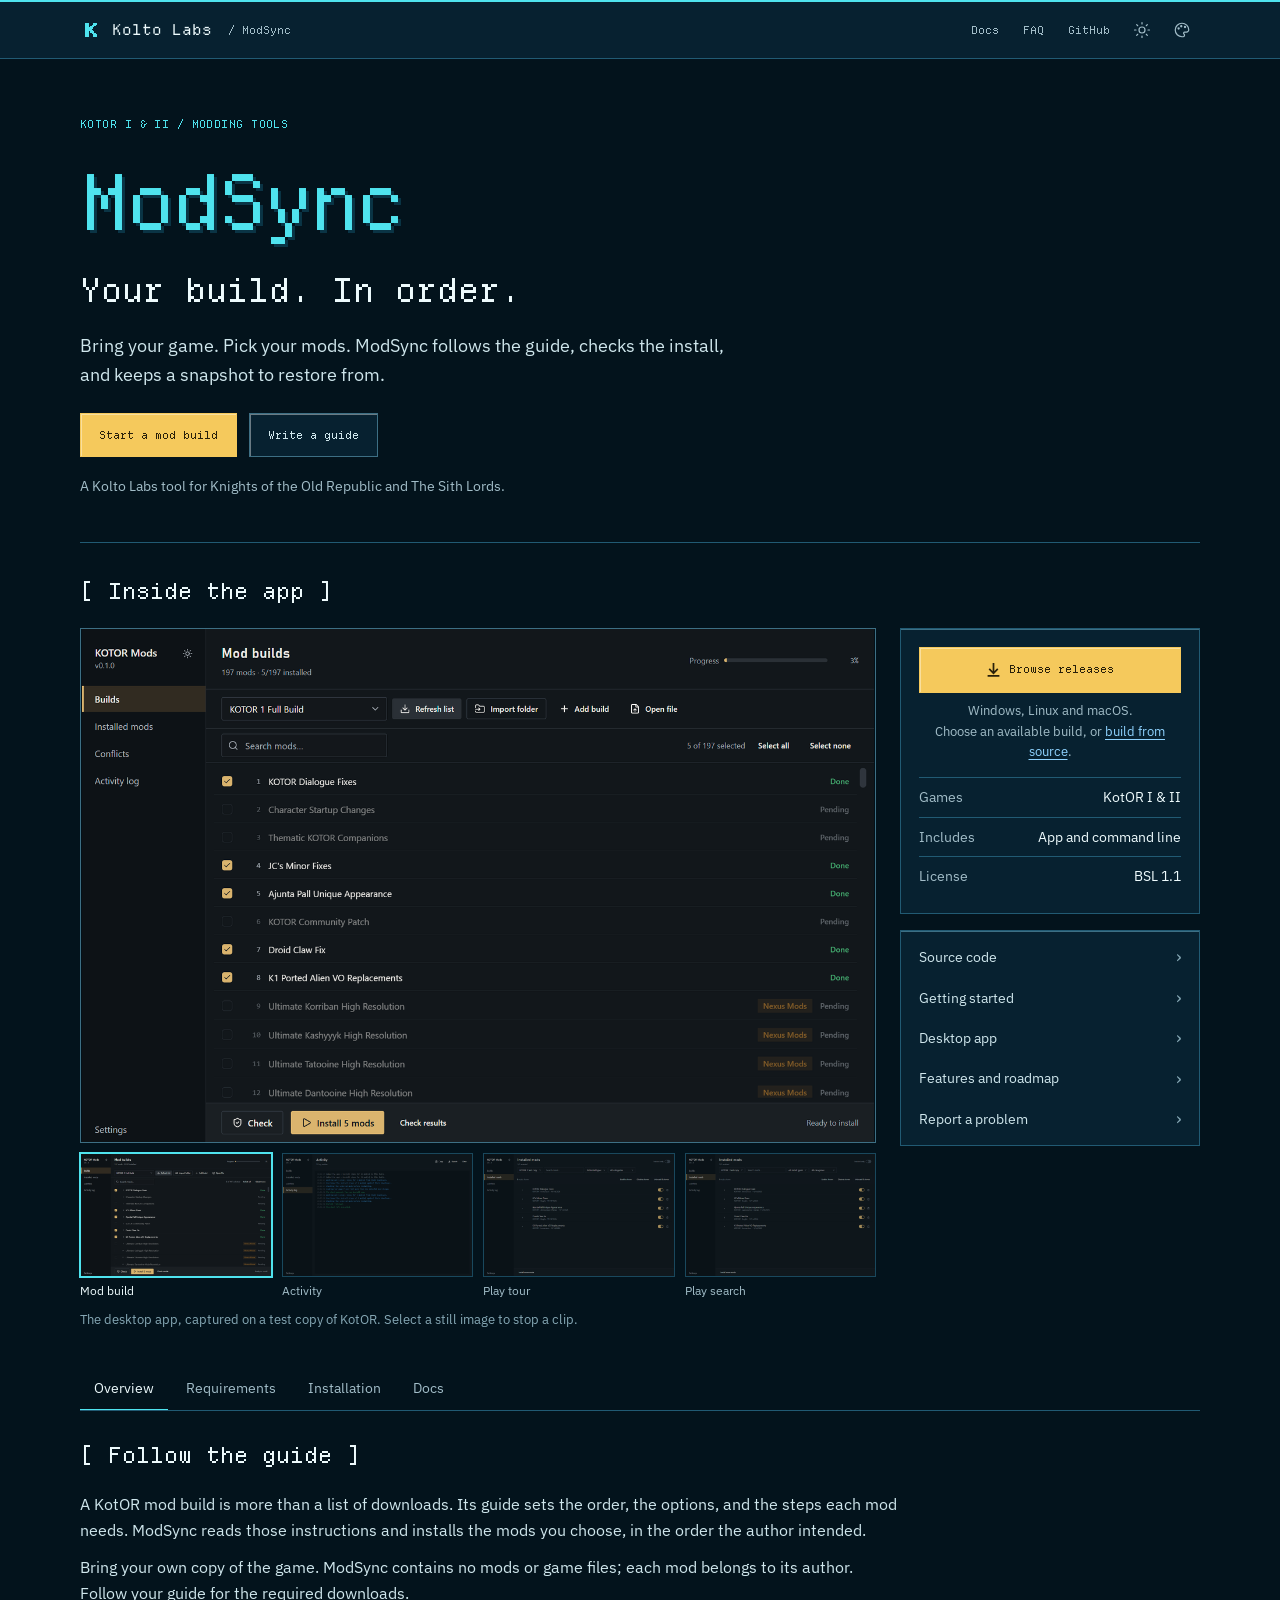
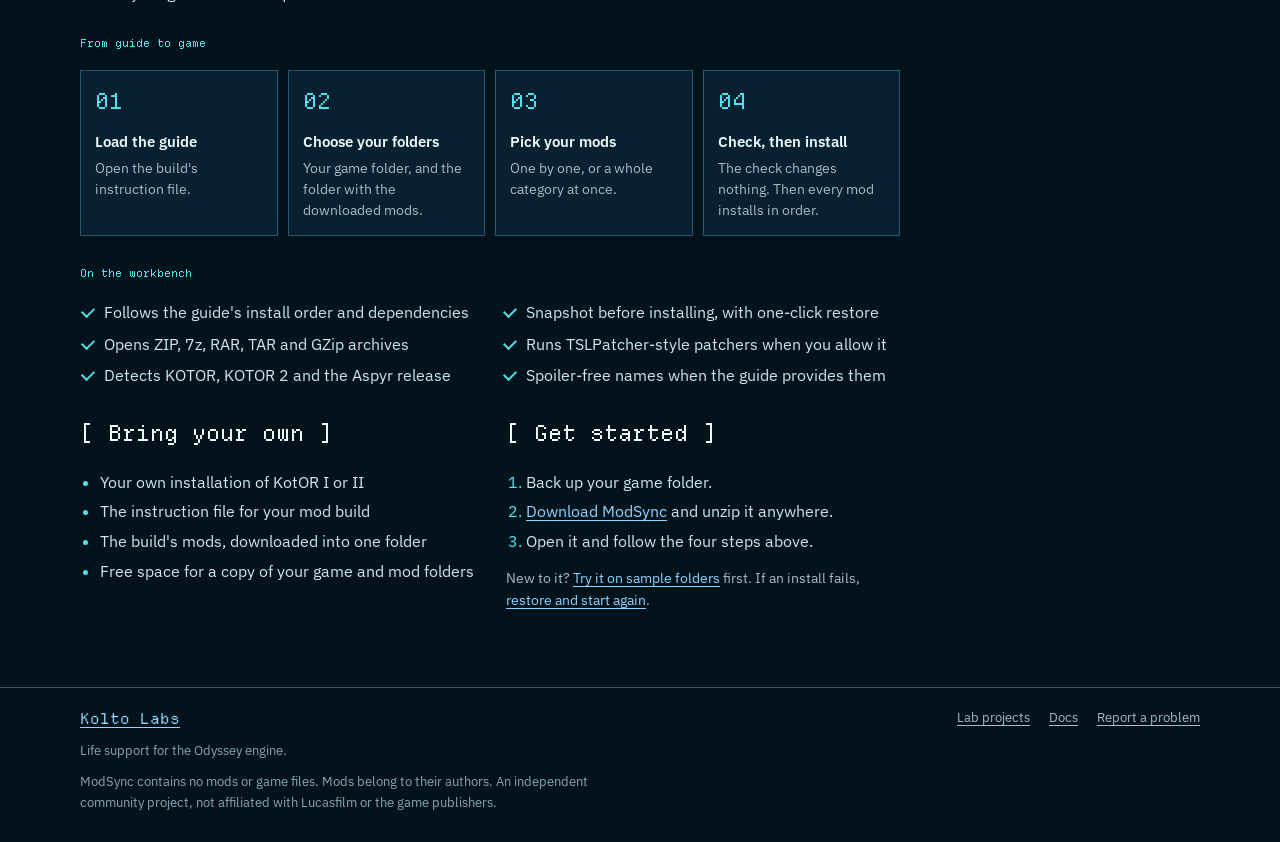
<file: site/index.html>
<!doctype html>
<html lang="en">
<head>
<meta charset="utf-8" />
<meta name="viewport" content="width=device-width, initial-scale=1" />
<title>ModSync — Your build. In order. | Kolto Labs</title>
<meta name="description" content="ModSync installs KOTOR 1 and KOTOR 2 mod builds from a guide's instruction file: the mods you pick, in the order the guide sets, with a check first and a snapshot to restore from." />
<meta name="theme-color" content="#03131c" />
<link rel="icon" href="assets/modsync.svg" type="image/svg+xml" />
<link rel="preload" href="assets/fonts/departure-mono.woff2" as="font" type="font/woff2" crossorigin />
<script src="assets/theme-init.js"></script>
<link rel="stylesheet" href="assets/site.css" />
<link rel="stylesheet" href="assets/classic.css" />
<script src="assets/site.js" defer></script>
</head>
<body class="home">
<a class="skip" href="#main">Skip to content</a>

<header class="mp-top">
  <div class="wrap">
    <a class="mark" href="https://koltolabs.bodecloud.workers.dev/" aria-label="Kolto Labs home"><img class="logo" src="assets/kolto-labs.svg" alt="" width="28" height="28" />Kolto Labs</a>
    <span class="project-name">/ ModSync</span>
    <nav aria-label="Site">
      <a href="getting-started.html">Docs</a>
      <a href="faq.html">FAQ</a>
      <a data-repo="" href="https://github.com/kolto-labs/ModSync.rs">GitHub</a>
      <button class="icon-btn" type="button" data-theme-toggle aria-pressed="false" aria-label="Switch appearance">
        <svg class="moon" viewBox="0 0 24 24" fill="none" stroke="currentColor" stroke-width="1.6" stroke-linecap="round" stroke-linejoin="round" aria-hidden="true"><path d="M12 3a9 9 0 1 0 9 9 7 7 0 0 1-9-9z"/></svg>
        <svg class="sun" viewBox="0 0 24 24" fill="none" stroke="currentColor" stroke-width="1.6" stroke-linecap="round" aria-hidden="true"><circle cx="12" cy="12" r="4"/><path d="M12 2v2M12 20v2M4.9 4.9l1.4 1.4M17.7 17.7l1.4 1.4M2 12h2M20 12h2M4.9 19.1l1.4-1.4M17.7 6.3l1.4-1.4"/></svg>
      </button>
      <button class="icon-btn" type="button" data-site-style-toggle aria-pressed="false" aria-label="Theme: Kolto Labs. Switch to Classic theme" title="Theme: Kolto Labs. Switch to Classic theme">
        <svg viewBox="0 0 24 24" fill="none" stroke="currentColor" stroke-width="1.6" stroke-linecap="round" stroke-linejoin="round" aria-hidden="true"><path d="M12 3a9 9 0 1 0 0 18h1.4a2 2 0 0 0 1.4-3.4l-.2-.2a1.5 1.5 0 0 1 1.1-2.6H18a3 3 0 0 0 3-3A9 9 0 0 0 12 3Z"/><circle cx="7.5" cy="10" r=".75" fill="currentColor"/><circle cx="11" cy="7" r=".75" fill="currentColor"/><circle cx="16" cy="8" r=".75" fill="currentColor"/></svg>
      </button>
    </nav>
  </div>
</header>

<main id="main" class="wrap mp">

  <header class="mp-head">
    <p class="mp-crumbs">KotOR I &amp; II / Modding tools</p>
    <h1>ModSync</h1>
    <p class="mp-deck">Your build. In order.</p>
    <p class="mp-tagline">Bring your game. Pick your mods. ModSync follows the guide, checks the install, and keeps a snapshot to restore from.</p>
    <div class="hero-actions">
      <a class="btn" href="getting-started.html">Start a mod build</a>
      <a class="btn secondary" href="walkthrough-authoring.html">Write a guide</a>
    </div>
    <p class="hero-note">A Kolto Labs tool for Knights of the Old Republic and The Sith Lords.</p>
  </header>

  <h2 class="section-label" id="app-preview">[ Inside the app ]</h2>

  <div class="mp-grid">

    <section class="mp-gallery" aria-labelledby="app-preview">
      <figure class="mp-stage">
        <img id="stage-img" src="assets/media/01-builds.png" width="1360" height="880" alt="A KotOR I build loaded in ModSync, with installed mods marked Done" />
      </figure>
      <ul class="mp-thumbs">
        <li><a href="assets/media/01-builds.png" data-stage aria-current="true" data-alt="A KotOR I build loaded in ModSync, with installed mods marked Done"><img src="assets/media/01-builds.png" alt="" width="1360" height="880" loading="lazy" /><span>Mod build</span></a></li>
        <li><a href="assets/media/06-activity.png" data-stage data-alt="The activity log after a check and an install"><img src="assets/media/06-activity.png" alt="" width="1360" height="880" loading="lazy" /><span>Activity</span></a></li>
        <li><a href="assets/media/tour.gif" data-stage data-alt="Animated tour: mod details, installed mods, conflicts, activity and settings"><img src="assets/media/02-library.png" alt="" width="1360" height="880" loading="lazy" /><span>Play tour</span></a></li>
        <li><a href="assets/media/library-search.gif" data-stage data-alt="Animated walkthrough of searching installed mods"><img src="assets/media/02-library.png" alt="" width="1360" height="880" loading="lazy" /><span>Play search</span></a></li>
      </ul>
      <p class="mp-caption">The desktop app, captured on a test copy of KotOR. Select a still image to stop a clip.</p>
    </section>

    <aside class="mp-side" aria-label="Download and details">
      <div class="card mp-get">
        <a class="btn big" data-repo="/releases" href="https://github.com/kolto-labs/ModSync.rs/releases">
          <svg viewBox="0 0 14 14" fill="none" aria-hidden="true"><path d="M7 1v9M3 6.5 7 10.5 11 6.5M1.5 13h11" stroke="currentColor" stroke-width="1.6"/></svg>
          <span>Browse releases</span>
        </a>
        <p class="mp-get-note">Windows, Linux and macOS.<br />Choose an available build, or <a href="getting-started.html#build">build from source</a>.</p>
        <dl class="facts">
          <dt>Games</dt><dd>KotOR I &amp; II</dd>
          <dt>Includes</dt><dd>App and command line</dd>
          <dt>License</dt><dd>BSL 1.1</dd>
        </dl>
      </div>
      <nav class="card mp-links" aria-label="Project links">
        <a data-repo="" href="https://github.com/kolto-labs/ModSync.rs">Source code</a>
        <a href="getting-started.html">Getting started</a>
        <a href="desktop.html">Desktop app</a>
        <a href="status.html">Features and roadmap</a>
        <a data-repo="/issues" href="https://github.com/kolto-labs/ModSync.rs/issues">Report a problem</a>
      </nav>
    </aside>

  </div>

  <nav class="mp-tabs" aria-label="Sections">
    <a href="#description">Overview</a>
    <a href="#requirements">Requirements</a>
    <a href="#installation">Installation</a>
    <a href="getting-started.html">Docs</a>
  </nav>

  <div class="mp-body">

    <section id="description" aria-labelledby="h-description">
      <h2 id="h-description">[ Follow the guide ]</h2>
      <p>A KotOR mod build is more than a list of downloads. Its guide sets the order, the options, and the steps each mod needs. ModSync reads those instructions and installs the mods you choose, in the order the author intended.</p>
      <p>Bring your own copy of the game. ModSync contains no mods or game files; each mod belongs to its author. Follow your guide for the required downloads.</p>

      <h3>From guide to game</h3>
      <ol class="steps">
        <li><b>Load the guide</b><span>Open the build's instruction file.</span></li>
        <li><b>Choose your folders</b><span>Your game folder, and the folder with the downloaded mods.</span></li>
        <li><b>Pick your mods</b><span>One by one, or a whole category at once.</span></li>
        <li><b>Check, then install</b><span>The check changes nothing. Then every mod installs in order.</span></li>
      </ol>

      <h3>On the workbench</h3>
      <ul class="ticks">
        <li>Follows the guide's install order and dependencies</li>
        <li>Snapshot before installing, with one-click restore</li>
        <li>Opens ZIP, 7z, RAR, TAR and GZip archives</li>
        <li>Runs TSLPatcher-style patchers when you allow it</li>
        <li>Detects KOTOR, KOTOR 2 and the Aspyr release</li>
        <li>Spoiler-free names when the guide provides them</li>
      </ul>
    </section>

    <div class="mp-pair">
      <section id="requirements" aria-labelledby="h-requirements">
        <h2 id="h-requirements">[ Bring your own ]</h2>
        <ul>
          <li>Your own installation of KotOR I or II</li>
          <li>The instruction file for your mod build</li>
          <li>The build's mods, downloaded into one folder</li>
          <li>Free space for a copy of your game and mod folders</li>
        </ul>
      </section>

      <section id="installation" aria-labelledby="h-installation">
        <h2 id="h-installation">[ Get started ]</h2>
        <ol>
          <li>Back up your game folder.</li>
          <li><a data-repo="/releases" href="https://github.com/kolto-labs/ModSync.rs/releases">Download ModSync</a> and unzip it anywhere.</li>
          <li>Open it and follow the four steps above.</li>
        </ol>
        <p class="small">New to it? <a href="getting-started.html#demo">Try it on sample folders</a> first. If an install fails, <a href="safety.html">restore and start again</a>.</p>
      </section>
    </div>

  </div>

</main>

<footer class="site-foot">
  <div class="wrap">
    <div class="foot-brand"><a href="https://koltolabs.bodecloud.workers.dev/">Kolto Labs</a><p>Life support for the Odyssey engine.</p><p class="foot-legal">ModSync contains no mods or game files. Mods belong to their authors. An independent community project, not affiliated with Lucasfilm or the game publishers.</p></div>
    <span><a href="https://koltolabs.bodecloud.workers.dev/projects/">Lab projects</a> <a href="getting-started.html">Docs</a> <a data-repo="/issues" href="https://github.com/kolto-labs/ModSync.rs/issues">Report a problem</a></span>
  </div>
</footer>

<script>
  // Gallery: thumbnails swap the large image. Without JavaScript they open the file.
  document.querySelectorAll('[data-stage]').forEach(function (link) {
    link.addEventListener('click', function (event) {
      event.preventDefault();
      var img = document.getElementById('stage-img');
      img.src = link.getAttribute('href');
      img.alt = link.dataset.alt;
      document.querySelectorAll('[data-stage]').forEach(function (other) { other.removeAttribute('aria-current'); });
      link.setAttribute('aria-current', 'true');
    });
  });
</script>
</body>
</html>
</file>
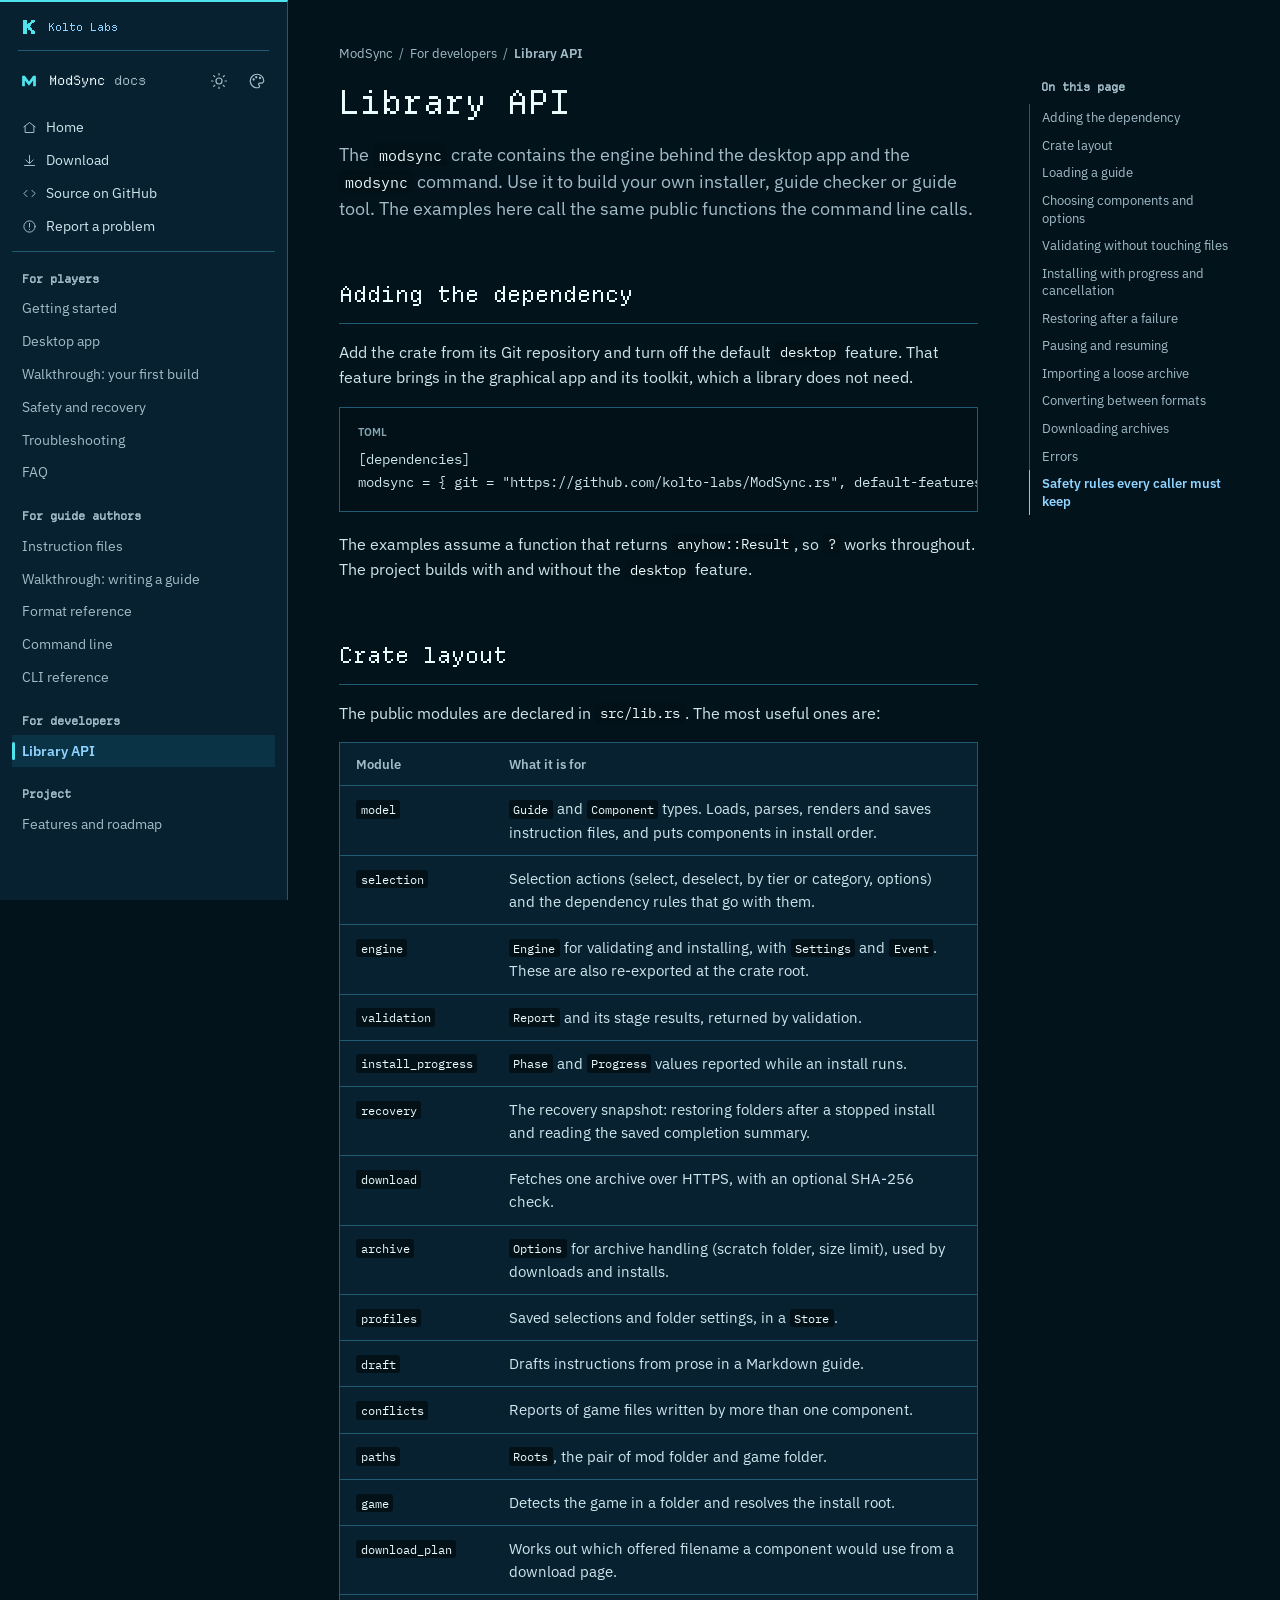
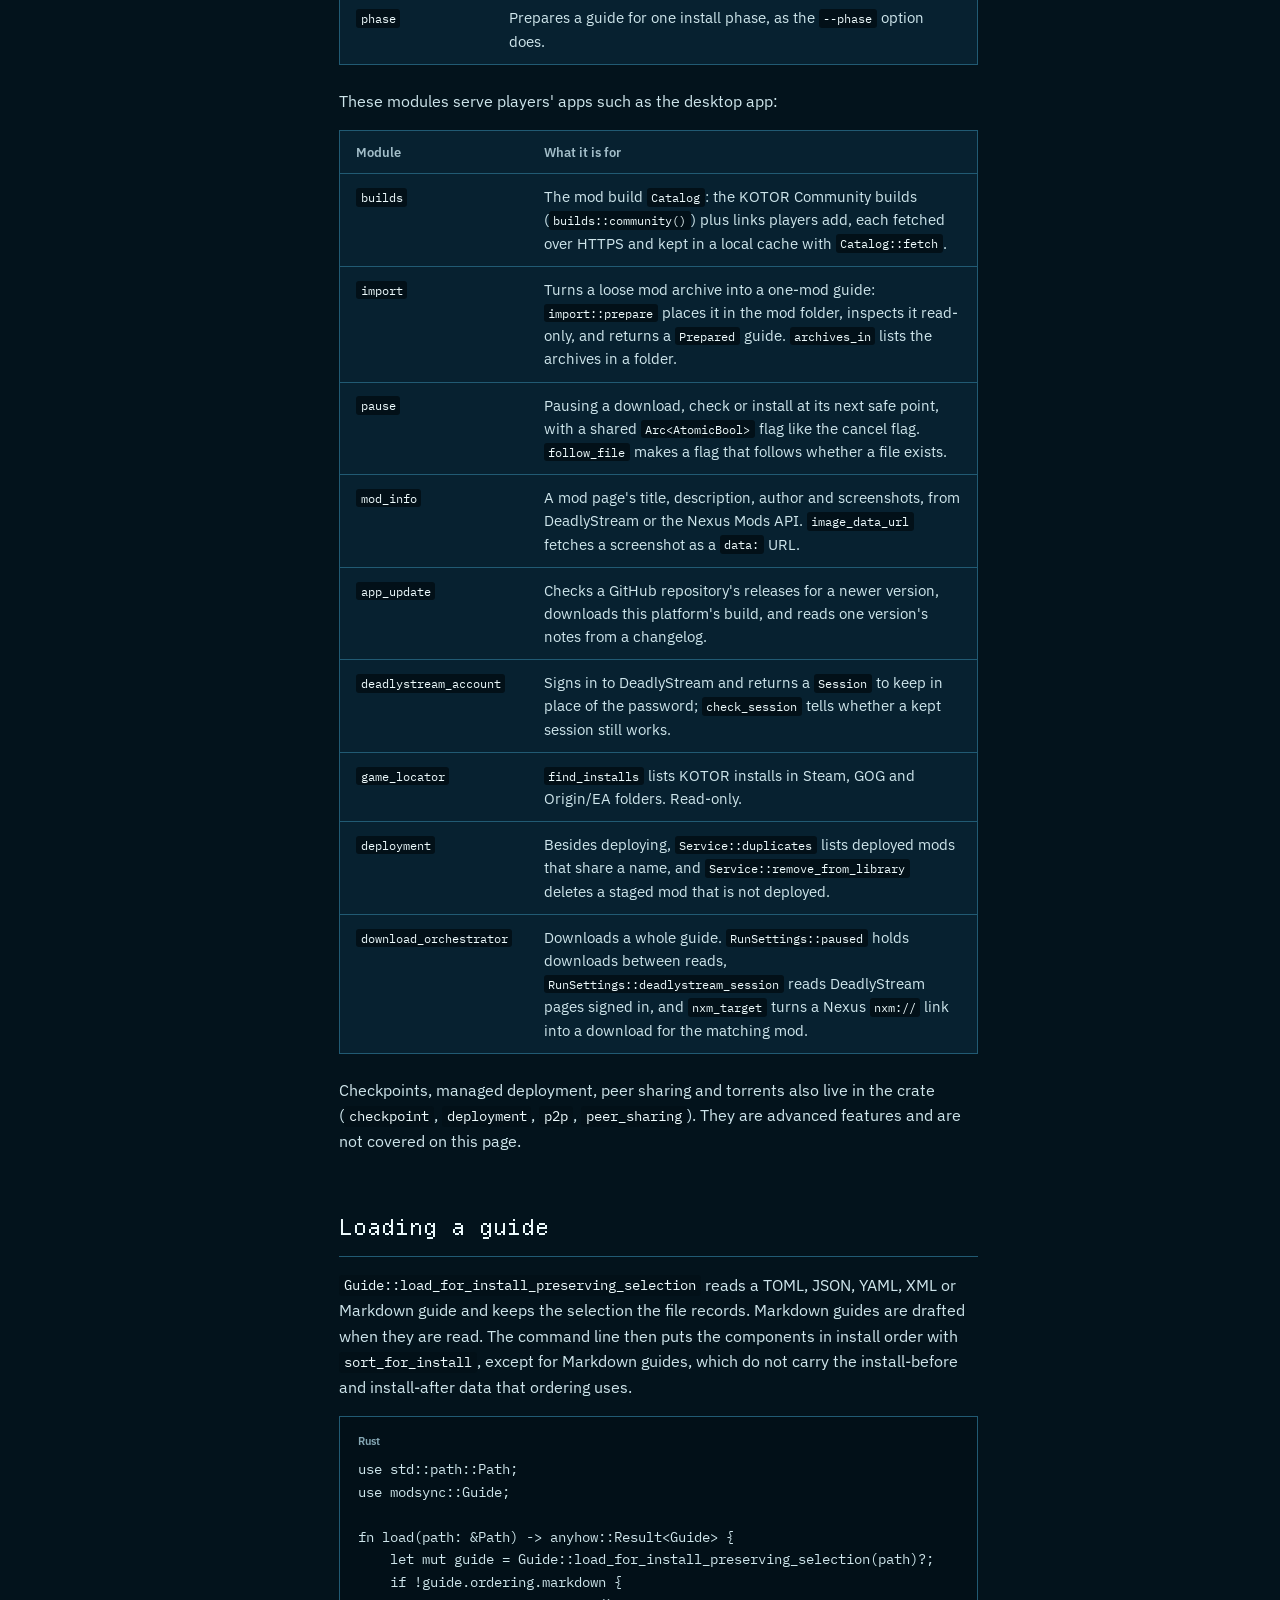
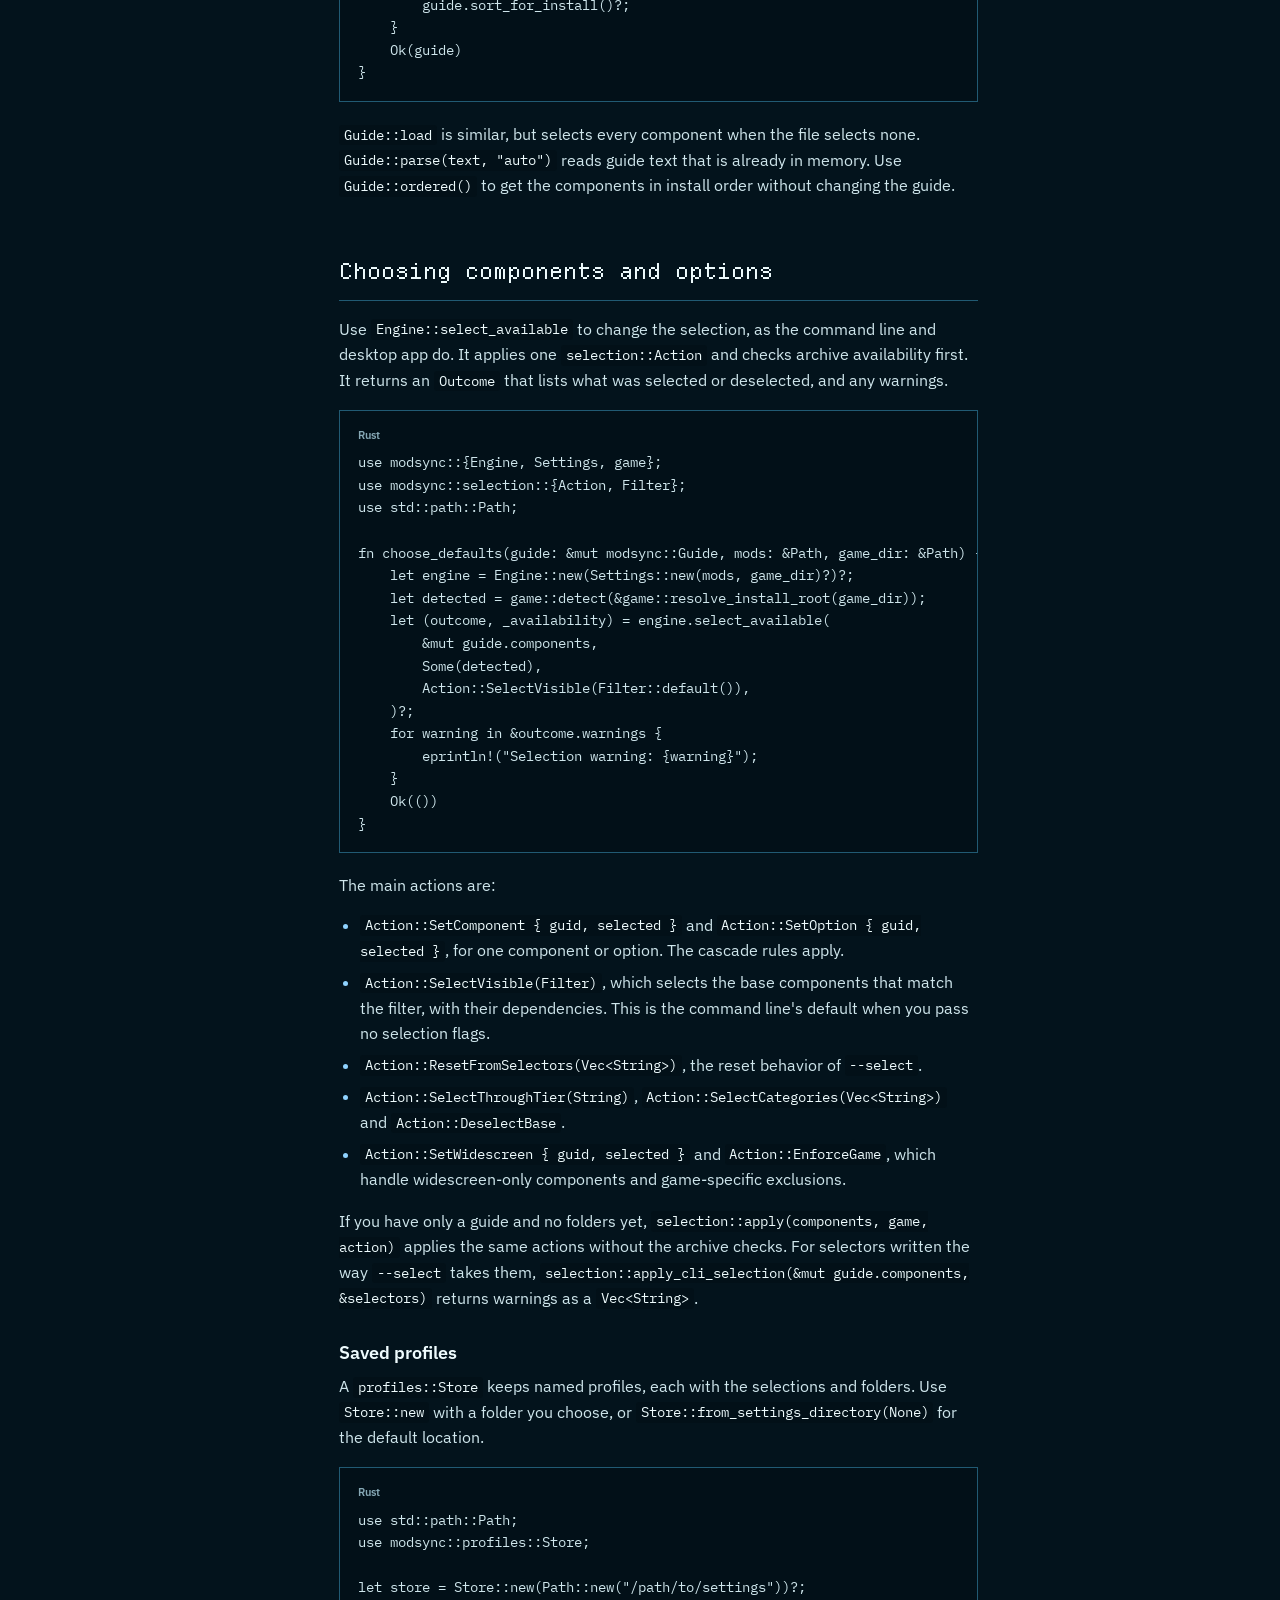
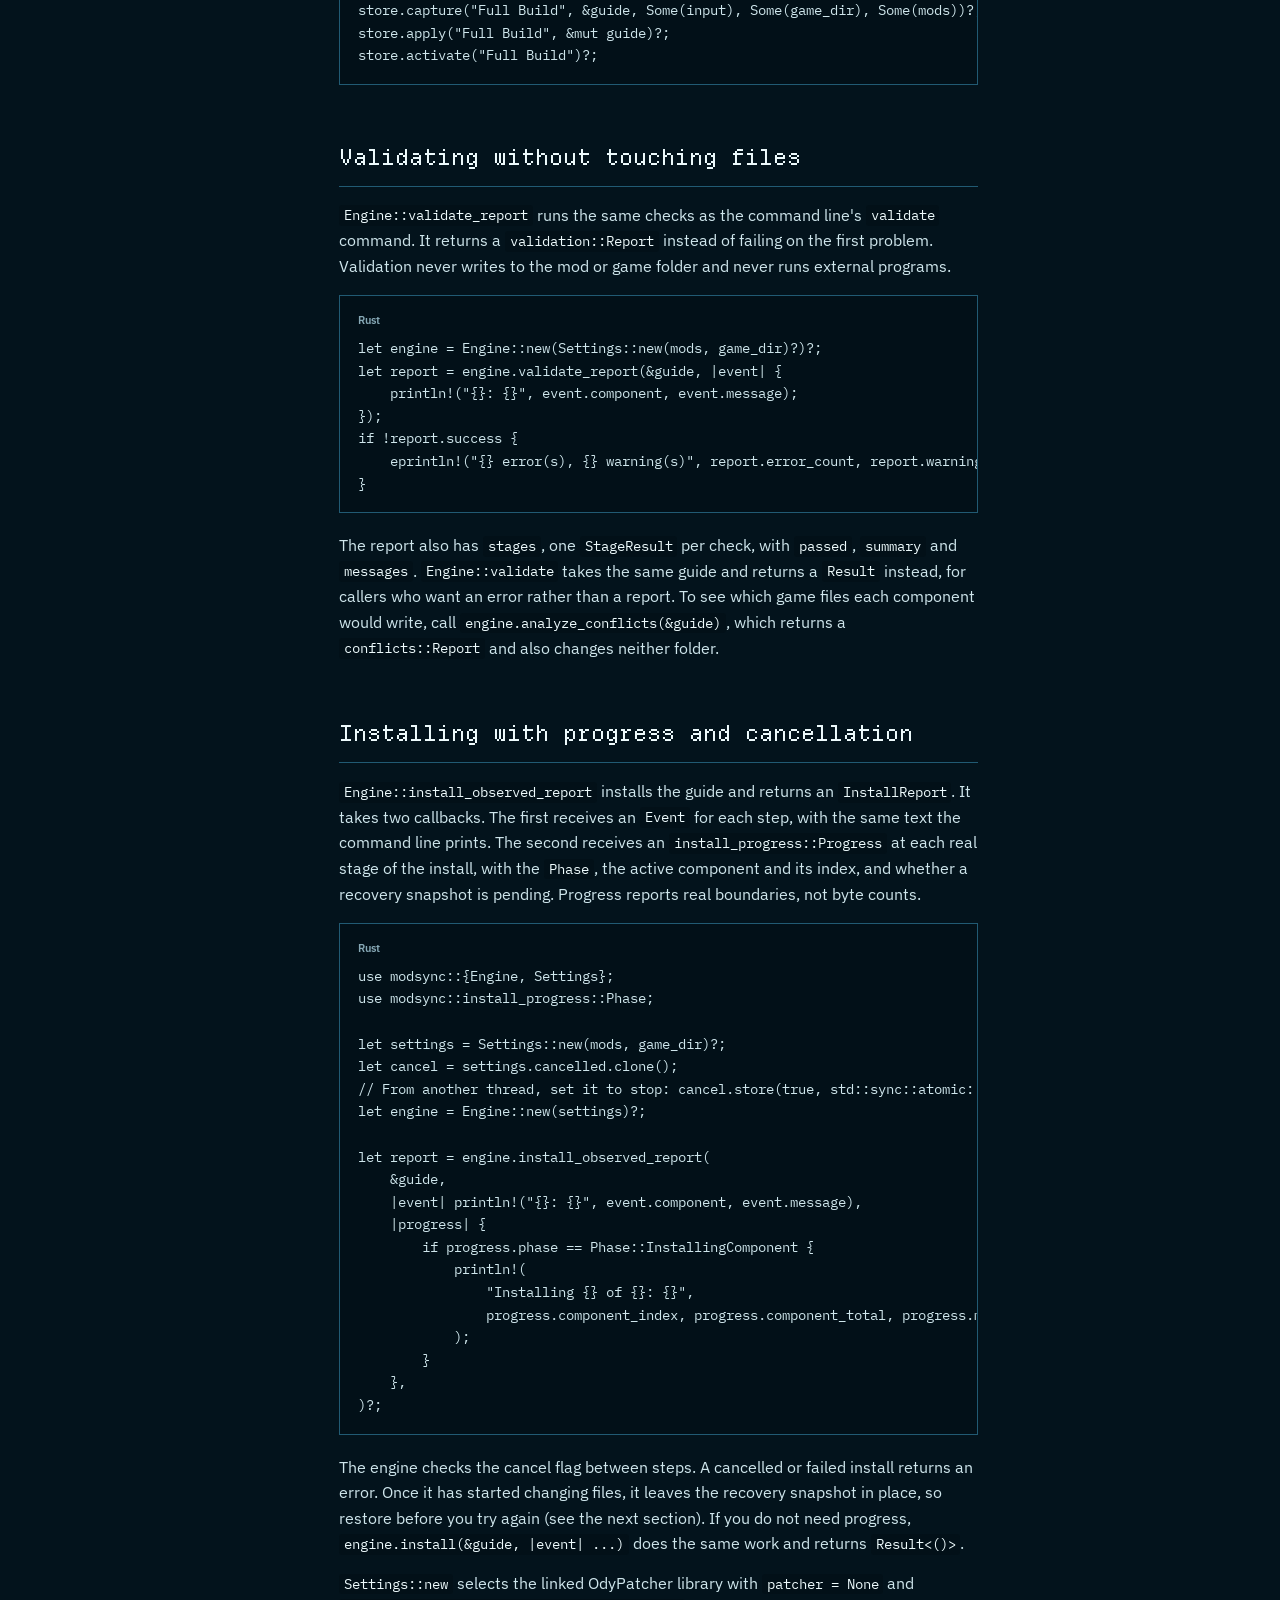
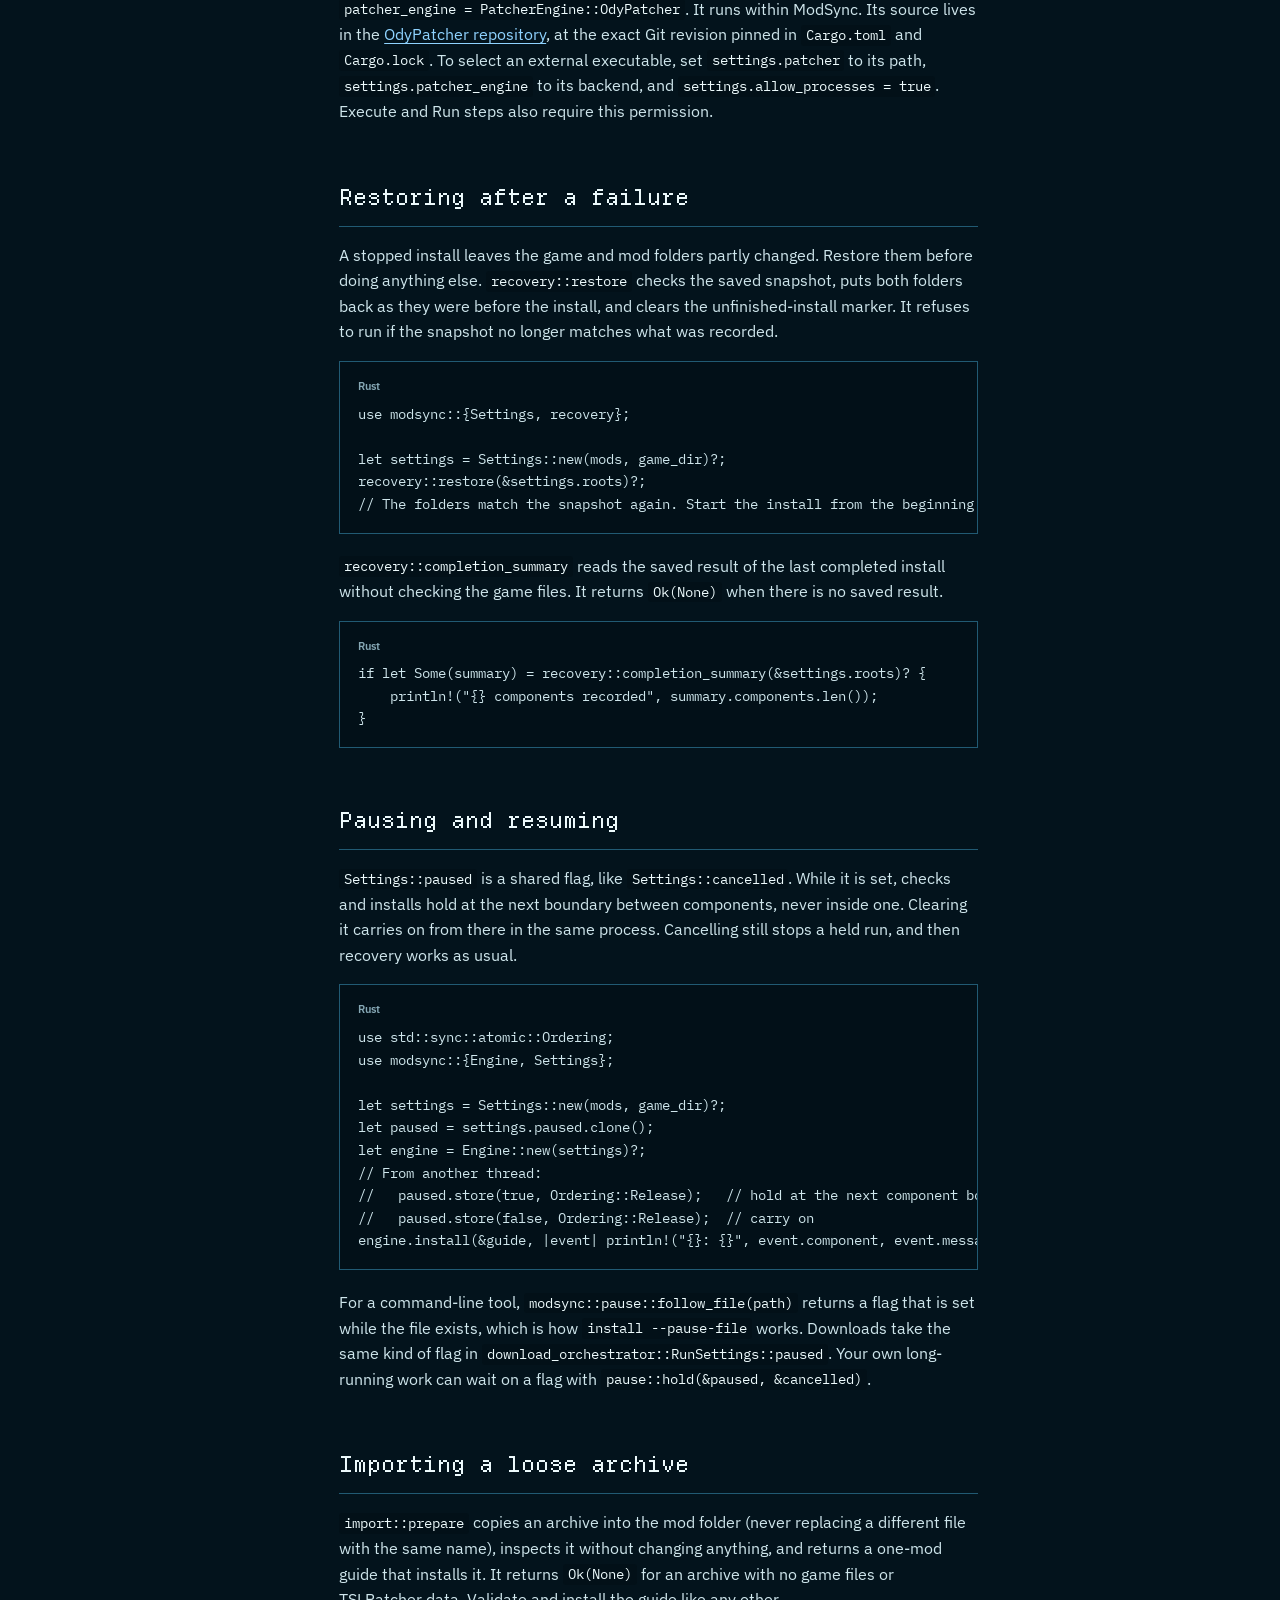
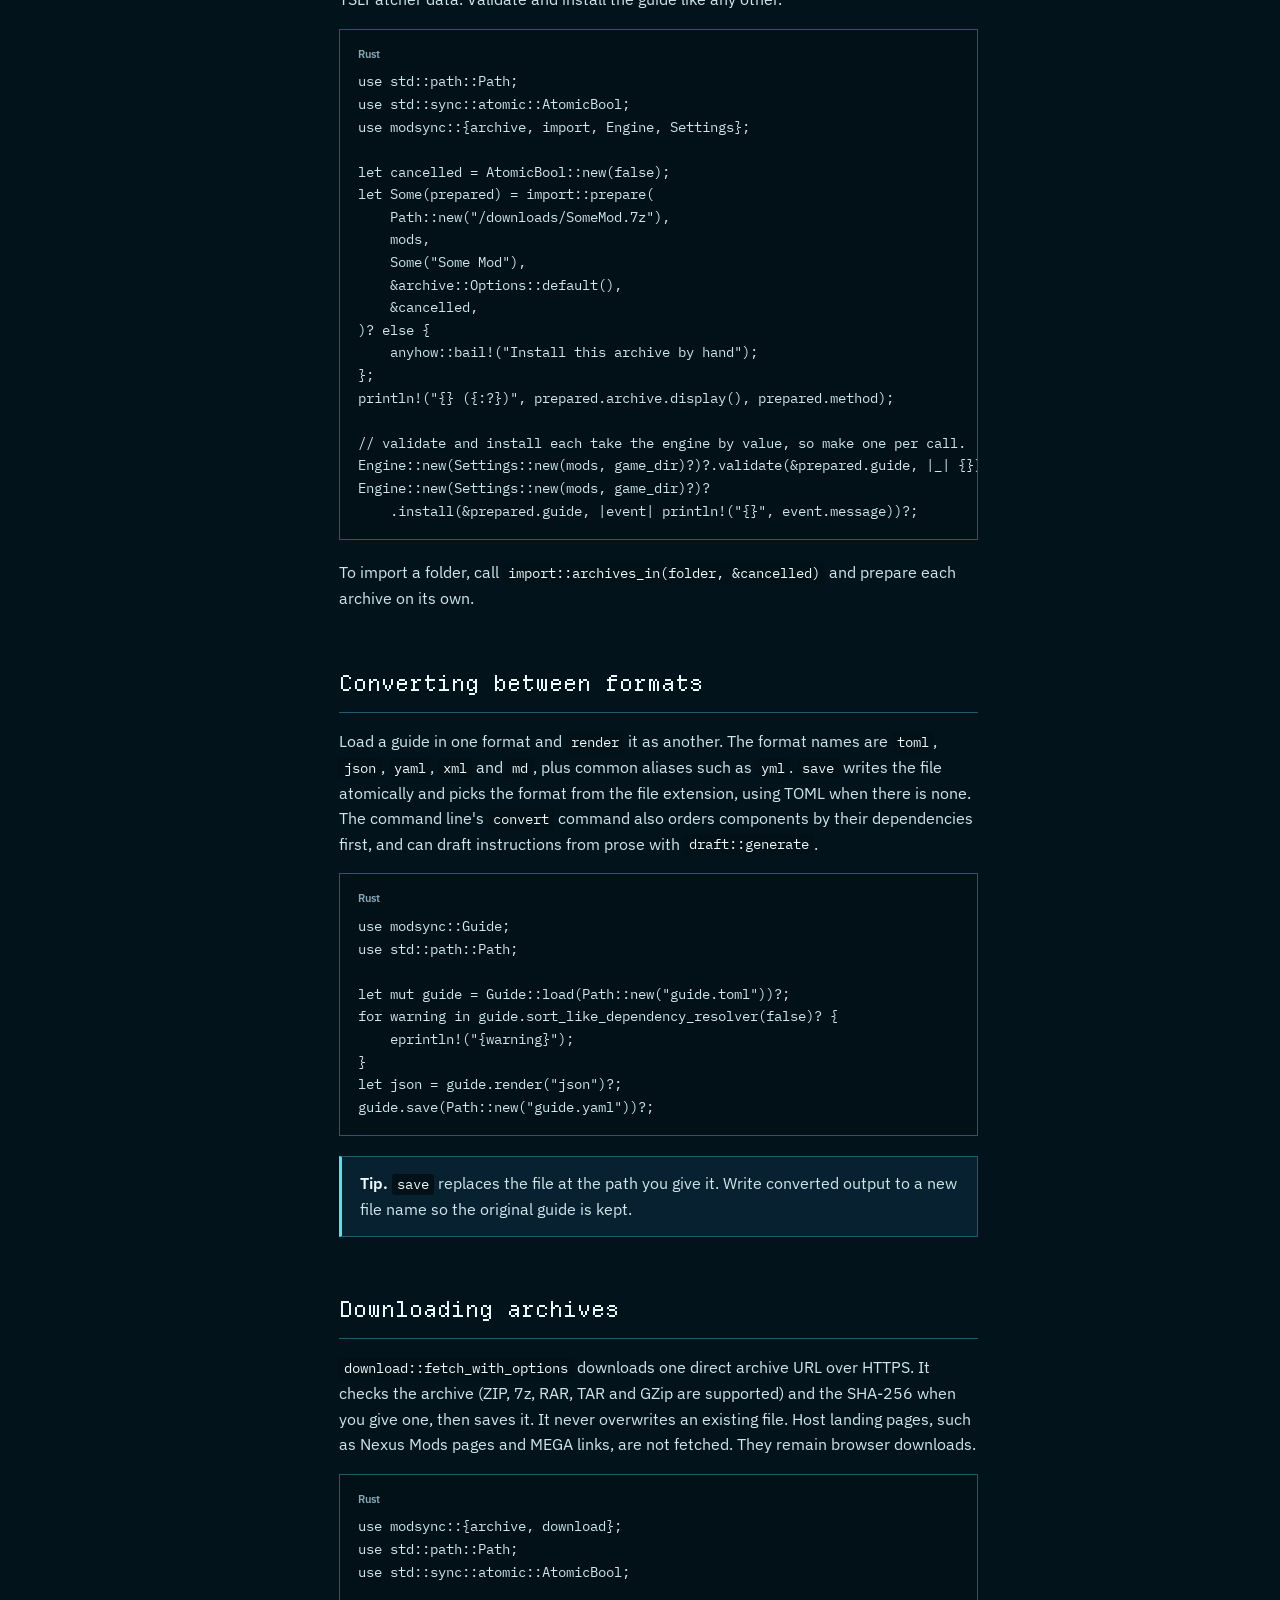
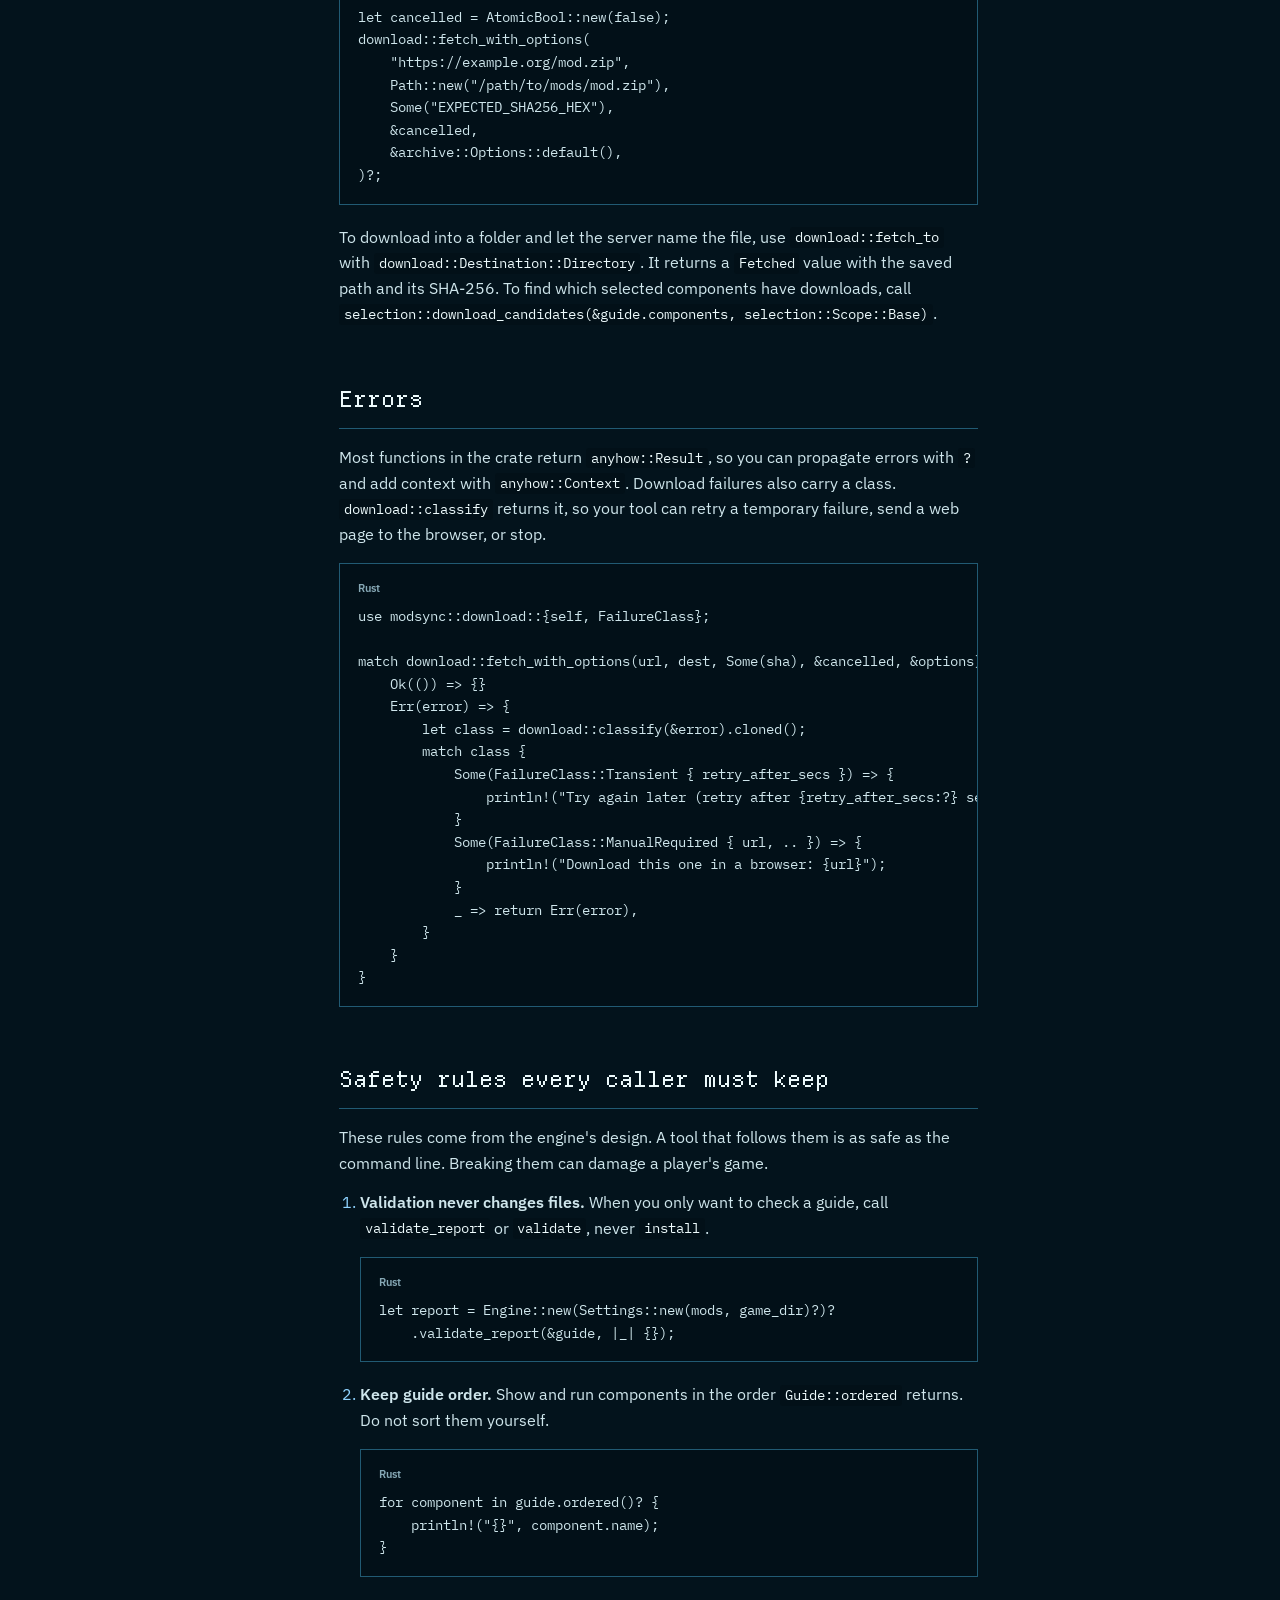
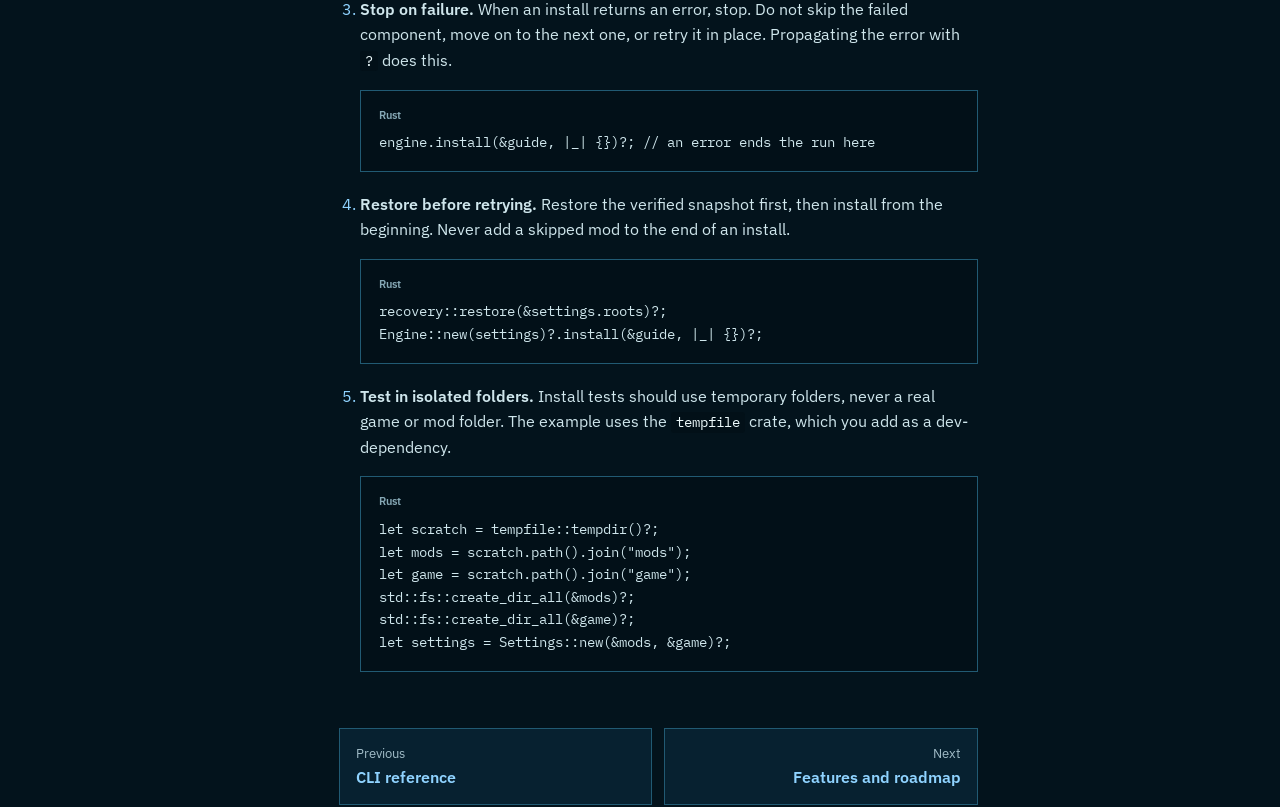
<file: site/api.html>
<!doctype html>
<html lang="en">
<head>
<meta charset="utf-8" />
<meta name="viewport" content="width=device-width, initial-scale=1" />
<title>Library API - ModSync | Kolto Labs</title>
<meta name="description" content="Guide to the modsync Rust library: load and validate guides, choose components, install with progress and cancellation, restore, convert, download and manage profiles." />
<meta name="theme-color" content="#03131c" />
<link rel="icon" href="assets/modsync.svg" type="image/svg+xml" />
<link rel="preload" href="assets/fonts/departure-mono.woff2" as="font" type="font/woff2" crossorigin />
<script src="assets/theme-init.js"></script>
<link rel="stylesheet" href="assets/site.css" />
<link rel="stylesheet" href="assets/classic.css" />
<script src="assets/site.js" defer></script>
</head>
<body>
<a class="skip" href="#content">Skip to content</a>
<div class="docs">
<aside class="docs-side">
  <a class="lab-link" href="https://koltolabs.bodecloud.workers.dev/"><img src="assets/kolto-labs.svg" alt="" width="22" height="22" />Kolto Labs</a>
  <div class="docs-side-top">
    <a class="docs-brand" href="./" aria-label="ModSync home"><img class="logo" data-project-logo src="assets/modsync.svg" alt="" width="22" height="22" />ModSync <span>docs</span></a>
    <button class="icon-btn" type="button" data-theme-toggle aria-pressed="false" aria-label="Switch appearance">
      <svg class="moon" viewBox="0 0 24 24" fill="none" stroke="currentColor" stroke-width="1.6" stroke-linecap="round" stroke-linejoin="round" aria-hidden="true"><path d="M12 3a9 9 0 1 0 9 9 7 7 0 0 1-9-9z"/></svg>
      <svg class="sun" viewBox="0 0 24 24" fill="none" stroke="currentColor" stroke-width="1.6" stroke-linecap="round" aria-hidden="true"><circle cx="12" cy="12" r="4"/><path d="M12 2v2M12 20v2M4.9 4.9l1.4 1.4M17.7 17.7l1.4 1.4M2 12h2M20 12h2M4.9 19.1l1.4-1.4M17.7 6.3l1.4-1.4"/></svg>
    </button>
      <button class="icon-btn" type="button" data-site-style-toggle aria-pressed="false" aria-label="Theme: Kolto Labs. Switch to Classic theme" title="Theme: Kolto Labs. Switch to Classic theme">
        <svg viewBox="0 0 24 24" fill="none" stroke="currentColor" stroke-width="1.6" stroke-linecap="round" stroke-linejoin="round" aria-hidden="true"><path d="M12 3a9 9 0 1 0 0 18h1.4a2 2 0 0 0 1.4-3.4l-.2-.2a1.5 1.5 0 0 1 1.1-2.6H18a3 3 0 0 0 3-3A9 9 0 0 0 12 3Z"/><circle cx="7.5" cy="10" r=".75" fill="currentColor"/><circle cx="11" cy="7" r=".75" fill="currentColor"/><circle cx="16" cy="8" r=".75" fill="currentColor"/></svg>
      </button>
    <button id="docs-menu" class="icon-btn docs-menu" type="button" aria-label="Show the list of pages" aria-expanded="false" aria-controls="docs-nav">
      <svg viewBox="0 0 24 24" fill="none" stroke="currentColor" stroke-width="1.6" stroke-linecap="round" aria-hidden="true"><path d="M4 7h16M4 12h16M4 17h16"/></svg>
    </button>
  </div>
  <nav id="docs-nav" class="docs-nav" aria-label="Documentation">
    <div class="docs-quick">
      <a href="./"><svg viewBox="0 0 24 24" fill="none" stroke="currentColor" stroke-width="1.6" stroke-linecap="round" stroke-linejoin="round" aria-hidden="true"><path d="M3 11 12 4l9 7"/><path d="M5 10v10h14V10"/></svg>Home</a>
      <a data-repo="/releases" href="https://github.com/kolto-labs/ModSync.rs/releases"><svg viewBox="0 0 24 24" fill="none" stroke="currentColor" stroke-width="1.6" stroke-linecap="round" stroke-linejoin="round" aria-hidden="true"><path d="M12 4v12M6 11l6 6 6-6M4 20h16"/></svg>Download</a>
      <a data-repo="" href="https://github.com/kolto-labs/ModSync.rs"><svg viewBox="0 0 24 24" fill="none" stroke="currentColor" stroke-width="1.6" stroke-linecap="round" stroke-linejoin="round" aria-hidden="true"><path d="m8 7-5 5 5 5M16 7l5 5-5 5"/></svg>Source on GitHub</a>
      <a data-repo="/issues" href="https://github.com/kolto-labs/ModSync.rs/issues"><svg viewBox="0 0 24 24" fill="none" stroke="currentColor" stroke-width="1.6" stroke-linecap="round" stroke-linejoin="round" aria-hidden="true"><circle cx="12" cy="12" r="9"/><path d="M12 7v6M12 16.5v.5"/></svg>Report a problem</a>
    </div>
    <h2>For players</h2><a href="getting-started.html">Getting started</a><a href="desktop.html">Desktop app</a><a href="walkthrough-install.html">Walkthrough: your first build</a><a href="safety.html">Safety and recovery</a><a href="troubleshooting.html">Troubleshooting</a><a href="faq.html">FAQ</a><h2>For guide authors</h2><a href="instruction-files.html">Instruction files</a><a href="walkthrough-authoring.html">Walkthrough: writing a guide</a><a href="format-reference.html">Format reference</a><a href="cli.html">Command line</a><a href="cli-reference.html">CLI reference</a><h2>For developers</h2><a href="api.html" aria-current="page">Library API</a><h2>Project</h2><a href="status.html">Features and roadmap</a>
  </nav>
</aside>
<div class="docs-main">
<main class="docs-article" id="content">
<p class="crumb"><a href="./">ModSync</a><span>/</span>For developers<span>/</span><strong>Library API</strong></p>
<h1>Library <span class="classic-serif">API</span></h1>
<p class="lead">The <code>modsync</code> crate contains the engine behind the desktop app and the <code>modsync</code> command. Use it to build your own installer, guide checker or guide tool. The examples here call the same public functions the command line calls.</p>

<section id="build">
<h2>Adding the dependency</h2>
<p>Add the crate from its Git repository and turn off the default <code>desktop</code> feature. That feature brings in the graphical app and its toolkit, which a library does not need.</p>
<pre class="code" data-lang="TOML" tabindex="0"><code>[dependencies]
modsync = { git = "https://github.com/kolto-labs/ModSync.rs", default-features = false }</code></pre>
<p>The examples assume a function that returns <code>anyhow::Result</code>, so <code>?</code> works throughout. The project builds with and without the <code>desktop</code> feature.</p>
</section>

<section id="layout">
<h2>Crate layout</h2>
<p>The public modules are declared in <code>src/lib.rs</code>. The most useful ones are:</p>
<div class="table"><table>
<thead><tr><th>Module</th><th>What it is for</th></tr></thead>
<tbody>
<tr><td><code>model</code></td><td><code>Guide</code> and <code>Component</code> types. Loads, parses, renders and saves instruction files, and puts components in install order.</td></tr>
<tr><td><code>selection</code></td><td>Selection actions (select, deselect, by tier or category, options) and the dependency rules that go with them.</td></tr>
<tr><td><code>engine</code></td><td><code>Engine</code> for validating and installing, with <code>Settings</code> and <code>Event</code>. These are also re-exported at the crate root.</td></tr>
<tr><td><code>validation</code></td><td><code>Report</code> and its stage results, returned by validation.</td></tr>
<tr><td><code>install_progress</code></td><td><code>Phase</code> and <code>Progress</code> values reported while an install runs.</td></tr>
<tr><td><code>recovery</code></td><td>The recovery snapshot: restoring folders after a stopped install and reading the saved completion summary.</td></tr>
<tr><td><code>download</code></td><td>Fetches one archive over HTTPS, with an optional SHA-256 check.</td></tr>
<tr><td><code>archive</code></td><td><code>Options</code> for archive handling (scratch folder, size limit), used by downloads and installs.</td></tr>
<tr><td><code>profiles</code></td><td>Saved selections and folder settings, in a <code>Store</code>.</td></tr>
<tr><td><code>draft</code></td><td>Drafts instructions from prose in a Markdown guide.</td></tr>
<tr><td><code>conflicts</code></td><td>Reports of game files written by more than one component.</td></tr>
<tr><td><code>paths</code></td><td><code>Roots</code>, the pair of mod folder and game folder.</td></tr>
<tr><td><code>game</code></td><td>Detects the game in a folder and resolves the install root.</td></tr>
<tr><td><code>download_plan</code></td><td>Works out which offered filename a component would use from a download page.</td></tr>
<tr><td><code>phase</code></td><td>Prepares a guide for one install phase, as the <code>--phase</code> option does.</td></tr>
</tbody></table></div>
<p>These modules serve players' apps such as the desktop app:</p>
<div class="table"><table>
<thead><tr><th>Module</th><th>What it is for</th></tr></thead>
<tbody>
<tr><td><code>builds</code></td><td>The mod build <code>Catalog</code>: the KOTOR Community builds (<code>builds::community()</code>) plus links players add, each fetched over HTTPS and kept in a local cache with <code>Catalog::fetch</code>.</td></tr>
<tr><td><code>import</code></td><td>Turns a loose mod archive into a one-mod guide: <code>import::prepare</code> places it in the mod folder, inspects it read-only, and returns a <code>Prepared</code> guide. <code>archives_in</code> lists the archives in a folder.</td></tr>
<tr><td><code>pause</code></td><td>Pausing a download, check or install at its next safe point, with a shared <code>Arc&lt;AtomicBool&gt;</code> flag like the cancel flag. <code>follow_file</code> makes a flag that follows whether a file exists.</td></tr>
<tr><td><code>mod_info</code></td><td>A mod page's title, description, author and screenshots, from DeadlyStream or the Nexus Mods API. <code>image_data_url</code> fetches a screenshot as a <code>data:</code> URL.</td></tr>
<tr><td><code>app_update</code></td><td>Checks a GitHub repository's releases for a newer version, downloads this platform's build, and reads one version's notes from a changelog.</td></tr>
<tr><td><code>deadlystream_account</code></td><td>Signs in to DeadlyStream and returns a <code>Session</code> to keep in place of the password; <code>check_session</code> tells whether a kept session still works.</td></tr>
<tr><td><code>game_locator</code></td><td><code>find_installs</code> lists KOTOR installs in Steam, GOG and Origin/EA folders. Read-only.</td></tr>
<tr><td><code>deployment</code></td><td>Besides deploying, <code>Service::duplicates</code> lists deployed mods that share a name, and <code>Service::remove_from_library</code> deletes a staged mod that is not deployed.</td></tr>
<tr><td><code>download_orchestrator</code></td><td>Downloads a whole guide. <code>RunSettings::paused</code> holds downloads between reads, <code>RunSettings::deadlystream_session</code> reads DeadlyStream pages signed in, and <code>nxm_target</code> turns a Nexus <code>nxm://</code> link into a download for the matching mod.</td></tr>
</tbody></table></div>
<p>Checkpoints, managed deployment, peer sharing and torrents also live in the crate (<code>checkpoint</code>, <code>deployment</code>, <code>p2p</code>, <code>peer_sharing</code>). They are advanced features and are not covered on this page.</p>
</section>

<section id="load">
<h2>Loading a guide</h2>
<p><code>Guide::load_for_install_preserving_selection</code> reads a TOML, JSON, YAML, XML or Markdown guide and keeps the selection the file records. Markdown guides are drafted when they are read. The command line then puts the components in install order with <code>sort_for_install</code>, except for Markdown guides, which do not carry the install-before and install-after data that ordering uses.</p>
<pre class="code" data-lang="Rust" tabindex="0"><code>use std::path::Path;
use modsync::Guide;

fn load(path: &amp;Path) -&gt; anyhow::Result&lt;Guide&gt; {
    let mut guide = Guide::load_for_install_preserving_selection(path)?;
    if !guide.ordering.markdown {
        guide.sort_for_install()?;
    }
    Ok(guide)
}</code></pre>
<p><code>Guide::load</code> is similar, but selects every component when the file selects none. <code>Guide::parse(text, "auto")</code> reads guide text that is already in memory. Use <code>Guide::ordered()</code> to get the components in install order without changing the guide.</p>
</section>

<section id="choose">
<h2>Choosing components and options</h2>
<p>Use <code>Engine::select_available</code> to change the selection, as the command line and desktop app do. It applies one <code>selection::Action</code> and checks archive availability first. It returns an <code>Outcome</code> that lists what was selected or deselected, and any warnings.</p>
<pre class="code" data-lang="Rust" tabindex="0"><code>use modsync::{Engine, Settings, game};
use modsync::selection::{Action, Filter};
use std::path::Path;

fn choose_defaults(guide: &amp;mut modsync::Guide, mods: &amp;Path, game_dir: &amp;Path) -&gt; anyhow::Result&lt;()&gt; {
    let engine = Engine::new(Settings::new(mods, game_dir)?)?;
    let detected = game::detect(&amp;game::resolve_install_root(game_dir));
    let (outcome, _availability) = engine.select_available(
        &amp;mut guide.components,
        Some(detected),
        Action::SelectVisible(Filter::default()),
    )?;
    for warning in &amp;outcome.warnings {
        eprintln!("Selection warning: {warning}");
    }
    Ok(())
}</code></pre>
<p>The main actions are:</p>
<ul>
<li><code>Action::SetComponent { guid, selected }</code> and <code>Action::SetOption { guid, selected }</code>, for one component or option. The cascade rules apply.</li>
<li><code>Action::SelectVisible(Filter)</code>, which selects the base components that match the filter, with their dependencies. This is the command line's default when you pass no selection flags.</li>
<li><code>Action::ResetFromSelectors(Vec&lt;String&gt;)</code>, the reset behavior of <code>--select</code>.</li>
<li><code>Action::SelectThroughTier(String)</code>, <code>Action::SelectCategories(Vec&lt;String&gt;)</code> and <code>Action::DeselectBase</code>.</li>
<li><code>Action::SetWidescreen { guid, selected }</code> and <code>Action::EnforceGame</code>, which handle widescreen-only components and game-specific exclusions.</li>
</ul>
<p>If you have only a guide and no folders yet, <code>selection::apply(components, game, action)</code> applies the same actions without the archive checks. For selectors written the way <code>--select</code> takes them, <code>selection::apply_cli_selection(&amp;mut guide.components, &amp;selectors)</code> returns warnings as a <code>Vec&lt;String&gt;</code>.</p>

<h3>Saved profiles</h3>
<p>A <code>profiles::Store</code> keeps named profiles, each with the selections and folders. Use <code>Store::new</code> with a folder you choose, or <code>Store::from_settings_directory(None)</code> for the default location.</p>
<pre class="code" data-lang="Rust" tabindex="0"><code>use std::path::Path;
use modsync::profiles::Store;

let store = Store::new(Path::new("/path/to/settings"))?;
store.capture("Full Build", &amp;guide, Some(input), Some(game_dir), Some(mods))?;
store.apply("Full Build", &amp;mut guide)?;
store.activate("Full Build")?;</code></pre>
</section>

<section id="validate">
<h2>Validating without touching files</h2>
<p><code>Engine::validate_report</code> runs the same checks as the command line's <code>validate</code> command. It returns a <code>validation::Report</code> instead of failing on the first problem. Validation never writes to the mod or game folder and never runs external programs.</p>
<pre class="code" data-lang="Rust" tabindex="0"><code>let engine = Engine::new(Settings::new(mods, game_dir)?)?;
let report = engine.validate_report(&amp;guide, |event| {
    println!("{}: {}", event.component, event.message);
});
if !report.success {
    eprintln!("{} error(s), {} warning(s)", report.error_count, report.warning_count);
}</code></pre>
<p>The report also has <code>stages</code>, one <code>StageResult</code> per check, with <code>passed</code>, <code>summary</code> and <code>messages</code>. <code>Engine::validate</code> takes the same guide and returns a <code>Result</code> instead, for callers who want an error rather than a report. To see which game files each component would write, call <code>engine.analyze_conflicts(&amp;guide)</code>, which returns a <code>conflicts::Report</code> and also changes neither folder.</p>
</section>

<section id="install">
<h2>Installing with progress and cancellation</h2>
<p><code>Engine::install_observed_report</code> installs the guide and returns an <code>InstallReport</code>. It takes two callbacks. The first receives an <code>Event</code> for each step, with the same text the command line prints. The second receives an <code>install_progress::Progress</code> at each real stage of the install, with the <code>Phase</code>, the active component and its index, and whether a recovery snapshot is pending. Progress reports real boundaries, not byte counts.</p>
<pre class="code" data-lang="Rust" tabindex="0"><code>use modsync::{Engine, Settings};
use modsync::install_progress::Phase;

let settings = Settings::new(mods, game_dir)?;
let cancel = settings.cancelled.clone();
// From another thread, set it to stop: cancel.store(true, std::sync::atomic::Ordering::Relaxed);
let engine = Engine::new(settings)?;

let report = engine.install_observed_report(
    &amp;guide,
    |event| println!("{}: {}", event.component, event.message),
    |progress| {
        if progress.phase == Phase::InstallingComponent {
            println!(
                "Installing {} of {}: {}",
                progress.component_index, progress.component_total, progress.message
            );
        }
    },
)?;</code></pre>
<p>The engine checks the cancel flag between steps. A cancelled or failed install returns an error. Once it has started changing files, it leaves the recovery snapshot in place, so restore before you try again (see the next section). If you do not need progress, <code>engine.install(&amp;guide, |event| ...)</code> does the same work and returns <code>Result&lt;()&gt;</code>.</p>
<p><code>Settings::new</code> selects the linked OdyPatcher library with <code>patcher = None</code> and <code>patcher_engine = PatcherEngine::OdyPatcher</code>. It runs within ModSync. Its source lives in the <a href="https://github.com/kolto-labs/OdyPatcher">OdyPatcher repository</a>, at the exact Git revision pinned in <code>Cargo.toml</code> and <code>Cargo.lock</code>. To select an external executable, set <code>settings.patcher</code> to its path, <code>settings.patcher_engine</code> to its backend, and <code>settings.allow_processes = true</code>. Execute and Run steps also require this permission.</p>
</section>

<section id="restore">
<h2>Restoring after a failure</h2>
<p>A stopped install leaves the game and mod folders partly changed. Restore them before doing anything else. <code>recovery::restore</code> checks the saved snapshot, puts both folders back as they were before the install, and clears the unfinished-install marker. It refuses to run if the snapshot no longer matches what was recorded.</p>
<pre class="code" data-lang="Rust" tabindex="0"><code>use modsync::{Settings, recovery};

let settings = Settings::new(mods, game_dir)?;
recovery::restore(&amp;settings.roots)?;
// The folders match the snapshot again. Start the install from the beginning to retry.</code></pre>
<p><code>recovery::completion_summary</code> reads the saved result of the last completed install without checking the game files. It returns <code>Ok(None)</code> when there is no saved result.</p>
<pre class="code" data-lang="Rust" tabindex="0"><code>if let Some(summary) = recovery::completion_summary(&amp;settings.roots)? {
    println!("{} components recorded", summary.components.len());
}</code></pre>
</section>

<section id="pause">
<h2>Pausing and resuming</h2>
<p><code>Settings::paused</code> is a shared flag, like <code>Settings::cancelled</code>. While it is set, checks and installs hold at the next boundary between components, never inside one. Clearing it carries on from there in the same process. Cancelling still stops a held run, and then recovery works as usual.</p>
<pre class="code" data-lang="Rust" tabindex="0"><code>use std::sync::atomic::Ordering;
use modsync::{Engine, Settings};

let settings = Settings::new(mods, game_dir)?;
let paused = settings.paused.clone();
let engine = Engine::new(settings)?;
// From another thread:
//   paused.store(true, Ordering::Release);   // hold at the next component boundary
//   paused.store(false, Ordering::Release);  // carry on
engine.install(&amp;guide, |event| println!("{}: {}", event.component, event.message))?;</code></pre>
<p>For a command-line tool, <code>modsync::pause::follow_file(path)</code> returns a flag that is set while the file exists, which is how <code>install --pause-file</code> works. Downloads take the same kind of flag in <code>download_orchestrator::RunSettings::paused</code>. Your own long-running work can wait on a flag with <code>pause::hold(&amp;paused, &amp;cancelled)</code>.</p>
</section>

<section id="import">
<h2>Importing a loose archive</h2>
<p><code>import::prepare</code> copies an archive into the mod folder (never replacing a different file with the same name), inspects it without changing anything, and returns a one-mod guide that installs it. It returns <code>Ok(None)</code> for an archive with no game files or TSLPatcher data. Validate and install the guide like any other.</p>
<pre class="code" data-lang="Rust" tabindex="0"><code>use std::path::Path;
use std::sync::atomic::AtomicBool;
use modsync::{archive, import, Engine, Settings};

let cancelled = AtomicBool::new(false);
let Some(prepared) = import::prepare(
    Path::new("/downloads/SomeMod.7z"),
    mods,
    Some("Some Mod"),
    &amp;archive::Options::default(),
    &amp;cancelled,
)? else {
    anyhow::bail!("Install this archive by hand");
};
println!("{} ({:?})", prepared.archive.display(), prepared.method);

// validate and install each take the engine by value, so make one per call.
Engine::new(Settings::new(mods, game_dir)?)?.validate(&amp;prepared.guide, |_| {})?;
Engine::new(Settings::new(mods, game_dir)?)?
    .install(&amp;prepared.guide, |event| println!("{}", event.message))?;</code></pre>
<p>To import a folder, call <code>import::archives_in(folder, &amp;cancelled)</code> and prepare each archive on its own.</p>
</section>

<section id="convert">
<h2>Converting between formats</h2>
<p>Load a guide in one format and <code>render</code> it as another. The format names are <code>toml</code>, <code>json</code>, <code>yaml</code>, <code>xml</code> and <code>md</code>, plus common aliases such as <code>yml</code>. <code>save</code> writes the file atomically and picks the format from the file extension, using TOML when there is none. The command line's <code>convert</code> command also orders components by their dependencies first, and can draft instructions from prose with <code>draft::generate</code>.</p>
<pre class="code" data-lang="Rust" tabindex="0"><code>use modsync::Guide;
use std::path::Path;

let mut guide = Guide::load(Path::new("guide.toml"))?;
for warning in guide.sort_like_dependency_resolver(false)? {
    eprintln!("{warning}");
}
let json = guide.render("json")?;
guide.save(Path::new("guide.yaml"))?;</code></pre>
<div class="note"><p><strong>Tip.</strong> <code>save</code> replaces the file at the path you give it. Write converted output to a new file name so the original guide is kept.</p></div>
</section>

<section id="download">
<h2>Downloading archives</h2>
<p><code>download::fetch_with_options</code> downloads one direct archive URL over HTTPS. It checks the archive (ZIP, 7z, RAR, TAR and GZip are supported) and the SHA-256 when you give one, then saves it. It never overwrites an existing file. Host landing pages, such as Nexus Mods pages and MEGA links, are not fetched. They remain browser downloads.</p>
<pre class="code" data-lang="Rust" tabindex="0"><code>use modsync::{archive, download};
use std::path::Path;
use std::sync::atomic::AtomicBool;

let cancelled = AtomicBool::new(false);
download::fetch_with_options(
    "https://example.org/mod.zip",
    Path::new("/path/to/mods/mod.zip"),
    Some("EXPECTED_SHA256_HEX"),
    &amp;cancelled,
    &amp;archive::Options::default(),
)?;</code></pre>
<p>To download into a folder and let the server name the file, use <code>download::fetch_to</code> with <code>download::Destination::Directory</code>. It returns a <code>Fetched</code> value with the saved path and its SHA-256. To find which selected components have downloads, call <code>selection::download_candidates(&amp;guide.components, selection::Scope::Base)</code>.</p>
</section>

<section id="errors">
<h2>Errors</h2>
<p>Most functions in the crate return <code>anyhow::Result</code>, so you can propagate errors with <code>?</code> and add context with <code>anyhow::Context</code>. Download failures also carry a class. <code>download::classify</code> returns it, so your tool can retry a temporary failure, send a web page to the browser, or stop.</p>
<pre class="code" data-lang="Rust" tabindex="0"><code>use modsync::download::{self, FailureClass};

match download::fetch_with_options(url, dest, Some(sha), &amp;cancelled, &amp;options) {
    Ok(()) =&gt; {}
    Err(error) =&gt; {
        let class = download::classify(&amp;error).cloned();
        match class {
            Some(FailureClass::Transient { retry_after_secs }) =&gt; {
                println!("Try again later (retry after {retry_after_secs:?} seconds)");
            }
            Some(FailureClass::ManualRequired { url, .. }) =&gt; {
                println!("Download this one in a browser: {url}");
            }
            _ =&gt; return Err(error),
        }
    }
}</code></pre>
</section>

<section id="safety">
<h2>Safety rules every caller must keep</h2>
<p>These rules come from the engine's design. A tool that follows them is as safe as the command line. Breaking them can damage a player's game.</p>
<ol>
<li>
<p><strong>Validation never changes files.</strong> When you only want to check a guide, call <code>validate_report</code> or <code>validate</code>, never <code>install</code>.</p>
<pre class="code" data-lang="Rust" tabindex="0"><code>let report = Engine::new(Settings::new(mods, game_dir)?)?
    .validate_report(&amp;guide, |_| {});</code></pre>
</li>
<li>
<p><strong>Keep guide order.</strong> Show and run components in the order <code>Guide::ordered</code> returns. Do not sort them yourself.</p>
<pre class="code" data-lang="Rust" tabindex="0"><code>for component in guide.ordered()? {
    println!("{}", component.name);
}</code></pre>
</li>
<li>
<p><strong>Stop on failure.</strong> When an install returns an error, stop. Do not skip the failed component, move on to the next one, or retry it in place. Propagating the error with <code>?</code> does this.</p>
<pre class="code" data-lang="Rust" tabindex="0"><code>engine.install(&amp;guide, |_| {})?; // an error ends the run here</code></pre>
</li>
<li>
<p><strong>Restore before retrying.</strong> Restore the verified snapshot first, then install from the beginning. Never add a skipped mod to the end of an install.</p>
<pre class="code" data-lang="Rust" tabindex="0"><code>recovery::restore(&amp;settings.roots)?;
Engine::new(settings)?.install(&amp;guide, |_| {})?;</code></pre>
</li>
<li>
<p><strong>Test in isolated folders.</strong> Install tests should use temporary folders, never a real game or mod folder. The example uses the <code>tempfile</code> crate, which you add as a dev-dependency.</p>
<pre class="code" data-lang="Rust" tabindex="0"><code>let scratch = tempfile::tempdir()?;
let mods = scratch.path().join("mods");
let game = scratch.path().join("game");
std::fs::create_dir_all(&amp;mods)?;
std::fs::create_dir_all(&amp;game)?;
let settings = Settings::new(&amp;mods, &amp;game)?;</code></pre>
</li>
</ol>
</section>
<nav class="pager" aria-label="Previous and next page"><a class="prev" href="cli-reference.html"><small>Previous</small>CLI reference</a><a class="next" href="status.html"><small>Next</small>Features and roadmap</a></nav>
</main>
<nav class="docs-outline" aria-label="On this page"><h2>On this page</h2><a href="#build">Adding the dependency</a><a href="#layout">Crate layout</a><a href="#load">Loading a guide</a><a href="#choose">Choosing components and options</a><a href="#validate">Validating without touching files</a><a href="#install">Installing with progress and cancellation</a><a href="#restore">Restoring after a failure</a><a href="#pause">Pausing and resuming</a><a href="#import">Importing a loose archive</a><a href="#convert">Converting between formats</a><a href="#download">Downloading archives</a><a href="#errors">Errors</a><a href="#safety">Safety rules every caller must keep</a></nav>
<footer class="docs-foot"><span>ModSync / <a href="https://koltolabs.bodecloud.workers.dev/">Kolto Labs</a>. Built for the KotOR modding community.</span><span><a data-repo="/issues" href="https://github.com/kolto-labs/ModSync.rs/issues">Report a problem</a></span></footer>
</div>
</div>
</body>
</html>
</file>
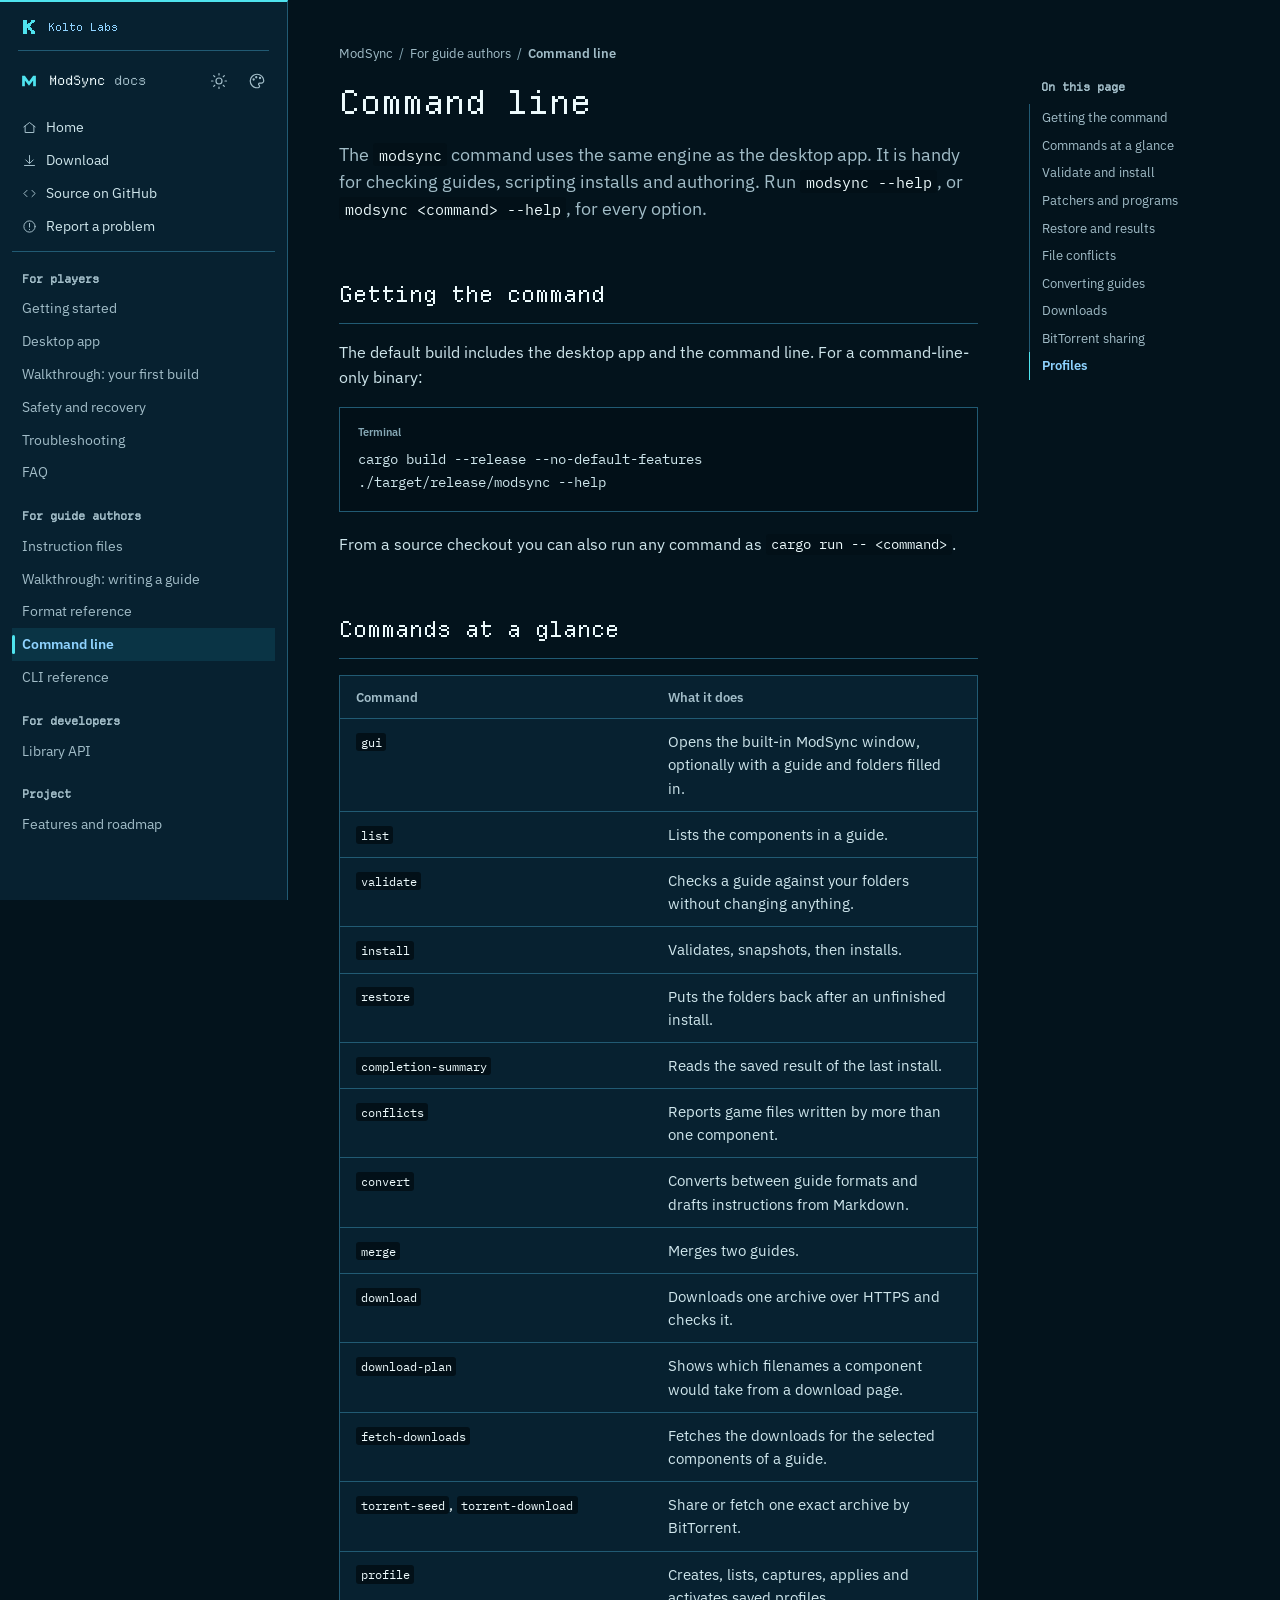
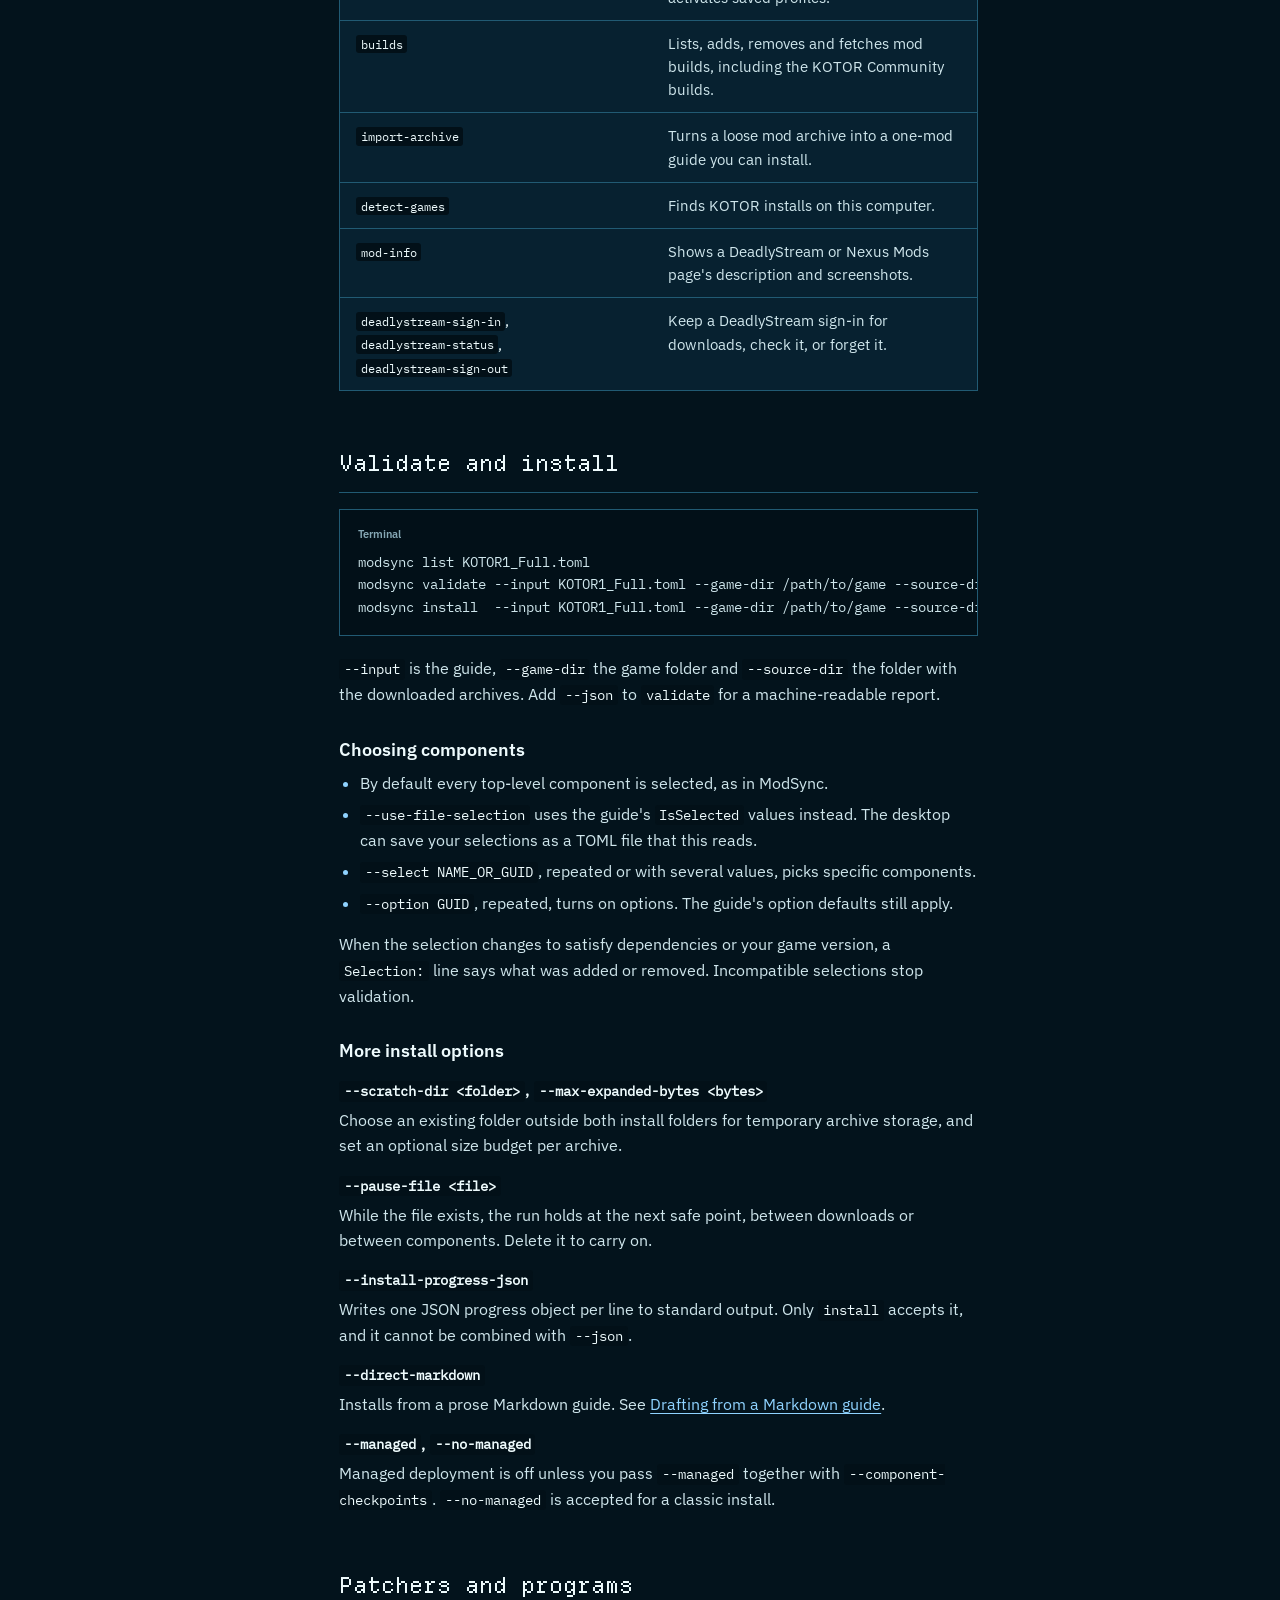
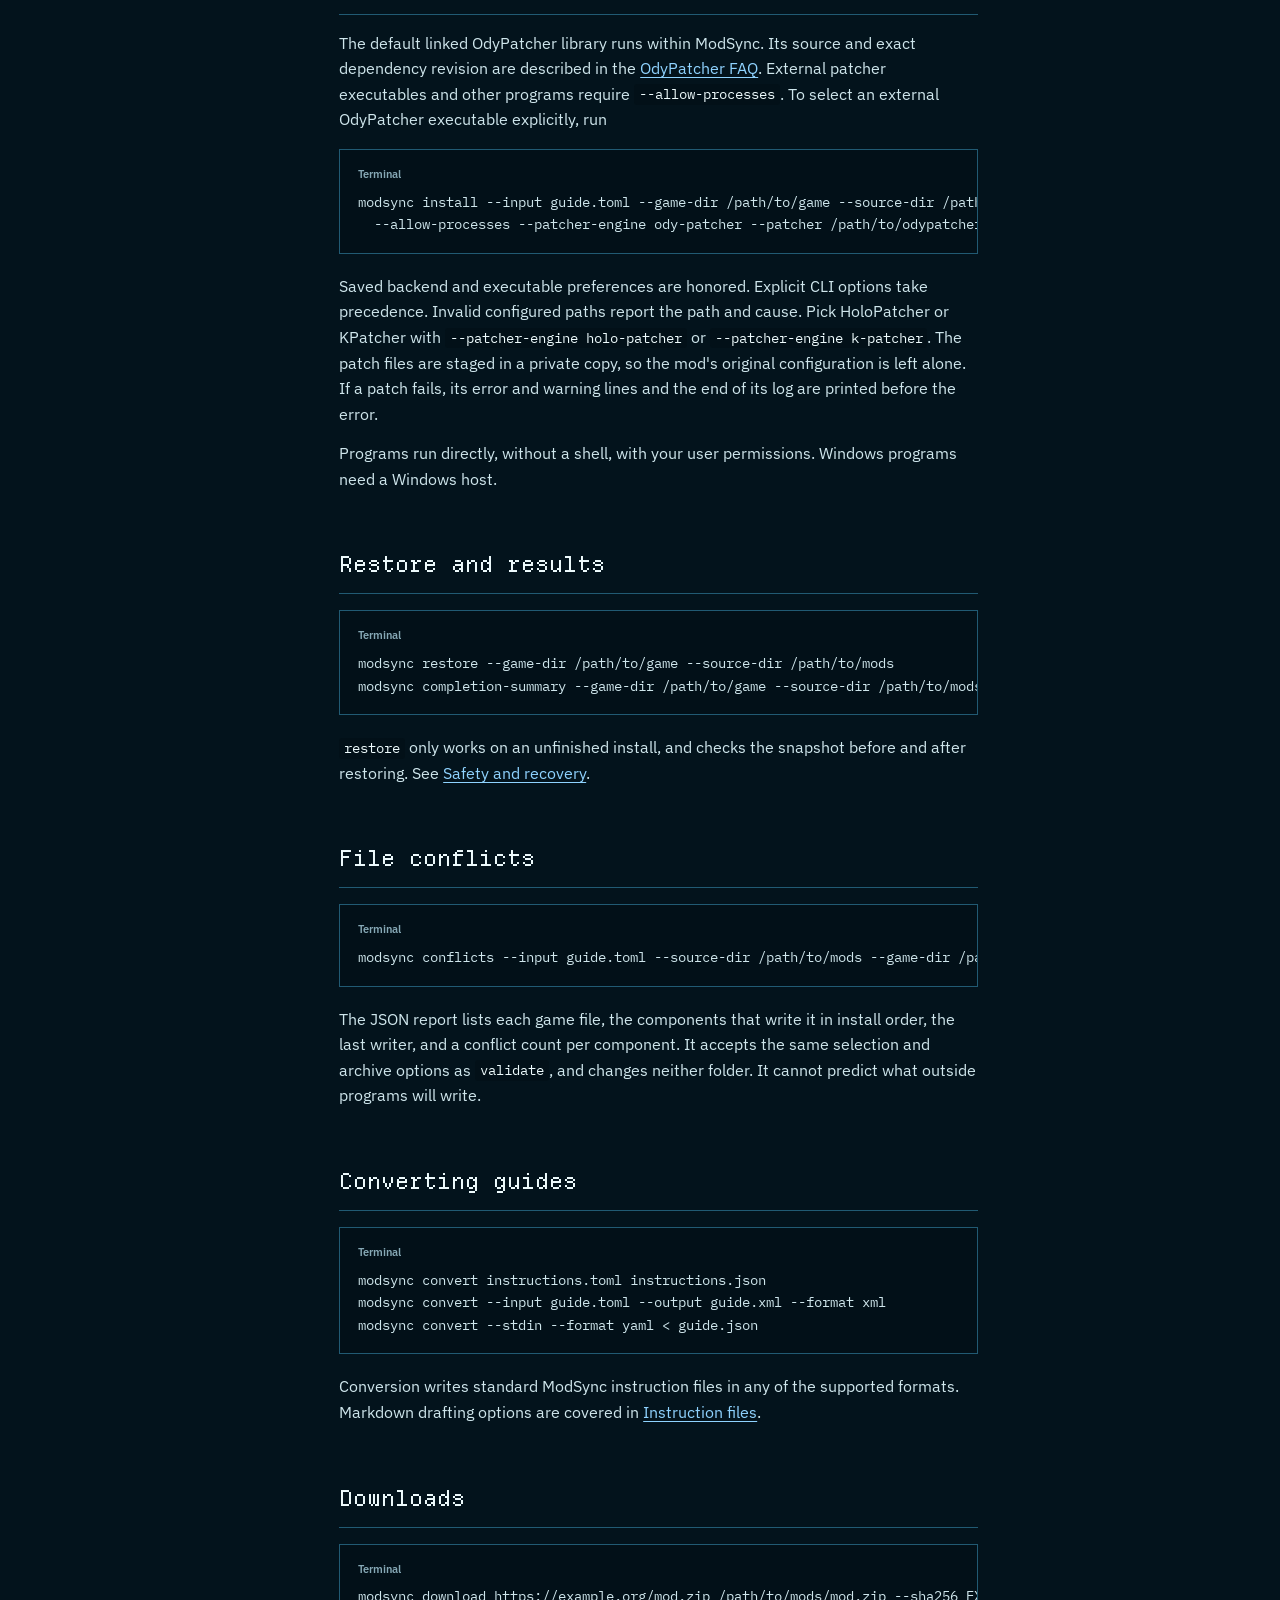
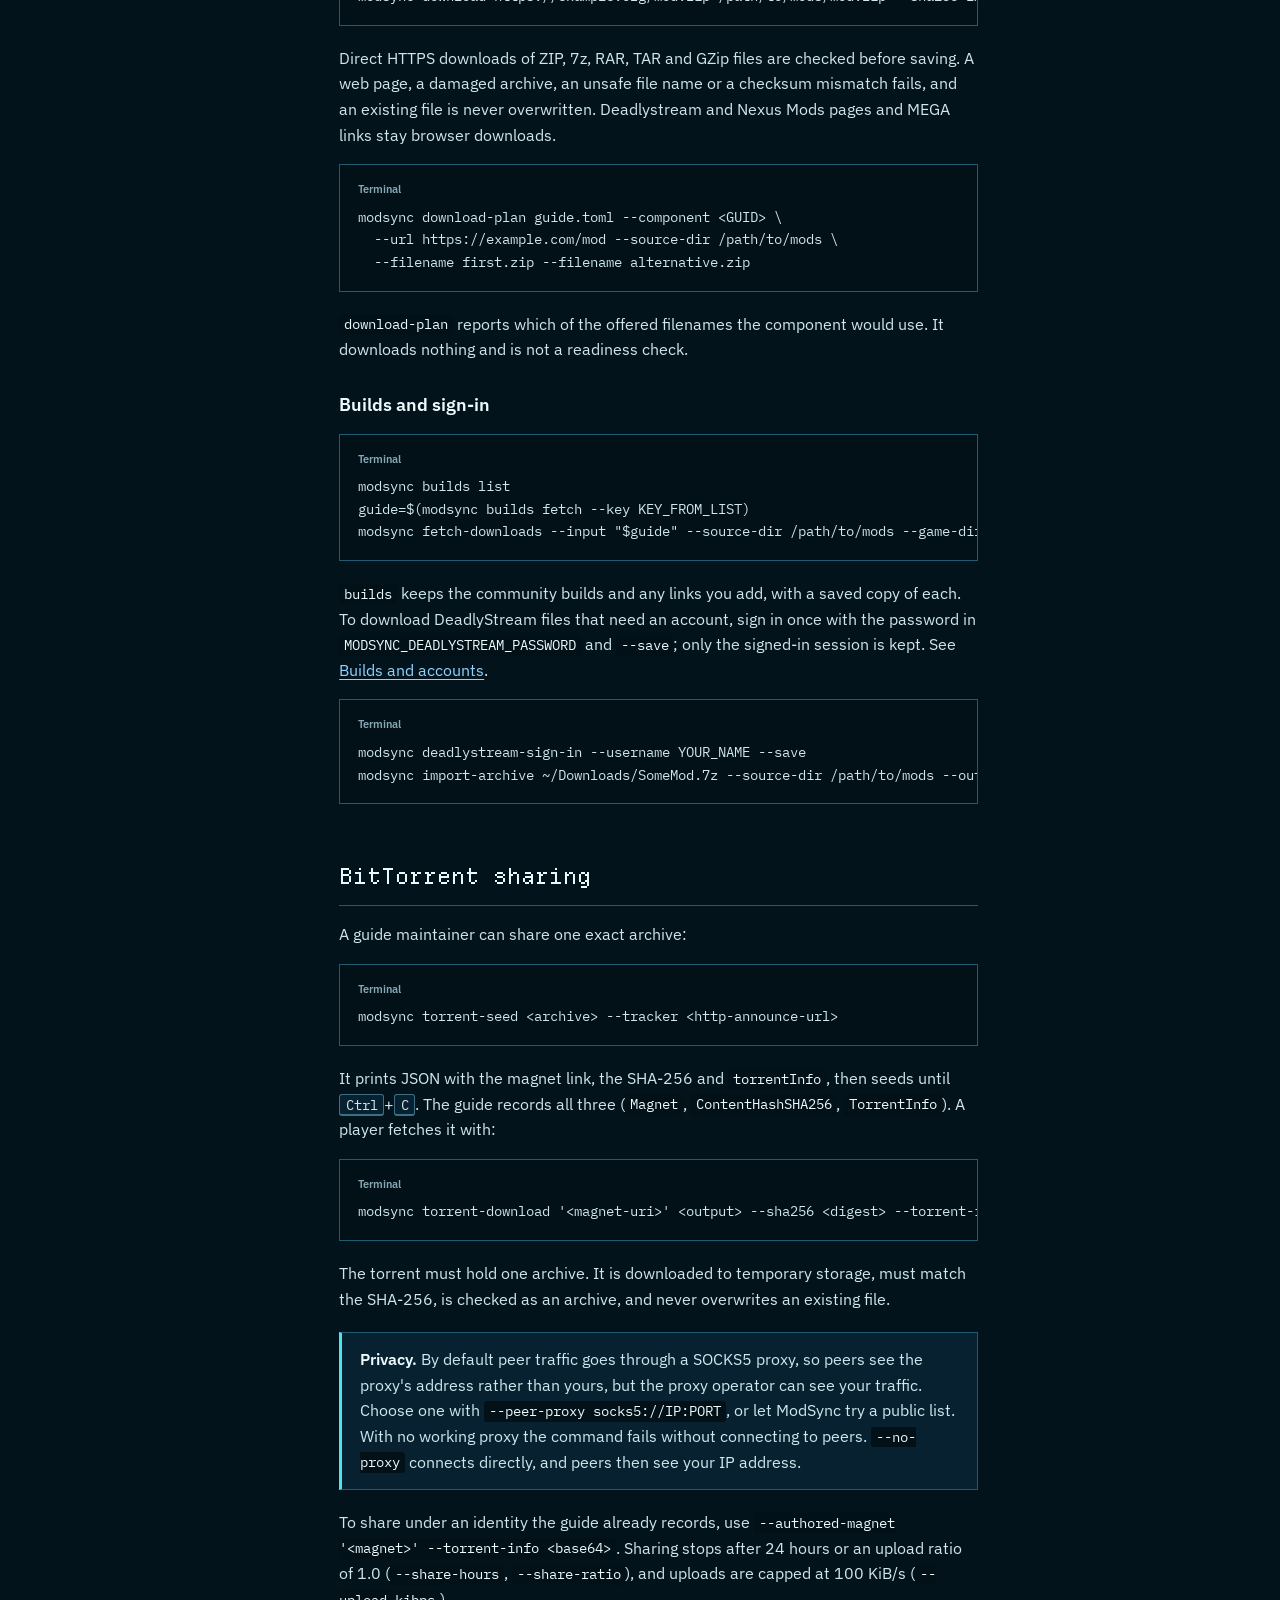
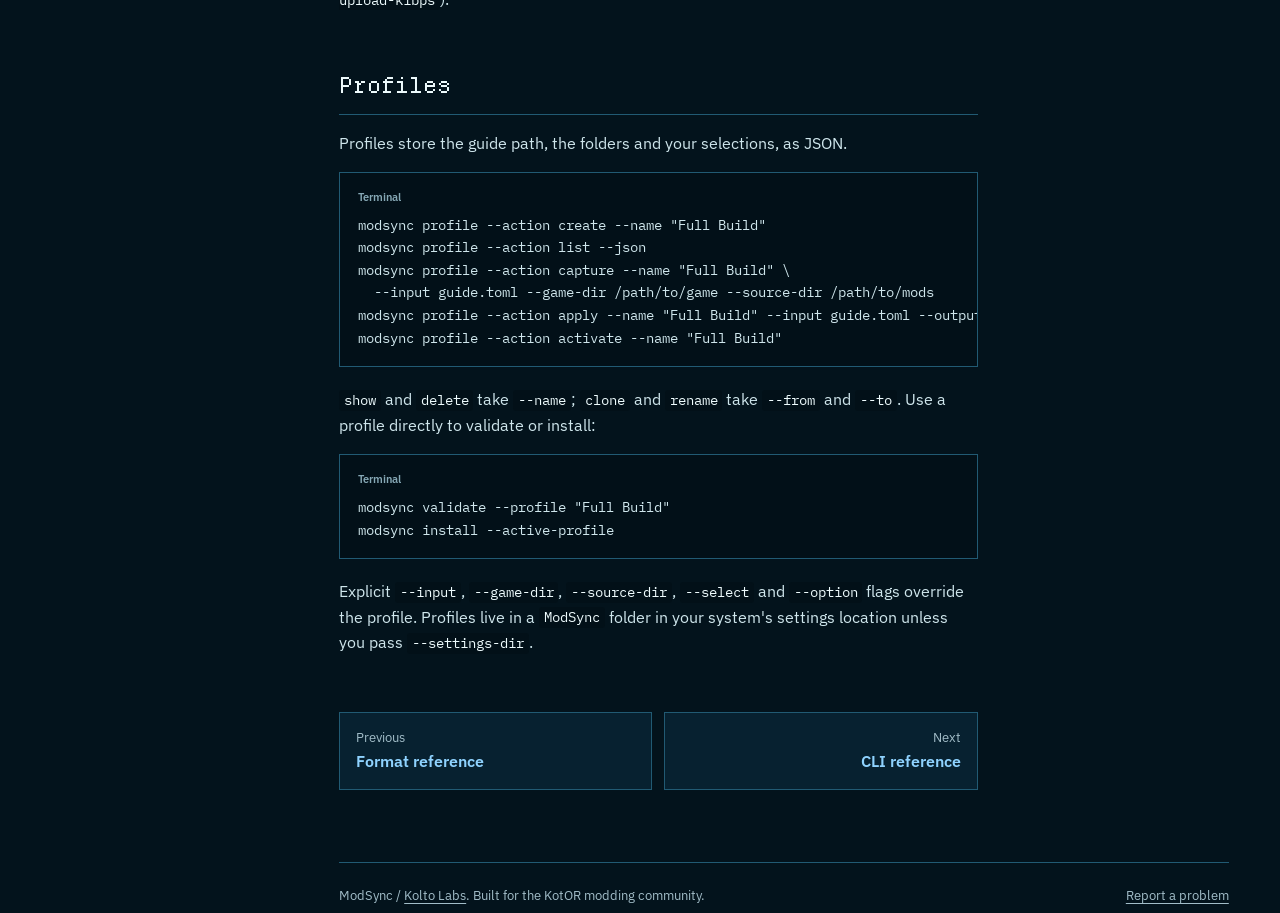
<file: site/cli.html>
<!doctype html>
<html lang="en">
<head>
<meta charset="utf-8" />
<meta name="viewport" content="width=device-width, initial-scale=1" />
<title>Command line - ModSync | Kolto Labs</title>
<meta name="description" content="Reference for the modsync command line: validate, install, restore, conflicts, convert, download, torrents and profiles." />
<meta name="theme-color" content="#03131c" />
<link rel="icon" href="assets/modsync.svg" type="image/svg+xml" />
<link rel="preload" href="assets/fonts/departure-mono.woff2" as="font" type="font/woff2" crossorigin />
<script src="assets/theme-init.js"></script>
<link rel="stylesheet" href="assets/site.css" />
<link rel="stylesheet" href="assets/classic.css" />
<script src="assets/site.js" defer></script>
</head>
<body>
<a class="skip" href="#content">Skip to content</a>
<div class="docs">
<aside class="docs-side">
  <a class="lab-link" href="https://koltolabs.bodecloud.workers.dev/"><img src="assets/kolto-labs.svg" alt="" width="22" height="22" />Kolto Labs</a>
  <div class="docs-side-top">
    <a class="docs-brand" href="./" aria-label="ModSync home"><img class="logo" data-project-logo src="assets/modsync.svg" alt="" width="22" height="22" />ModSync <span>docs</span></a>
    <button class="icon-btn" type="button" data-theme-toggle aria-pressed="false" aria-label="Switch appearance">
      <svg class="moon" viewBox="0 0 24 24" fill="none" stroke="currentColor" stroke-width="1.6" stroke-linecap="round" stroke-linejoin="round" aria-hidden="true"><path d="M12 3a9 9 0 1 0 9 9 7 7 0 0 1-9-9z"/></svg>
      <svg class="sun" viewBox="0 0 24 24" fill="none" stroke="currentColor" stroke-width="1.6" stroke-linecap="round" aria-hidden="true"><circle cx="12" cy="12" r="4"/><path d="M12 2v2M12 20v2M4.9 4.9l1.4 1.4M17.7 17.7l1.4 1.4M2 12h2M20 12h2M4.9 19.1l1.4-1.4M17.7 6.3l1.4-1.4"/></svg>
    </button>
      <button class="icon-btn" type="button" data-site-style-toggle aria-pressed="false" aria-label="Theme: Kolto Labs. Switch to Classic theme" title="Theme: Kolto Labs. Switch to Classic theme">
        <svg viewBox="0 0 24 24" fill="none" stroke="currentColor" stroke-width="1.6" stroke-linecap="round" stroke-linejoin="round" aria-hidden="true"><path d="M12 3a9 9 0 1 0 0 18h1.4a2 2 0 0 0 1.4-3.4l-.2-.2a1.5 1.5 0 0 1 1.1-2.6H18a3 3 0 0 0 3-3A9 9 0 0 0 12 3Z"/><circle cx="7.5" cy="10" r=".75" fill="currentColor"/><circle cx="11" cy="7" r=".75" fill="currentColor"/><circle cx="16" cy="8" r=".75" fill="currentColor"/></svg>
      </button>
    <button id="docs-menu" class="icon-btn docs-menu" type="button" aria-label="Show the list of pages" aria-expanded="false" aria-controls="docs-nav">
      <svg viewBox="0 0 24 24" fill="none" stroke="currentColor" stroke-width="1.6" stroke-linecap="round" aria-hidden="true"><path d="M4 7h16M4 12h16M4 17h16"/></svg>
    </button>
  </div>
  <nav id="docs-nav" class="docs-nav" aria-label="Documentation">
    <div class="docs-quick">
      <a href="./"><svg viewBox="0 0 24 24" fill="none" stroke="currentColor" stroke-width="1.6" stroke-linecap="round" stroke-linejoin="round" aria-hidden="true"><path d="M3 11 12 4l9 7"/><path d="M5 10v10h14V10"/></svg>Home</a>
      <a data-repo="/releases" href="https://github.com/kolto-labs/ModSync.rs/releases"><svg viewBox="0 0 24 24" fill="none" stroke="currentColor" stroke-width="1.6" stroke-linecap="round" stroke-linejoin="round" aria-hidden="true"><path d="M12 4v12M6 11l6 6 6-6M4 20h16"/></svg>Download</a>
      <a data-repo="" href="https://github.com/kolto-labs/ModSync.rs"><svg viewBox="0 0 24 24" fill="none" stroke="currentColor" stroke-width="1.6" stroke-linecap="round" stroke-linejoin="round" aria-hidden="true"><path d="m8 7-5 5 5 5M16 7l5 5-5 5"/></svg>Source on GitHub</a>
      <a data-repo="/issues" href="https://github.com/kolto-labs/ModSync.rs/issues"><svg viewBox="0 0 24 24" fill="none" stroke="currentColor" stroke-width="1.6" stroke-linecap="round" stroke-linejoin="round" aria-hidden="true"><circle cx="12" cy="12" r="9"/><path d="M12 7v6M12 16.5v.5"/></svg>Report a problem</a>
    </div>
    <h2>For players</h2><a href="getting-started.html">Getting started</a><a href="desktop.html">Desktop app</a><a href="walkthrough-install.html">Walkthrough: your first build</a><a href="safety.html">Safety and recovery</a><a href="troubleshooting.html">Troubleshooting</a><a href="faq.html">FAQ</a><h2>For guide authors</h2><a href="instruction-files.html">Instruction files</a><a href="walkthrough-authoring.html">Walkthrough: writing a guide</a><a href="format-reference.html">Format reference</a><a href="cli.html" aria-current="page">Command line</a><a href="cli-reference.html">CLI reference</a><h2>For developers</h2><a href="api.html">Library API</a><h2>Project</h2><a href="status.html">Features and roadmap</a>
  </nav>
</aside>
<div class="docs-main">
<main class="docs-article" id="content">
<p class="crumb"><a href="./">ModSync</a><span>/</span>For guide authors<span>/</span><strong>Command line</strong></p>
<h1>Command <span class="classic-serif">line</span></h1>
<p class="lead">The <code>modsync</code> command uses the same engine as the desktop app. It is handy for checking guides, scripting installs and authoring. Run <code>modsync --help</code>, or <code>modsync &lt;command&gt; --help</code>, for every option.</p>
<section id="build">
<h2>Getting the command</h2>
<p>The default build includes the desktop app and the command line. For a command-line-only binary:</p>
<pre class="code" data-lang="Terminal" tabindex="0"><code>cargo build --release --no-default-features
./target/release/modsync --help</code></pre>
<p>From a source checkout you can also run any command as <code>cargo run -- &lt;command&gt;</code>.</p>
</section>

<section id="commands">
<h2>Commands at a glance</h2>
<div class="table"><table>
<thead><tr><th>Command</th><th>What it does</th></tr></thead>
<tbody>
<tr><td><code>gui</code></td><td>Opens the built-in ModSync window, optionally with a guide and folders filled in.</td></tr>
<tr><td><code>list</code></td><td>Lists the components in a guide.</td></tr>
<tr><td><code>validate</code></td><td>Checks a guide against your folders without changing anything.</td></tr>
<tr><td><code>install</code></td><td>Validates, snapshots, then installs.</td></tr>
<tr><td><code>restore</code></td><td>Puts the folders back after an unfinished install.</td></tr>
<tr><td><code>completion-summary</code></td><td>Reads the saved result of the last install.</td></tr>
<tr><td><code>conflicts</code></td><td>Reports game files written by more than one component.</td></tr>
<tr><td><code>convert</code></td><td>Converts between guide formats and drafts instructions from Markdown.</td></tr>
<tr><td><code>merge</code></td><td>Merges two guides.</td></tr>
<tr><td><code>download</code></td><td>Downloads one archive over HTTPS and checks it.</td></tr>
<tr><td><code>download-plan</code></td><td>Shows which filenames a component would take from a download page.</td></tr>
<tr><td><code>fetch-downloads</code></td><td>Fetches the downloads for the selected components of a guide.</td></tr>
<tr><td><code>torrent-seed</code>, <code>torrent-download</code></td><td>Share or fetch one exact archive by BitTorrent.</td></tr>
<tr><td><code>profile</code></td><td>Creates, lists, captures, applies and activates saved profiles.</td></tr>
<tr><td><code>builds</code></td><td>Lists, adds, removes and fetches mod builds, including the KOTOR Community builds.</td></tr>
<tr><td><code>import-archive</code></td><td>Turns a loose mod archive into a one-mod guide you can install.</td></tr>
<tr><td><code>detect-games</code></td><td>Finds KOTOR installs on this computer.</td></tr>
<tr><td><code>mod-info</code></td><td>Shows a DeadlyStream or Nexus Mods page's description and screenshots.</td></tr>
<tr><td><code>deadlystream-sign-in</code>, <code>deadlystream-status</code>, <code>deadlystream-sign-out</code></td><td>Keep a DeadlyStream sign-in for downloads, check it, or forget it.</td></tr>
</tbody></table></div>
</section>

<section id="validate">
<h2>Validate and install</h2>
<pre class="code" data-lang="Terminal" tabindex="0"><code>modsync list KOTOR1_Full.toml
modsync validate --input KOTOR1_Full.toml --game-dir /path/to/game --source-dir /path/to/mods
modsync install  --input KOTOR1_Full.toml --game-dir /path/to/game --source-dir /path/to/mods</code></pre>
<p><code>--input</code> is the guide, <code>--game-dir</code> the game folder and <code>--source-dir</code> the folder with the downloaded archives. Add <code>--json</code> to <code>validate</code> for a machine-readable report.</p>
<h3>Choosing components</h3>
<ul>
<li>By default every top-level component is selected, as in ModSync.</li>
<li><code>--use-file-selection</code> uses the guide's <code>IsSelected</code> values instead. The desktop can save your selections as a TOML file that this reads.</li>
<li><code>--select NAME_OR_GUID</code>, repeated or with several values, picks specific components.</li>
<li><code>--option GUID</code>, repeated, turns on options. The guide's option defaults still apply.</li>
</ul>
<p>When the selection changes to satisfy dependencies or your game version, a <code>Selection:</code> line says what was added or removed. Incompatible selections stop validation.</p>
<h3>More install options</h3>
<dl>
<dt><code>--scratch-dir &lt;folder&gt;</code>, <code>--max-expanded-bytes &lt;bytes&gt;</code></dt>
<dd>Choose an existing folder outside both install folders for temporary archive storage, and set an optional size budget per archive.</dd>
<dt><code>--pause-file &lt;file&gt;</code></dt>
<dd>While the file exists, the run holds at the next safe point, between downloads or between components. Delete it to carry on.</dd>
<dt><code>--install-progress-json</code></dt>
<dd>Writes one JSON progress object per line to standard output. Only <code>install</code> accepts it, and it cannot be combined with <code>--json</code>.</dd>
<dt><code>--direct-markdown</code></dt>
<dd>Installs from a prose Markdown guide. See <a href="instruction-files.html#drafting">Drafting from a Markdown guide</a>.</dd>
<dt><code>--managed</code>, <code>--no-managed</code></dt>
<dd>Managed deployment is off unless you pass <code>--managed</code> together with <code>--component-checkpoints</code>. <code>--no-managed</code> is accepted for a classic install.</dd>
</dl>
</section>

<section id="patchers">
<h2>Patchers and programs</h2>
<p>The default linked OdyPatcher library runs within ModSync. Its source and exact dependency revision are described in the <a href="faq.html#odypatcher">OdyPatcher FAQ</a>. External patcher executables and other programs require <code>--allow-processes</code>. To select an external OdyPatcher executable explicitly, run</p>
<pre class="code" data-lang="Terminal" tabindex="0"><code>modsync install --input guide.toml --game-dir /path/to/game --source-dir /path/to/mods \
  --allow-processes --patcher-engine ody-patcher --patcher /path/to/odypatcher</code></pre>
<p>Saved backend and executable preferences are honored. Explicit CLI options take precedence. Invalid configured paths report the path and cause. Pick HoloPatcher or KPatcher with <code>--patcher-engine holo-patcher</code> or <code>--patcher-engine k-patcher</code>. The patch files are staged in a private copy, so the mod's original configuration is left alone. If a patch fails, its error and warning lines and the end of its log are printed before the error.</p>
<p>Programs run directly, without a shell, with your user permissions. Windows programs need a Windows host.</p>
</section>

<section id="recover">
<h2>Restore and results</h2>
<pre class="code" data-lang="Terminal" tabindex="0"><code>modsync restore --game-dir /path/to/game --source-dir /path/to/mods
modsync completion-summary --game-dir /path/to/game --source-dir /path/to/mods --json</code></pre>
<p><code>restore</code> only works on an unfinished install, and checks the snapshot before and after restoring. See <a href="safety.html">Safety and recovery</a>.</p>
</section>

<section id="conflicts">
<h2>File conflicts</h2>
<pre class="code" data-lang="Terminal" tabindex="0"><code>modsync conflicts --input guide.toml --source-dir /path/to/mods --game-dir /path/to/game</code></pre>
<p>The JSON report lists each game file, the components that write it in install order, the last writer, and a conflict count per component. It accepts the same selection and archive options as <code>validate</code>, and changes neither folder. It cannot predict what outside programs will write.</p>
</section>

<section id="convert">
<h2>Converting guides</h2>
<pre class="code" data-lang="Terminal" tabindex="0"><code>modsync convert instructions.toml instructions.json
modsync convert --input guide.toml --output guide.xml --format xml
modsync convert --stdin --format yaml &lt; guide.json</code></pre>
<p>Conversion writes standard ModSync instruction files in any of the supported formats. Markdown drafting options are covered in <a href="instruction-files.html#drafting">Instruction files</a>.</p>
</section>

<section id="download">
<h2>Downloads</h2>
<pre class="code" data-lang="Terminal" tabindex="0"><code>modsync download https://example.org/mod.zip /path/to/mods/mod.zip --sha256 EXPECTED_HASH</code></pre>
<p>Direct HTTPS downloads of ZIP, 7z, RAR, TAR and GZip files are checked before saving. A web page, a damaged archive, an unsafe file name or a checksum mismatch fails, and an existing file is never overwritten. Deadlystream and Nexus Mods pages and MEGA links stay browser downloads.</p>
<pre class="code" data-lang="Terminal" tabindex="0"><code>modsync download-plan guide.toml --component &lt;GUID&gt; \
  --url https://example.com/mod --source-dir /path/to/mods \
  --filename first.zip --filename alternative.zip</code></pre>
<p><code>download-plan</code> reports which of the offered filenames the component would use. It downloads nothing and is not a readiness check.</p>
<h3>Builds and sign-in</h3>
<pre class="code" data-lang="Terminal" tabindex="0"><code>modsync builds list
guide=$(modsync builds fetch --key KEY_FROM_LIST)
modsync fetch-downloads --input "$guide" --source-dir /path/to/mods --game-dir /path/to/game</code></pre>
<p><code>builds</code> keeps the community builds and any links you add, with a saved copy of each. To download DeadlyStream files that need an account, sign in once with the password in <code>MODSYNC_DEADLYSTREAM_PASSWORD</code> and <code>--save</code>; only the signed-in session is kept. See <a href="cli-reference.html#builds-accounts">Builds and accounts</a>.</p>
<pre class="code" data-lang="Terminal" tabindex="0"><code>modsync deadlystream-sign-in --username YOUR_NAME --save
modsync import-archive ~/Downloads/SomeMod.7z --source-dir /path/to/mods --output somemod.toml</code></pre>
</section>

<section id="torrent">
<h2>BitTorrent sharing</h2>
<p>A guide maintainer can share one exact archive:</p>
<pre class="code" data-lang="Terminal" tabindex="0"><code>modsync torrent-seed &lt;archive&gt; --tracker &lt;http-announce-url&gt;</code></pre>
<p>It prints JSON with the magnet link, the SHA-256 and <code>torrentInfo</code>, then seeds until <kbd>Ctrl</kbd>+<kbd>C</kbd>. The guide records all three (<code>Magnet</code>, <code>ContentHashSHA256</code>, <code>TorrentInfo</code>). A player fetches it with:</p>
<pre class="code" data-lang="Terminal" tabindex="0"><code>modsync torrent-download '&lt;magnet-uri&gt;' &lt;output&gt; --sha256 &lt;digest&gt; --torrent-info &lt;base64&gt;</code></pre>
<p>The torrent must hold one archive. It is downloaded to temporary storage, must match the SHA-256, is checked as an archive, and never overwrites an existing file.</p>
<div class="note"><p><strong>Privacy.</strong> By default peer traffic goes through a SOCKS5 proxy, so peers see the proxy's address rather than yours, but the proxy operator can see your traffic. Choose one with <code>--peer-proxy socks5://IP:PORT</code>, or let ModSync try a public list. With no working proxy the command fails without connecting to peers. <code>--no-proxy</code> connects directly, and peers then see your IP address.</p></div>
<p>To share under an identity the guide already records, use <code>--authored-magnet '&lt;magnet&gt;' --torrent-info &lt;base64&gt;</code>. Sharing stops after 24 hours or an upload ratio of 1.0 (<code>--share-hours</code>, <code>--share-ratio</code>), and uploads are capped at 100 KiB/s (<code>--upload-kibps</code>).</p>
</section>

<section id="profiles">
<h2>Profiles</h2>
<p>Profiles store the guide path, the folders and your selections, as JSON.</p>
<pre class="code" data-lang="Terminal" tabindex="0"><code>modsync profile --action create --name "Full Build"
modsync profile --action list --json
modsync profile --action capture --name "Full Build" \
  --input guide.toml --game-dir /path/to/game --source-dir /path/to/mods
modsync profile --action apply --name "Full Build" --input guide.toml --output selected-guide.toml
modsync profile --action activate --name "Full Build"</code></pre>
<p><code>show</code> and <code>delete</code> take <code>--name</code>; <code>clone</code> and <code>rename</code> take <code>--from</code> and <code>--to</code>. Use a profile directly to validate or install:</p>
<pre class="code" data-lang="Terminal" tabindex="0"><code>modsync validate --profile "Full Build"
modsync install --active-profile</code></pre>
<p>Explicit <code>--input</code>, <code>--game-dir</code>, <code>--source-dir</code>, <code>--select</code> and <code>--option</code> flags override the profile. Profiles live in a <code>ModSync</code> folder in your system's settings location unless you pass <code>--settings-dir</code>.</p>
</section>
<nav class="pager" aria-label="Previous and next page"><a class="prev" href="format-reference.html"><small>Previous</small>Format reference</a><a class="next" href="cli-reference.html"><small>Next</small>CLI reference</a></nav>
</main>
<nav class="docs-outline" aria-label="On this page"><h2>On this page</h2><a href="#build">Getting the command</a><a href="#commands">Commands at a glance</a><a href="#validate">Validate and install</a><a href="#patchers">Patchers and programs</a><a href="#recover">Restore and results</a><a href="#conflicts">File conflicts</a><a href="#convert">Converting guides</a><a href="#download">Downloads</a><a href="#torrent">BitTorrent sharing</a><a href="#profiles">Profiles</a></nav>
<footer class="docs-foot"><span>ModSync / <a href="https://koltolabs.bodecloud.workers.dev/">Kolto Labs</a>. Built for the KotOR modding community.</span><span><a data-repo="/issues" href="https://github.com/kolto-labs/ModSync.rs/issues">Report a problem</a></span></footer>
</div>
</div>
</body>
</html>
</file>
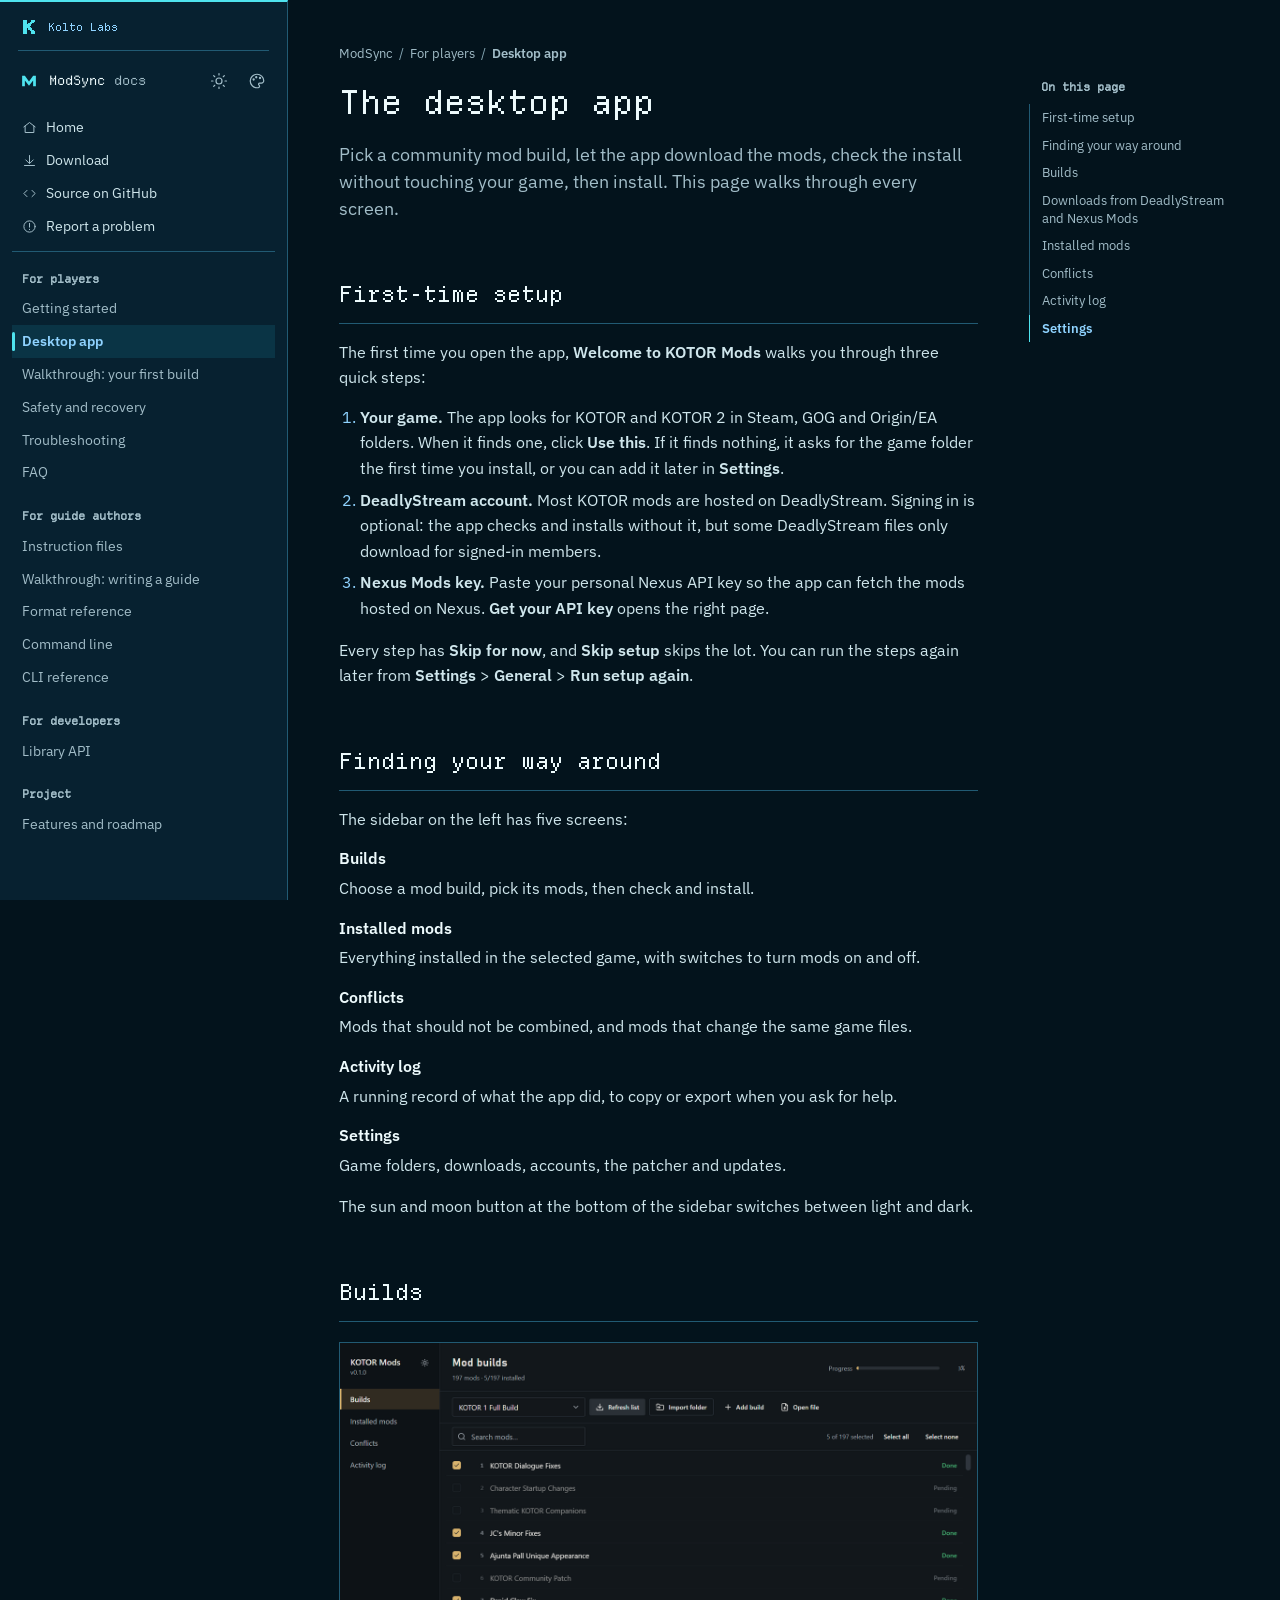
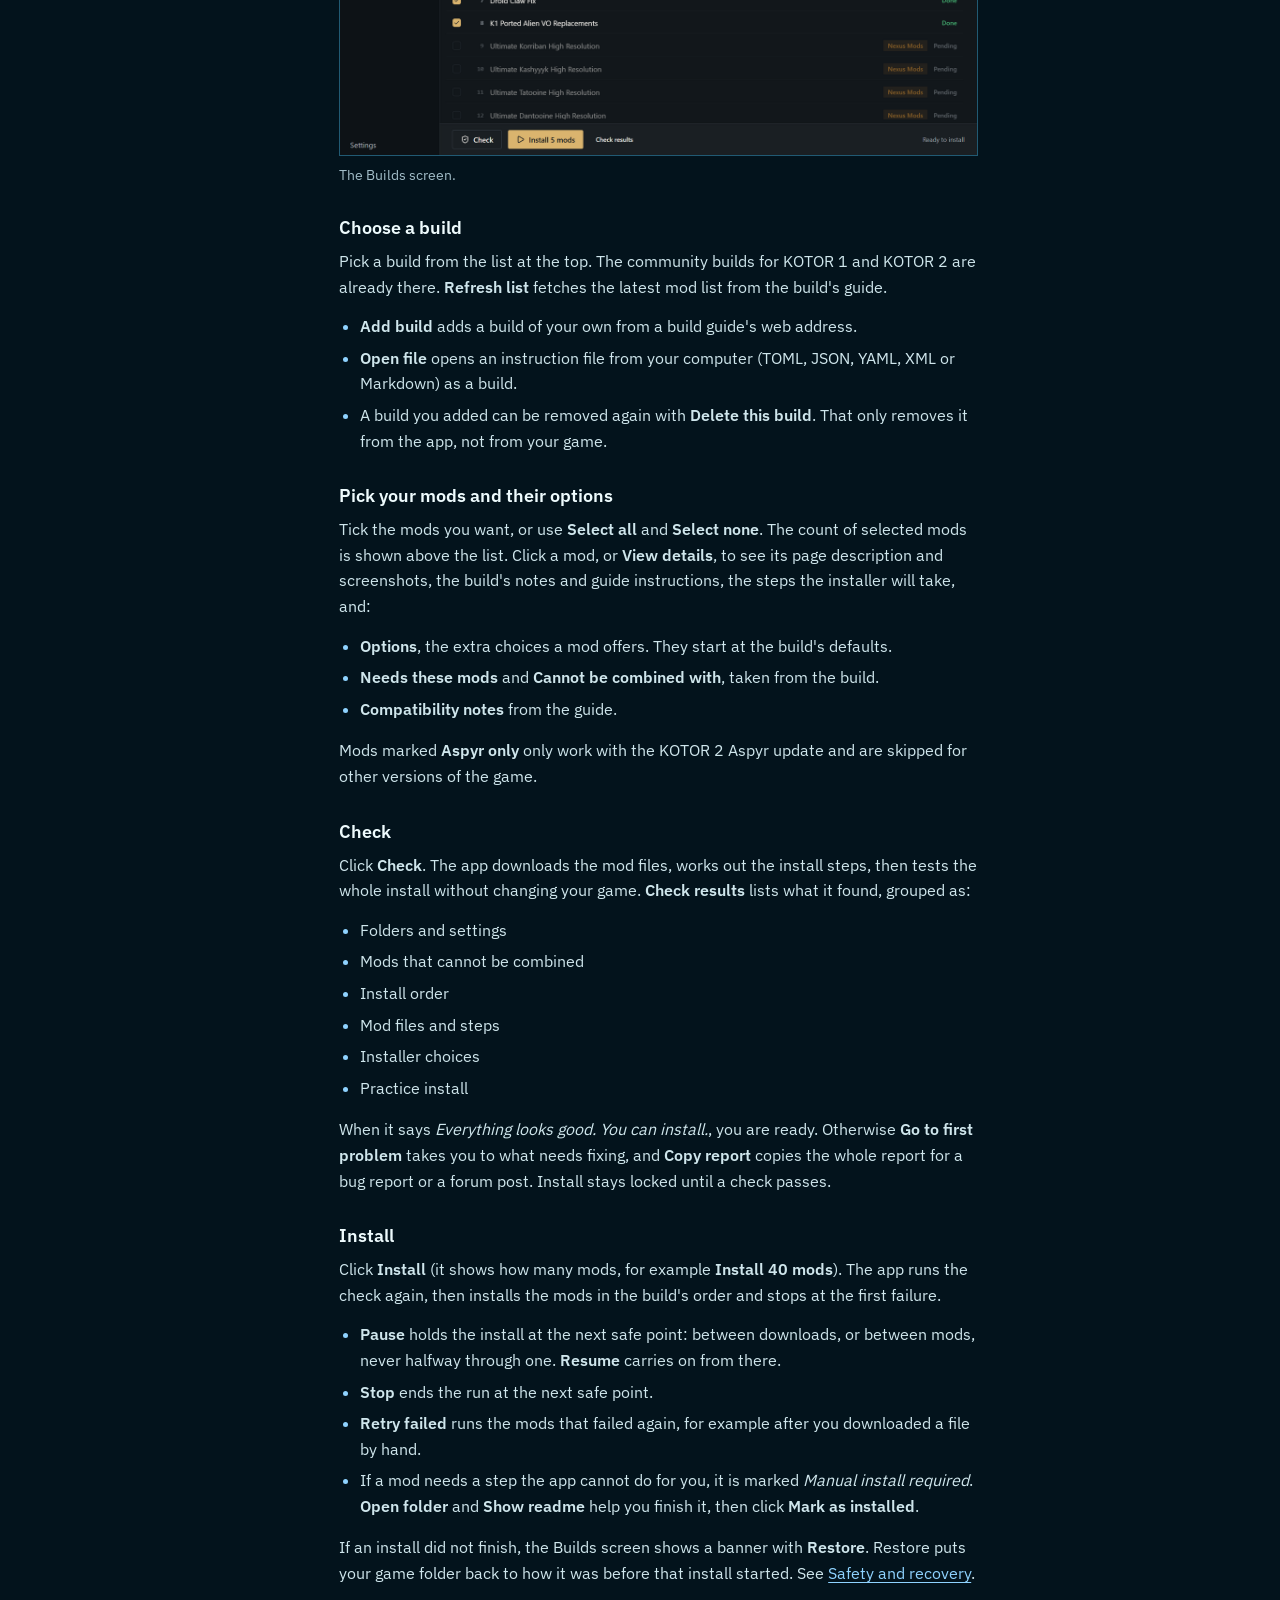
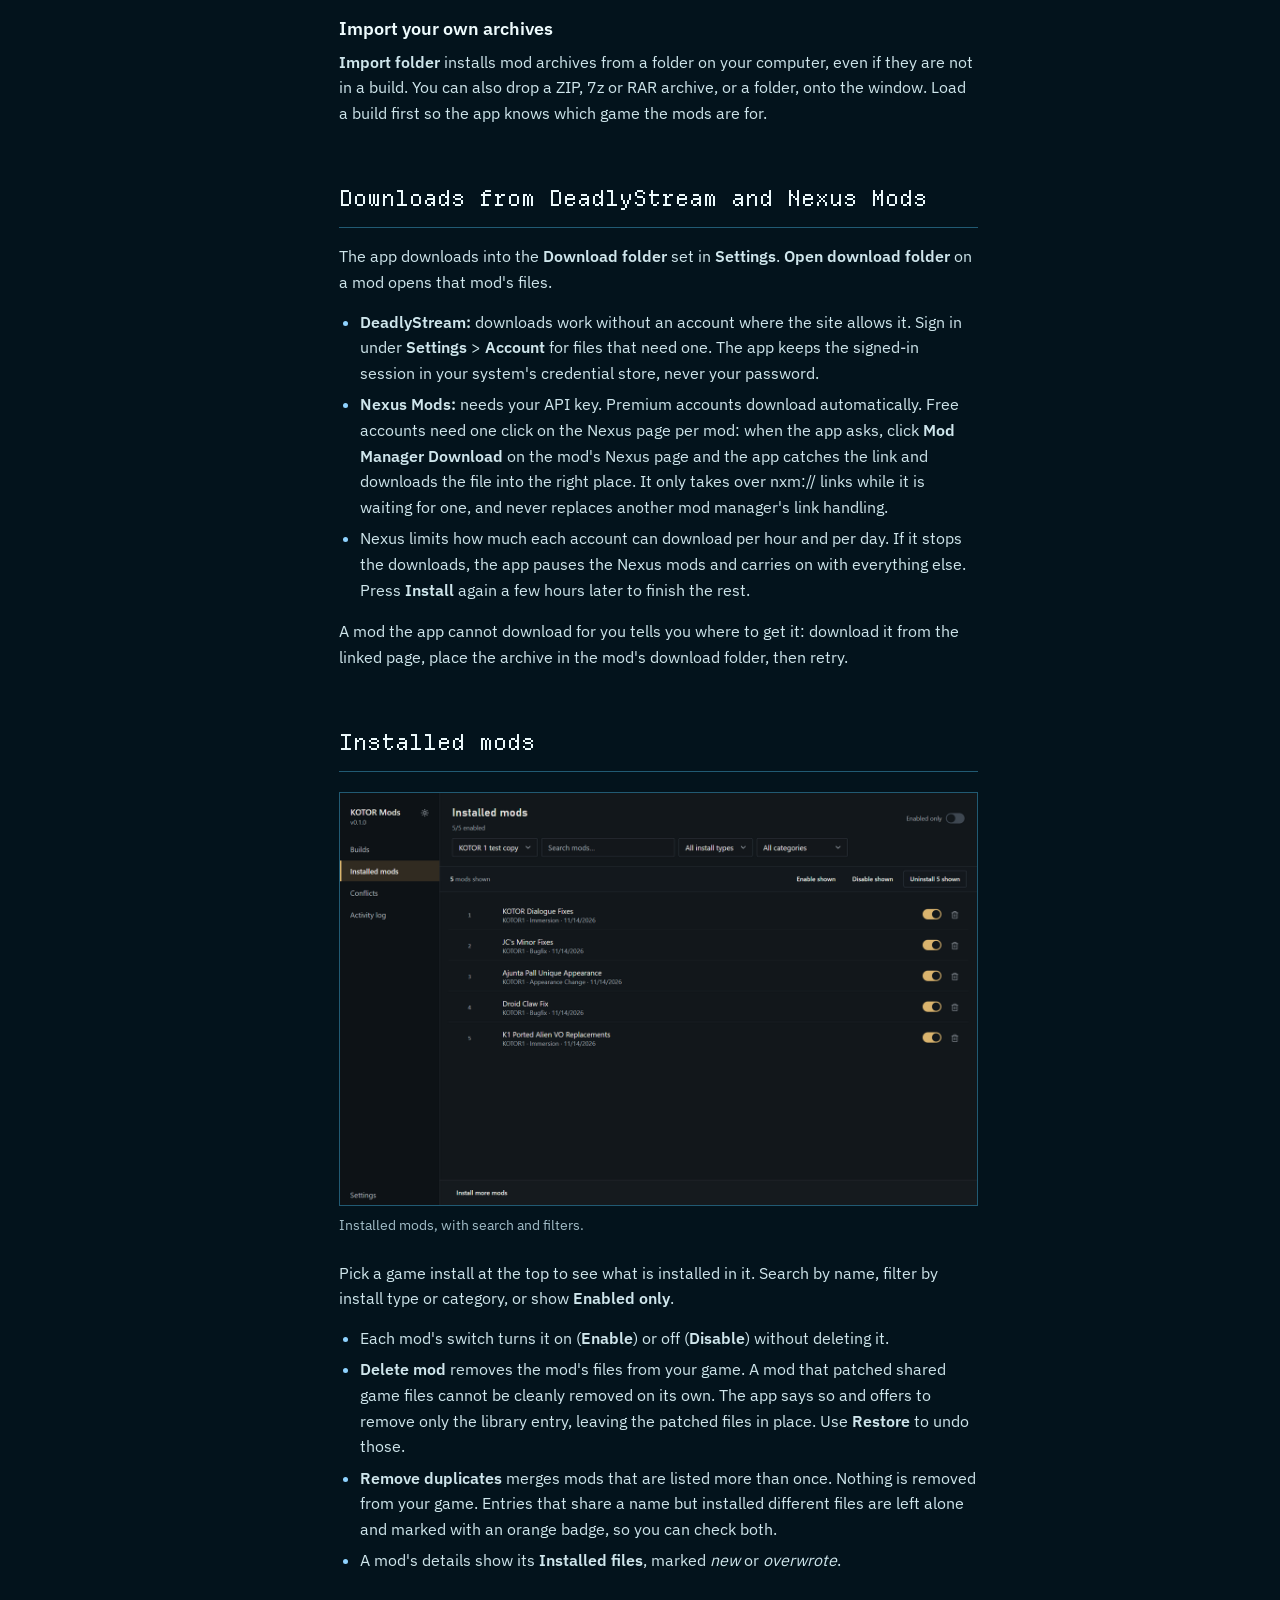
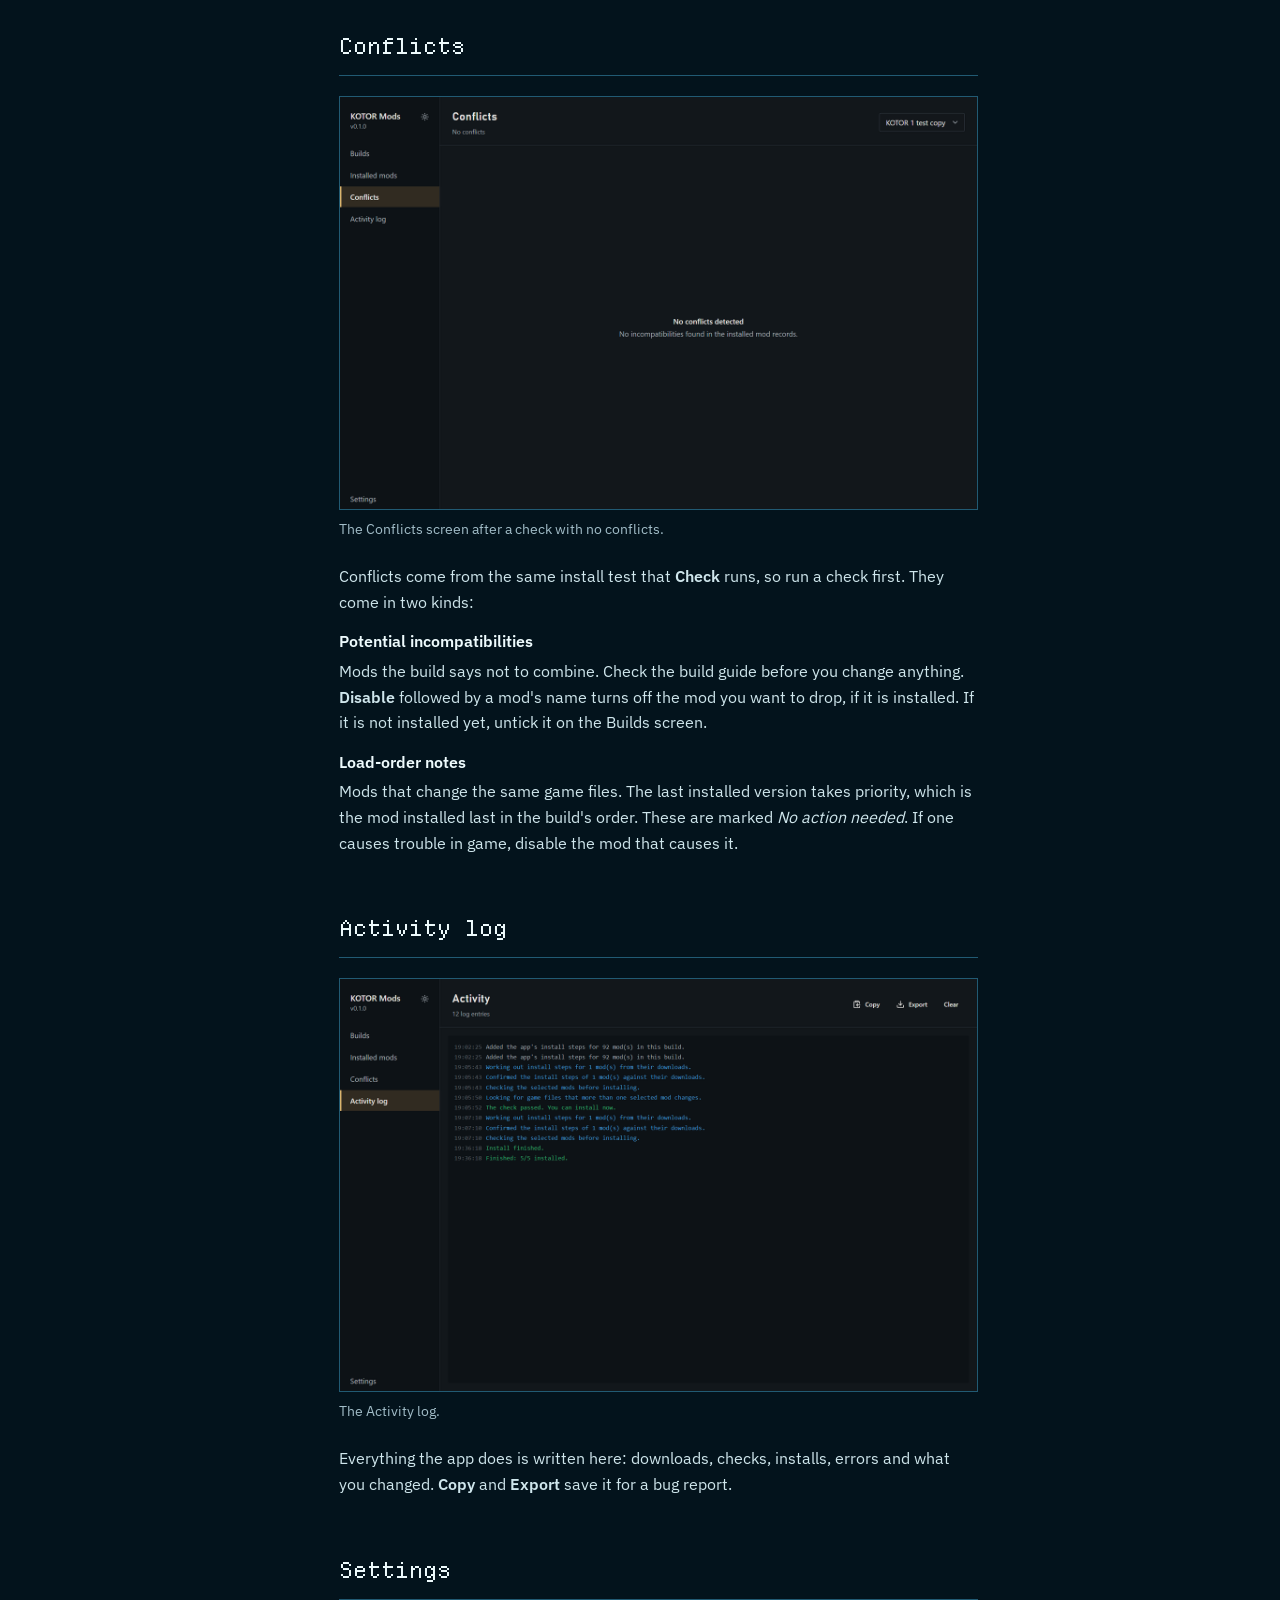
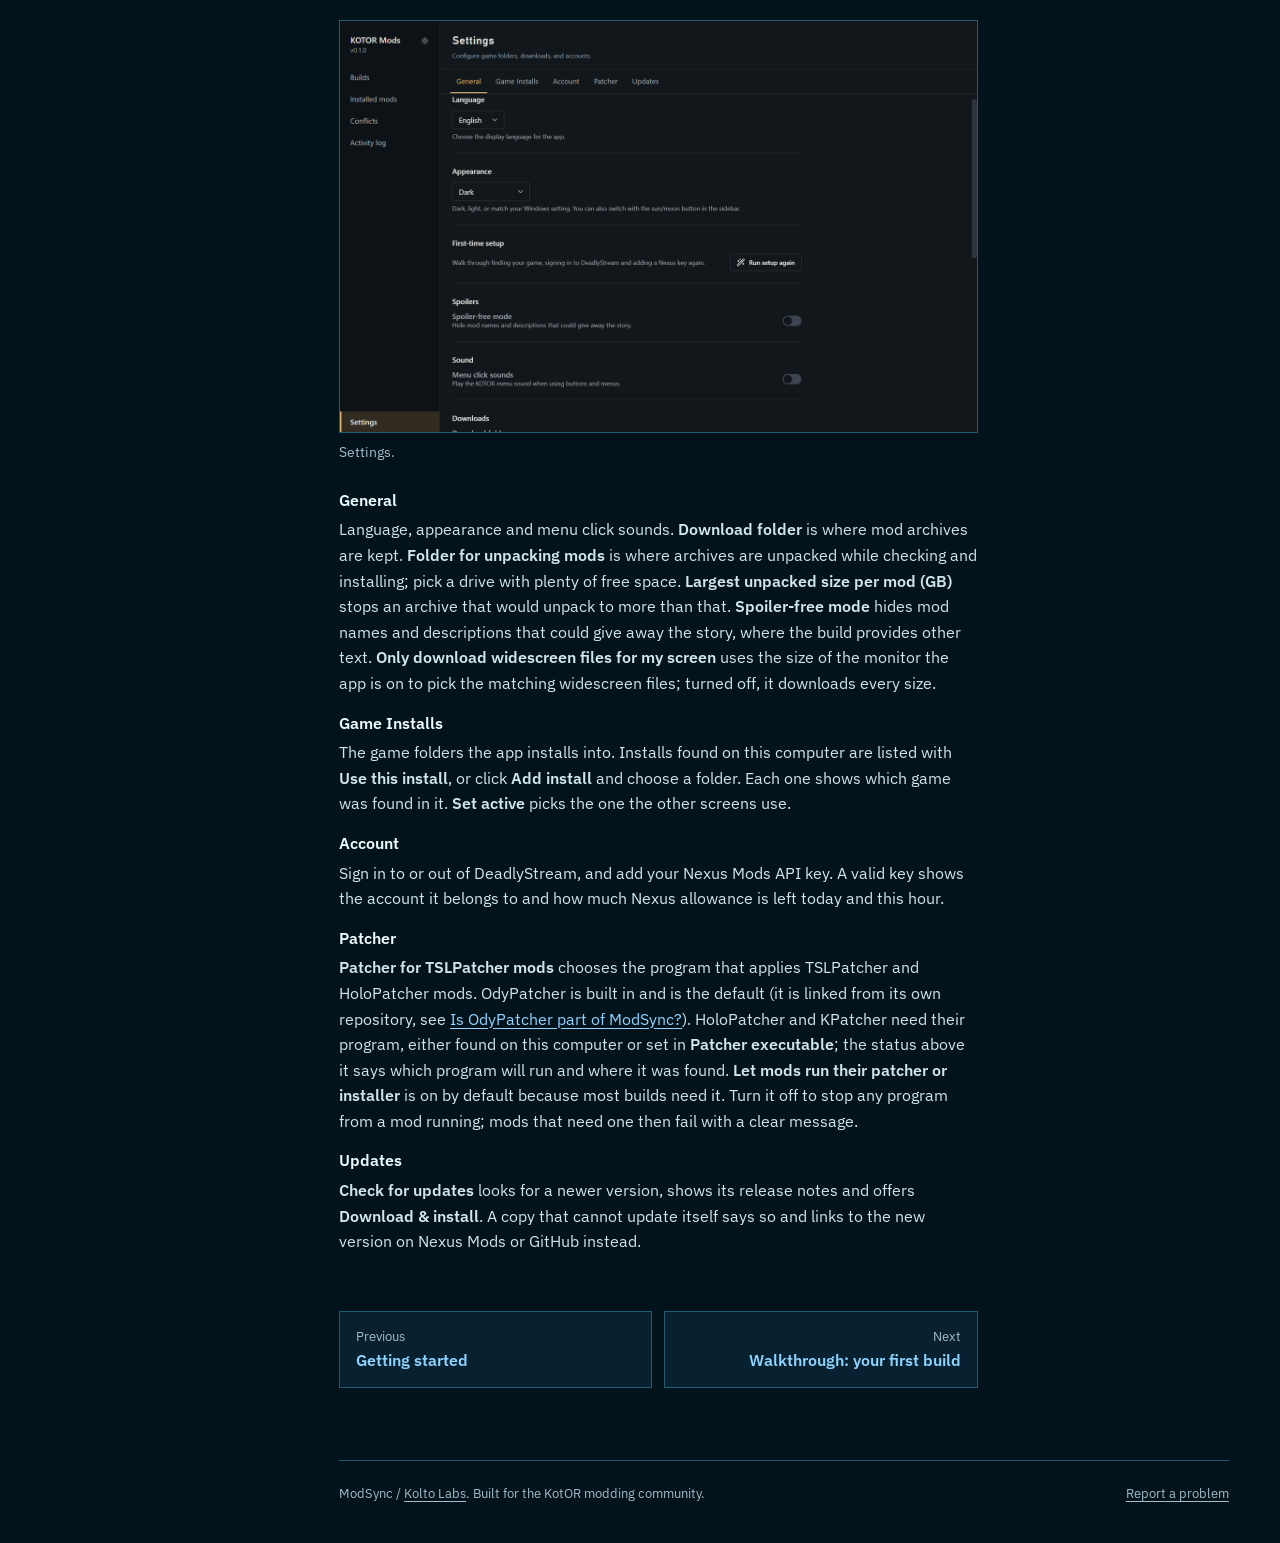
<file: site/desktop.html>
<!doctype html>
<html lang="en">
<head>
<meta charset="utf-8" />
<meta name="viewport" content="width=device-width, initial-scale=1" />
<title>Desktop app - ModSync | Kolto Labs</title>
<meta name="description" content="A tour of the ModSync desktop app: choosing a build, checking and installing it, downloads, installed mods, conflicts and settings." />
<meta name="theme-color" content="#03131c" />
<link rel="icon" href="assets/modsync.svg" type="image/svg+xml" />
<link rel="preload" href="assets/fonts/departure-mono.woff2" as="font" type="font/woff2" crossorigin />
<script src="assets/theme-init.js"></script>
<link rel="stylesheet" href="assets/site.css" />
<link rel="stylesheet" href="assets/classic.css" />
<script src="assets/site.js" defer></script>
</head>
<body>
<a class="skip" href="#content">Skip to content</a>
<div class="docs">
<aside class="docs-side">
  <a class="lab-link" href="https://koltolabs.bodecloud.workers.dev/"><img src="assets/kolto-labs.svg" alt="" width="22" height="22" />Kolto Labs</a>
  <div class="docs-side-top">
    <a class="docs-brand" href="./" aria-label="ModSync home"><img class="logo" data-project-logo src="assets/modsync.svg" alt="" width="22" height="22" />ModSync <span>docs</span></a>
    <button class="icon-btn" type="button" data-theme-toggle aria-pressed="false" aria-label="Switch appearance">
      <svg class="moon" viewBox="0 0 24 24" fill="none" stroke="currentColor" stroke-width="1.6" stroke-linecap="round" stroke-linejoin="round" aria-hidden="true"><path d="M12 3a9 9 0 1 0 9 9 7 7 0 0 1-9-9z"/></svg>
      <svg class="sun" viewBox="0 0 24 24" fill="none" stroke="currentColor" stroke-width="1.6" stroke-linecap="round" aria-hidden="true"><circle cx="12" cy="12" r="4"/><path d="M12 2v2M12 20v2M4.9 4.9l1.4 1.4M17.7 17.7l1.4 1.4M2 12h2M20 12h2M4.9 19.1l1.4-1.4M17.7 6.3l1.4-1.4"/></svg>
    </button>
      <button class="icon-btn" type="button" data-site-style-toggle aria-pressed="false" aria-label="Theme: Kolto Labs. Switch to Classic theme" title="Theme: Kolto Labs. Switch to Classic theme">
        <svg viewBox="0 0 24 24" fill="none" stroke="currentColor" stroke-width="1.6" stroke-linecap="round" stroke-linejoin="round" aria-hidden="true"><path d="M12 3a9 9 0 1 0 0 18h1.4a2 2 0 0 0 1.4-3.4l-.2-.2a1.5 1.5 0 0 1 1.1-2.6H18a3 3 0 0 0 3-3A9 9 0 0 0 12 3Z"/><circle cx="7.5" cy="10" r=".75" fill="currentColor"/><circle cx="11" cy="7" r=".75" fill="currentColor"/><circle cx="16" cy="8" r=".75" fill="currentColor"/></svg>
      </button>
    <button id="docs-menu" class="icon-btn docs-menu" type="button" aria-label="Show the list of pages" aria-expanded="false" aria-controls="docs-nav">
      <svg viewBox="0 0 24 24" fill="none" stroke="currentColor" stroke-width="1.6" stroke-linecap="round" aria-hidden="true"><path d="M4 7h16M4 12h16M4 17h16"/></svg>
    </button>
  </div>
  <nav id="docs-nav" class="docs-nav" aria-label="Documentation">
    <div class="docs-quick">
      <a href="./"><svg viewBox="0 0 24 24" fill="none" stroke="currentColor" stroke-width="1.6" stroke-linecap="round" stroke-linejoin="round" aria-hidden="true"><path d="M3 11 12 4l9 7"/><path d="M5 10v10h14V10"/></svg>Home</a>
      <a data-repo="/releases" href="https://github.com/kolto-labs/ModSync.rs/releases"><svg viewBox="0 0 24 24" fill="none" stroke="currentColor" stroke-width="1.6" stroke-linecap="round" stroke-linejoin="round" aria-hidden="true"><path d="M12 4v12M6 11l6 6 6-6M4 20h16"/></svg>Download</a>
      <a data-repo="" href="https://github.com/kolto-labs/ModSync.rs"><svg viewBox="0 0 24 24" fill="none" stroke="currentColor" stroke-width="1.6" stroke-linecap="round" stroke-linejoin="round" aria-hidden="true"><path d="m8 7-5 5 5 5M16 7l5 5-5 5"/></svg>Source on GitHub</a>
      <a data-repo="/issues" href="https://github.com/kolto-labs/ModSync.rs/issues"><svg viewBox="0 0 24 24" fill="none" stroke="currentColor" stroke-width="1.6" stroke-linecap="round" stroke-linejoin="round" aria-hidden="true"><circle cx="12" cy="12" r="9"/><path d="M12 7v6M12 16.5v.5"/></svg>Report a problem</a>
    </div>
    <h2>For players</h2><a href="getting-started.html">Getting started</a><a href="desktop.html" aria-current="page">Desktop app</a><a href="walkthrough-install.html">Walkthrough: your first build</a><a href="safety.html">Safety and recovery</a><a href="troubleshooting.html">Troubleshooting</a><a href="faq.html">FAQ</a><h2>For guide authors</h2><a href="instruction-files.html">Instruction files</a><a href="walkthrough-authoring.html">Walkthrough: writing a guide</a><a href="format-reference.html">Format reference</a><a href="cli.html">Command line</a><a href="cli-reference.html">CLI reference</a><h2>For developers</h2><a href="api.html">Library API</a><h2>Project</h2><a href="status.html">Features and roadmap</a>
  </nav>
</aside>
<div class="docs-main">
<main class="docs-article" id="content">
<p class="crumb"><a href="./">ModSync</a><span>/</span>For players<span>/</span><strong>Desktop app</strong></p>
<h1>The desktop <span class="classic-serif">app</span></h1>
<p class="lead">Pick a community mod build, let the app download the mods, check the install without touching your game, then install. This page walks through every screen.</p>

<section id="setup">
<h2>First-time setup</h2>
<p>The first time you open the app, <strong>Welcome to KOTOR Mods</strong> walks you through three quick steps:</p>
<ol>
<li><strong>Your game.</strong> The app looks for KOTOR and KOTOR 2 in Steam, GOG and Origin/EA folders. When it finds one, click <strong>Use this</strong>. If it finds nothing, it asks for the game folder the first time you install, or you can add it later in <strong>Settings</strong>.</li>
<li><strong>DeadlyStream account.</strong> Most KOTOR mods are hosted on DeadlyStream. Signing in is optional: the app checks and installs without it, but some DeadlyStream files only download for signed-in members.</li>
<li><strong>Nexus Mods key.</strong> Paste your personal Nexus API key so the app can fetch the mods hosted on Nexus. <strong>Get your API key</strong> opens the right page.</li>
</ol>
<p>Every step has <strong>Skip for now</strong>, and <strong>Skip setup</strong> skips the lot. You can run the steps again later from <strong>Settings</strong> &gt; <strong>General</strong> &gt; <strong>Run setup again</strong>.</p>
</section>

<section id="layout">
<h2>Finding your way around</h2>
<p>The sidebar on the left has five screens:</p>
<dl>
<dt>Builds</dt><dd>Choose a mod build, pick its mods, then check and install.</dd>
<dt>Installed mods</dt><dd>Everything installed in the selected game, with switches to turn mods on and off.</dd>
<dt>Conflicts</dt><dd>Mods that should not be combined, and mods that change the same game files.</dd>
<dt>Activity log</dt><dd>A running record of what the app did, to copy or export when you ask for help.</dd>
<dt>Settings</dt><dd>Game folders, downloads, accounts, the patcher and updates.</dd>
</dl>
<p>The sun and moon button at the bottom of the sidebar switches between light and dark.</p>
</section>

<section id="builds">
<h2>Builds</h2>
<figure class="shot"><img src="assets/media/01-builds.png" alt="The Builds screen with a build chosen and its list of mods" width="1360" height="880" loading="lazy" /><figcaption>The Builds screen.</figcaption></figure>
<h3>Choose a build</h3>
<p>Pick a build from the list at the top. The community builds for KOTOR 1 and KOTOR 2 are already there. <strong>Refresh list</strong> fetches the latest mod list from the build's guide.</p>
<ul>
<li><strong>Add build</strong> adds a build of your own from a build guide's web address.</li>
<li><strong>Open file</strong> opens an instruction file from your computer (TOML, JSON, YAML, XML or Markdown) as a build.</li>
<li>A build you added can be removed again with <strong>Delete this build</strong>. That only removes it from the app, not from your game.</li>
</ul>
<h3>Pick your mods and their options</h3>
<p>Tick the mods you want, or use <strong>Select all</strong> and <strong>Select none</strong>. The count of selected mods is shown above the list. Click a mod, or <strong>View details</strong>, to see its page description and screenshots, the build's notes and guide instructions, the steps the installer will take, and:</p>
<ul>
<li><strong>Options</strong>, the extra choices a mod offers. They start at the build's defaults.</li>
<li><strong>Needs these mods</strong> and <strong>Cannot be combined with</strong>, taken from the build.</li>
<li><strong>Compatibility notes</strong> from the guide.</li>
</ul>
<p>Mods marked <strong>Aspyr only</strong> only work with the KOTOR 2 Aspyr update and are skipped for other versions of the game.</p>
<h3>Check</h3>
<p>Click <strong>Check</strong>. The app downloads the mod files, works out the install steps, then tests the whole install without changing your game. <strong>Check results</strong> lists what it found, grouped as:</p>
<ul>
<li>Folders and settings</li>
<li>Mods that cannot be combined</li>
<li>Install order</li>
<li>Mod files and steps</li>
<li>Installer choices</li>
<li>Practice install</li>
</ul>
<p>When it says <em>Everything looks good. You can install.</em>, you are ready. Otherwise <strong>Go to first problem</strong> takes you to what needs fixing, and <strong>Copy report</strong> copies the whole report for a bug report or a forum post. Install stays locked until a check passes.</p>
<h3>Install</h3>
<p>Click <strong>Install</strong> (it shows how many mods, for example <strong>Install 40 mods</strong>). The app runs the check again, then installs the mods in the build's order and stops at the first failure.</p>
<ul>
<li><strong>Pause</strong> holds the install at the next safe point: between downloads, or between mods, never halfway through one. <strong>Resume</strong> carries on from there.</li>
<li><strong>Stop</strong> ends the run at the next safe point.</li>
<li><strong>Retry failed</strong> runs the mods that failed again, for example after you downloaded a file by hand.</li>
<li>If a mod needs a step the app cannot do for you, it is marked <em>Manual install required</em>. <strong>Open folder</strong> and <strong>Show readme</strong> help you finish it, then click <strong>Mark as installed</strong>.</li>
</ul>
<p>If an install did not finish, the Builds screen shows a banner with <strong>Restore</strong>. Restore puts your game folder back to how it was before that install started. See <a href="safety.html">Safety and recovery</a>.</p>
<h3>Import your own archives</h3>
<p><strong>Import folder</strong> installs mod archives from a folder on your computer, even if they are not in a build. You can also drop a ZIP, 7z or RAR archive, or a folder, onto the window. Load a build first so the app knows which game the mods are for.</p>
</section>

<section id="downloads">
<h2>Downloads from DeadlyStream and Nexus Mods</h2>
<p>The app downloads into the <strong>Download folder</strong> set in <strong>Settings</strong>. <strong>Open download folder</strong> on a mod opens that mod's files.</p>
<ul>
<li><strong>DeadlyStream:</strong> downloads work without an account where the site allows it. Sign in under <strong>Settings</strong> &gt; <strong>Account</strong> for files that need one. The app keeps the signed-in session in your system's credential store, never your password.</li>
<li><strong>Nexus Mods:</strong> needs your API key. Premium accounts download automatically. Free accounts need one click on the Nexus page per mod: when the app asks, click <strong>Mod Manager Download</strong> on the mod's Nexus page and the app catches the link and downloads the file into the right place. It only takes over nxm:// links while it is waiting for one, and never replaces another mod manager's link handling.</li>
<li>Nexus limits how much each account can download per hour and per day. If it stops the downloads, the app pauses the Nexus mods and carries on with everything else. Press <strong>Install</strong> again a few hours later to finish the rest.</li>
</ul>
<p>A mod the app cannot download for you tells you where to get it: download it from the linked page, place the archive in the mod's download folder, then retry.</p>
</section>

<section id="installed">
<h2>Installed mods</h2>
<figure class="shot"><img src="assets/media/02-library.png" alt="The Installed mods screen listing mods with on and off switches" width="1360" height="880" loading="lazy" /><figcaption>Installed mods, with search and filters.</figcaption></figure>
<p>Pick a game install at the top to see what is installed in it. Search by name, filter by install type or category, or show <strong>Enabled only</strong>.</p>
<ul>
<li>Each mod's switch turns it on (<strong>Enable</strong>) or off (<strong>Disable</strong>) without deleting it.</li>
<li><strong>Delete mod</strong> removes the mod's files from your game. A mod that patched shared game files cannot be cleanly removed on its own. The app says so and offers to remove only the library entry, leaving the patched files in place. Use <strong>Restore</strong> to undo those.</li>
<li><strong>Remove duplicates</strong> merges mods that are listed more than once. Nothing is removed from your game. Entries that share a name but installed different files are left alone and marked with an orange badge, so you can check both.</li>
<li>A mod's details show its <strong>Installed files</strong>, marked <em>new</em> or <em>overwrote</em>.</li>
</ul>
</section>

<section id="conflicts">
<h2>Conflicts</h2>
<figure class="shot"><img src="assets/media/03-conflicts.png" alt="The Conflicts screen after a check found no conflicts" width="1360" height="880" loading="lazy" /><figcaption>The Conflicts screen after a check with no conflicts.</figcaption></figure>
<p>Conflicts come from the same install test that <strong>Check</strong> runs, so run a check first. They come in two kinds:</p>
<dl>
<dt>Potential incompatibilities</dt>
<dd>Mods the build says not to combine. Check the build guide before you change anything. <strong>Disable</strong> followed by a mod's name turns off the mod you want to drop, if it is installed. If it is not installed yet, untick it on the Builds screen.</dd>
<dt>Load-order notes</dt>
<dd>Mods that change the same game files. The last installed version takes priority, which is the mod installed last in the build's order. These are marked <em>No action needed</em>. If one causes trouble in game, disable the mod that causes it.</dd>
</dl>
</section>

<section id="activity">
<h2>Activity log</h2>
<figure class="shot"><img src="assets/media/06-activity.png" alt="The Activity log screen listing recent actions" width="1360" height="880" loading="lazy" /><figcaption>The Activity log.</figcaption></figure>
<p>Everything the app does is written here: downloads, checks, installs, errors and what you changed. <strong>Copy</strong> and <strong>Export</strong> save it for a bug report.</p>
</section>

<section id="settings">
<h2>Settings</h2>
<figure class="shot"><img src="assets/media/04-settings.png" alt="The Settings screen with the General section open" width="1360" height="880" loading="lazy" /><figcaption>Settings.</figcaption></figure>
<dl>
<dt>General</dt>
<dd>Language, appearance and menu click sounds. <strong>Download folder</strong> is where mod archives are kept. <strong>Folder for unpacking mods</strong> is where archives are unpacked while checking and installing; pick a drive with plenty of free space. <strong>Largest unpacked size per mod (GB)</strong> stops an archive that would unpack to more than that. <strong>Spoiler-free mode</strong> hides mod names and descriptions that could give away the story, where the build provides other text. <strong>Only download widescreen files for my screen</strong> uses the size of the monitor the app is on to pick the matching widescreen files; turned off, it downloads every size.</dd>
<dt>Game Installs</dt>
<dd>The game folders the app installs into. Installs found on this computer are listed with <strong>Use this install</strong>, or click <strong>Add install</strong> and choose a folder. Each one shows which game was found in it. <strong>Set active</strong> picks the one the other screens use.</dd>
<dt>Account</dt>
<dd>Sign in to or out of DeadlyStream, and add your Nexus Mods API key. A valid key shows the account it belongs to and how much Nexus allowance is left today and this hour.</dd>
<dt>Patcher</dt>
<dd><strong>Patcher for TSLPatcher mods</strong> chooses the program that applies TSLPatcher and HoloPatcher mods. OdyPatcher is built in and is the default (it is linked from its own repository, see <a href="faq.html#odypatcher">Is OdyPatcher part of ModSync?</a>). HoloPatcher and KPatcher need their program, either found on this computer or set in <strong>Patcher executable</strong>; the status above it says which program will run and where it was found. <strong>Let mods run their patcher or installer</strong> is on by default because most builds need it. Turn it off to stop any program from a mod running; mods that need one then fail with a clear message.</dd>
<dt>Updates</dt>
<dd><strong>Check for updates</strong> looks for a newer version, shows its release notes and offers <strong>Download &amp; install</strong>. A copy that cannot update itself says so and links to the new version on Nexus Mods or GitHub instead.</dd>
</dl>
</section>
<nav class="pager" aria-label="Previous and next page"><a class="prev" href="getting-started.html"><small>Previous</small>Getting started</a><a class="next" href="walkthrough-install.html"><small>Next</small>Walkthrough: your first build</a></nav>
</main>
<nav class="docs-outline" aria-label="On this page"><h2>On this page</h2><a href="#setup">First-time setup</a><a href="#layout">Finding your way around</a><a href="#builds">Builds</a><a href="#downloads">Downloads from DeadlyStream and Nexus Mods</a><a href="#installed">Installed mods</a><a href="#conflicts">Conflicts</a><a href="#activity">Activity log</a><a href="#settings">Settings</a></nav>
<footer class="docs-foot"><span>ModSync / <a href="https://koltolabs.bodecloud.workers.dev/">Kolto Labs</a>. Built for the KotOR modding community.</span><span><a data-repo="/issues" href="https://github.com/kolto-labs/ModSync.rs/issues">Report a problem</a></span></footer>
</div>
</div>
</body>
</html>
</file>
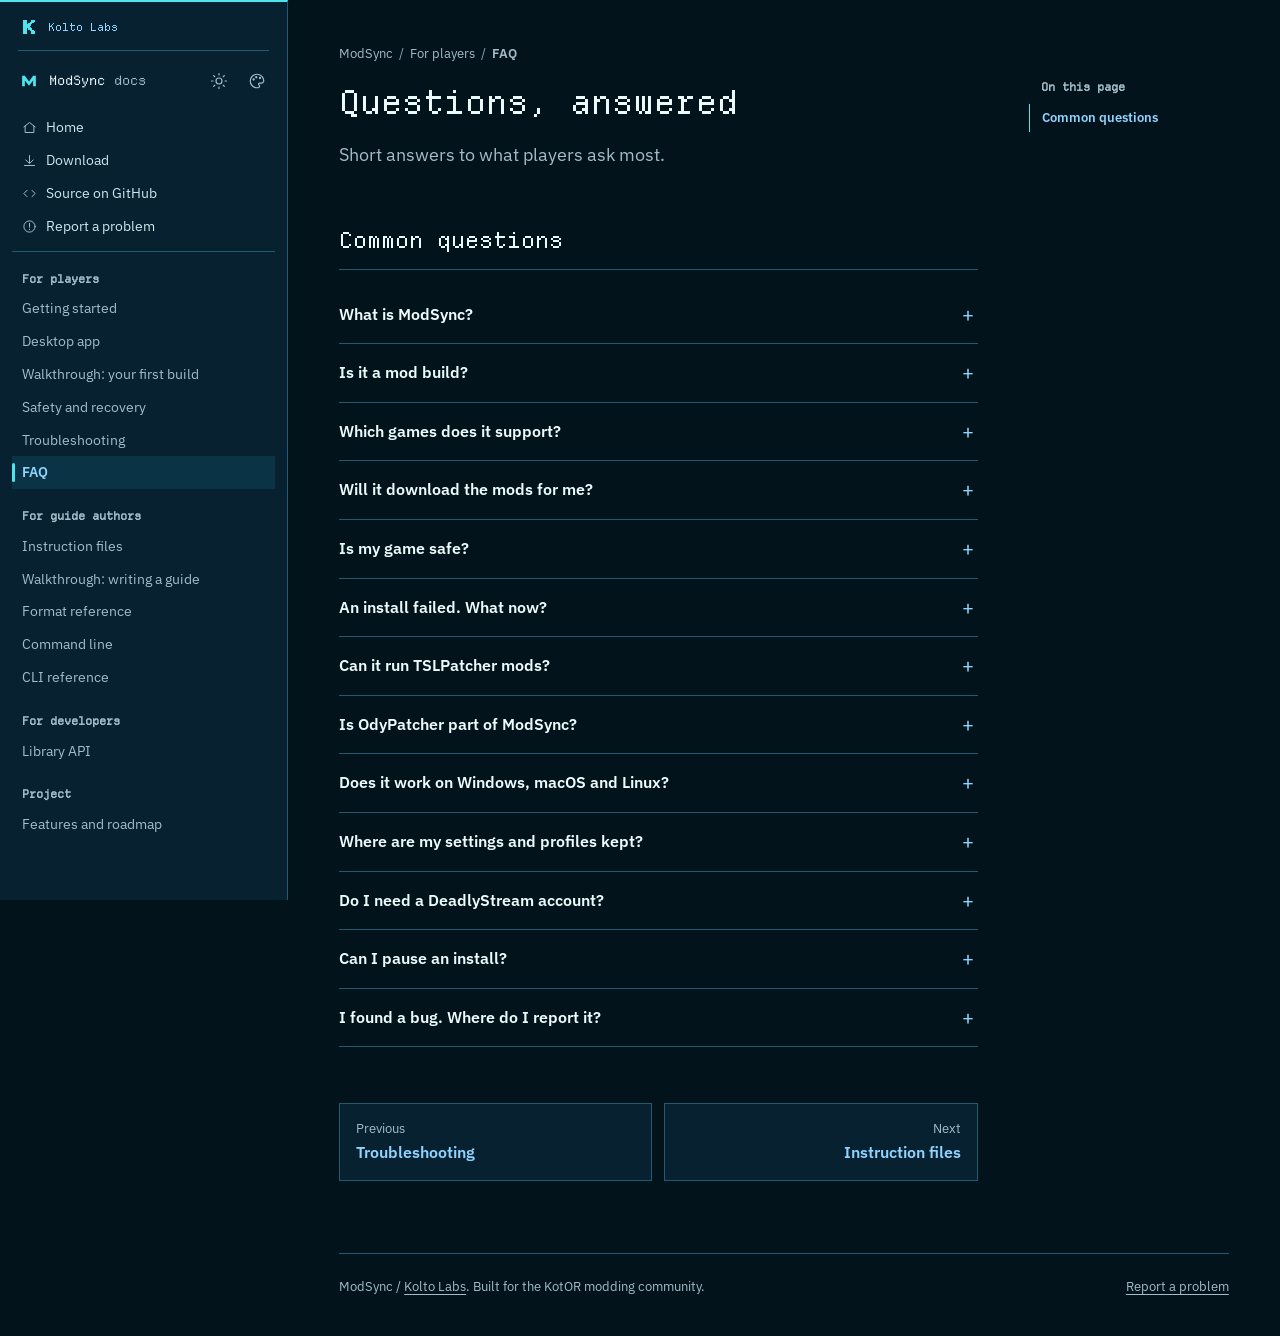
<file: site/faq.html>
<!doctype html>
<html lang="en">
<head>
<meta charset="utf-8" />
<meta name="viewport" content="width=device-width, initial-scale=1" />
<title>FAQ - ModSync | Kolto Labs</title>
<meta name="description" content="Frequently asked questions about ModSync for KOTOR players." />
<meta name="theme-color" content="#03131c" />
<link rel="icon" href="assets/modsync.svg" type="image/svg+xml" />
<link rel="preload" href="assets/fonts/departure-mono.woff2" as="font" type="font/woff2" crossorigin />
<script src="assets/theme-init.js"></script>
<link rel="stylesheet" href="assets/site.css" />
<link rel="stylesheet" href="assets/classic.css" />
<script src="assets/site.js" defer></script>
</head>
<body>
<a class="skip" href="#content">Skip to content</a>
<div class="docs">
<aside class="docs-side">
  <a class="lab-link" href="https://koltolabs.bodecloud.workers.dev/"><img src="assets/kolto-labs.svg" alt="" width="22" height="22" />Kolto Labs</a>
  <div class="docs-side-top">
    <a class="docs-brand" href="./" aria-label="ModSync home"><img class="logo" data-project-logo src="assets/modsync.svg" alt="" width="22" height="22" />ModSync <span>docs</span></a>
    <button class="icon-btn" type="button" data-theme-toggle aria-pressed="false" aria-label="Switch appearance">
      <svg class="moon" viewBox="0 0 24 24" fill="none" stroke="currentColor" stroke-width="1.6" stroke-linecap="round" stroke-linejoin="round" aria-hidden="true"><path d="M12 3a9 9 0 1 0 9 9 7 7 0 0 1-9-9z"/></svg>
      <svg class="sun" viewBox="0 0 24 24" fill="none" stroke="currentColor" stroke-width="1.6" stroke-linecap="round" aria-hidden="true"><circle cx="12" cy="12" r="4"/><path d="M12 2v2M12 20v2M4.9 4.9l1.4 1.4M17.7 17.7l1.4 1.4M2 12h2M20 12h2M4.9 19.1l1.4-1.4M17.7 6.3l1.4-1.4"/></svg>
    </button>
      <button class="icon-btn" type="button" data-site-style-toggle aria-pressed="false" aria-label="Theme: Kolto Labs. Switch to Classic theme" title="Theme: Kolto Labs. Switch to Classic theme">
        <svg viewBox="0 0 24 24" fill="none" stroke="currentColor" stroke-width="1.6" stroke-linecap="round" stroke-linejoin="round" aria-hidden="true"><path d="M12 3a9 9 0 1 0 0 18h1.4a2 2 0 0 0 1.4-3.4l-.2-.2a1.5 1.5 0 0 1 1.1-2.6H18a3 3 0 0 0 3-3A9 9 0 0 0 12 3Z"/><circle cx="7.5" cy="10" r=".75" fill="currentColor"/><circle cx="11" cy="7" r=".75" fill="currentColor"/><circle cx="16" cy="8" r=".75" fill="currentColor"/></svg>
      </button>
    <button id="docs-menu" class="icon-btn docs-menu" type="button" aria-label="Show the list of pages" aria-expanded="false" aria-controls="docs-nav">
      <svg viewBox="0 0 24 24" fill="none" stroke="currentColor" stroke-width="1.6" stroke-linecap="round" aria-hidden="true"><path d="M4 7h16M4 12h16M4 17h16"/></svg>
    </button>
  </div>
  <nav id="docs-nav" class="docs-nav" aria-label="Documentation">
    <div class="docs-quick">
      <a href="./"><svg viewBox="0 0 24 24" fill="none" stroke="currentColor" stroke-width="1.6" stroke-linecap="round" stroke-linejoin="round" aria-hidden="true"><path d="M3 11 12 4l9 7"/><path d="M5 10v10h14V10"/></svg>Home</a>
      <a data-repo="/releases" href="https://github.com/kolto-labs/ModSync.rs/releases"><svg viewBox="0 0 24 24" fill="none" stroke="currentColor" stroke-width="1.6" stroke-linecap="round" stroke-linejoin="round" aria-hidden="true"><path d="M12 4v12M6 11l6 6 6-6M4 20h16"/></svg>Download</a>
      <a data-repo="" href="https://github.com/kolto-labs/ModSync.rs"><svg viewBox="0 0 24 24" fill="none" stroke="currentColor" stroke-width="1.6" stroke-linecap="round" stroke-linejoin="round" aria-hidden="true"><path d="m8 7-5 5 5 5M16 7l5 5-5 5"/></svg>Source on GitHub</a>
      <a data-repo="/issues" href="https://github.com/kolto-labs/ModSync.rs/issues"><svg viewBox="0 0 24 24" fill="none" stroke="currentColor" stroke-width="1.6" stroke-linecap="round" stroke-linejoin="round" aria-hidden="true"><circle cx="12" cy="12" r="9"/><path d="M12 7v6M12 16.5v.5"/></svg>Report a problem</a>
    </div>
    <h2>For players</h2><a href="getting-started.html">Getting started</a><a href="desktop.html">Desktop app</a><a href="walkthrough-install.html">Walkthrough: your first build</a><a href="safety.html">Safety and recovery</a><a href="troubleshooting.html">Troubleshooting</a><a href="faq.html" aria-current="page">FAQ</a><h2>For guide authors</h2><a href="instruction-files.html">Instruction files</a><a href="walkthrough-authoring.html">Walkthrough: writing a guide</a><a href="format-reference.html">Format reference</a><a href="cli.html">Command line</a><a href="cli-reference.html">CLI reference</a><h2>For developers</h2><a href="api.html">Library API</a><h2>Project</h2><a href="status.html">Features and roadmap</a>
  </nav>
</aside>
<div class="docs-main">
<main class="docs-article" id="content">
<p class="crumb"><a href="./">ModSync</a><span>/</span>For players<span>/</span><strong>FAQ</strong></p>
<h1>Questions, <span class="classic-serif">answered</span></h1>
<p class="lead">Short answers to what players ask most.</p>
<section id="questions"><h2>Common questions</h2><details class="faq"><summary>What is ModSync?</summary><div><p>A desktop app and command line tool that installs KOTOR 1 and KOTOR 2 mod builds by following a guide's instruction file. It runs on Windows, Linux and macOS with nothing else to install.</p></div></details><details class="faq"><summary>Is it a mod build?</summary><div><p>No. ModSync contains no mods. A mod build, and its instruction file, comes from a guide author. ModSync reads that file and carries out its steps on your computer.</p></div></details><details class="faq"><summary>Which games does it support?</summary><div><p>KOTOR 1 and KOTOR 2. It detects KOTOR 1, the original KOTOR 2 release and the newer Aspyr release of KOTOR 2, and leaves out Aspyr-only mods on a copy that is not the Aspyr release.</p></div></details><details class="faq"><summary>Will it download the mods for me?</summary><div><p>Mostly. The desktop app downloads mods from DeadlyStream and Nexus Mods when you click <strong>Check</strong>. Nexus needs your API key, and free Nexus accounts need one <strong>Mod Manager Download</strong> click per mod. A few DeadlyStream files need you to be signed in. Anything it cannot fetch is listed with a link to download in your browser. Downloads are checked before they are saved.</p></div></details><details class="faq"><summary>Is my game safe?</summary><div><p>Validation never changes your folders. Before installing, ModSync copies your game and mod folders, and if the install fails you can restore that copy. Still keep your own backup. Read <a href="safety.html">Safety and recovery</a>.</p></div></details><details class="faq"><summary>An install failed. What now?</summary><div><p>Restore first (the <strong>Restore</strong> button on the Builds screen, or <code>modsync restore</code>), fix the cause, then run the whole guide again from the start. Do not install the failed mod on its own at the end.</p></div></details><details class="faq"><summary>Can it run TSLPatcher mods?</summary><div><p>Yes. In the desktop app, <strong>Let mods run their patcher or installer</strong> under <strong>Settings</strong> &gt; <strong>Patcher</strong> is on by default. The default linked OdyPatcher library runs within ModSync. External patcher executables require <code>--allow-processes</code> on the command line. Validation cannot predict what a patcher will change, so a clean validation report does not guarantee the patch step will succeed.</p></div></details><details class="faq" id="odypatcher"><summary>Is OdyPatcher part of ModSync?</summary><div><p>It ships inside ModSync, but its source does not live here. OdyPatcher is developed in its own repository, <a href="https://github.com/kolto-labs/OdyPatcher">kolto-labs/OdyPatcher</a>. ModSync uses it as a library pinned to one exact revision in <code>Cargo.toml</code> and compiles it into the program, so there is nothing else to install. That is all "built-in OdyPatcher" means on these pages: ModSync keeps no copy of the patcher's code of its own.</p><p>Unless you choose a patcher program, every install uses that library, even if an OdyPatcher program is on your computer. To use a program instead (OdyPatcher, HoloPatcher or KPatcher), pick it under <strong>Settings</strong> &gt; <strong>Patcher</strong> or pass <code>--patcher</code>. If ModSync cannot use the program you chose, it says why.</p></div></details><details class="faq"><summary>Does it work on Windows, macOS and Linux?</summary><div><p>It builds on all three. Linux gets the most testing; native Windows and macOS builds are checked less often. Windows-only patchers need a Windows computer.</p></div></details><details class="faq"><summary>Where are my settings and profiles kept?</summary><div><p>In a <code>ModSync</code> folder in your system's settings location: the XDG config folder on Linux, Application Support on macOS, and roaming application data on Windows. You can choose a different folder.</p></div></details><details class="faq"><summary>Do I need a DeadlyStream account?</summary><div><p>No. The app checks and installs without one. Some DeadlyStream files only download for signed-in members; sign in under <strong>Settings</strong> &gt; <strong>Account</strong> for those. The app keeps the signed-in session in your system's credential store, never your password.</p></div></details><details class="faq"><summary>Can I pause an install?</summary><div><p>Yes. <strong>Pause</strong> on the Builds screen holds the install at the next safe point, between downloads or between mods, and <strong>Resume</strong> carries on from there.</p></div></details><details class="faq"><summary>I found a bug. Where do I report it?</summary><div><p>Open an issue on <a data-repo="/issues" href="https://github.com/kolto-labs/ModSync.rs/issues">GitHub</a>. Say which guide you used, which mods you picked and what the report or log said.</p></div></details></section>
<nav class="pager" aria-label="Previous and next page"><a class="prev" href="troubleshooting.html"><small>Previous</small>Troubleshooting</a><a class="next" href="instruction-files.html"><small>Next</small>Instruction files</a></nav>
</main>
<nav class="docs-outline" aria-label="On this page"><h2>On this page</h2><a href="#questions">Common questions</a></nav>
<footer class="docs-foot"><span>ModSync / <a href="https://koltolabs.bodecloud.workers.dev/">Kolto Labs</a>. Built for the KotOR modding community.</span><span><a data-repo="/issues" href="https://github.com/kolto-labs/ModSync.rs/issues">Report a problem</a></span></footer>
</div>
</div>
</body>
</html>
</file>
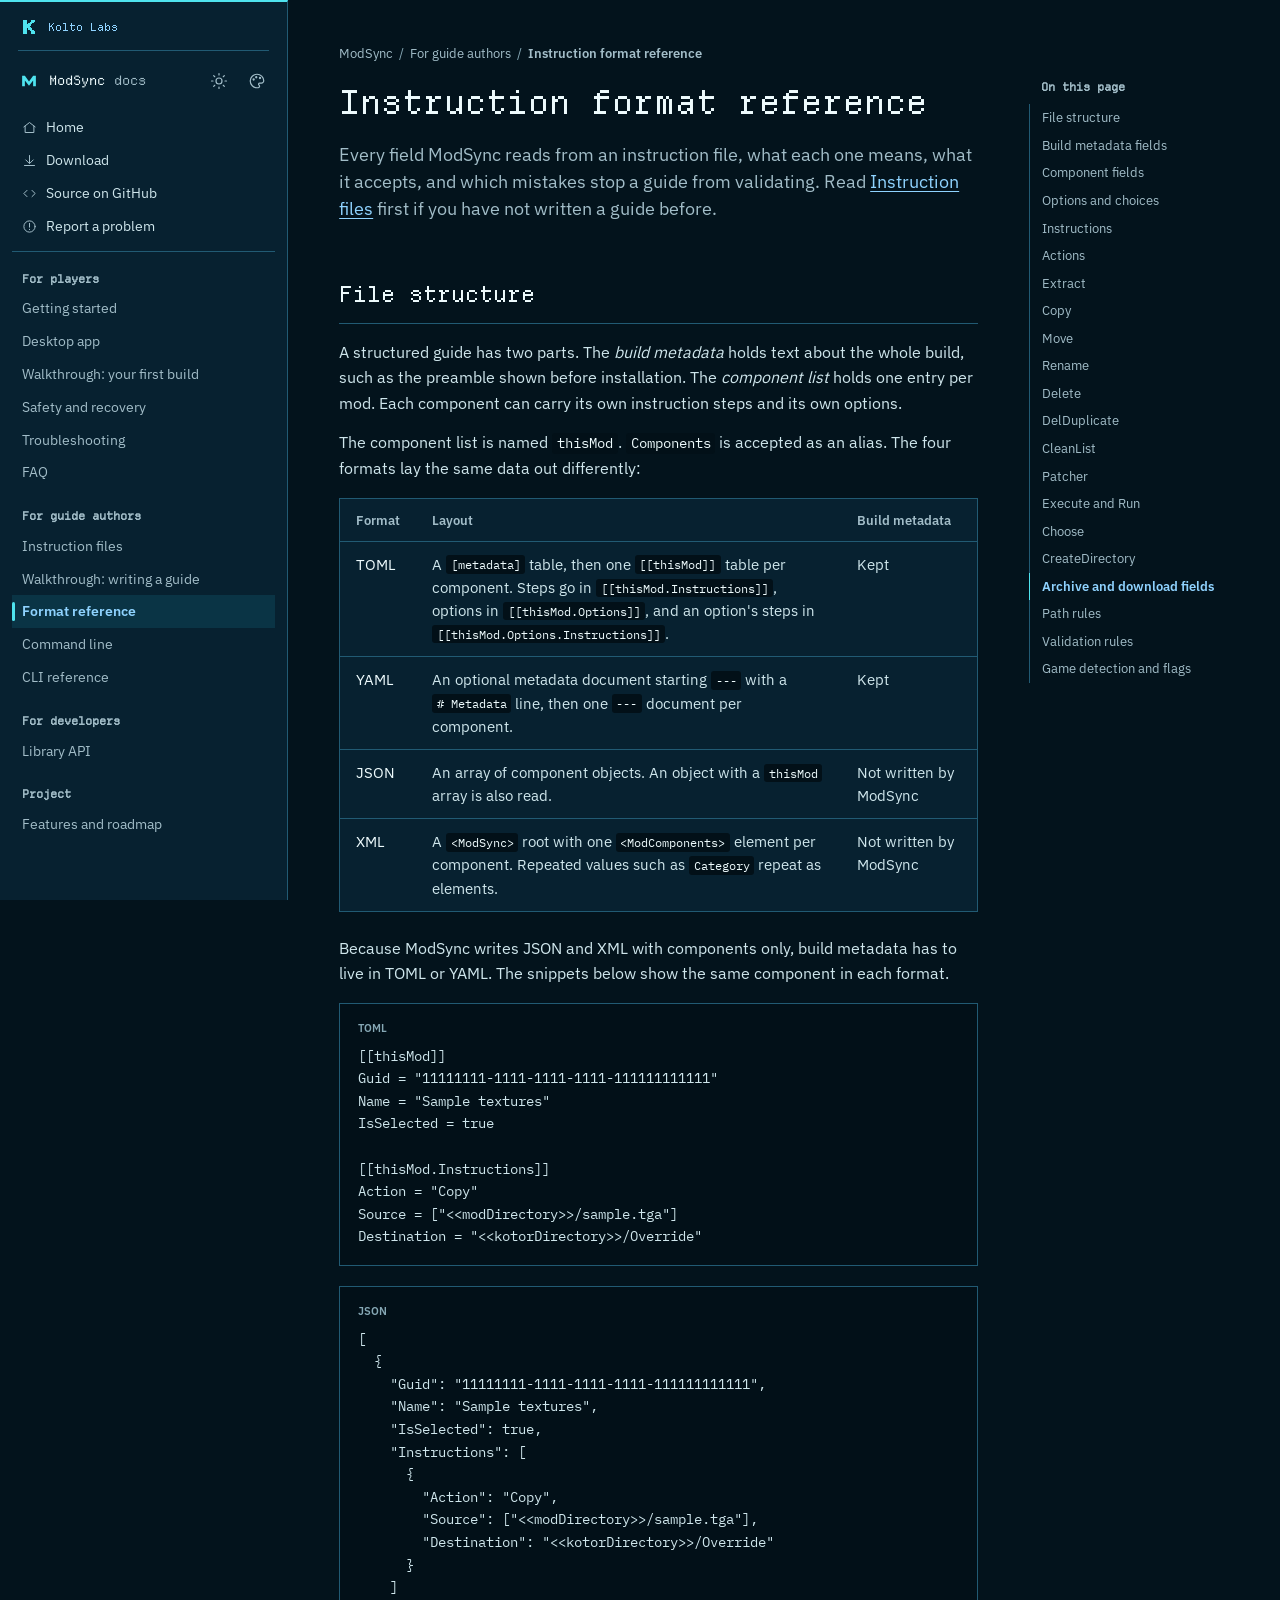
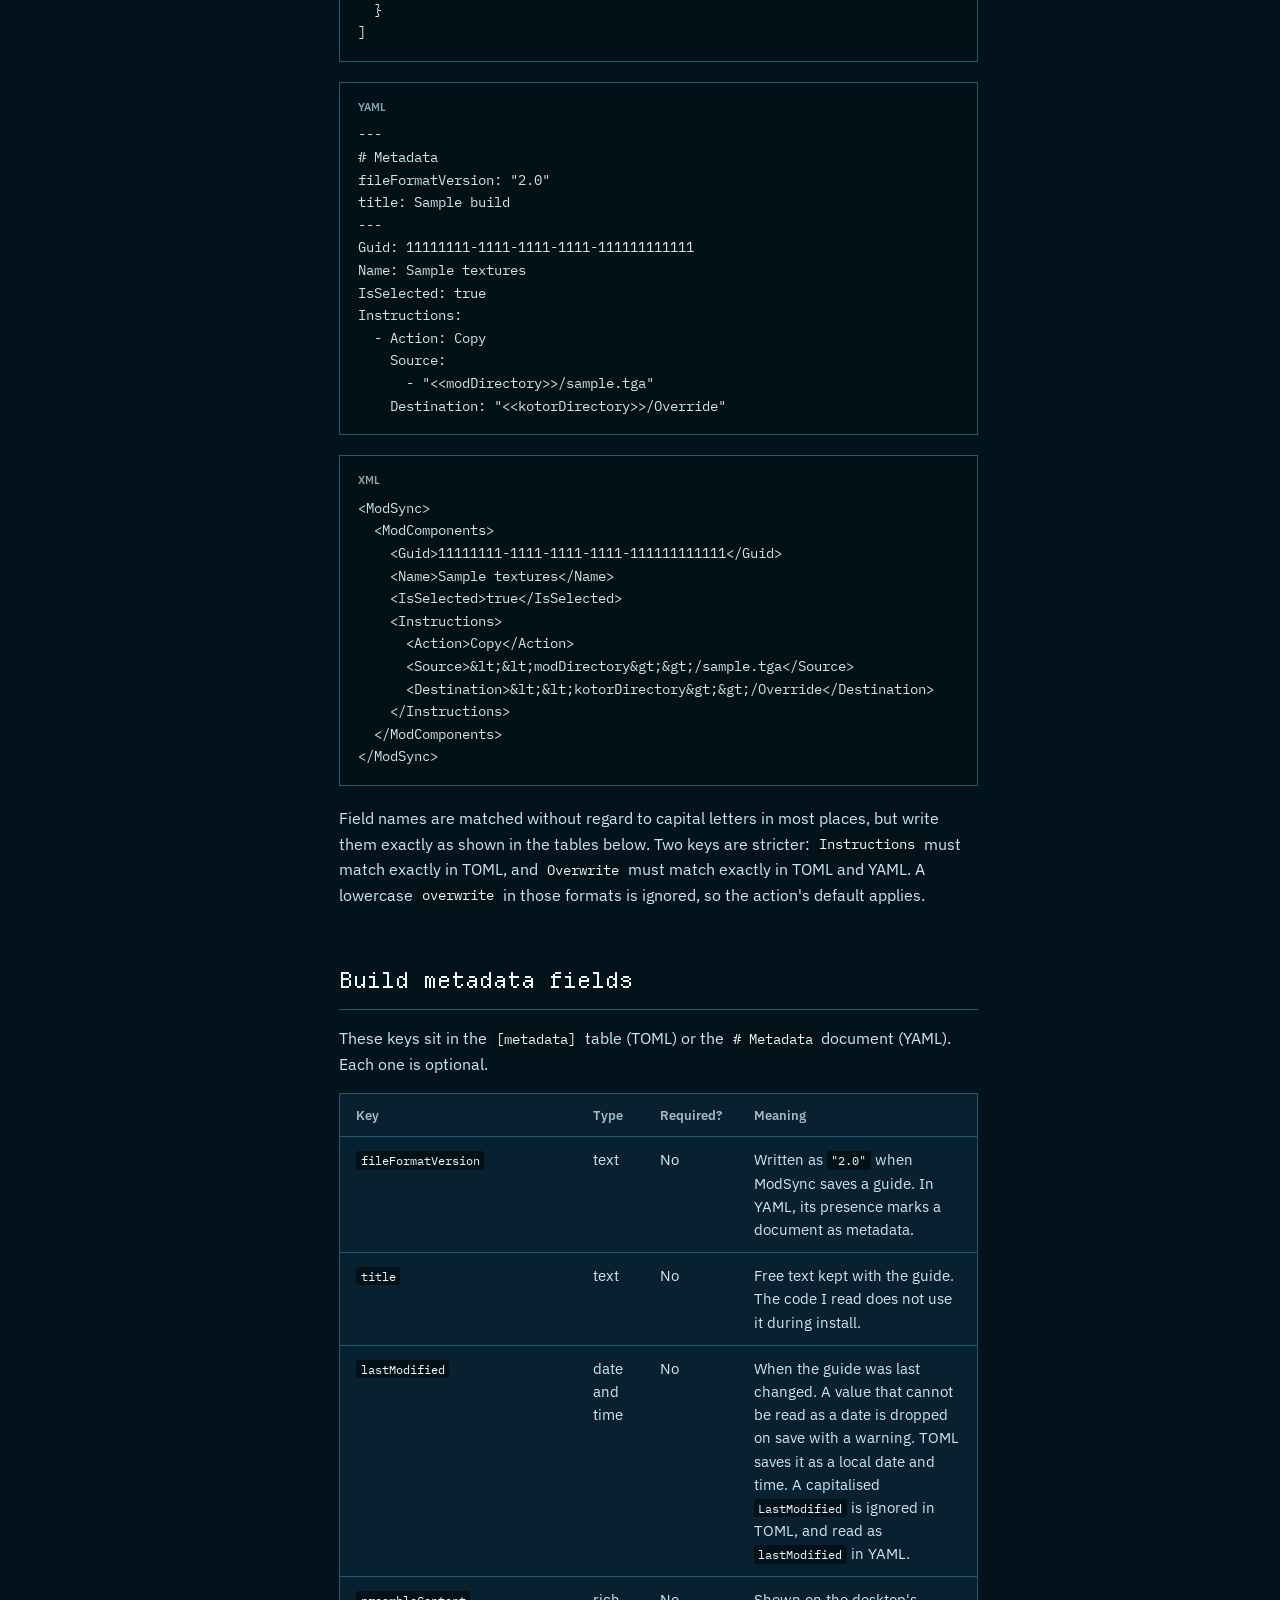
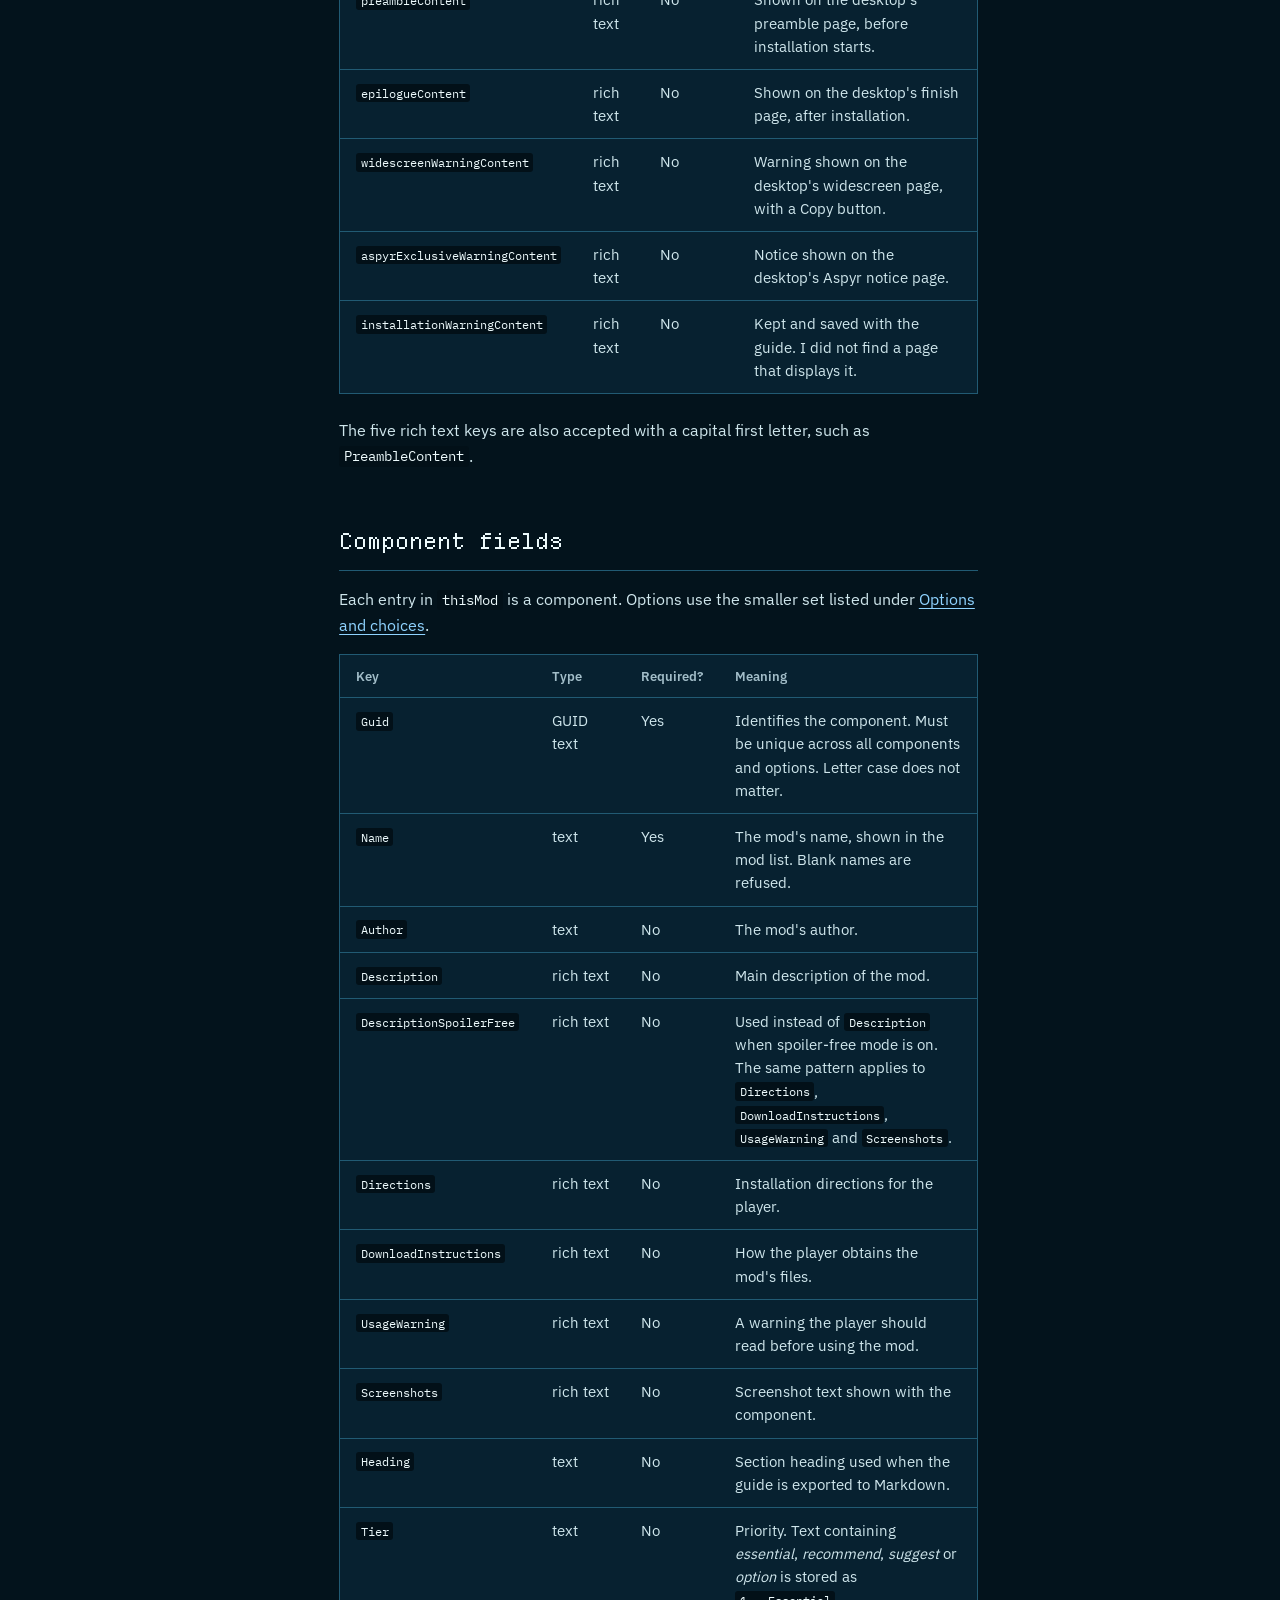
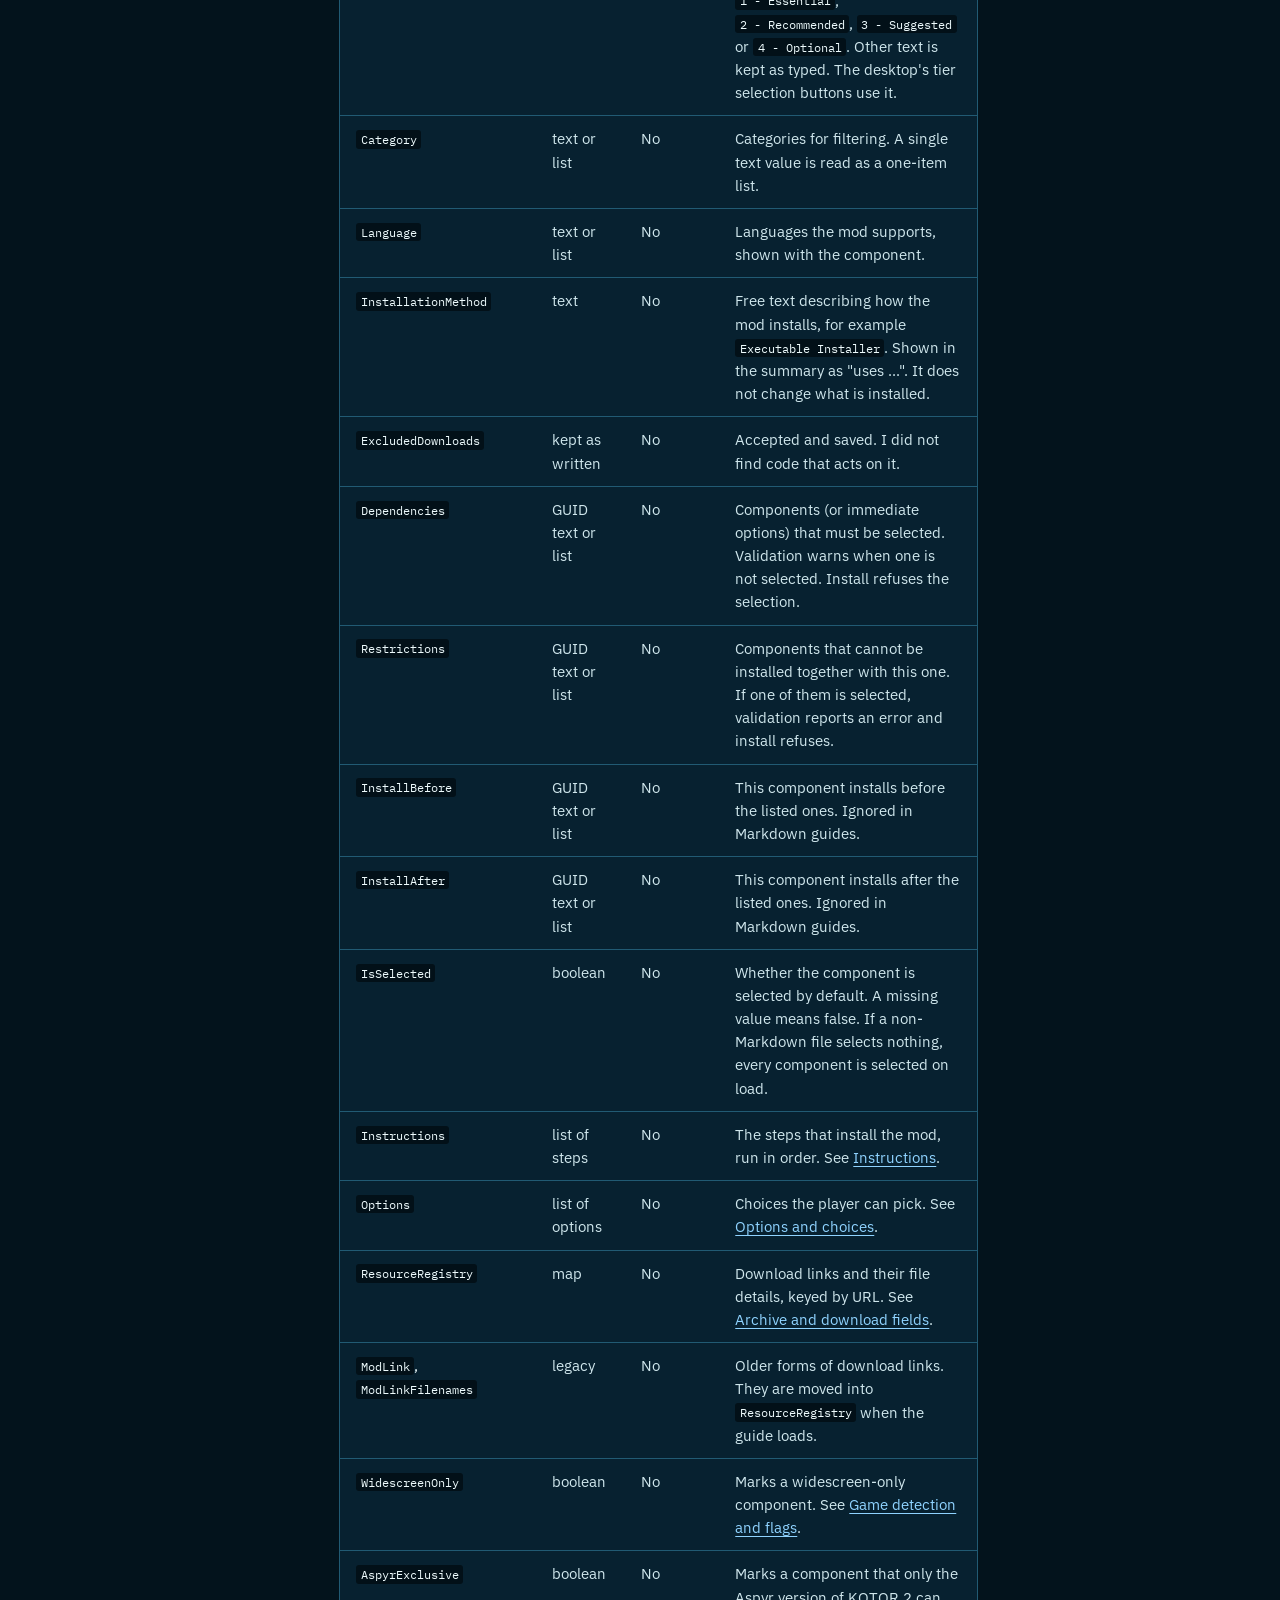
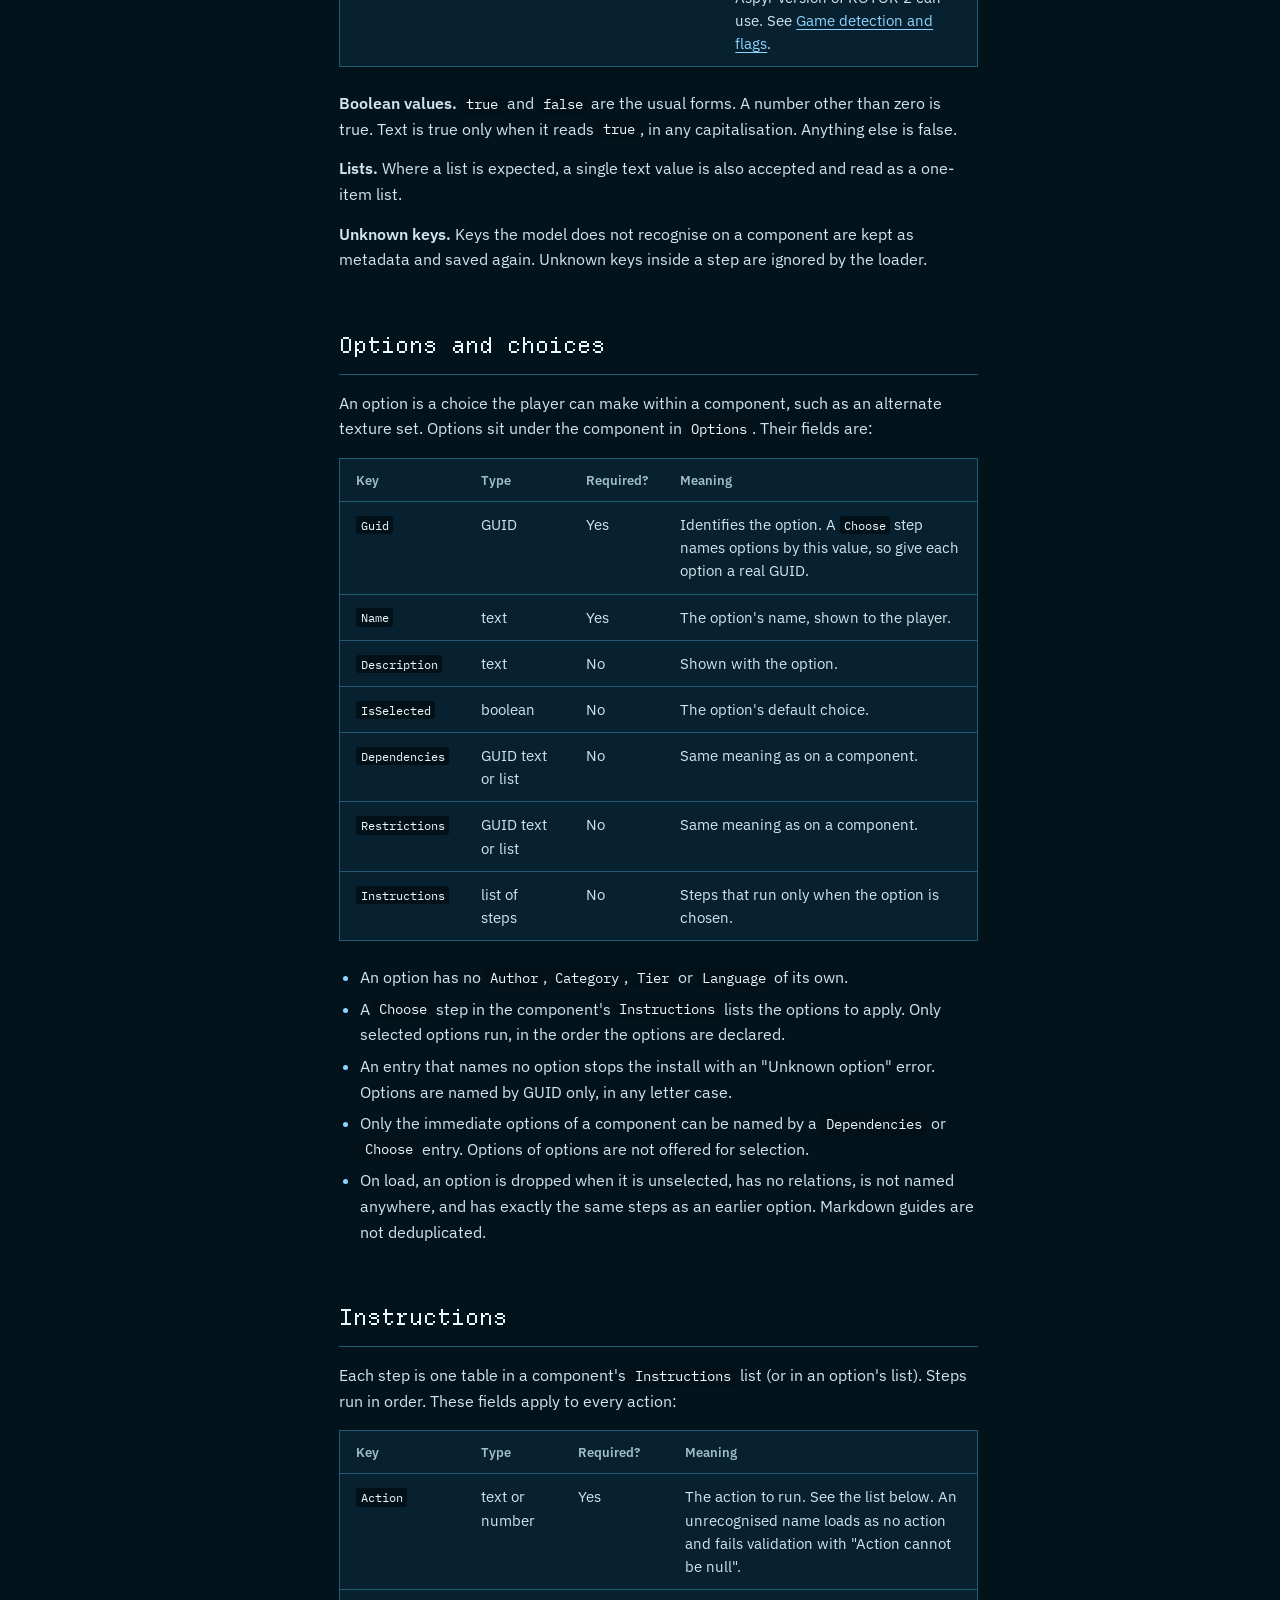
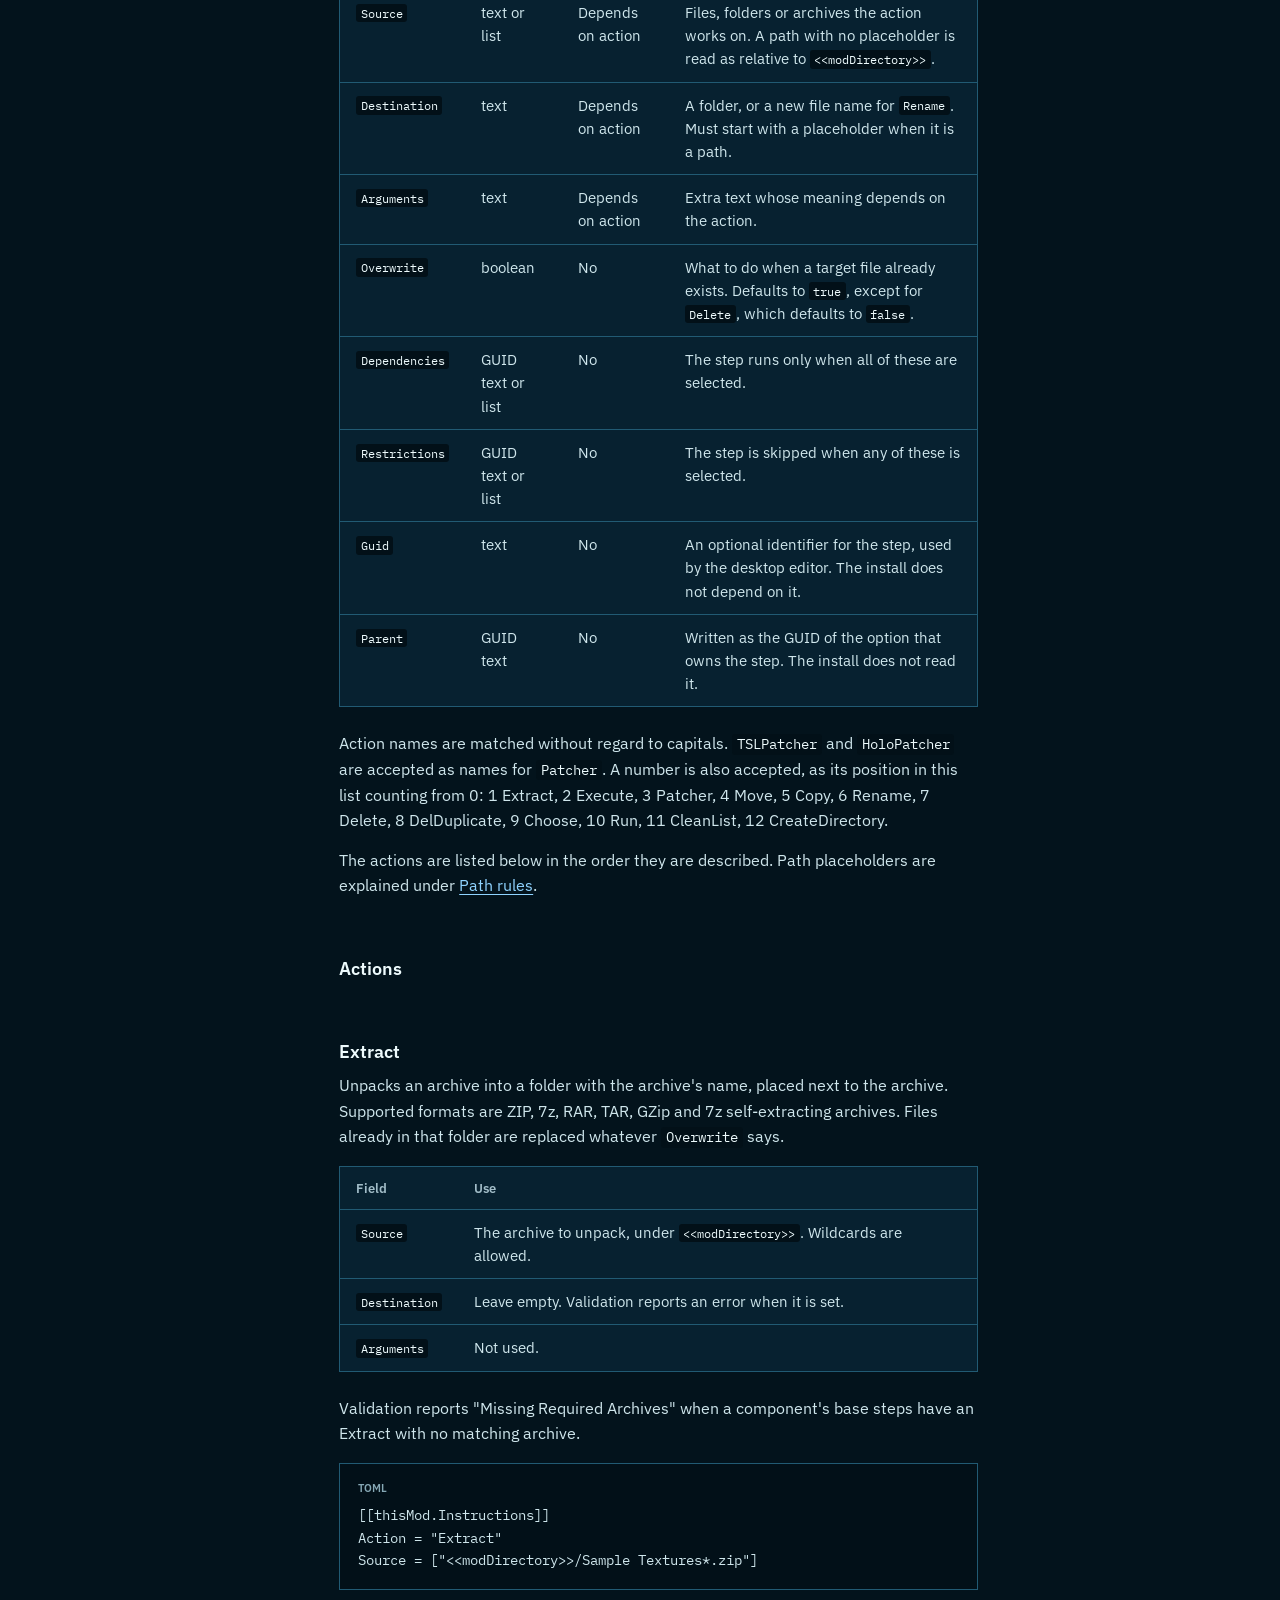
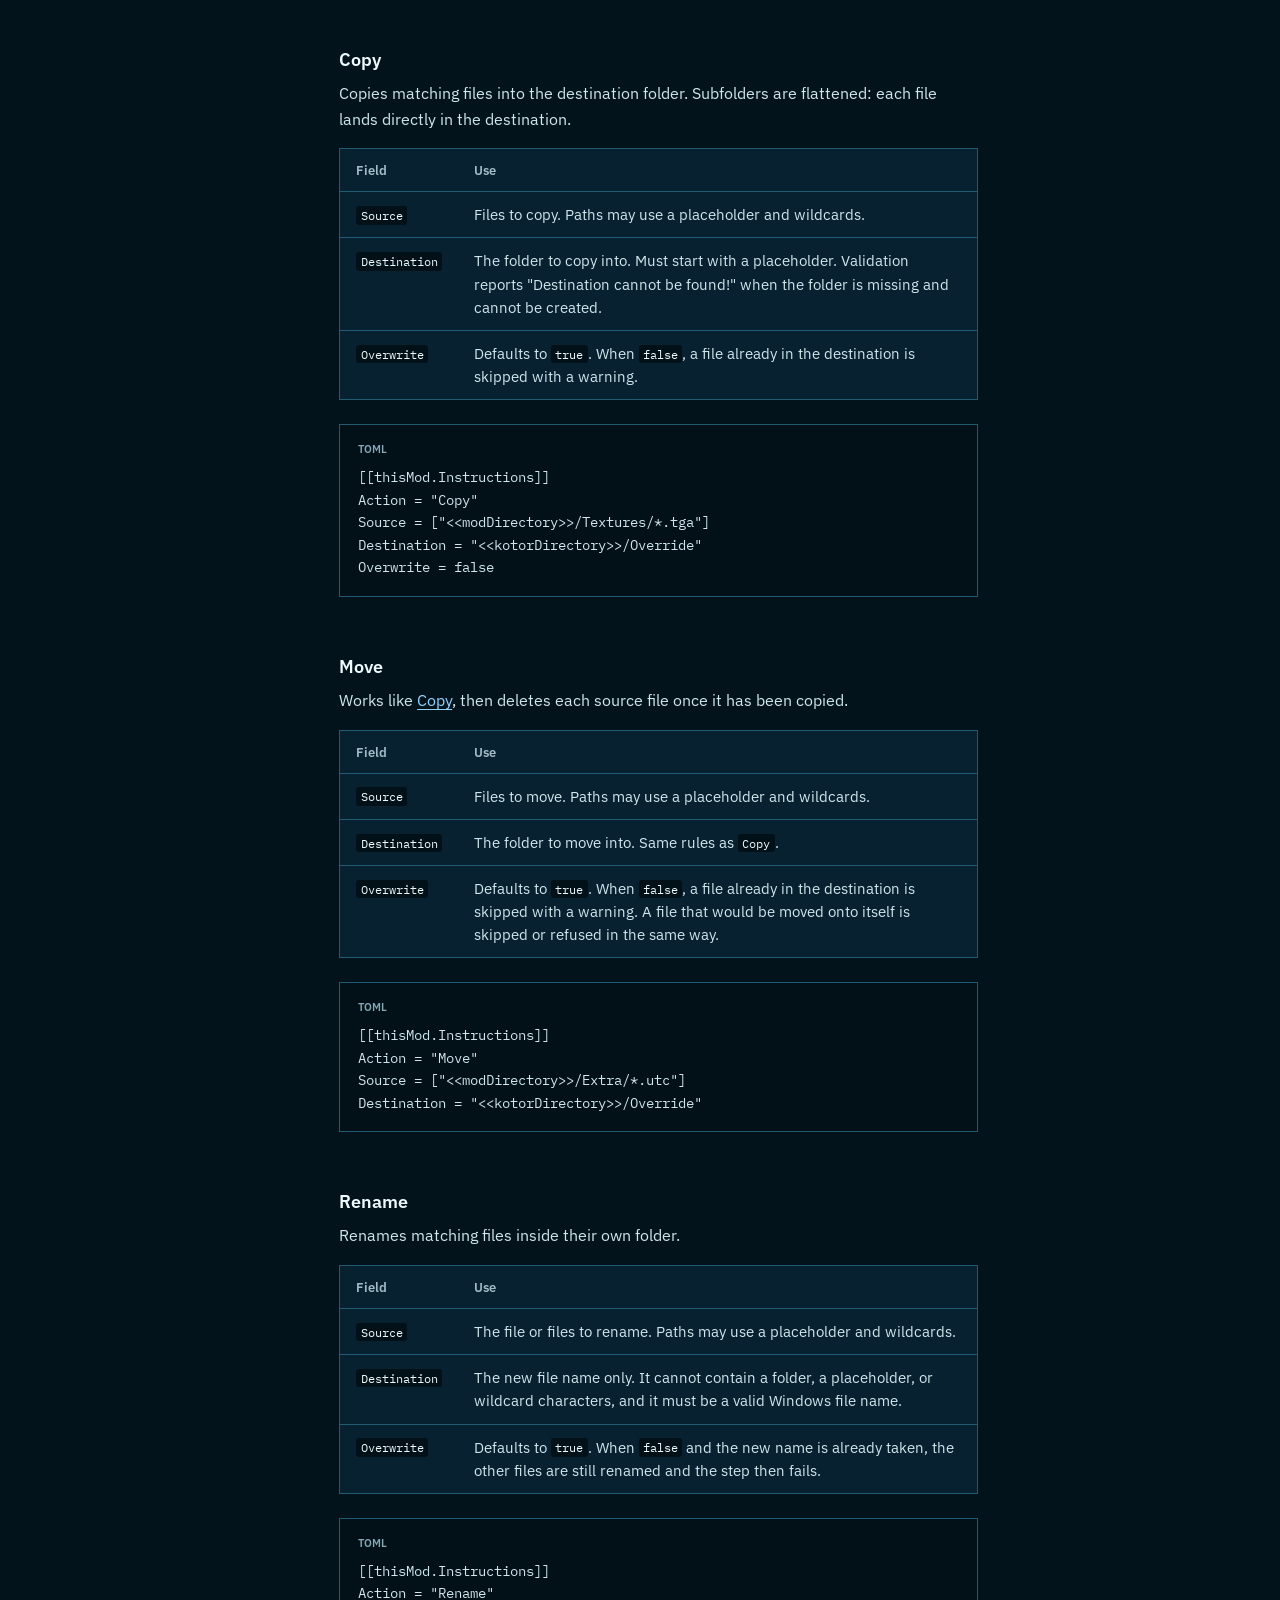
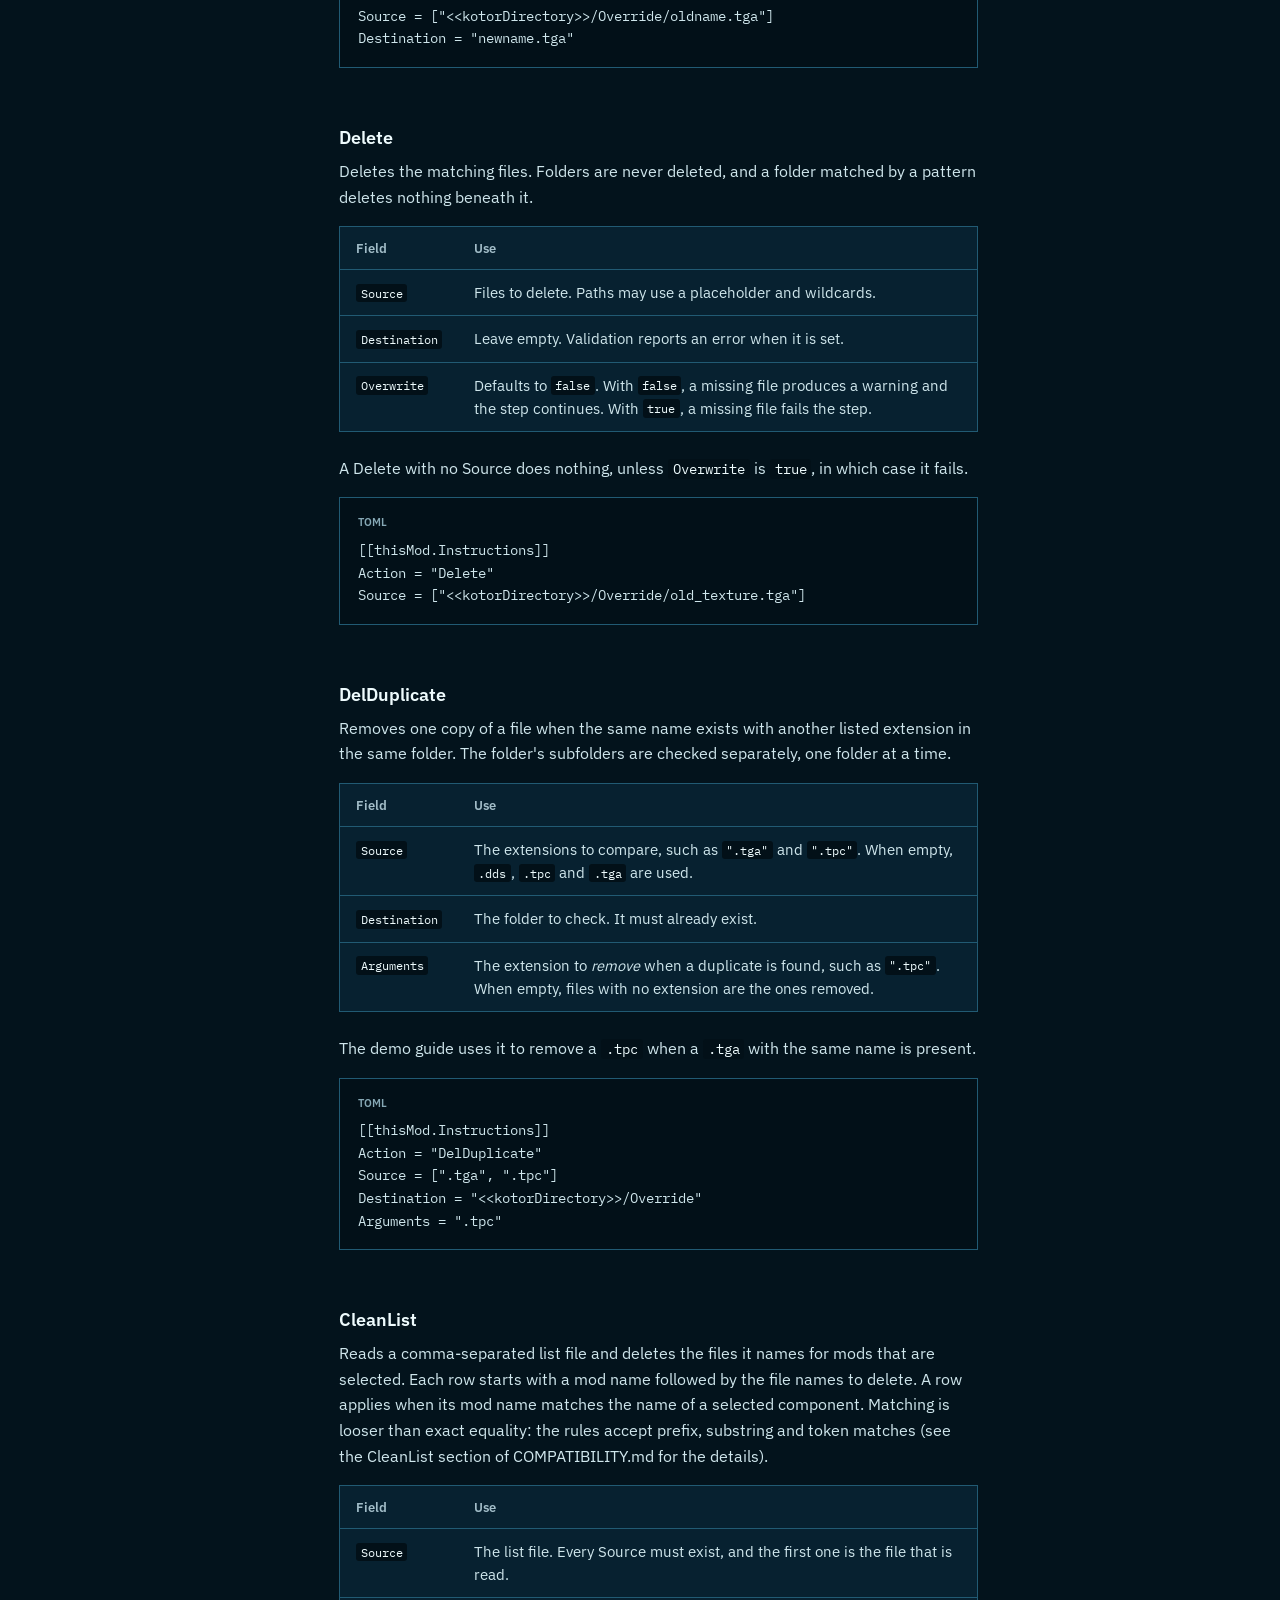
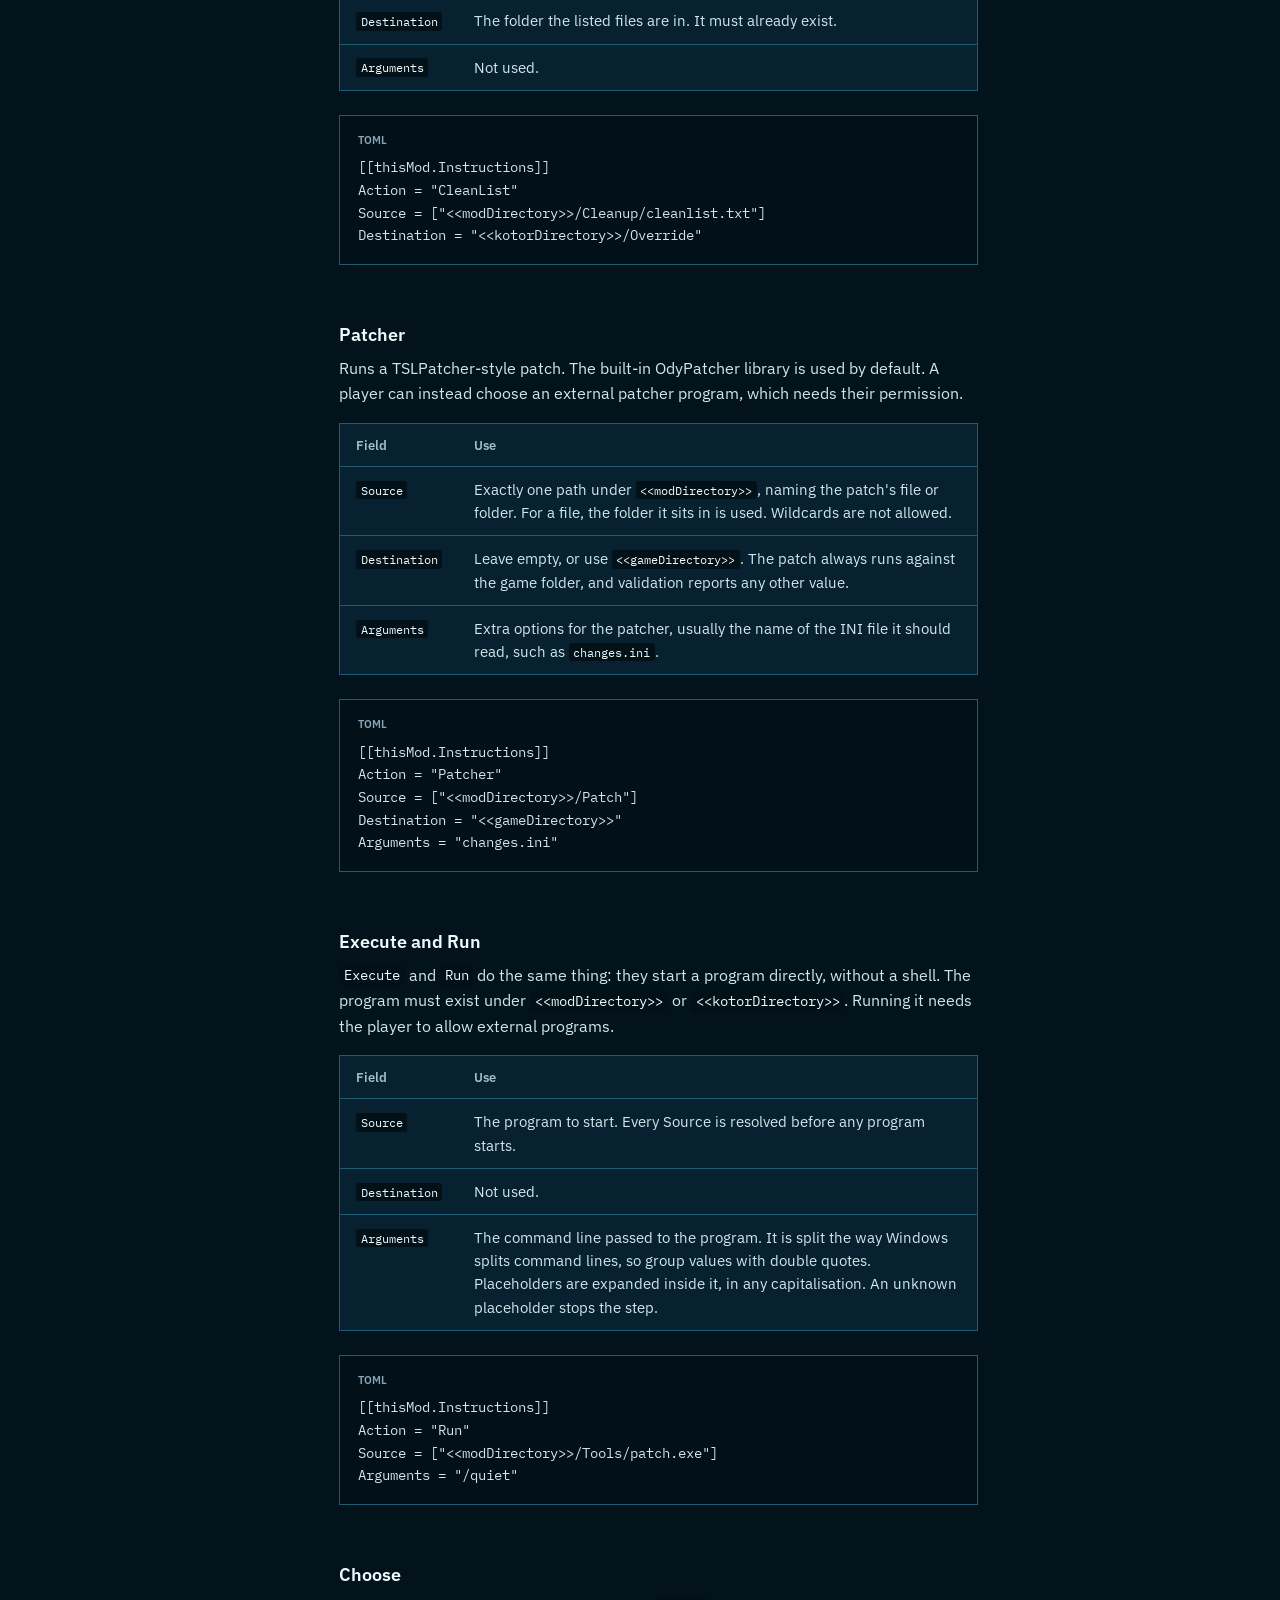
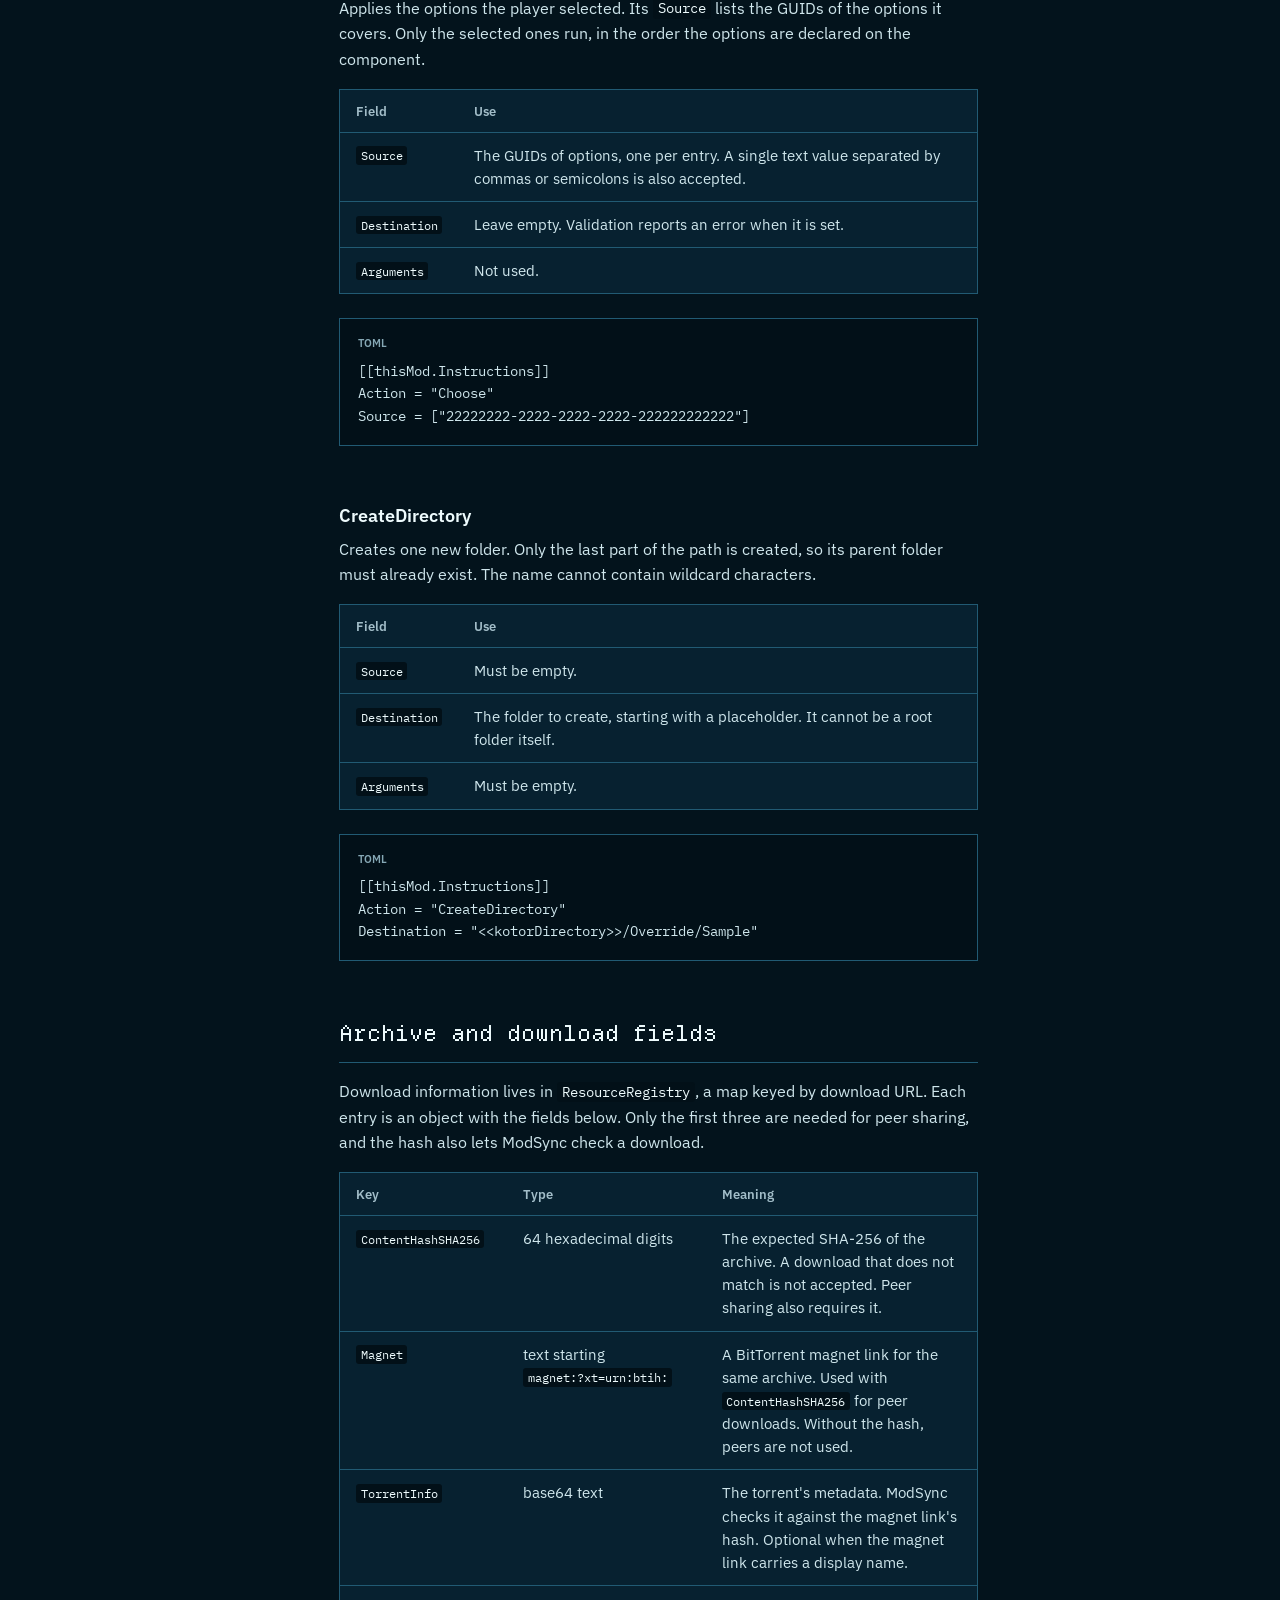
<file: site/format-reference.html>
<!doctype html>
<html lang="en">
<head>
<meta charset="utf-8" />
<meta name="viewport" content="width=device-width, initial-scale=1" />
<title>Instruction format reference - ModSync | Kolto Labs</title>
<meta name="description" content="Field-by-field reference for the ModSync instruction file: build and component fields, options, every instruction action, path rules, archive fields and validation rules." />
<meta name="theme-color" content="#03131c" />
<link rel="icon" href="assets/modsync.svg" type="image/svg+xml" />
<link rel="preload" href="assets/fonts/departure-mono.woff2" as="font" type="font/woff2" crossorigin />
<script src="assets/theme-init.js"></script>
<link rel="stylesheet" href="assets/site.css" />
<link rel="stylesheet" href="assets/classic.css" />
<script src="assets/site.js" defer></script>
</head>
<body>
<a class="skip" href="#content">Skip to content</a>
<div class="docs">
<aside class="docs-side">
  <a class="lab-link" href="https://koltolabs.bodecloud.workers.dev/"><img src="assets/kolto-labs.svg" alt="" width="22" height="22" />Kolto Labs</a>
  <div class="docs-side-top">
    <a class="docs-brand" href="./" aria-label="ModSync home"><img class="logo" data-project-logo src="assets/modsync.svg" alt="" width="22" height="22" />ModSync <span>docs</span></a>
    <button class="icon-btn" type="button" data-theme-toggle aria-pressed="false" aria-label="Switch appearance">
      <svg class="moon" viewBox="0 0 24 24" fill="none" stroke="currentColor" stroke-width="1.6" stroke-linecap="round" stroke-linejoin="round" aria-hidden="true"><path d="M12 3a9 9 0 1 0 9 9 7 7 0 0 1-9-9z"/></svg>
      <svg class="sun" viewBox="0 0 24 24" fill="none" stroke="currentColor" stroke-width="1.6" stroke-linecap="round" aria-hidden="true"><circle cx="12" cy="12" r="4"/><path d="M12 2v2M12 20v2M4.9 4.9l1.4 1.4M17.7 17.7l1.4 1.4M2 12h2M20 12h2M4.9 19.1l1.4-1.4M17.7 6.3l1.4-1.4"/></svg>
    </button>
      <button class="icon-btn" type="button" data-site-style-toggle aria-pressed="false" aria-label="Theme: Kolto Labs. Switch to Classic theme" title="Theme: Kolto Labs. Switch to Classic theme">
        <svg viewBox="0 0 24 24" fill="none" stroke="currentColor" stroke-width="1.6" stroke-linecap="round" stroke-linejoin="round" aria-hidden="true"><path d="M12 3a9 9 0 1 0 0 18h1.4a2 2 0 0 0 1.4-3.4l-.2-.2a1.5 1.5 0 0 1 1.1-2.6H18a3 3 0 0 0 3-3A9 9 0 0 0 12 3Z"/><circle cx="7.5" cy="10" r=".75" fill="currentColor"/><circle cx="11" cy="7" r=".75" fill="currentColor"/><circle cx="16" cy="8" r=".75" fill="currentColor"/></svg>
      </button>
    <button id="docs-menu" class="icon-btn docs-menu" type="button" aria-label="Show the list of pages" aria-expanded="false" aria-controls="docs-nav">
      <svg viewBox="0 0 24 24" fill="none" stroke="currentColor" stroke-width="1.6" stroke-linecap="round" aria-hidden="true"><path d="M4 7h16M4 12h16M4 17h16"/></svg>
    </button>
  </div>
  <nav id="docs-nav" class="docs-nav" aria-label="Documentation">
    <div class="docs-quick">
      <a href="./"><svg viewBox="0 0 24 24" fill="none" stroke="currentColor" stroke-width="1.6" stroke-linecap="round" stroke-linejoin="round" aria-hidden="true"><path d="M3 11 12 4l9 7"/><path d="M5 10v10h14V10"/></svg>Home</a>
      <a data-repo="/releases" href="https://github.com/kolto-labs/ModSync.rs/releases"><svg viewBox="0 0 24 24" fill="none" stroke="currentColor" stroke-width="1.6" stroke-linecap="round" stroke-linejoin="round" aria-hidden="true"><path d="M12 4v12M6 11l6 6 6-6M4 20h16"/></svg>Download</a>
      <a data-repo="" href="https://github.com/kolto-labs/ModSync.rs"><svg viewBox="0 0 24 24" fill="none" stroke="currentColor" stroke-width="1.6" stroke-linecap="round" stroke-linejoin="round" aria-hidden="true"><path d="m8 7-5 5 5 5M16 7l5 5-5 5"/></svg>Source on GitHub</a>
      <a data-repo="/issues" href="https://github.com/kolto-labs/ModSync.rs/issues"><svg viewBox="0 0 24 24" fill="none" stroke="currentColor" stroke-width="1.6" stroke-linecap="round" stroke-linejoin="round" aria-hidden="true"><circle cx="12" cy="12" r="9"/><path d="M12 7v6M12 16.5v.5"/></svg>Report a problem</a>
    </div>
    <h2>For players</h2><a href="getting-started.html">Getting started</a><a href="desktop.html">Desktop app</a><a href="walkthrough-install.html">Walkthrough: your first build</a><a href="safety.html">Safety and recovery</a><a href="troubleshooting.html">Troubleshooting</a><a href="faq.html">FAQ</a><h2>For guide authors</h2><a href="instruction-files.html">Instruction files</a><a href="walkthrough-authoring.html">Walkthrough: writing a guide</a><a href="format-reference.html" aria-current="page">Format reference</a><a href="cli.html">Command line</a><a href="cli-reference.html">CLI reference</a><h2>For developers</h2><a href="api.html">Library API</a><h2>Project</h2><a href="status.html">Features and roadmap</a>
  </nav>
</aside>
<div class="docs-main">
<main class="docs-article" id="content">
<p class="crumb"><a href="./">ModSync</a><span>/</span>For guide authors<span>/</span><strong>Instruction format reference</strong></p>
<h1>Instruction format <span class="classic-serif">reference</span></h1>
<p class="lead">Every field ModSync reads from an instruction file, what each one means, what it accepts, and which mistakes stop a guide from validating. Read <a href="instruction-files.html">Instruction files</a> first if you have not written a guide before.</p>

<section id="structure">
<h2>File structure</h2>
<p>A structured guide has two parts. The <em>build metadata</em> holds text about the whole build, such as the preamble shown before installation. The <em>component list</em> holds one entry per mod. Each component can carry its own instruction steps and its own options.</p>
<p>The component list is named <code>thisMod</code>. <code>Components</code> is accepted as an alias. The four formats lay the same data out differently:</p>
<div class="table"><table>
<thead><tr><th>Format</th><th>Layout</th><th>Build metadata</th></tr></thead>
<tbody>
<tr><td>TOML</td><td>A <code>[metadata]</code> table, then one <code>[[thisMod]]</code> table per component. Steps go in <code>[[thisMod.Instructions]]</code>, options in <code>[[thisMod.Options]]</code>, and an option's steps in <code>[[thisMod.Options.Instructions]]</code>.</td><td>Kept</td></tr>
<tr><td>YAML</td><td>An optional metadata document starting <code>---</code> with a <code># Metadata</code> line, then one <code>---</code> document per component.</td><td>Kept</td></tr>
<tr><td>JSON</td><td>An array of component objects. An object with a <code>thisMod</code> array is also read.</td><td>Not written by ModSync</td></tr>
<tr><td>XML</td><td>A <code>&lt;ModSync&gt;</code> root with one <code>&lt;ModComponents&gt;</code> element per component. Repeated values such as <code>Category</code> repeat as elements.</td><td>Not written by ModSync</td></tr>
</tbody></table></div>
<p>Because ModSync writes JSON and XML with components only, build metadata has to live in TOML or YAML. The snippets below show the same component in each format.</p>
<pre class="code" data-lang="TOML" tabindex="0"><code>[[thisMod]]
Guid = "11111111-1111-1111-1111-111111111111"
Name = "Sample textures"
IsSelected = true

[[thisMod.Instructions]]
Action = "Copy"
Source = ["&lt;&lt;modDirectory&gt;&gt;/sample.tga"]
Destination = "&lt;&lt;kotorDirectory&gt;&gt;/Override"</code></pre>
<pre class="code" data-lang="JSON" tabindex="0"><code>[
  {
    "Guid": "11111111-1111-1111-1111-111111111111",
    "Name": "Sample textures",
    "IsSelected": true,
    "Instructions": [
      {
        "Action": "Copy",
        "Source": ["&lt;&lt;modDirectory&gt;&gt;/sample.tga"],
        "Destination": "&lt;&lt;kotorDirectory&gt;&gt;/Override"
      }
    ]
  }
]</code></pre>
<pre class="code" data-lang="YAML" tabindex="0"><code>---
# Metadata
fileFormatVersion: "2.0"
title: Sample build
---
Guid: 11111111-1111-1111-1111-111111111111
Name: Sample textures
IsSelected: true
Instructions:
  - Action: Copy
    Source:
      - "&lt;&lt;modDirectory&gt;&gt;/sample.tga"
    Destination: "&lt;&lt;kotorDirectory&gt;&gt;/Override"</code></pre>
<pre class="code" data-lang="XML" tabindex="0"><code>&lt;ModSync&gt;
  &lt;ModComponents&gt;
    &lt;Guid&gt;11111111-1111-1111-1111-111111111111&lt;/Guid&gt;
    &lt;Name&gt;Sample textures&lt;/Name&gt;
    &lt;IsSelected&gt;true&lt;/IsSelected&gt;
    &lt;Instructions&gt;
      &lt;Action&gt;Copy&lt;/Action&gt;
      &lt;Source&gt;&amp;lt;&amp;lt;modDirectory&amp;gt;&amp;gt;/sample.tga&lt;/Source&gt;
      &lt;Destination&gt;&amp;lt;&amp;lt;kotorDirectory&amp;gt;&amp;gt;/Override&lt;/Destination&gt;
    &lt;/Instructions&gt;
  &lt;/ModComponents&gt;
&lt;/ModSync&gt;</code></pre>
<p>Field names are matched without regard to capital letters in most places, but write them exactly as shown in the tables below. Two keys are stricter: <code>Instructions</code> must match exactly in TOML, and <code>Overwrite</code> must match exactly in TOML and YAML. A lowercase <code>overwrite</code> in those formats is ignored, so the action's default applies.</p>
</section>

<section id="build">
<h2>Build metadata fields</h2>
<p>These keys sit in the <code>[metadata]</code> table (TOML) or the <code># Metadata</code> document (YAML). Each one is optional.</p>
<div class="table"><table>
<thead><tr><th>Key</th><th>Type</th><th>Required?</th><th>Meaning</th></tr></thead>
<tbody>
<tr><td><code>fileFormatVersion</code></td><td>text</td><td>No</td><td>Written as <code>"2.0"</code> when ModSync saves a guide. In YAML, its presence marks a document as metadata.</td></tr>
<tr><td><code>title</code></td><td>text</td><td>No</td><td>Free text kept with the guide. The code I read does not use it during install.</td></tr>
<tr><td><code>lastModified</code></td><td>date and time</td><td>No</td><td>When the guide was last changed. A value that cannot be read as a date is dropped on save with a warning. TOML saves it as a local date and time. A capitalised <code>LastModified</code> is ignored in TOML, and read as <code>lastModified</code> in YAML.</td></tr>
<tr><td><code>preambleContent</code></td><td>rich text</td><td>No</td><td>Shown on the desktop's preamble page, before installation starts.</td></tr>
<tr><td><code>epilogueContent</code></td><td>rich text</td><td>No</td><td>Shown on the desktop's finish page, after installation.</td></tr>
<tr><td><code>widescreenWarningContent</code></td><td>rich text</td><td>No</td><td>Warning shown on the desktop's widescreen page, with a Copy button.</td></tr>
<tr><td><code>aspyrExclusiveWarningContent</code></td><td>rich text</td><td>No</td><td>Notice shown on the desktop's Aspyr notice page.</td></tr>
<tr><td><code>installationWarningContent</code></td><td>rich text</td><td>No</td><td>Kept and saved with the guide. I did not find a page that displays it.</td></tr>
</tbody></table></div>
<p>The five rich text keys are also accepted with a capital first letter, such as <code>PreambleContent</code>.</p>
</section>

<section id="components">
<h2>Component fields</h2>
<p>Each entry in <code>thisMod</code> is a component. Options use the smaller set listed under <a href="#options">Options and choices</a>.</p>
<div class="table"><table>
<thead><tr><th>Key</th><th>Type</th><th>Required?</th><th>Meaning</th></tr></thead>
<tbody>
<tr><td><code>Guid</code></td><td>GUID text</td><td>Yes</td><td>Identifies the component. Must be unique across all components and options. Letter case does not matter.</td></tr>
<tr><td><code>Name</code></td><td>text</td><td>Yes</td><td>The mod's name, shown in the mod list. Blank names are refused.</td></tr>
<tr><td><code>Author</code></td><td>text</td><td>No</td><td>The mod's author.</td></tr>
<tr><td><code>Description</code></td><td>rich text</td><td>No</td><td>Main description of the mod.</td></tr>
<tr><td><code>DescriptionSpoilerFree</code></td><td>rich text</td><td>No</td><td>Used instead of <code>Description</code> when spoiler-free mode is on. The same pattern applies to <code>Directions</code>, <code>DownloadInstructions</code>, <code>UsageWarning</code> and <code>Screenshots</code>.</td></tr>
<tr><td><code>Directions</code></td><td>rich text</td><td>No</td><td>Installation directions for the player.</td></tr>
<tr><td><code>DownloadInstructions</code></td><td>rich text</td><td>No</td><td>How the player obtains the mod's files.</td></tr>
<tr><td><code>UsageWarning</code></td><td>rich text</td><td>No</td><td>A warning the player should read before using the mod.</td></tr>
<tr><td><code>Screenshots</code></td><td>rich text</td><td>No</td><td>Screenshot text shown with the component.</td></tr>
<tr><td><code>Heading</code></td><td>text</td><td>No</td><td>Section heading used when the guide is exported to Markdown.</td></tr>
<tr><td><code>Tier</code></td><td>text</td><td>No</td><td>Priority. Text containing <em>essential</em>, <em>recommend</em>, <em>suggest</em> or <em>option</em> is stored as <code>1 - Essential</code>, <code>2 - Recommended</code>, <code>3 - Suggested</code> or <code>4 - Optional</code>. Other text is kept as typed. The desktop's tier selection buttons use it.</td></tr>
<tr><td><code>Category</code></td><td>text or list</td><td>No</td><td>Categories for filtering. A single text value is read as a one-item list.</td></tr>
<tr><td><code>Language</code></td><td>text or list</td><td>No</td><td>Languages the mod supports, shown with the component.</td></tr>
<tr><td><code>InstallationMethod</code></td><td>text</td><td>No</td><td>Free text describing how the mod installs, for example <code>Executable Installer</code>. Shown in the summary as "uses ...". It does not change what is installed.</td></tr>
<tr><td><code>ExcludedDownloads</code></td><td>kept as written</td><td>No</td><td>Accepted and saved. I did not find code that acts on it.</td></tr>
<tr><td><code>Dependencies</code></td><td>GUID text or list</td><td>No</td><td>Components (or immediate options) that must be selected. Validation warns when one is not selected. Install refuses the selection.</td></tr>
<tr><td><code>Restrictions</code></td><td>GUID text or list</td><td>No</td><td>Components that cannot be installed together with this one. If one of them is selected, validation reports an error and install refuses.</td></tr>
<tr><td><code>InstallBefore</code></td><td>GUID text or list</td><td>No</td><td>This component installs before the listed ones. Ignored in Markdown guides.</td></tr>
<tr><td><code>InstallAfter</code></td><td>GUID text or list</td><td>No</td><td>This component installs after the listed ones. Ignored in Markdown guides.</td></tr>
<tr><td><code>IsSelected</code></td><td>boolean</td><td>No</td><td>Whether the component is selected by default. A missing value means false. If a non-Markdown file selects nothing, every component is selected on load.</td></tr>
<tr><td><code>Instructions</code></td><td>list of steps</td><td>No</td><td>The steps that install the mod, run in order. See <a href="#steps">Instructions</a>.</td></tr>
<tr><td><code>Options</code></td><td>list of options</td><td>No</td><td>Choices the player can pick. See <a href="#options">Options and choices</a>.</td></tr>
<tr><td><code>ResourceRegistry</code></td><td>map</td><td>No</td><td>Download links and their file details, keyed by URL. See <a href="#archives">Archive and download fields</a>.</td></tr>
<tr><td><code>ModLink</code>, <code>ModLinkFilenames</code></td><td>legacy</td><td>No</td><td>Older forms of download links. They are moved into <code>ResourceRegistry</code> when the guide loads.</td></tr>
<tr><td><code>WidescreenOnly</code></td><td>boolean</td><td>No</td><td>Marks a widescreen-only component. See <a href="#game">Game detection and flags</a>.</td></tr>
<tr><td><code>AspyrExclusive</code></td><td>boolean</td><td>No</td><td>Marks a component that only the Aspyr version of KOTOR 2 can use. See <a href="#game">Game detection and flags</a>.</td></tr>
</tbody></table></div>
<p><strong>Boolean values.</strong> <code>true</code> and <code>false</code> are the usual forms. A number other than zero is true. Text is true only when it reads <code>true</code>, in any capitalisation. Anything else is false.</p>
<p><strong>Lists.</strong> Where a list is expected, a single text value is also accepted and read as a one-item list.</p>
<p><strong>Unknown keys.</strong> Keys the model does not recognise on a component are kept as metadata and saved again. Unknown keys inside a step are ignored by the loader.</p>
</section>

<section id="options">
<h2>Options and choices</h2>
<p>An option is a choice the player can make within a component, such as an alternate texture set. Options sit under the component in <code>Options</code>. Their fields are:</p>
<div class="table"><table>
<thead><tr><th>Key</th><th>Type</th><th>Required?</th><th>Meaning</th></tr></thead>
<tbody>
<tr><td><code>Guid</code></td><td>GUID</td><td>Yes</td><td>Identifies the option. A <code>Choose</code> step names options by this value, so give each option a real GUID.</td></tr>
<tr><td><code>Name</code></td><td>text</td><td>Yes</td><td>The option's name, shown to the player.</td></tr>
<tr><td><code>Description</code></td><td>text</td><td>No</td><td>Shown with the option.</td></tr>
<tr><td><code>IsSelected</code></td><td>boolean</td><td>No</td><td>The option's default choice.</td></tr>
<tr><td><code>Dependencies</code></td><td>GUID text or list</td><td>No</td><td>Same meaning as on a component.</td></tr>
<tr><td><code>Restrictions</code></td><td>GUID text or list</td><td>No</td><td>Same meaning as on a component.</td></tr>
<tr><td><code>Instructions</code></td><td>list of steps</td><td>No</td><td>Steps that run only when the option is chosen.</td></tr>
</tbody></table></div>
<ul>
<li>An option has no <code>Author</code>, <code>Category</code>, <code>Tier</code> or <code>Language</code> of its own.</li>
<li>A <code>Choose</code> step in the component's <code>Instructions</code> lists the options to apply. Only selected options run, in the order the options are declared.</li>
<li>An entry that names no option stops the install with an "Unknown option" error. Options are named by GUID only, in any letter case.</li>
<li>Only the immediate options of a component can be named by a <code>Dependencies</code> or <code>Choose</code> entry. Options of options are not offered for selection.</li>
<li>On load, an option is dropped when it is unselected, has no relations, is not named anywhere, and has exactly the same steps as an earlier option. Markdown guides are not deduplicated.</li>
</ul>
</section>

<section id="steps">
<h2>Instructions</h2>
<p>Each step is one table in a component's <code>Instructions</code> list (or in an option's list). Steps run in order. These fields apply to every action:</p>
<div class="table"><table>
<thead><tr><th>Key</th><th>Type</th><th>Required?</th><th>Meaning</th></tr></thead>
<tbody>
<tr><td><code>Action</code></td><td>text or number</td><td>Yes</td><td>The action to run. See the list below. An unrecognised name loads as no action and fails validation with "Action cannot be null".</td></tr>
<tr><td><code>Source</code></td><td>text or list</td><td>Depends on action</td><td>Files, folders or archives the action works on. A path with no placeholder is read as relative to <code>&lt;&lt;modDirectory&gt;&gt;</code>.</td></tr>
<tr><td><code>Destination</code></td><td>text</td><td>Depends on action</td><td>A folder, or a new file name for <code>Rename</code>. Must start with a placeholder when it is a path.</td></tr>
<tr><td><code>Arguments</code></td><td>text</td><td>Depends on action</td><td>Extra text whose meaning depends on the action.</td></tr>
<tr><td><code>Overwrite</code></td><td>boolean</td><td>No</td><td>What to do when a target file already exists. Defaults to <code>true</code>, except for <code>Delete</code>, which defaults to <code>false</code>.</td></tr>
<tr><td><code>Dependencies</code></td><td>GUID text or list</td><td>No</td><td>The step runs only when all of these are selected.</td></tr>
<tr><td><code>Restrictions</code></td><td>GUID text or list</td><td>No</td><td>The step is skipped when any of these is selected.</td></tr>
<tr><td><code>Guid</code></td><td>text</td><td>No</td><td>An optional identifier for the step, used by the desktop editor. The install does not depend on it.</td></tr>
<tr><td><code>Parent</code></td><td>GUID text</td><td>No</td><td>Written as the GUID of the option that owns the step. The install does not read it.</td></tr>
</tbody></table></div>
<p>Action names are matched without regard to capitals. <code>TSLPatcher</code> and <code>HoloPatcher</code> are accepted as names for <code>Patcher</code>. A number is also accepted, as its position in this list counting from 0: 1 Extract, 2 Execute, 3 Patcher, 4 Move, 5 Copy, 6 Rename, 7 Delete, 8 DelDuplicate, 9 Choose, 10 Run, 11 CleanList, 12 CreateDirectory.</p>
<p>The actions are listed below in the order they are described. Path placeholders are explained under <a href="#paths">Path rules</a>.</p>

<section id="actions">
<h3>Actions</h3>

<section id="act-extract">
<h3>Extract</h3>
<p>Unpacks an archive into a folder with the archive's name, placed next to the archive. Supported formats are ZIP, 7z, RAR, TAR, GZip and 7z self-extracting archives. Files already in that folder are replaced whatever <code>Overwrite</code> says.</p>
<div class="table"><table>
<thead><tr><th>Field</th><th>Use</th></tr></thead>
<tbody>
<tr><td><code>Source</code></td><td>The archive to unpack, under <code>&lt;&lt;modDirectory&gt;&gt;</code>. Wildcards are allowed.</td></tr>
<tr><td><code>Destination</code></td><td>Leave empty. Validation reports an error when it is set.</td></tr>
<tr><td><code>Arguments</code></td><td>Not used.</td></tr>
</tbody></table></div>
<p>Validation reports "Missing Required Archives" when a component's base steps have an Extract with no matching archive.</p>
<pre class="code" data-lang="TOML" tabindex="0"><code>[[thisMod.Instructions]]
Action = "Extract"
Source = ["&lt;&lt;modDirectory&gt;&gt;/Sample Textures*.zip"]</code></pre>
</section>

<section id="act-copy">
<h3>Copy</h3>
<p>Copies matching files into the destination folder. Subfolders are flattened: each file lands directly in the destination.</p>
<div class="table"><table>
<thead><tr><th>Field</th><th>Use</th></tr></thead>
<tbody>
<tr><td><code>Source</code></td><td>Files to copy. Paths may use a placeholder and wildcards.</td></tr>
<tr><td><code>Destination</code></td><td>The folder to copy into. Must start with a placeholder. Validation reports "Destination cannot be found!" when the folder is missing and cannot be created.</td></tr>
<tr><td><code>Overwrite</code></td><td>Defaults to <code>true</code>. When <code>false</code>, a file already in the destination is skipped with a warning.</td></tr>
</tbody></table></div>
<pre class="code" data-lang="TOML" tabindex="0"><code>[[thisMod.Instructions]]
Action = "Copy"
Source = ["&lt;&lt;modDirectory&gt;&gt;/Textures/*.tga"]
Destination = "&lt;&lt;kotorDirectory&gt;&gt;/Override"
Overwrite = false</code></pre>
</section>

<section id="act-move">
<h3>Move</h3>
<p>Works like <a href="#act-copy">Copy</a>, then deletes each source file once it has been copied.</p>
<div class="table"><table>
<thead><tr><th>Field</th><th>Use</th></tr></thead>
<tbody>
<tr><td><code>Source</code></td><td>Files to move. Paths may use a placeholder and wildcards.</td></tr>
<tr><td><code>Destination</code></td><td>The folder to move into. Same rules as <code>Copy</code>.</td></tr>
<tr><td><code>Overwrite</code></td><td>Defaults to <code>true</code>. When <code>false</code>, a file already in the destination is skipped with a warning. A file that would be moved onto itself is skipped or refused in the same way.</td></tr>
</tbody></table></div>
<pre class="code" data-lang="TOML" tabindex="0"><code>[[thisMod.Instructions]]
Action = "Move"
Source = ["&lt;&lt;modDirectory&gt;&gt;/Extra/*.utc"]
Destination = "&lt;&lt;kotorDirectory&gt;&gt;/Override"</code></pre>
</section>

<section id="act-rename">
<h3>Rename</h3>
<p>Renames matching files inside their own folder.</p>
<div class="table"><table>
<thead><tr><th>Field</th><th>Use</th></tr></thead>
<tbody>
<tr><td><code>Source</code></td><td>The file or files to rename. Paths may use a placeholder and wildcards.</td></tr>
<tr><td><code>Destination</code></td><td>The new file name only. It cannot contain a folder, a placeholder, or wildcard characters, and it must be a valid Windows file name.</td></tr>
<tr><td><code>Overwrite</code></td><td>Defaults to <code>true</code>. When <code>false</code> and the new name is already taken, the other files are still renamed and the step then fails.</td></tr>
</tbody></table></div>
<pre class="code" data-lang="TOML" tabindex="0"><code>[[thisMod.Instructions]]
Action = "Rename"
Source = ["&lt;&lt;kotorDirectory&gt;&gt;/Override/oldname.tga"]
Destination = "newname.tga"</code></pre>
</section>

<section id="act-delete">
<h3>Delete</h3>
<p>Deletes the matching files. Folders are never deleted, and a folder matched by a pattern deletes nothing beneath it.</p>
<div class="table"><table>
<thead><tr><th>Field</th><th>Use</th></tr></thead>
<tbody>
<tr><td><code>Source</code></td><td>Files to delete. Paths may use a placeholder and wildcards.</td></tr>
<tr><td><code>Destination</code></td><td>Leave empty. Validation reports an error when it is set.</td></tr>
<tr><td><code>Overwrite</code></td><td>Defaults to <code>false</code>. With <code>false</code>, a missing file produces a warning and the step continues. With <code>true</code>, a missing file fails the step.</td></tr>
</tbody></table></div>
<p>A Delete with no Source does nothing, unless <code>Overwrite</code> is <code>true</code>, in which case it fails.</p>
<pre class="code" data-lang="TOML" tabindex="0"><code>[[thisMod.Instructions]]
Action = "Delete"
Source = ["&lt;&lt;kotorDirectory&gt;&gt;/Override/old_texture.tga"]</code></pre>
</section>

<section id="act-delduplicate">
<h3>DelDuplicate</h3>
<p>Removes one copy of a file when the same name exists with another listed extension in the same folder. The folder's subfolders are checked separately, one folder at a time.</p>
<div class="table"><table>
<thead><tr><th>Field</th><th>Use</th></tr></thead>
<tbody>
<tr><td><code>Source</code></td><td>The extensions to compare, such as <code>".tga"</code> and <code>".tpc"</code>. When empty, <code>.dds</code>, <code>.tpc</code> and <code>.tga</code> are used.</td></tr>
<tr><td><code>Destination</code></td><td>The folder to check. It must already exist.</td></tr>
<tr><td><code>Arguments</code></td><td>The extension to <em>remove</em> when a duplicate is found, such as <code>".tpc"</code>. When empty, files with no extension are the ones removed.</td></tr>
</tbody></table></div>
<p>The demo guide uses it to remove a <code>.tpc</code> when a <code>.tga</code> with the same name is present.</p>
<pre class="code" data-lang="TOML" tabindex="0"><code>[[thisMod.Instructions]]
Action = "DelDuplicate"
Source = [".tga", ".tpc"]
Destination = "&lt;&lt;kotorDirectory&gt;&gt;/Override"
Arguments = ".tpc"</code></pre>
</section>

<section id="act-cleanlist">
<h3>CleanList</h3>
<p>Reads a comma-separated list file and deletes the files it names for mods that are selected. Each row starts with a mod name followed by the file names to delete. A row applies when its mod name matches the name of a selected component. Matching is looser than exact equality: the rules accept prefix, substring and token matches (see the CleanList section of COMPATIBILITY.md for the details).</p>
<div class="table"><table>
<thead><tr><th>Field</th><th>Use</th></tr></thead>
<tbody>
<tr><td><code>Source</code></td><td>The list file. Every Source must exist, and the first one is the file that is read.</td></tr>
<tr><td><code>Destination</code></td><td>The folder the listed files are in. It must already exist.</td></tr>
<tr><td><code>Arguments</code></td><td>Not used.</td></tr>
</tbody></table></div>
<pre class="code" data-lang="TOML" tabindex="0"><code>[[thisMod.Instructions]]
Action = "CleanList"
Source = ["&lt;&lt;modDirectory&gt;&gt;/Cleanup/cleanlist.txt"]
Destination = "&lt;&lt;kotorDirectory&gt;&gt;/Override"</code></pre>
</section>

<section id="act-patcher">
<h3>Patcher</h3>
<p>Runs a TSLPatcher-style patch. The built-in OdyPatcher library is used by default. A player can instead choose an external patcher program, which needs their permission.</p>
<div class="table"><table>
<thead><tr><th>Field</th><th>Use</th></tr></thead>
<tbody>
<tr><td><code>Source</code></td><td>Exactly one path under <code>&lt;&lt;modDirectory&gt;&gt;</code>, naming the patch's file or folder. For a file, the folder it sits in is used. Wildcards are not allowed.</td></tr>
<tr><td><code>Destination</code></td><td>Leave empty, or use <code>&lt;&lt;gameDirectory&gt;&gt;</code>. The patch always runs against the game folder, and validation reports any other value.</td></tr>
<tr><td><code>Arguments</code></td><td>Extra options for the patcher, usually the name of the INI file it should read, such as <code>changes.ini</code>.</td></tr>
</tbody></table></div>
<pre class="code" data-lang="TOML" tabindex="0"><code>[[thisMod.Instructions]]
Action = "Patcher"
Source = ["&lt;&lt;modDirectory&gt;&gt;/Patch"]
Destination = "&lt;&lt;gameDirectory&gt;&gt;"
Arguments = "changes.ini"</code></pre>
</section>

<section id="act-execute">
<h3>Execute and Run</h3>
<p><code>Execute</code> and <code>Run</code> do the same thing: they start a program directly, without a shell. The program must exist under <code>&lt;&lt;modDirectory&gt;&gt;</code> or <code>&lt;&lt;kotorDirectory&gt;&gt;</code>. Running it needs the player to allow external programs.</p>
<div class="table"><table>
<thead><tr><th>Field</th><th>Use</th></tr></thead>
<tbody>
<tr><td><code>Source</code></td><td>The program to start. Every Source is resolved before any program starts.</td></tr>
<tr><td><code>Destination</code></td><td>Not used.</td></tr>
<tr><td><code>Arguments</code></td><td>The command line passed to the program. It is split the way Windows splits command lines, so group values with double quotes. Placeholders are expanded inside it, in any capitalisation. An unknown placeholder stops the step.</td></tr>
</tbody></table></div>
<pre class="code" data-lang="TOML" tabindex="0"><code>[[thisMod.Instructions]]
Action = "Run"
Source = ["&lt;&lt;modDirectory&gt;&gt;/Tools/patch.exe"]
Arguments = "/quiet"</code></pre>
</section>

<section id="act-choose">
<h3>Choose</h3>
<p>Applies the options the player selected. Its <code>Source</code> lists the GUIDs of the options it covers. Only the selected ones run, in the order the options are declared on the component.</p>
<div class="table"><table>
<thead><tr><th>Field</th><th>Use</th></tr></thead>
<tbody>
<tr><td><code>Source</code></td><td>The GUIDs of options, one per entry. A single text value separated by commas or semicolons is also accepted.</td></tr>
<tr><td><code>Destination</code></td><td>Leave empty. Validation reports an error when it is set.</td></tr>
<tr><td><code>Arguments</code></td><td>Not used.</td></tr>
</tbody></table></div>
<pre class="code" data-lang="TOML" tabindex="0"><code>[[thisMod.Instructions]]
Action = "Choose"
Source = ["22222222-2222-2222-2222-222222222222"]</code></pre>
</section>

<section id="act-createdirectory">
<h3>CreateDirectory</h3>
<p>Creates one new folder. Only the last part of the path is created, so its parent folder must already exist. The name cannot contain wildcard characters.</p>
<div class="table"><table>
<thead><tr><th>Field</th><th>Use</th></tr></thead>
<tbody>
<tr><td><code>Source</code></td><td>Must be empty.</td></tr>
<tr><td><code>Destination</code></td><td>The folder to create, starting with a placeholder. It cannot be a root folder itself.</td></tr>
<tr><td><code>Arguments</code></td><td>Must be empty.</td></tr>
</tbody></table></div>
<pre class="code" data-lang="TOML" tabindex="0"><code>[[thisMod.Instructions]]
Action = "CreateDirectory"
Destination = "&lt;&lt;kotorDirectory&gt;&gt;/Override/Sample"</code></pre>
</section>
</section>
</section>

<section id="archives">
<h2>Archive and download fields</h2>
<p>Download information lives in <code>ResourceRegistry</code>, a map keyed by download URL. Each entry is an object with the fields below. Only the first three are needed for peer sharing, and the hash also lets ModSync check a download.</p>
<div class="table"><table>
<thead><tr><th>Key</th><th>Type</th><th>Meaning</th></tr></thead>
<tbody>
<tr><td><code>ContentHashSHA256</code></td><td>64 hexadecimal digits</td><td>The expected SHA-256 of the archive. A download that does not match is not accepted. Peer sharing also requires it.</td></tr>
<tr><td><code>Magnet</code></td><td>text starting <code>magnet:?xt=urn:btih:</code></td><td>A BitTorrent magnet link for the same archive. Used with <code>ContentHashSHA256</code> for peer downloads. Without the hash, peers are not used.</td></tr>
<tr><td><code>TorrentInfo</code></td><td>base64 text</td><td>The torrent's metadata. ModSync checks it against the magnet link's hash. Optional when the magnet link carries a display name.</td></tr>
<tr><td><code>Files</code></td><td>map of filename to <code>true</code>, <code>false</code> or <code>null</code></td><td>Which files from a download page to use. <code>false</code> excludes a file. <code>true</code> or <code>null</code> allows it.</td></tr>
<tr><td><code>FileSize</code></td><td>number</td><td>The file's size in bytes. Legacy entries use <code>0</code>.</td></tr>
<tr><td><code>ContentKey</code>, <code>MetadataHash</code></td><td>text</td><td>Identity values for the entry. Legacy entries get a SHA-1 of the URL.</td></tr>
<tr><td><code>HandlerMetadata</code></td><td>map</td><td>State kept for the download handler. Leave it as <code>{}</code>.</td></tr>
<tr><td><code>PrimaryUrl</code></td><td>text</td><td>Legacy. Its value becomes the entry's key when the guide loads, and the field is then removed.</td></tr>
<tr><td><code>FirstSeen</code>, <code>LastVerified</code></td><td>kept as written</td><td>Kept with the entry. I could not confirm what the installer does with them.</td></tr>
</tbody></table></div>
<pre class="code" data-lang="TOML" tabindex="0"><code>[[thisMod]]
Guid = "11111111-1111-1111-1111-111111111111"
Name = "Sample textures"

[thisMod.ResourceRegistry."https://example.com/sample-textures"]
ContentHashSHA256 = "0000000000000000000000000000000000000000000000000000000000000000"
Magnet = "magnet:?xt=urn:btih:0000000000000000000000000000000000000000&amp;dn=sample.zip"
Files = { "sample.zip" = true }</code></pre>
<p>The older <code>ModLink</code> and <code>ModLinkFilenames</code> component keys still load. They are merged into <code>ResourceRegistry</code>, and newer entries take precedence.</p>
<div class="note warn"><p><strong>Placeholder values above are examples.</strong> A real hash must be the SHA-256 of the actual archive, and a real magnet link must carry the torrent's own hash.</p></div>
</section>

<section id="paths">
<h2>Path rules</h2>
<p>Paths start from a placeholder, so the same guide works on every computer. The placeholders are:</p>
<div class="table"><table>
<thead><tr><th>Placeholder</th><th>Points to</th></tr></thead>
<tbody>
<tr><td><code>&lt;&lt;modDirectory&gt;&gt;</code></td><td>The folder that holds the player's downloaded mod archives.</td></tr>
<tr><td><code>&lt;&lt;kotorDirectory&gt;&gt;</code></td><td>The player's game folder.</td></tr>
<tr><td><code>&lt;&lt;gameDirectory&gt;&gt;</code></td><td>The same folder as <code>&lt;&lt;kotorDirectory&gt;&gt;</code>. Both spellings work.</td></tr>
</tbody></table></div>
<ul>
<li><strong>Spelling.</strong> In <code>Source</code> and <code>Destination</code>, write the placeholder exactly as shown, including capitals. A placeholder in another capitalisation fails. Inside <code>Arguments</code>, any capitalisation works.</li>
<li><strong>Separator.</strong> The placeholder must be followed by <code>/</code> or <code>\</code>, or stand alone. Either slash works after it.</li>
<li><strong>No placeholder.</strong> A <code>Source</code> with no placeholder is read as relative to <code>&lt;&lt;modDirectory&gt;&gt;</code>. A <code>Destination</code> with no placeholder is refused.</li>
<li><strong>Wildcards.</strong> <code>*</code> (any run of characters) and <code>?</code> (one character) work in <code>Source</code> for the file actions. They are refused in <code>Destination</code>, in a <code>Rename</code> file name, and in a <code>Patcher</code> Source. Square brackets are not allowed in Destination paths.</li>
<li><strong>Always refused.</strong> Absolute paths, drive letters (a colon in any part), <code>..</code> parts, the characters <code>&lt; &gt; | "</code>, parts ending in a space or a dot, and Windows device names: <code>CON</code>, <code>PRN</code>, <code>AUX</code>, <code>NUL</code>, <code>CONIN$</code>, <code>CONOUT$</code>, and <code>COM</code> or <code>LPT</code> followed by 0 to 9 (including the superscript digits 1, 2 and 3).</li>
<li><strong>Links and special files.</strong> A path that passes through a symbolic link is refused, and so is a special file as a source. The game folder and the mod folder must not overlap, and neither can be a drive root.</li>
<li><strong>Download staging.</strong> A path into a Peer download staging folder (named <code>.peer-...part</code>) inside the mod folder is refused.</li>
</ul>
</section>

<section id="validation">
<h2>Validation rules</h2>
<p>Validation checks a guide without installing it. Run it with <code>modsync validate</code> before you publish a guide. The checks fall into three groups.</p>
<h3>Loading the file</h3>
<ul>
<li>The guide has no components: it fails to load.</li>
<li>A component or option has no <code>Guid</code> or no <code>Name</code>.</li>
<li>Two components or options share a GUID, ignoring letter case.</li>
<li>The file is larger than 8 MiB, or it cannot be parsed as the format it claims to be.</li>
<li>A <code>Source</code> or <code>Destination</code> path is refused under the <a href="#paths">path rules</a>.</li>
</ul>
<h3>Selection and order</h3>
<ul>
<li>Nothing is selected: "Select at least one component".</li>
<li>A selected component depends on a component that is not selected: install refuses ("requires selected component"). Validation shows the same problem as a warning.</li>
<li>A selected component is restricted against another selected component: validation reports an error, and install refuses.</li>
<li>An <code>InstallBefore</code> or <code>InstallAfter</code> entry names a component that does not exist, names the component itself, or forms a cycle. These fail validation and install, even for components that are not selected. Markdown guides ignore these two fields.</li>
</ul>
<h3>Steps</h3>
<ul>
<li>A step with no action fails with "Action cannot be null".</li>
<li>An <code>Extract</code> with no matching archive fails with "Missing Required Archives".</li>
<li>When a component has archives, a <code>&lt;&lt;modDirectory&gt;&gt;</code> Source that is not inside one of them fails with "Failed to find '...' in any archives!". Game folder Sources are not checked this way.</li>
<li>A <code>Copy</code>, <code>Move</code>, <code>DelDuplicate</code> or <code>CleanList</code> whose Destination folder cannot be found fails with "Destination cannot be found!".</li>
<li><code>Destination</code> set on <code>Extract</code>, <code>Choose</code> or <code>Delete</code> is an error. A <code>Patcher</code> Destination other than <code>&lt;&lt;gameDirectory&gt;&gt;</code> is an error.</li>
<li>A <code>Choose</code> entry that names no option stops the install.</li>
</ul>
<p>Validation also reports warnings that do not stop the install: a file that already exists when <code>Overwrite</code> is <code>false</code>, a <code>Delete</code> target that is missing, and a <code>tslpatcher.exe</code> used in a Source without the <code>Patcher</code> action.</p>
<h3>What validation checks, by stage</h3>
<div class="table"><table>
<thead><tr><th>Stage</th><th>What it checks</th></tr></thead>
<tbody>
<tr><td>Environment</td><td>The game and mod folders exist and can be written to, and the game folder holds no two names that differ only by capitals.</td></tr>
<tr><td>Conflicts</td><td>Restriction conflicts (errors) and missing dependencies (warnings).</td></tr>
<tr><td>Install order</td><td>The <code>InstallBefore</code> and <code>InstallAfter</code> rules above.</td></tr>
<tr><td>Component validation</td><td>Each selected component's archives, Source paths and Destination folders.</td></tr>
<tr><td>FOMOD configuration</td><td>Archives that use a FOMOD installer have their choices configured.</td></tr>
<tr><td>Dry run</td><td>Each step is simulated in order, so a step that would fail on a file that is not there is reported.</td></tr>
</tbody></table></div>
</section>

<section id="game">
<h2>Game detection and flags</h2>
<p>ModSync identifies the installed game from its files. It recognises three kinds of install: KOTOR 1, KOTOR 2 (legacy), and KOTOR 2 (Aspyr). An install is treated as Aspyr when its <code>override</code> folder holds at least about 70 percent of the Aspyr-specific files it checks for. If the game folder contains a <code>steamassets</code> folder with an <code>override</code> folder and either <code>dialog.tlk</code> or <code>chitin.key</code>, that folder is used as the install root.</p>
<ul>
<li><strong><code>AspyrExclusive</code></strong> (boolean, in the component). The component can only be selected on the Aspyr version of KOTOR 2. On any other install it is deselected.</li>
<li><strong><code>WidescreenOnly</code></strong> (boolean, in the component). When the installer runs in phases, widescreen-only components are installed after the base build, in their own phase. The direct Markdown install skips them, along with any component named <code>4GB Patcher</code>.</li>
</ul>
</section>

<nav class="pager" aria-label="Previous and next page"><a class="prev" href="walkthrough-authoring.html"><small>Previous</small>Walkthrough: writing a guide</a><a class="next" href="cli.html"><small>Next</small>Command line</a></nav>
</main>
<nav class="docs-outline" aria-label="On this page"><h2>On this page</h2><a href="#structure">File structure</a><a href="#build">Build metadata fields</a><a href="#components">Component fields</a><a href="#options">Options and choices</a><a href="#steps">Instructions</a><a href="#actions">Actions</a><a href="#act-extract">Extract</a><a href="#act-copy">Copy</a><a href="#act-move">Move</a><a href="#act-rename">Rename</a><a href="#act-delete">Delete</a><a href="#act-delduplicate">DelDuplicate</a><a href="#act-cleanlist">CleanList</a><a href="#act-patcher">Patcher</a><a href="#act-execute">Execute and Run</a><a href="#act-choose">Choose</a><a href="#act-createdirectory">CreateDirectory</a><a href="#archives">Archive and download fields</a><a href="#paths">Path rules</a><a href="#validation">Validation rules</a><a href="#game">Game detection and flags</a></nav>
<footer class="docs-foot"><span>ModSync / <a href="https://koltolabs.bodecloud.workers.dev/">Kolto Labs</a>. Built for the KotOR modding community.</span><span><a data-repo="/issues" href="https://github.com/kolto-labs/ModSync.rs/issues">Report a problem</a></span></footer>
</div>
</div>
</body>
</html>
</file>
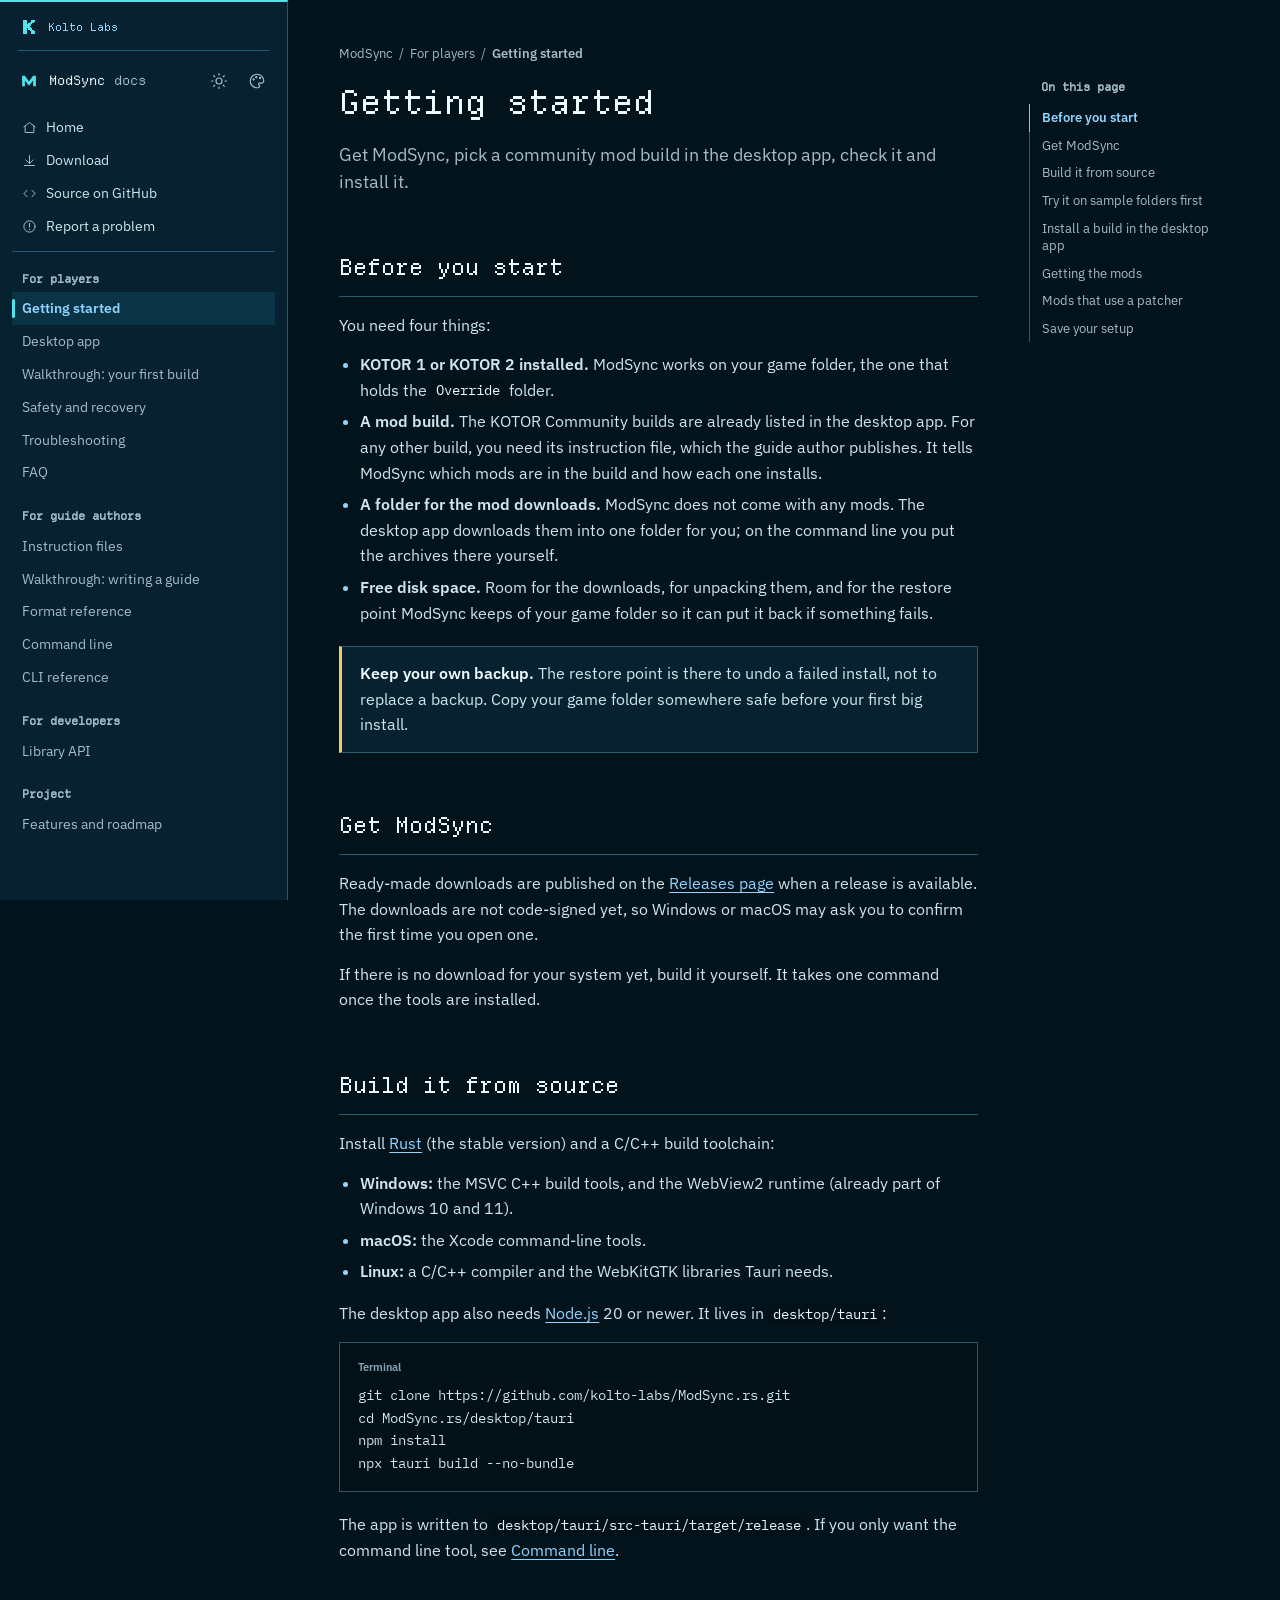
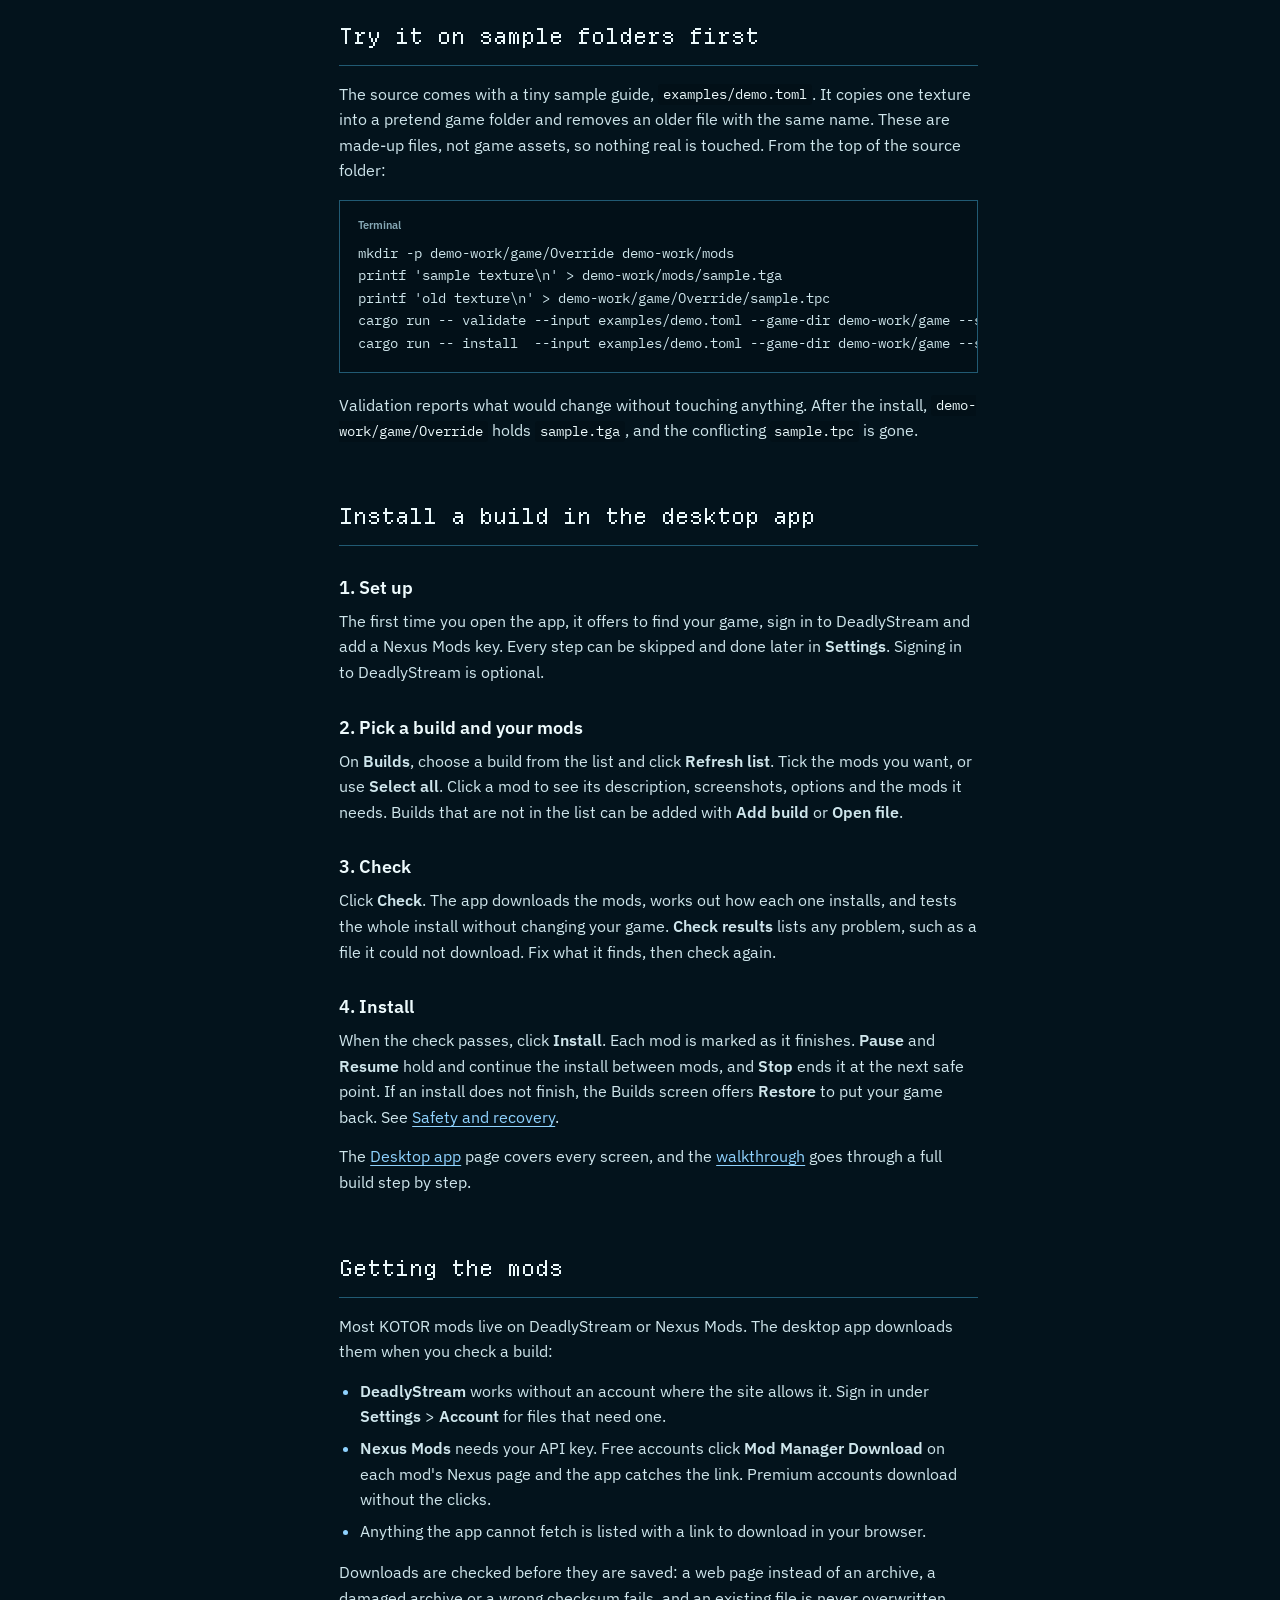
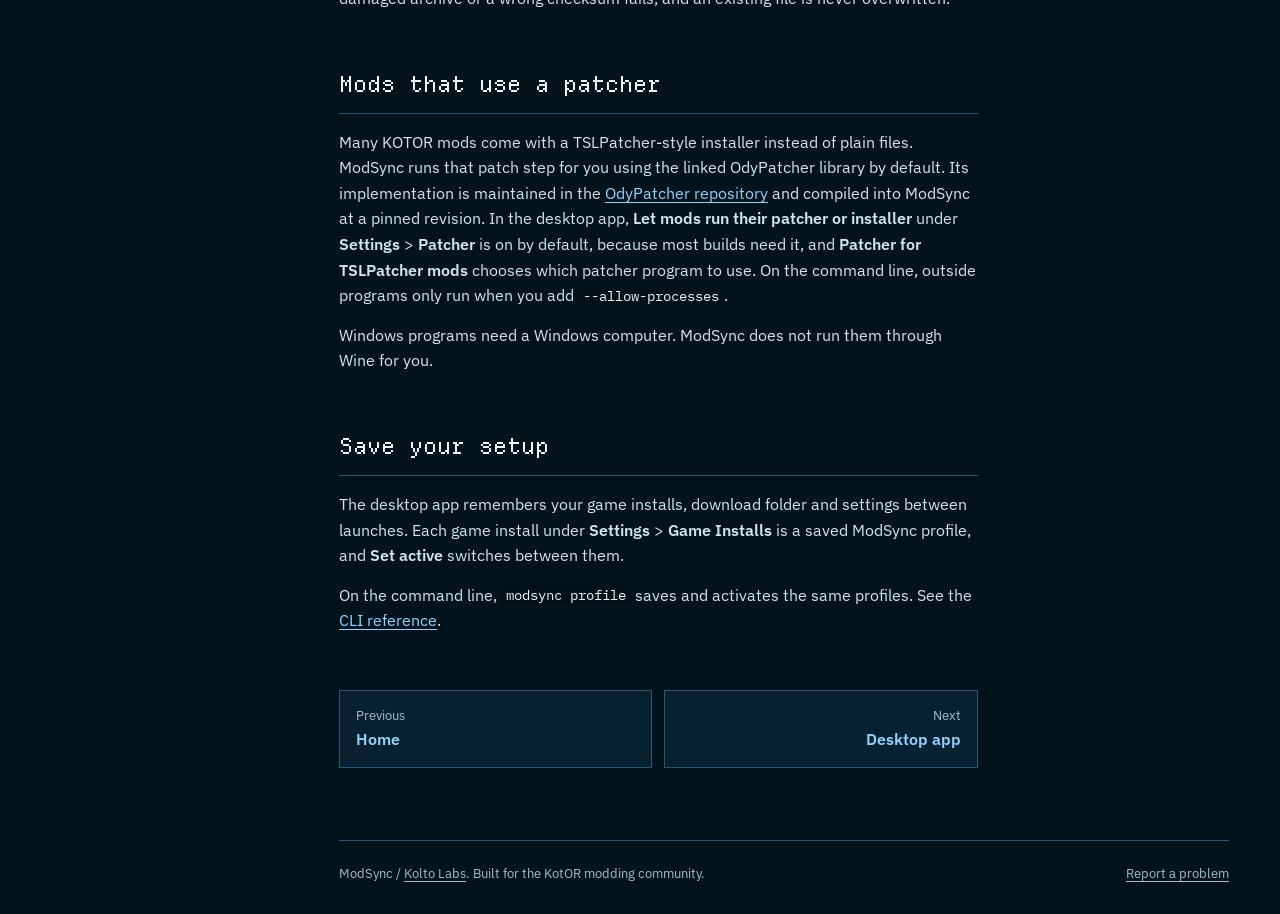
<file: site/getting-started.html>
<!doctype html>
<html lang="en">
<head>
<meta charset="utf-8" />
<meta name="viewport" content="width=device-width, initial-scale=1" />
<title>Getting started - ModSync | Kolto Labs</title>
<meta name="description" content="Download or build ModSync, try a safe sample install, and install a KOTOR mod build from its instruction file." />
<meta name="theme-color" content="#03131c" />
<link rel="icon" href="assets/modsync.svg" type="image/svg+xml" />
<link rel="preload" href="assets/fonts/departure-mono.woff2" as="font" type="font/woff2" crossorigin />
<script src="assets/theme-init.js"></script>
<link rel="stylesheet" href="assets/site.css" />
<link rel="stylesheet" href="assets/classic.css" />
<script src="assets/site.js" defer></script>
</head>
<body>
<a class="skip" href="#content">Skip to content</a>
<div class="docs">
<aside class="docs-side">
  <a class="lab-link" href="https://koltolabs.bodecloud.workers.dev/"><img src="assets/kolto-labs.svg" alt="" width="22" height="22" />Kolto Labs</a>
  <div class="docs-side-top">
    <a class="docs-brand" href="./" aria-label="ModSync home"><img class="logo" data-project-logo src="assets/modsync.svg" alt="" width="22" height="22" />ModSync <span>docs</span></a>
    <button class="icon-btn" type="button" data-theme-toggle aria-pressed="false" aria-label="Switch appearance">
      <svg class="moon" viewBox="0 0 24 24" fill="none" stroke="currentColor" stroke-width="1.6" stroke-linecap="round" stroke-linejoin="round" aria-hidden="true"><path d="M12 3a9 9 0 1 0 9 9 7 7 0 0 1-9-9z"/></svg>
      <svg class="sun" viewBox="0 0 24 24" fill="none" stroke="currentColor" stroke-width="1.6" stroke-linecap="round" aria-hidden="true"><circle cx="12" cy="12" r="4"/><path d="M12 2v2M12 20v2M4.9 4.9l1.4 1.4M17.7 17.7l1.4 1.4M2 12h2M20 12h2M4.9 19.1l1.4-1.4M17.7 6.3l1.4-1.4"/></svg>
    </button>
      <button class="icon-btn" type="button" data-site-style-toggle aria-pressed="false" aria-label="Theme: Kolto Labs. Switch to Classic theme" title="Theme: Kolto Labs. Switch to Classic theme">
        <svg viewBox="0 0 24 24" fill="none" stroke="currentColor" stroke-width="1.6" stroke-linecap="round" stroke-linejoin="round" aria-hidden="true"><path d="M12 3a9 9 0 1 0 0 18h1.4a2 2 0 0 0 1.4-3.4l-.2-.2a1.5 1.5 0 0 1 1.1-2.6H18a3 3 0 0 0 3-3A9 9 0 0 0 12 3Z"/><circle cx="7.5" cy="10" r=".75" fill="currentColor"/><circle cx="11" cy="7" r=".75" fill="currentColor"/><circle cx="16" cy="8" r=".75" fill="currentColor"/></svg>
      </button>
    <button id="docs-menu" class="icon-btn docs-menu" type="button" aria-label="Show the list of pages" aria-expanded="false" aria-controls="docs-nav">
      <svg viewBox="0 0 24 24" fill="none" stroke="currentColor" stroke-width="1.6" stroke-linecap="round" aria-hidden="true"><path d="M4 7h16M4 12h16M4 17h16"/></svg>
    </button>
  </div>
  <nav id="docs-nav" class="docs-nav" aria-label="Documentation">
    <div class="docs-quick">
      <a href="./"><svg viewBox="0 0 24 24" fill="none" stroke="currentColor" stroke-width="1.6" stroke-linecap="round" stroke-linejoin="round" aria-hidden="true"><path d="M3 11 12 4l9 7"/><path d="M5 10v10h14V10"/></svg>Home</a>
      <a data-repo="/releases" href="https://github.com/kolto-labs/ModSync.rs/releases"><svg viewBox="0 0 24 24" fill="none" stroke="currentColor" stroke-width="1.6" stroke-linecap="round" stroke-linejoin="round" aria-hidden="true"><path d="M12 4v12M6 11l6 6 6-6M4 20h16"/></svg>Download</a>
      <a data-repo="" href="https://github.com/kolto-labs/ModSync.rs"><svg viewBox="0 0 24 24" fill="none" stroke="currentColor" stroke-width="1.6" stroke-linecap="round" stroke-linejoin="round" aria-hidden="true"><path d="m8 7-5 5 5 5M16 7l5 5-5 5"/></svg>Source on GitHub</a>
      <a data-repo="/issues" href="https://github.com/kolto-labs/ModSync.rs/issues"><svg viewBox="0 0 24 24" fill="none" stroke="currentColor" stroke-width="1.6" stroke-linecap="round" stroke-linejoin="round" aria-hidden="true"><circle cx="12" cy="12" r="9"/><path d="M12 7v6M12 16.5v.5"/></svg>Report a problem</a>
    </div>
    <h2>For players</h2><a href="getting-started.html" aria-current="page">Getting started</a><a href="desktop.html">Desktop app</a><a href="walkthrough-install.html">Walkthrough: your first build</a><a href="safety.html">Safety and recovery</a><a href="troubleshooting.html">Troubleshooting</a><a href="faq.html">FAQ</a><h2>For guide authors</h2><a href="instruction-files.html">Instruction files</a><a href="walkthrough-authoring.html">Walkthrough: writing a guide</a><a href="format-reference.html">Format reference</a><a href="cli.html">Command line</a><a href="cli-reference.html">CLI reference</a><h2>For developers</h2><a href="api.html">Library API</a><h2>Project</h2><a href="status.html">Features and roadmap</a>
  </nav>
</aside>
<div class="docs-main">
<main class="docs-article" id="content">
<p class="crumb"><a href="./">ModSync</a><span>/</span>For players<span>/</span><strong>Getting started</strong></p>
<h1>Getting <span class="classic-serif">started</span></h1>
<p class="lead">Get ModSync, pick a community mod build in the desktop app, check it and install it.</p>
<section id="before">
<h2>Before you start</h2>
<p>You need four things:</p>
<ul>
<li><strong>KOTOR 1 or KOTOR 2 installed.</strong> ModSync works on your game folder, the one that holds the <code>Override</code> folder.</li>
<li><strong>A mod build.</strong> The KOTOR Community builds are already listed in the desktop app. For any other build, you need its instruction file, which the guide author publishes. It tells ModSync which mods are in the build and how each one installs.</li>
<li><strong>A folder for the mod downloads.</strong> ModSync does not come with any mods. The desktop app downloads them into one folder for you; on the command line you put the archives there yourself.</li>
<li><strong>Free disk space.</strong> Room for the downloads, for unpacking them, and for the restore point ModSync keeps of your game folder so it can put it back if something fails.</li>
</ul>
<div class="note warn"><p><strong>Keep your own backup.</strong> The restore point is there to undo a failed install, not to replace a backup. Copy your game folder somewhere safe before your first big install.</p></div>
</section>

<section id="get">
<h2>Get ModSync</h2>
<p>Ready-made downloads are published on the <a data-repo="/releases" href="https://github.com/kolto-labs/ModSync.rs/releases">Releases page</a> when a release is available. The downloads are not code-signed yet, so Windows or macOS may ask you to confirm the first time you open one.</p>
<p>If there is no download for your system yet, build it yourself. It takes one command once the tools are installed.</p>
</section>

<section id="build">
<h2>Build it from source</h2>
<p>Install <a href="https://www.rust-lang.org/tools/install">Rust</a> (the stable version) and a C/C++ build toolchain:</p>
<ul>
<li><strong>Windows:</strong> the MSVC C++ build tools, and the WebView2 runtime (already part of Windows 10 and 11).</li>
<li><strong>macOS:</strong> the Xcode command-line tools.</li>
<li><strong>Linux:</strong> a C/C++ compiler and the WebKitGTK libraries Tauri needs.</li>
</ul>
<p>The desktop app also needs <a href="https://nodejs.org/">Node.js</a> 20 or newer. It lives in <code>desktop/tauri</code>:</p>
<pre class="code" data-lang="Terminal" tabindex="0"><code>git clone <span data-repo-url=".git">https://github.com/kolto-labs/ModSync.rs.git</span>
cd ModSync.rs/desktop/tauri
npm install
npx tauri build --no-bundle</code></pre>
<p>The app is written to <code>desktop/tauri/src-tauri/target/release</code>. If you only want the command line tool, see <a href="cli.html#build">Command line</a>.</p>
</section>

<section id="demo">
<h2>Try it on sample folders first</h2>
<p>The source comes with a tiny sample guide, <code>examples/demo.toml</code>. It copies one texture into a pretend game folder and removes an older file with the same name. These are made-up files, not game assets, so nothing real is touched. From the top of the source folder:</p>
<pre class="code" data-lang="Terminal" tabindex="0"><code>mkdir -p demo-work/game/Override demo-work/mods
printf 'sample texture\n' &gt; demo-work/mods/sample.tga
printf 'old texture\n' &gt; demo-work/game/Override/sample.tpc
cargo run -- validate --input examples/demo.toml --game-dir demo-work/game --source-dir demo-work/mods
cargo run -- install  --input examples/demo.toml --game-dir demo-work/game --source-dir demo-work/mods</code></pre>
<p>Validation reports what would change without touching anything. After the install, <code>demo-work/game/Override</code> holds <code>sample.tga</code>, and the conflicting <code>sample.tpc</code> is gone.</p>
</section>

<section id="desktop">
<h2>Install a build in the desktop app</h2>
<h3>1. Set up</h3>
<p>The first time you open the app, it offers to find your game, sign in to DeadlyStream and add a Nexus Mods key. Every step can be skipped and done later in <strong>Settings</strong>. Signing in to DeadlyStream is optional.</p>
<h3>2. Pick a build and your mods</h3>
<p>On <strong>Builds</strong>, choose a build from the list and click <strong>Refresh list</strong>. Tick the mods you want, or use <strong>Select all</strong>. Click a mod to see its description, screenshots, options and the mods it needs. Builds that are not in the list can be added with <strong>Add build</strong> or <strong>Open file</strong>.</p>
<h3>3. Check</h3>
<p>Click <strong>Check</strong>. The app downloads the mods, works out how each one installs, and tests the whole install without changing your game. <strong>Check results</strong> lists any problem, such as a file it could not download. Fix what it finds, then check again.</p>
<h3>4. Install</h3>
<p>When the check passes, click <strong>Install</strong>. Each mod is marked as it finishes. <strong>Pause</strong> and <strong>Resume</strong> hold and continue the install between mods, and <strong>Stop</strong> ends it at the next safe point. If an install does not finish, the Builds screen offers <strong>Restore</strong> to put your game back. See <a href="safety.html">Safety and recovery</a>.</p>
<p>The <a href="desktop.html">Desktop app</a> page covers every screen, and the <a href="walkthrough-install.html">walkthrough</a> goes through a full build step by step.</p>
</section>

<section id="downloads">
<h2>Getting the mods</h2>
<p>Most KOTOR mods live on DeadlyStream or Nexus Mods. The desktop app downloads them when you check a build:</p>
<ul>
<li><strong>DeadlyStream</strong> works without an account where the site allows it. Sign in under <strong>Settings</strong> &gt; <strong>Account</strong> for files that need one.</li>
<li><strong>Nexus Mods</strong> needs your API key. Free accounts click <strong>Mod Manager Download</strong> on each mod's Nexus page and the app catches the link. Premium accounts download without the clicks.</li>
<li>Anything the app cannot fetch is listed with a link to download in your browser.</li>
</ul>
<p>Downloads are checked before they are saved: a web page instead of an archive, a damaged archive or a wrong checksum fails, and an existing file is never overwritten.</p>
</section>

<section id="patchers">
<h2>Mods that use a patcher</h2>
<p>Many KOTOR mods come with a TSLPatcher-style installer instead of plain files. ModSync runs that patch step for you using the linked OdyPatcher library by default. Its implementation is maintained in the <a href="https://github.com/kolto-labs/OdyPatcher">OdyPatcher repository</a> and compiled into ModSync at a pinned revision. In the desktop app, <strong>Let mods run their patcher or installer</strong> under <strong>Settings</strong> &gt; <strong>Patcher</strong> is on by default, because most builds need it, and <strong>Patcher for TSLPatcher mods</strong> chooses which patcher program to use. On the command line, outside programs only run when you add <code>--allow-processes</code>.</p>
<p>Windows programs need a Windows computer. ModSync does not run them through Wine for you.</p>
</section>

<section id="profiles">
<h2>Save your setup</h2>
<p>The desktop app remembers your game installs, download folder and settings between launches. Each game install under <strong>Settings</strong> &gt; <strong>Game Installs</strong> is a saved ModSync profile, and <strong>Set active</strong> switches between them.</p>
<p>On the command line, <code>modsync profile</code> saves and activates the same profiles. See the <a href="cli-reference.html#profile">CLI reference</a>.</p>
</section>
<nav class="pager" aria-label="Previous and next page"><a class="prev" href="./"><small>Previous</small>Home</a><a class="next" href="desktop.html"><small>Next</small>Desktop app</a></nav>
</main>
<nav class="docs-outline" aria-label="On this page"><h2>On this page</h2><a href="#before">Before you start</a><a href="#get">Get ModSync</a><a href="#build">Build it from source</a><a href="#demo">Try it on sample folders first</a><a href="#desktop">Install a build in the desktop app</a><a href="#downloads">Getting the mods</a><a href="#patchers">Mods that use a patcher</a><a href="#profiles">Save your setup</a></nav>
<footer class="docs-foot"><span>ModSync / <a href="https://koltolabs.bodecloud.workers.dev/">Kolto Labs</a>. Built for the KotOR modding community.</span><span><a data-repo="/issues" href="https://github.com/kolto-labs/ModSync.rs/issues">Report a problem</a></span></footer>
</div>
</div>
</body>
</html>
</file>
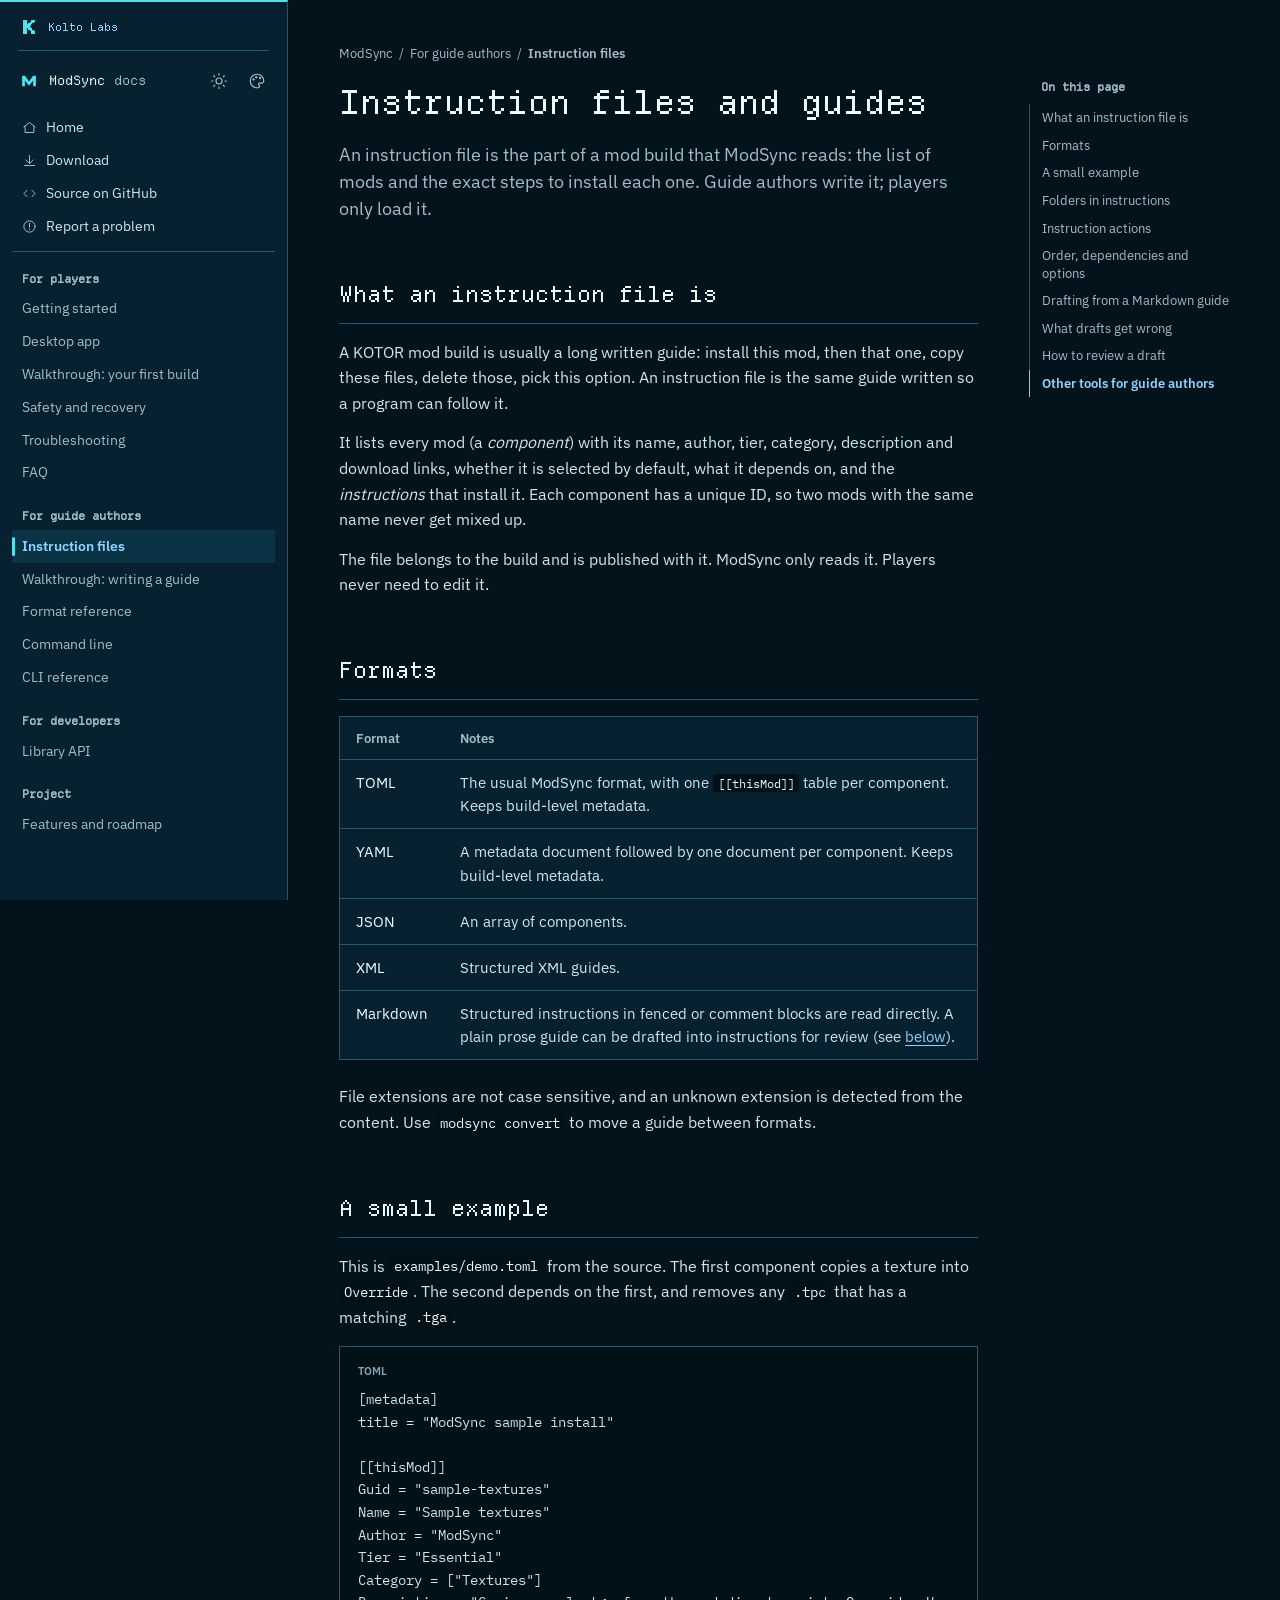
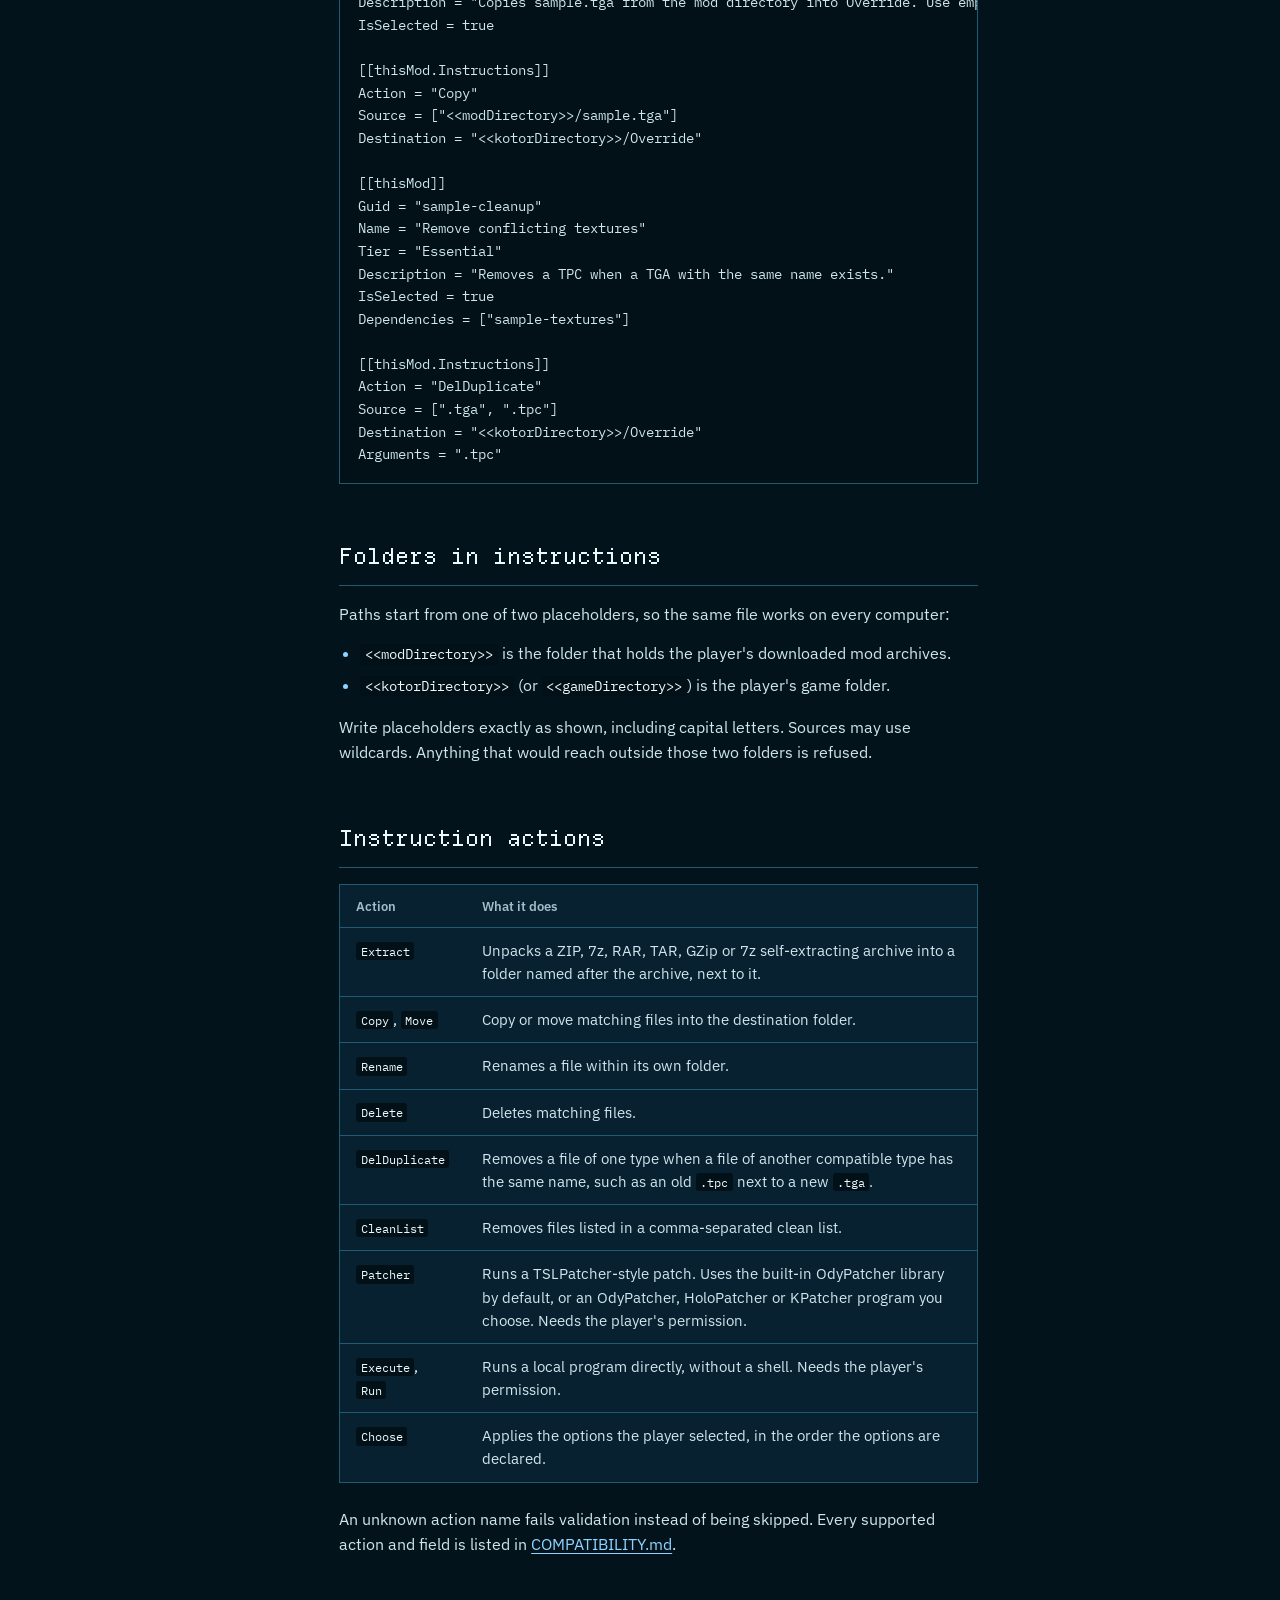
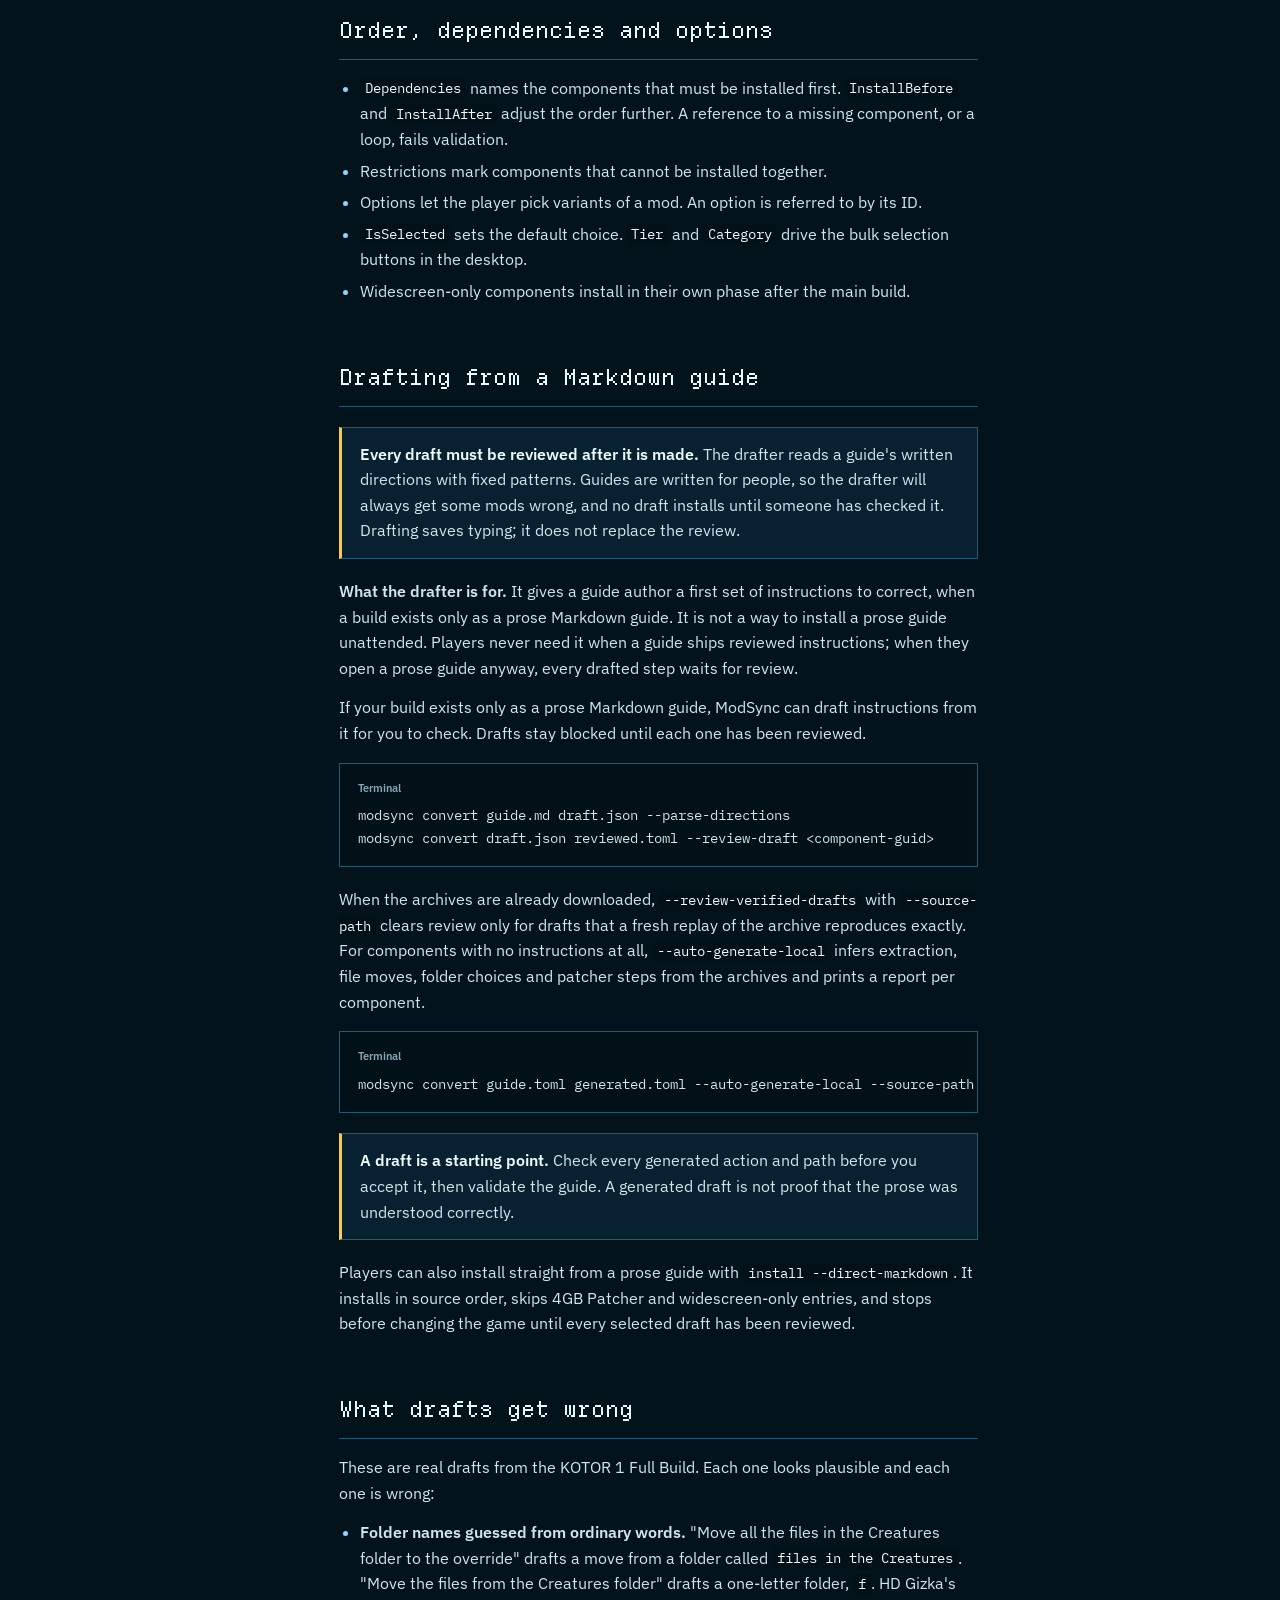
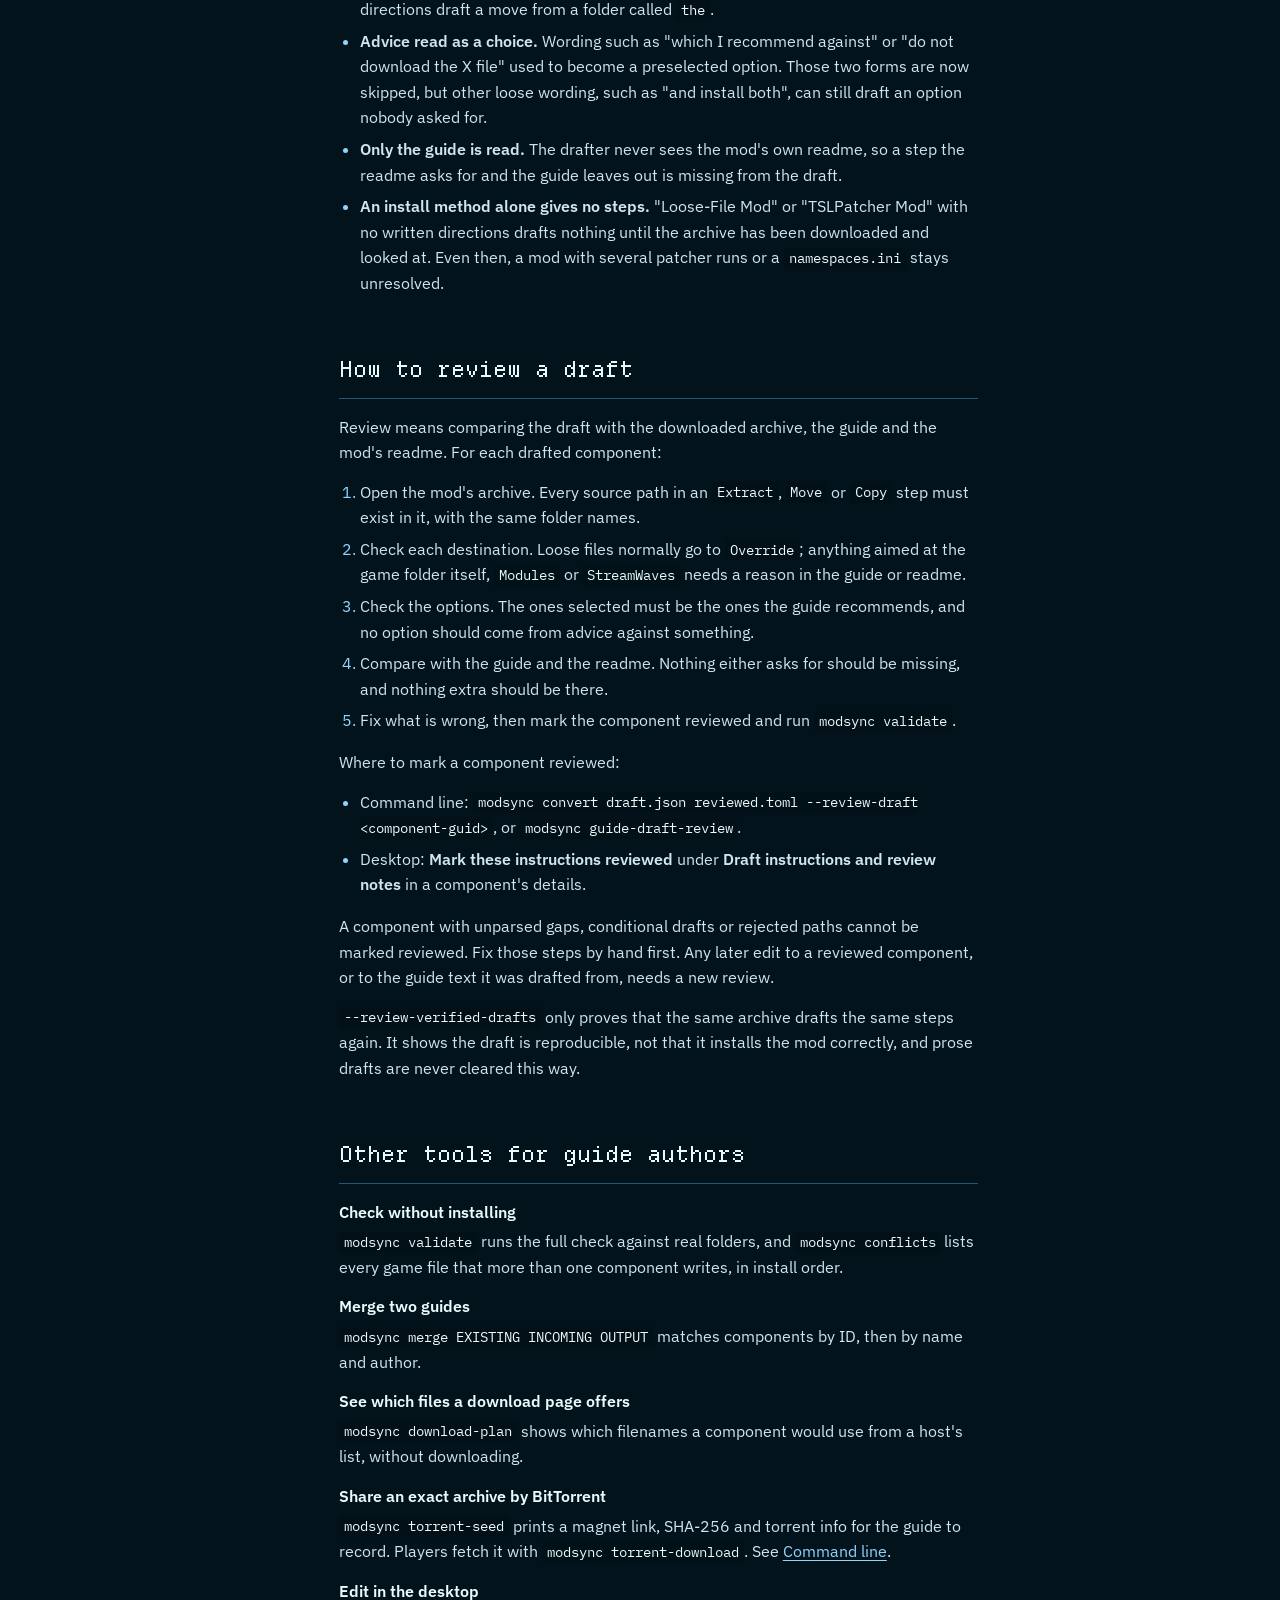
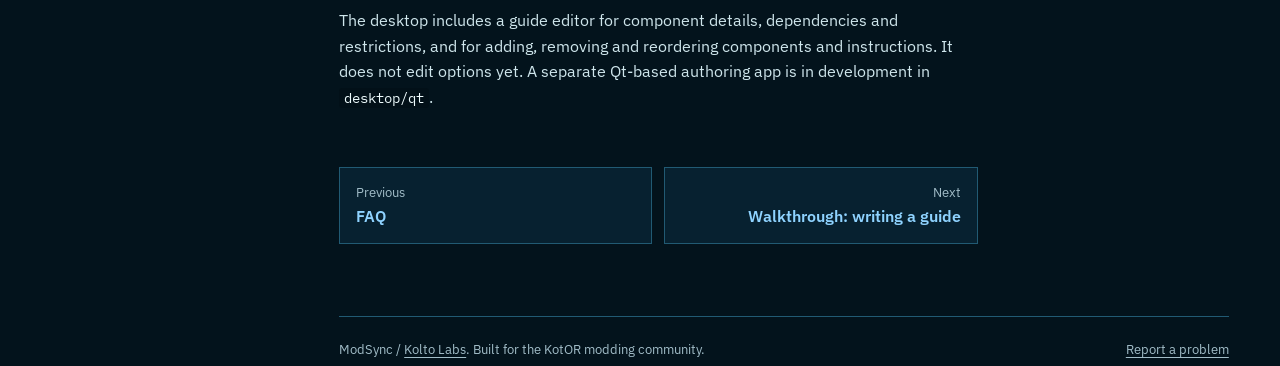
<file: site/instruction-files.html>
<!doctype html>
<html lang="en">
<head>
<meta charset="utf-8" />
<meta name="viewport" content="width=device-width, initial-scale=1" />
<title>Instruction files - ModSync | Kolto Labs</title>
<meta name="description" content="What a ModSync instruction file is, the formats ModSync reads, the instruction actions, and the tools for drafting and checking a guide." />
<meta name="theme-color" content="#03131c" />
<link rel="icon" href="assets/modsync.svg" type="image/svg+xml" />
<link rel="preload" href="assets/fonts/departure-mono.woff2" as="font" type="font/woff2" crossorigin />
<script src="assets/theme-init.js"></script>
<link rel="stylesheet" href="assets/site.css" />
<link rel="stylesheet" href="assets/classic.css" />
<script src="assets/site.js" defer></script>
</head>
<body>
<a class="skip" href="#content">Skip to content</a>
<div class="docs">
<aside class="docs-side">
  <a class="lab-link" href="https://koltolabs.bodecloud.workers.dev/"><img src="assets/kolto-labs.svg" alt="" width="22" height="22" />Kolto Labs</a>
  <div class="docs-side-top">
    <a class="docs-brand" href="./" aria-label="ModSync home"><img class="logo" data-project-logo src="assets/modsync.svg" alt="" width="22" height="22" />ModSync <span>docs</span></a>
    <button class="icon-btn" type="button" data-theme-toggle aria-pressed="false" aria-label="Switch appearance">
      <svg class="moon" viewBox="0 0 24 24" fill="none" stroke="currentColor" stroke-width="1.6" stroke-linecap="round" stroke-linejoin="round" aria-hidden="true"><path d="M12 3a9 9 0 1 0 9 9 7 7 0 0 1-9-9z"/></svg>
      <svg class="sun" viewBox="0 0 24 24" fill="none" stroke="currentColor" stroke-width="1.6" stroke-linecap="round" aria-hidden="true"><circle cx="12" cy="12" r="4"/><path d="M12 2v2M12 20v2M4.9 4.9l1.4 1.4M17.7 17.7l1.4 1.4M2 12h2M20 12h2M4.9 19.1l1.4-1.4M17.7 6.3l1.4-1.4"/></svg>
    </button>
      <button class="icon-btn" type="button" data-site-style-toggle aria-pressed="false" aria-label="Theme: Kolto Labs. Switch to Classic theme" title="Theme: Kolto Labs. Switch to Classic theme">
        <svg viewBox="0 0 24 24" fill="none" stroke="currentColor" stroke-width="1.6" stroke-linecap="round" stroke-linejoin="round" aria-hidden="true"><path d="M12 3a9 9 0 1 0 0 18h1.4a2 2 0 0 0 1.4-3.4l-.2-.2a1.5 1.5 0 0 1 1.1-2.6H18a3 3 0 0 0 3-3A9 9 0 0 0 12 3Z"/><circle cx="7.5" cy="10" r=".75" fill="currentColor"/><circle cx="11" cy="7" r=".75" fill="currentColor"/><circle cx="16" cy="8" r=".75" fill="currentColor"/></svg>
      </button>
    <button id="docs-menu" class="icon-btn docs-menu" type="button" aria-label="Show the list of pages" aria-expanded="false" aria-controls="docs-nav">
      <svg viewBox="0 0 24 24" fill="none" stroke="currentColor" stroke-width="1.6" stroke-linecap="round" aria-hidden="true"><path d="M4 7h16M4 12h16M4 17h16"/></svg>
    </button>
  </div>
  <nav id="docs-nav" class="docs-nav" aria-label="Documentation">
    <div class="docs-quick">
      <a href="./"><svg viewBox="0 0 24 24" fill="none" stroke="currentColor" stroke-width="1.6" stroke-linecap="round" stroke-linejoin="round" aria-hidden="true"><path d="M3 11 12 4l9 7"/><path d="M5 10v10h14V10"/></svg>Home</a>
      <a data-repo="/releases" href="https://github.com/kolto-labs/ModSync.rs/releases"><svg viewBox="0 0 24 24" fill="none" stroke="currentColor" stroke-width="1.6" stroke-linecap="round" stroke-linejoin="round" aria-hidden="true"><path d="M12 4v12M6 11l6 6 6-6M4 20h16"/></svg>Download</a>
      <a data-repo="" href="https://github.com/kolto-labs/ModSync.rs"><svg viewBox="0 0 24 24" fill="none" stroke="currentColor" stroke-width="1.6" stroke-linecap="round" stroke-linejoin="round" aria-hidden="true"><path d="m8 7-5 5 5 5M16 7l5 5-5 5"/></svg>Source on GitHub</a>
      <a data-repo="/issues" href="https://github.com/kolto-labs/ModSync.rs/issues"><svg viewBox="0 0 24 24" fill="none" stroke="currentColor" stroke-width="1.6" stroke-linecap="round" stroke-linejoin="round" aria-hidden="true"><circle cx="12" cy="12" r="9"/><path d="M12 7v6M12 16.5v.5"/></svg>Report a problem</a>
    </div>
    <h2>For players</h2><a href="getting-started.html">Getting started</a><a href="desktop.html">Desktop app</a><a href="walkthrough-install.html">Walkthrough: your first build</a><a href="safety.html">Safety and recovery</a><a href="troubleshooting.html">Troubleshooting</a><a href="faq.html">FAQ</a><h2>For guide authors</h2><a href="instruction-files.html" aria-current="page">Instruction files</a><a href="walkthrough-authoring.html">Walkthrough: writing a guide</a><a href="format-reference.html">Format reference</a><a href="cli.html">Command line</a><a href="cli-reference.html">CLI reference</a><h2>For developers</h2><a href="api.html">Library API</a><h2>Project</h2><a href="status.html">Features and roadmap</a>
  </nav>
</aside>
<div class="docs-main">
<main class="docs-article" id="content">
<p class="crumb"><a href="./">ModSync</a><span>/</span>For guide authors<span>/</span><strong>Instruction files</strong></p>
<h1>Instruction files and <span class="classic-serif">guides</span></h1>
<p class="lead">An instruction file is the part of a mod build that ModSync reads: the list of mods and the exact steps to install each one. Guide authors write it; players only load it.</p>
<section id="what">
<h2>What an instruction file is</h2>
<p>A KOTOR mod build is usually a long written guide: install this mod, then that one, copy these files, delete those, pick this option. An instruction file is the same guide written so a program can follow it.</p>
<p>It lists every mod (a <em>component</em>) with its name, author, tier, category, description and download links, whether it is selected by default, what it depends on, and the <em>instructions</em> that install it. Each component has a unique ID, so two mods with the same name never get mixed up.</p>
<p>The file belongs to the build and is published with it. ModSync only reads it. Players never need to edit it.</p>
</section>

<section id="formats">
<h2>Formats</h2>
<div class="table"><table>
<thead><tr><th>Format</th><th>Notes</th></tr></thead>
<tbody>
<tr><td>TOML</td><td>The usual ModSync format, with one <code>[[thisMod]]</code> table per component. Keeps build-level metadata.</td></tr>
<tr><td>YAML</td><td>A metadata document followed by one document per component. Keeps build-level metadata.</td></tr>
<tr><td>JSON</td><td>An array of components.</td></tr>
<tr><td>XML</td><td>Structured XML guides.</td></tr>
<tr><td>Markdown</td><td>Structured instructions in fenced or comment blocks are read directly. A plain prose guide can be drafted into instructions for review (see <a href="#drafting">below</a>).</td></tr>
</tbody></table></div>
<p>File extensions are not case sensitive, and an unknown extension is detected from the content. Use <code>modsync convert</code> to move a guide between formats.</p>
</section>

<section id="example">
<h2>A small example</h2>
<p>This is <code>examples/demo.toml</code> from the source. The first component copies a texture into <code>Override</code>. The second depends on the first, and removes any <code>.tpc</code> that has a matching <code>.tga</code>.</p>
<pre class="code" data-lang="TOML" tabindex="0"><code>[metadata]
title = "ModSync sample install"

[[thisMod]]
Guid = "sample-textures"
Name = "Sample textures"
Author = "ModSync"
Tier = "Essential"
Category = ["Textures"]
Description = "Copies sample.tga from the mod directory into Override. Use empty demo folders, not a real game install."
IsSelected = true

[[thisMod.Instructions]]
Action = "Copy"
Source = ["&lt;&lt;modDirectory&gt;&gt;/sample.tga"]
Destination = "&lt;&lt;kotorDirectory&gt;&gt;/Override"

[[thisMod]]
Guid = "sample-cleanup"
Name = "Remove conflicting textures"
Tier = "Essential"
Description = "Removes a TPC when a TGA with the same name exists."
IsSelected = true
Dependencies = ["sample-textures"]

[[thisMod.Instructions]]
Action = "DelDuplicate"
Source = [".tga", ".tpc"]
Destination = "&lt;&lt;kotorDirectory&gt;&gt;/Override"
Arguments = ".tpc"</code></pre>
</section>

<section id="paths">
<h2>Folders in instructions</h2>
<p>Paths start from one of two placeholders, so the same file works on every computer:</p>
<ul>
<li><code>&lt;&lt;modDirectory&gt;&gt;</code> is the folder that holds the player's downloaded mod archives.</li>
<li><code>&lt;&lt;kotorDirectory&gt;&gt;</code> (or <code>&lt;&lt;gameDirectory&gt;&gt;</code>) is the player's game folder.</li>
</ul>
<p>Write placeholders exactly as shown, including capital letters. Sources may use wildcards. Anything that would reach outside those two folders is refused.</p>
</section>

<section id="actions">
<h2>Instruction actions</h2>
<div class="table"><table>
<thead><tr><th>Action</th><th>What it does</th></tr></thead>
<tbody>
<tr><td><code>Extract</code></td><td>Unpacks a ZIP, 7z, RAR, TAR, GZip or 7z self-extracting archive into a folder named after the archive, next to it.</td></tr>
<tr><td><code>Copy</code>, <code>Move</code></td><td>Copy or move matching files into the destination folder.</td></tr>
<tr><td><code>Rename</code></td><td>Renames a file within its own folder.</td></tr>
<tr><td><code>Delete</code></td><td>Deletes matching files.</td></tr>
<tr><td><code>DelDuplicate</code></td><td>Removes a file of one type when a file of another compatible type has the same name, such as an old <code>.tpc</code> next to a new <code>.tga</code>.</td></tr>
<tr><td><code>CleanList</code></td><td>Removes files listed in a comma-separated clean list.</td></tr>
<tr><td><code>Patcher</code></td><td>Runs a TSLPatcher-style patch. Uses the built-in OdyPatcher library by default, or an OdyPatcher, HoloPatcher or KPatcher program you choose. Needs the player's permission.</td></tr>
<tr><td><code>Execute</code>, <code>Run</code></td><td>Runs a local program directly, without a shell. Needs the player's permission.</td></tr>
<tr><td><code>Choose</code></td><td>Applies the options the player selected, in the order the options are declared.</td></tr>
</tbody></table></div>
<p>An unknown action name fails validation instead of being skipped. Every supported action and field is listed in <a data-repo="/blob/main/COMPATIBILITY.md" href="https://github.com/kolto-labs/ModSync.rs/blob/main/COMPATIBILITY.md">COMPATIBILITY.md</a>.</p>
</section>

<section id="order">
<h2>Order, dependencies and options</h2>
<ul>
<li><code>Dependencies</code> names the components that must be installed first. <code>InstallBefore</code> and <code>InstallAfter</code> adjust the order further. A reference to a missing component, or a loop, fails validation.</li>
<li>Restrictions mark components that cannot be installed together.</li>
<li>Options let the player pick variants of a mod. An option is referred to by its ID.</li>
<li><code>IsSelected</code> sets the default choice. <code>Tier</code> and <code>Category</code> drive the bulk selection buttons in the desktop.</li>
<li>Widescreen-only components install in their own phase after the main build.</li>
</ul>
</section>

<section id="drafting">
<h2>Drafting from a Markdown guide</h2>
<div class="note warn"><p><strong>Every draft must be reviewed after it is made.</strong> The drafter reads a guide's written directions with fixed patterns. Guides are written for people, so the drafter will always get some mods wrong, and no draft installs until someone has checked it. Drafting saves typing; it does not replace the review.</p></div>
<p><strong>What the drafter is for.</strong> It gives a guide author a first set of instructions to correct, when a build exists only as a prose Markdown guide. It is not a way to install a prose guide unattended. Players never need it when a guide ships reviewed instructions; when they open a prose guide anyway, every drafted step waits for review.</p>
<p>If your build exists only as a prose Markdown guide, ModSync can draft instructions from it for you to check. Drafts stay blocked until each one has been reviewed.</p>
<pre class="code" data-lang="Terminal" tabindex="0"><code>modsync convert guide.md draft.json --parse-directions
modsync convert draft.json reviewed.toml --review-draft &lt;component-guid&gt;</code></pre>
<p>When the archives are already downloaded, <code>--review-verified-drafts</code> with <code>--source-path</code> clears review only for drafts that a fresh replay of the archive reproduces exactly. For components with no instructions at all, <code>--auto-generate-local</code> infers extraction, file moves, folder choices and patcher steps from the archives and prints a report per component.</p>
<pre class="code" data-lang="Terminal" tabindex="0"><code>modsync convert guide.toml generated.toml --auto-generate-local --source-path /path/to/mods</code></pre>
<div class="note warn"><p><strong>A draft is a starting point.</strong> Check every generated action and path before you accept it, then validate the guide. A generated draft is not proof that the prose was understood correctly.</p></div>
<p>Players can also install straight from a prose guide with <code>install --direct-markdown</code>. It installs in source order, skips 4GB Patcher and widescreen-only entries, and stops before changing the game until every selected draft has been reviewed.</p>
</section>

<section id="draft-mistakes">
<h2>What drafts get wrong</h2>
<p>These are real drafts from the KOTOR 1 Full Build. Each one looks plausible and each one is wrong:</p>
<ul>
<li><strong>Folder names guessed from ordinary words.</strong> "Move all the files in the Creatures folder to the override" drafts a move from a folder called <code>files in the Creatures</code>. "Move the files from the Creatures folder" drafts a one-letter folder, <code>f</code>. HD Gizka's directions draft a move from a folder called <code>the</code>.</li>
<li><strong>Advice read as a choice.</strong> Wording such as "which I recommend against" or "do not download the X file" used to become a preselected option. Those two forms are now skipped, but other loose wording, such as "and install both", can still draft an option nobody asked for.</li>
<li><strong>Only the guide is read.</strong> The drafter never sees the mod's own readme, so a step the readme asks for and the guide leaves out is missing from the draft.</li>
<li><strong>An install method alone gives no steps.</strong> "Loose-File Mod" or "TSLPatcher Mod" with no written directions drafts nothing until the archive has been downloaded and looked at. Even then, a mod with several patcher runs or a <code>namespaces.ini</code> stays unresolved.</li>
</ul>
</section>

<section id="draft-review">
<h2>How to review a draft</h2>
<p>Review means comparing the draft with the downloaded archive, the guide and the mod's readme. For each drafted component:</p>
<ol>
<li>Open the mod's archive. Every source path in an <code>Extract</code>, <code>Move</code> or <code>Copy</code> step must exist in it, with the same folder names.</li>
<li>Check each destination. Loose files normally go to <code>Override</code>; anything aimed at the game folder itself, <code>Modules</code> or <code>StreamWaves</code> needs a reason in the guide or readme.</li>
<li>Check the options. The ones selected must be the ones the guide recommends, and no option should come from advice against something.</li>
<li>Compare with the guide and the readme. Nothing either asks for should be missing, and nothing extra should be there.</li>
<li>Fix what is wrong, then mark the component reviewed and run <code>modsync validate</code>.</li>
</ol>
<p>Where to mark a component reviewed:</p>
<ul>
<li>Command line: <code>modsync convert draft.json reviewed.toml --review-draft &lt;component-guid&gt;</code>, or <code>modsync guide-draft-review</code>.</li>
<li>Desktop: <strong>Mark these instructions reviewed</strong> under <strong>Draft instructions and review notes</strong> in a component's details.</li>
</ul>
<p>A component with unparsed gaps, conditional drafts or rejected paths cannot be marked reviewed. Fix those steps by hand first. Any later edit to a reviewed component, or to the guide text it was drafted from, needs a new review.</p>
<p><code>--review-verified-drafts</code> only proves that the same archive drafts the same steps again. It shows the draft is reproducible, not that it installs the mod correctly, and prose drafts are never cleared this way.</p>
</section>

<section id="tools">
<h2>Other tools for guide authors</h2>
<dl>
<dt>Check without installing</dt>
<dd><code>modsync validate</code> runs the full check against real folders, and <code>modsync conflicts</code> lists every game file that more than one component writes, in install order.</dd>
<dt>Merge two guides</dt>
<dd><code>modsync merge EXISTING INCOMING OUTPUT</code> matches components by ID, then by name and author.</dd>
<dt>See which files a download page offers</dt>
<dd><code>modsync download-plan</code> shows which filenames a component would use from a host's list, without downloading.</dd>
<dt>Share an exact archive by BitTorrent</dt>
<dd><code>modsync torrent-seed</code> prints a magnet link, SHA-256 and torrent info for the guide to record. Players fetch it with <code>modsync torrent-download</code>. See <a href="cli.html#torrent">Command line</a>.</dd>
<dt>Edit in the desktop</dt>
<dd>The desktop includes a guide editor for component details, dependencies and restrictions, and for adding, removing and reordering components and instructions. It does not edit options yet. A separate Qt-based authoring app is in development in <code>desktop/qt</code>.</dd>
</dl>
</section>
<nav class="pager" aria-label="Previous and next page"><a class="prev" href="faq.html"><small>Previous</small>FAQ</a><a class="next" href="walkthrough-authoring.html"><small>Next</small>Walkthrough: writing a guide</a></nav>
</main>
<nav class="docs-outline" aria-label="On this page"><h2>On this page</h2><a href="#what">What an instruction file is</a><a href="#formats">Formats</a><a href="#example">A small example</a><a href="#paths">Folders in instructions</a><a href="#actions">Instruction actions</a><a href="#order">Order, dependencies and options</a><a href="#drafting">Drafting from a Markdown guide</a><a href="#draft-mistakes">What drafts get wrong</a><a href="#draft-review">How to review a draft</a><a href="#tools">Other tools for guide authors</a></nav>
<footer class="docs-foot"><span>ModSync / <a href="https://koltolabs.bodecloud.workers.dev/">Kolto Labs</a>. Built for the KotOR modding community.</span><span><a data-repo="/issues" href="https://github.com/kolto-labs/ModSync.rs/issues">Report a problem</a></span></footer>
</div>
</div>
</body>
</html>
</file>
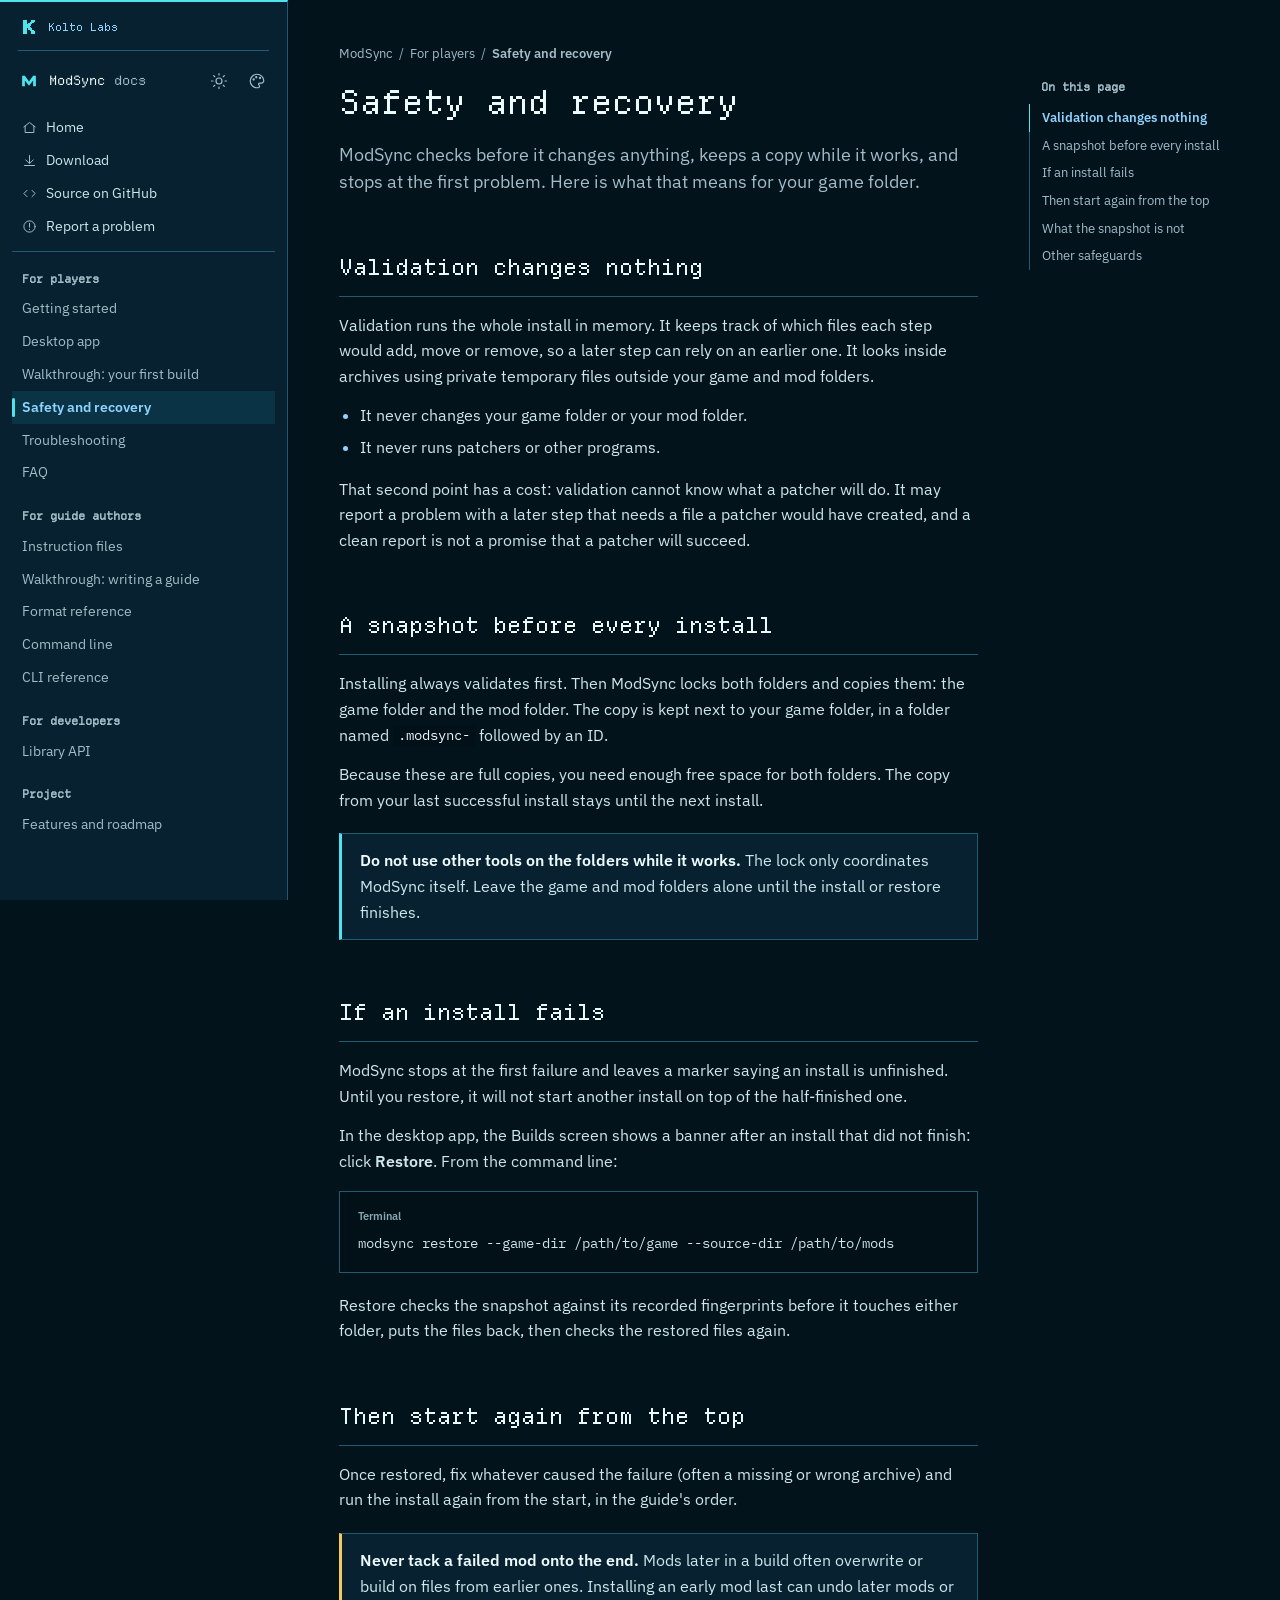
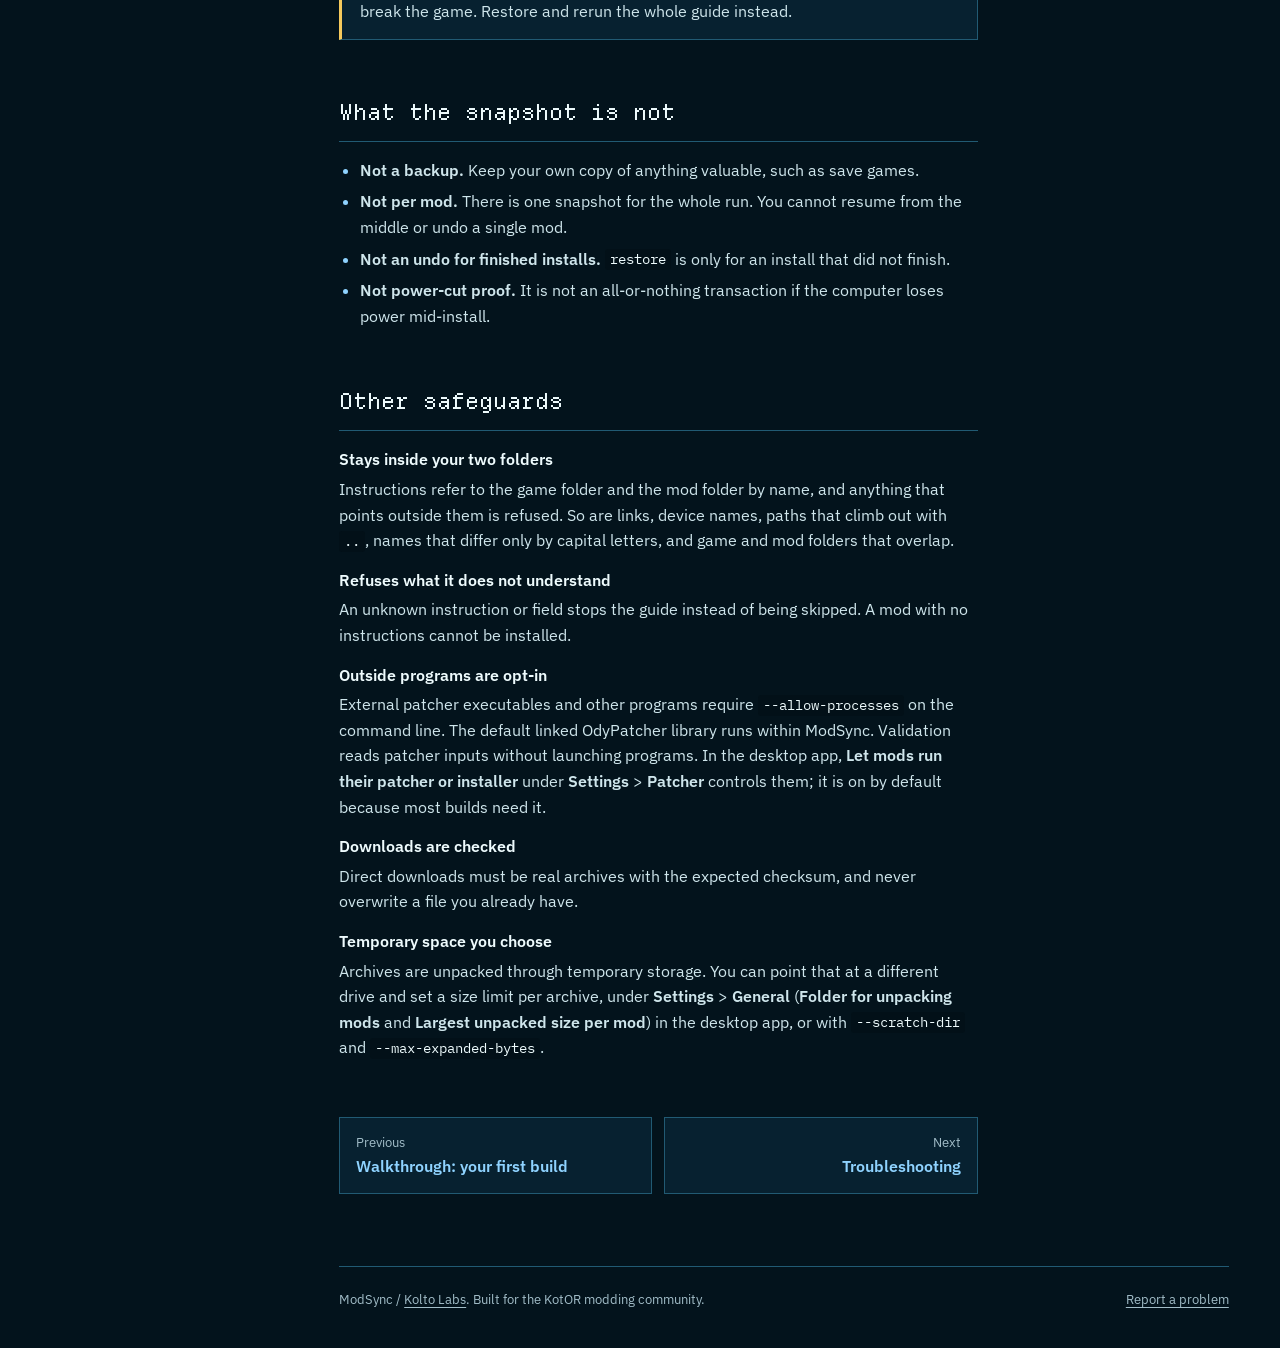
<file: site/safety.html>
<!doctype html>
<html lang="en">
<head>
<meta charset="utf-8" />
<meta name="viewport" content="width=device-width, initial-scale=1" />
<title>Safety and recovery - ModSync | Kolto Labs</title>
<meta name="description" content="How ModSync protects your game: validation that changes nothing, snapshots before installing, and verified restore after a failure." />
<meta name="theme-color" content="#03131c" />
<link rel="icon" href="assets/modsync.svg" type="image/svg+xml" />
<link rel="preload" href="assets/fonts/departure-mono.woff2" as="font" type="font/woff2" crossorigin />
<script src="assets/theme-init.js"></script>
<link rel="stylesheet" href="assets/site.css" />
<link rel="stylesheet" href="assets/classic.css" />
<script src="assets/site.js" defer></script>
</head>
<body>
<a class="skip" href="#content">Skip to content</a>
<div class="docs">
<aside class="docs-side">
  <a class="lab-link" href="https://koltolabs.bodecloud.workers.dev/"><img src="assets/kolto-labs.svg" alt="" width="22" height="22" />Kolto Labs</a>
  <div class="docs-side-top">
    <a class="docs-brand" href="./" aria-label="ModSync home"><img class="logo" data-project-logo src="assets/modsync.svg" alt="" width="22" height="22" />ModSync <span>docs</span></a>
    <button class="icon-btn" type="button" data-theme-toggle aria-pressed="false" aria-label="Switch appearance">
      <svg class="moon" viewBox="0 0 24 24" fill="none" stroke="currentColor" stroke-width="1.6" stroke-linecap="round" stroke-linejoin="round" aria-hidden="true"><path d="M12 3a9 9 0 1 0 9 9 7 7 0 0 1-9-9z"/></svg>
      <svg class="sun" viewBox="0 0 24 24" fill="none" stroke="currentColor" stroke-width="1.6" stroke-linecap="round" aria-hidden="true"><circle cx="12" cy="12" r="4"/><path d="M12 2v2M12 20v2M4.9 4.9l1.4 1.4M17.7 17.7l1.4 1.4M2 12h2M20 12h2M4.9 19.1l1.4-1.4M17.7 6.3l1.4-1.4"/></svg>
    </button>
      <button class="icon-btn" type="button" data-site-style-toggle aria-pressed="false" aria-label="Theme: Kolto Labs. Switch to Classic theme" title="Theme: Kolto Labs. Switch to Classic theme">
        <svg viewBox="0 0 24 24" fill="none" stroke="currentColor" stroke-width="1.6" stroke-linecap="round" stroke-linejoin="round" aria-hidden="true"><path d="M12 3a9 9 0 1 0 0 18h1.4a2 2 0 0 0 1.4-3.4l-.2-.2a1.5 1.5 0 0 1 1.1-2.6H18a3 3 0 0 0 3-3A9 9 0 0 0 12 3Z"/><circle cx="7.5" cy="10" r=".75" fill="currentColor"/><circle cx="11" cy="7" r=".75" fill="currentColor"/><circle cx="16" cy="8" r=".75" fill="currentColor"/></svg>
      </button>
    <button id="docs-menu" class="icon-btn docs-menu" type="button" aria-label="Show the list of pages" aria-expanded="false" aria-controls="docs-nav">
      <svg viewBox="0 0 24 24" fill="none" stroke="currentColor" stroke-width="1.6" stroke-linecap="round" aria-hidden="true"><path d="M4 7h16M4 12h16M4 17h16"/></svg>
    </button>
  </div>
  <nav id="docs-nav" class="docs-nav" aria-label="Documentation">
    <div class="docs-quick">
      <a href="./"><svg viewBox="0 0 24 24" fill="none" stroke="currentColor" stroke-width="1.6" stroke-linecap="round" stroke-linejoin="round" aria-hidden="true"><path d="M3 11 12 4l9 7"/><path d="M5 10v10h14V10"/></svg>Home</a>
      <a data-repo="/releases" href="https://github.com/kolto-labs/ModSync.rs/releases"><svg viewBox="0 0 24 24" fill="none" stroke="currentColor" stroke-width="1.6" stroke-linecap="round" stroke-linejoin="round" aria-hidden="true"><path d="M12 4v12M6 11l6 6 6-6M4 20h16"/></svg>Download</a>
      <a data-repo="" href="https://github.com/kolto-labs/ModSync.rs"><svg viewBox="0 0 24 24" fill="none" stroke="currentColor" stroke-width="1.6" stroke-linecap="round" stroke-linejoin="round" aria-hidden="true"><path d="m8 7-5 5 5 5M16 7l5 5-5 5"/></svg>Source on GitHub</a>
      <a data-repo="/issues" href="https://github.com/kolto-labs/ModSync.rs/issues"><svg viewBox="0 0 24 24" fill="none" stroke="currentColor" stroke-width="1.6" stroke-linecap="round" stroke-linejoin="round" aria-hidden="true"><circle cx="12" cy="12" r="9"/><path d="M12 7v6M12 16.5v.5"/></svg>Report a problem</a>
    </div>
    <h2>For players</h2><a href="getting-started.html">Getting started</a><a href="desktop.html">Desktop app</a><a href="walkthrough-install.html">Walkthrough: your first build</a><a href="safety.html" aria-current="page">Safety and recovery</a><a href="troubleshooting.html">Troubleshooting</a><a href="faq.html">FAQ</a><h2>For guide authors</h2><a href="instruction-files.html">Instruction files</a><a href="walkthrough-authoring.html">Walkthrough: writing a guide</a><a href="format-reference.html">Format reference</a><a href="cli.html">Command line</a><a href="cli-reference.html">CLI reference</a><h2>For developers</h2><a href="api.html">Library API</a><h2>Project</h2><a href="status.html">Features and roadmap</a>
  </nav>
</aside>
<div class="docs-main">
<main class="docs-article" id="content">
<p class="crumb"><a href="./">ModSync</a><span>/</span>For players<span>/</span><strong>Safety and recovery</strong></p>
<h1>Safety and <span class="classic-serif">recovery</span></h1>
<p class="lead">ModSync checks before it changes anything, keeps a copy while it works, and stops at the first problem. Here is what that means for your game folder.</p>
<section id="validation">
<h2>Validation changes nothing</h2>
<p>Validation runs the whole install in memory. It keeps track of which files each step would add, move or remove, so a later step can rely on an earlier one. It looks inside archives using private temporary files outside your game and mod folders.</p>
<ul>
<li>It never changes your game folder or your mod folder.</li>
<li>It never runs patchers or other programs.</li>
</ul>
<p>That second point has a cost: validation cannot know what a patcher will do. It may report a problem with a later step that needs a file a patcher would have created, and a clean report is not a promise that a patcher will succeed.</p>
</section>

<section id="snapshot">
<h2>A snapshot before every install</h2>
<p>Installing always validates first. Then ModSync locks both folders and copies them: the game folder and the mod folder. The copy is kept next to your game folder, in a folder named <code>.modsync-</code> followed by an ID.</p>
<p>Because these are full copies, you need enough free space for both folders. The copy from your last successful install stays until the next install.</p>
<div class="note"><p><strong>Do not use other tools on the folders while it works.</strong> The lock only coordinates ModSync itself. Leave the game and mod folders alone until the install or restore finishes.</p></div>
</section>

<section id="failure">
<h2>If an install fails</h2>
<p>ModSync stops at the first failure and leaves a marker saying an install is unfinished. Until you restore, it will not start another install on top of the half-finished one.</p>
<p>In the desktop app, the Builds screen shows a banner after an install that did not finish: click <strong>Restore</strong>. From the command line:</p>
<pre class="code" data-lang="Terminal" tabindex="0"><code>modsync restore --game-dir /path/to/game --source-dir /path/to/mods</code></pre>
<p>Restore checks the snapshot against its recorded fingerprints before it touches either folder, puts the files back, then checks the restored files again.</p>
</section>

<section id="rerun">
<h2>Then start again from the top</h2>
<p>Once restored, fix whatever caused the failure (often a missing or wrong archive) and run the install again from the start, in the guide's order.</p>
<div class="note warn"><p><strong>Never tack a failed mod onto the end.</strong> Mods later in a build often overwrite or build on files from earlier ones. Installing an early mod last can undo later mods or break the game. Restore and rerun the whole guide instead.</p></div>
</section>

<section id="limits">
<h2>What the snapshot is not</h2>
<ul>
<li><strong>Not a backup.</strong> Keep your own copy of anything valuable, such as save games.</li>
<li><strong>Not per mod.</strong> There is one snapshot for the whole run. You cannot resume from the middle or undo a single mod.</li>
<li><strong>Not an undo for finished installs.</strong> <code>restore</code> is only for an install that did not finish.</li>
<li><strong>Not power-cut proof.</strong> It is not an all-or-nothing transaction if the computer loses power mid-install.</li>
</ul>
</section>

<section id="guards">
<h2>Other safeguards</h2>
<dl>
<dt>Stays inside your two folders</dt>
<dd>Instructions refer to the game folder and the mod folder by name, and anything that points outside them is refused. So are links, device names, paths that climb out with <code>..</code>, names that differ only by capital letters, and game and mod folders that overlap.</dd>
<dt>Refuses what it does not understand</dt>
<dd>An unknown instruction or field stops the guide instead of being skipped. A mod with no instructions cannot be installed.</dd>
<dt>Outside programs are opt-in</dt>
<dd>External patcher executables and other programs require <code>--allow-processes</code> on the command line. The default linked OdyPatcher library runs within ModSync. Validation reads patcher inputs without launching programs. In the desktop app, <strong>Let mods run their patcher or installer</strong> under <strong>Settings</strong> &gt; <strong>Patcher</strong> controls them; it is on by default because most builds need it.</dd>
<dt>Downloads are checked</dt>
<dd>Direct downloads must be real archives with the expected checksum, and never overwrite a file you already have.</dd>
<dt>Temporary space you choose</dt>
<dd>Archives are unpacked through temporary storage. You can point that at a different drive and set a size limit per archive, under <strong>Settings</strong> &gt; <strong>General</strong> (<strong>Folder for unpacking mods</strong> and <strong>Largest unpacked size per mod</strong>) in the desktop app, or with <code>--scratch-dir</code> and <code>--max-expanded-bytes</code>.</dd>
</dl>
</section>
<nav class="pager" aria-label="Previous and next page"><a class="prev" href="walkthrough-install.html"><small>Previous</small>Walkthrough: your first build</a><a class="next" href="troubleshooting.html"><small>Next</small>Troubleshooting</a></nav>
</main>
<nav class="docs-outline" aria-label="On this page"><h2>On this page</h2><a href="#validation">Validation changes nothing</a><a href="#snapshot">A snapshot before every install</a><a href="#failure">If an install fails</a><a href="#rerun">Then start again from the top</a><a href="#limits">What the snapshot is not</a><a href="#guards">Other safeguards</a></nav>
<footer class="docs-foot"><span>ModSync / <a href="https://koltolabs.bodecloud.workers.dev/">Kolto Labs</a>. Built for the KotOR modding community.</span><span><a data-repo="/issues" href="https://github.com/kolto-labs/ModSync.rs/issues">Report a problem</a></span></footer>
</div>
</div>
</body>
</html>
</file>
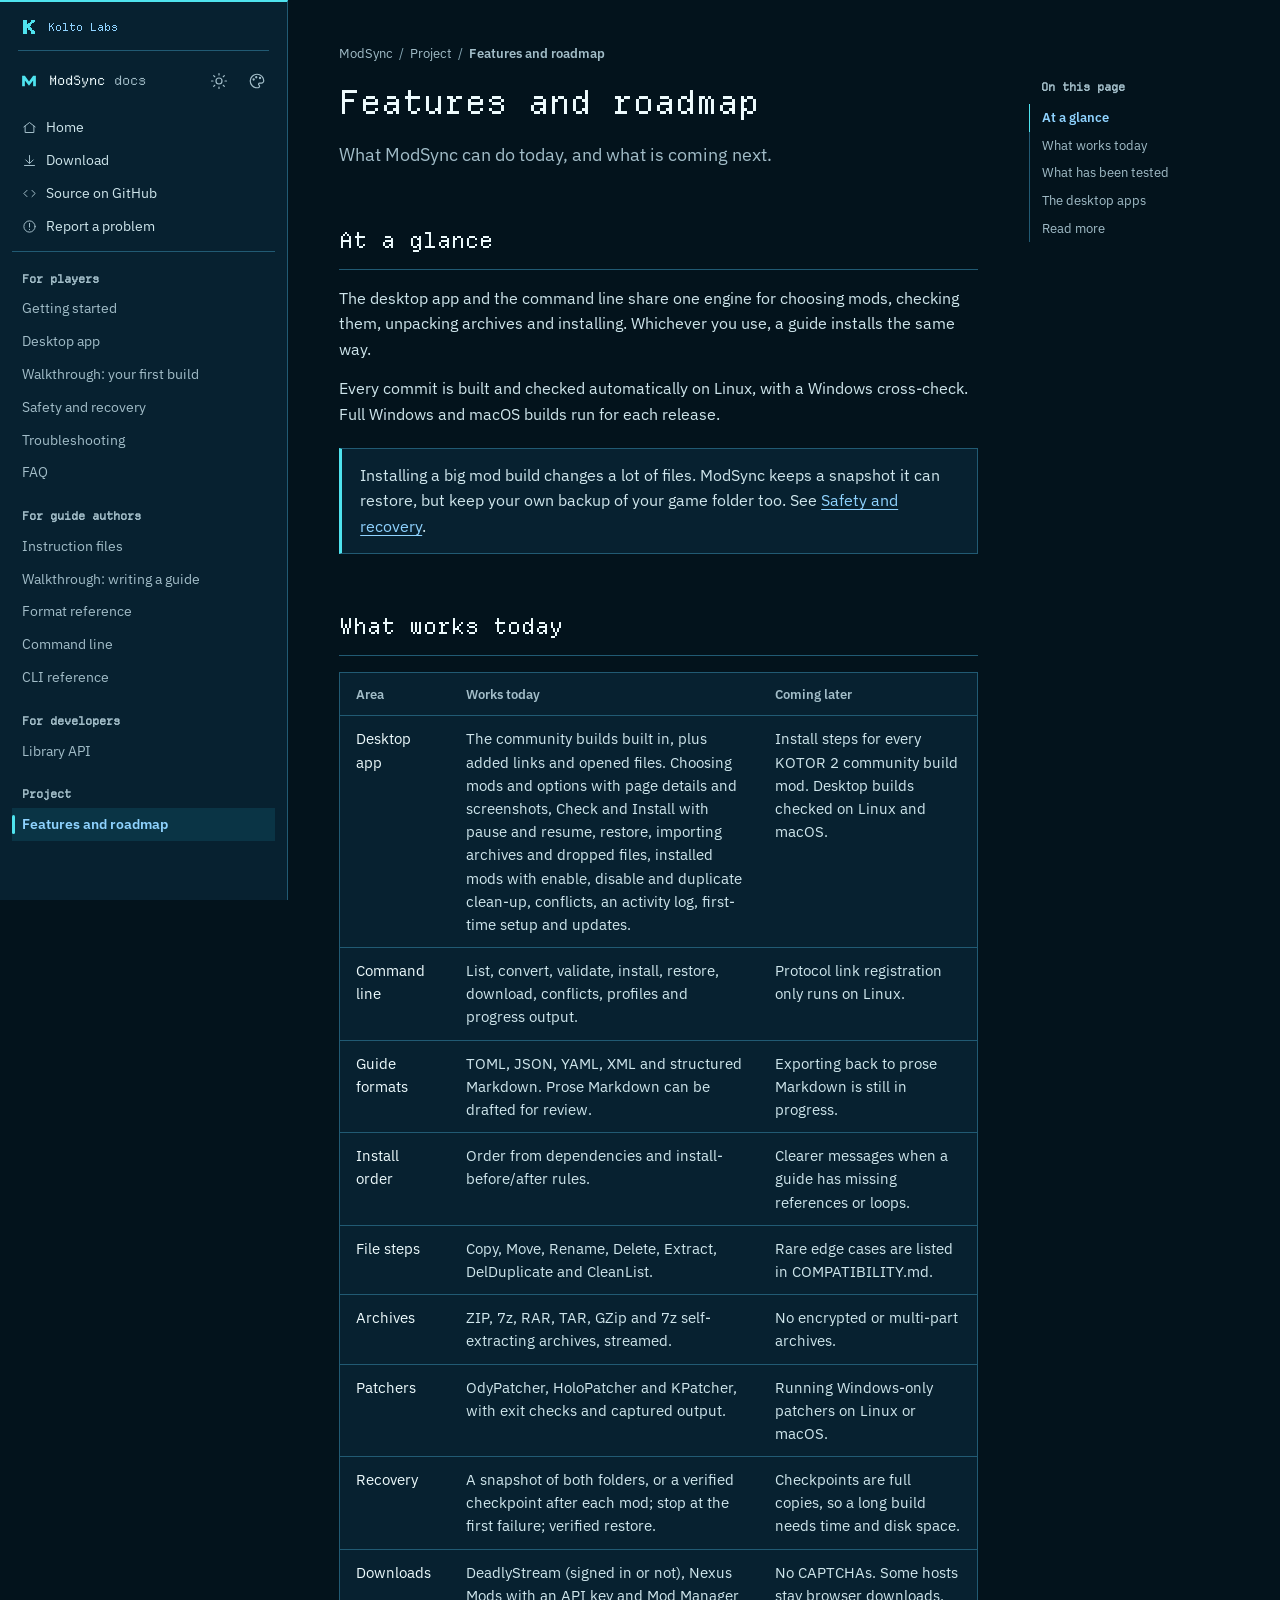
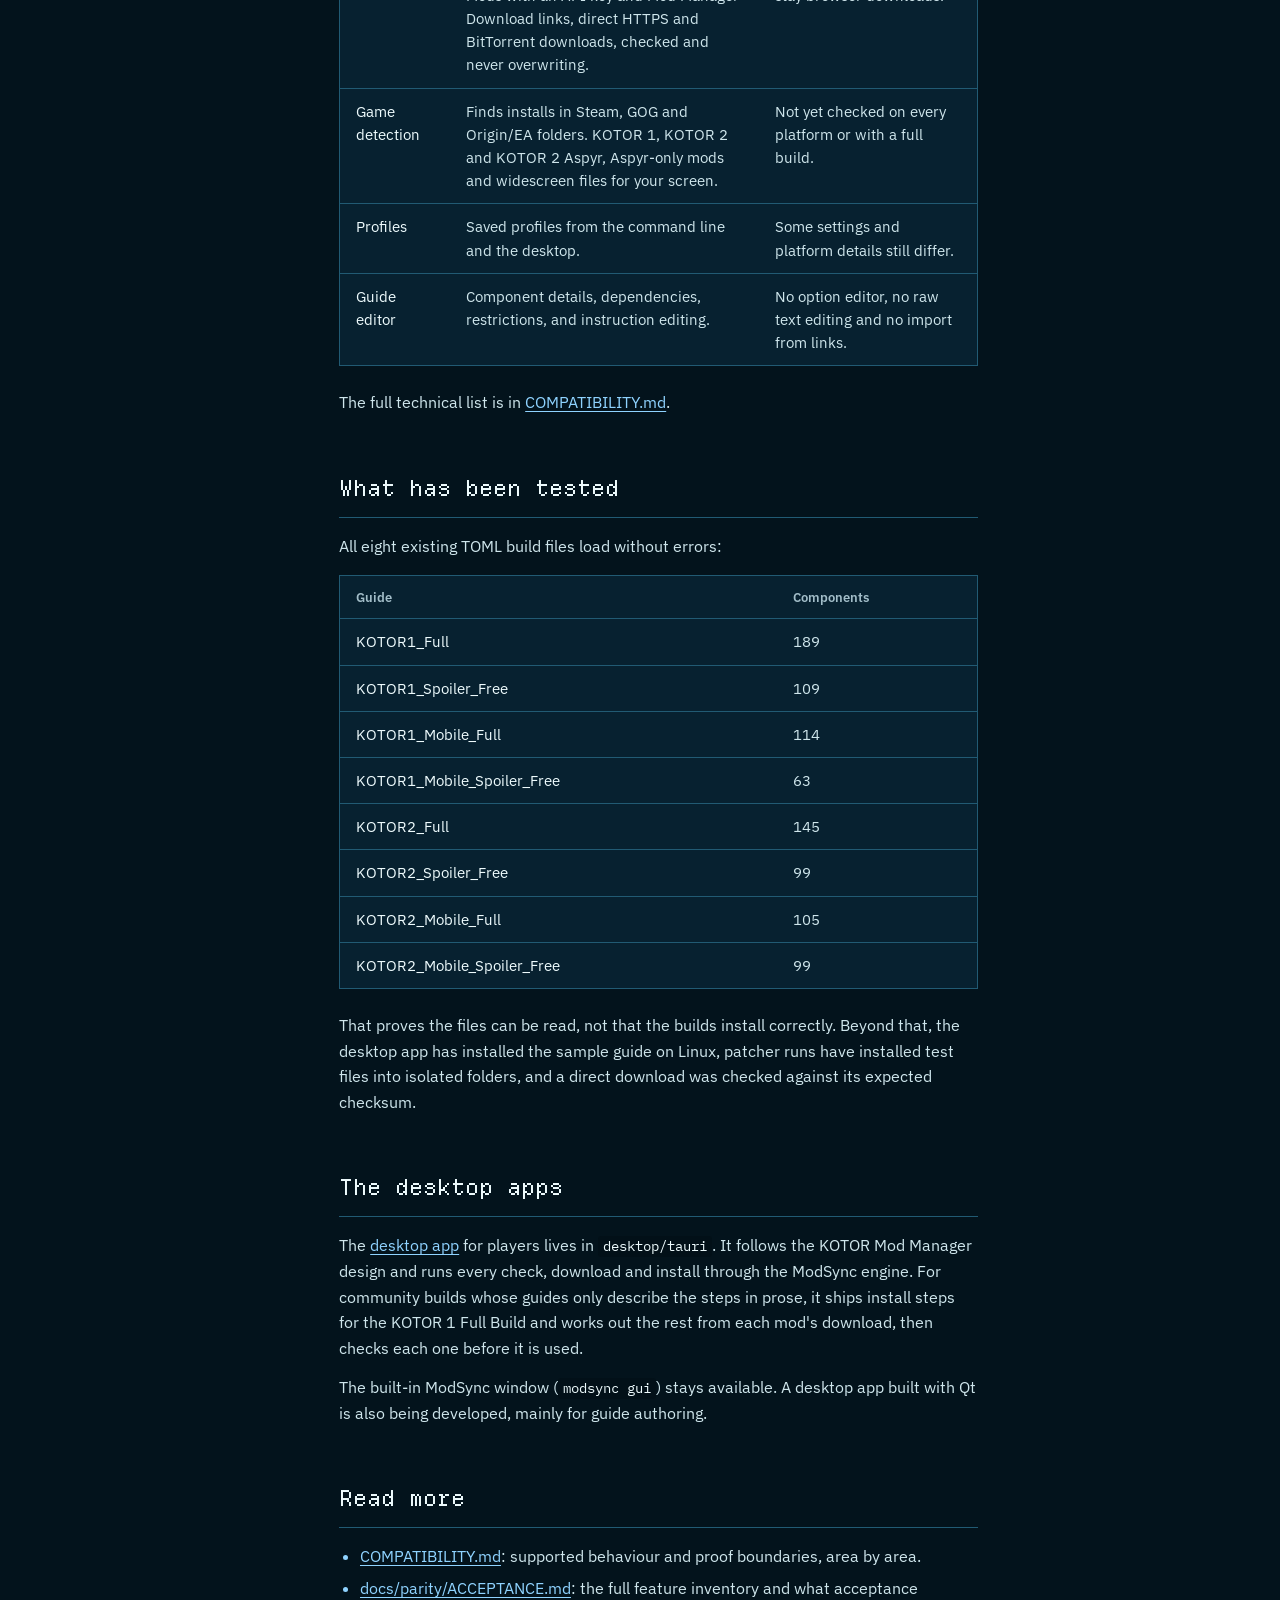
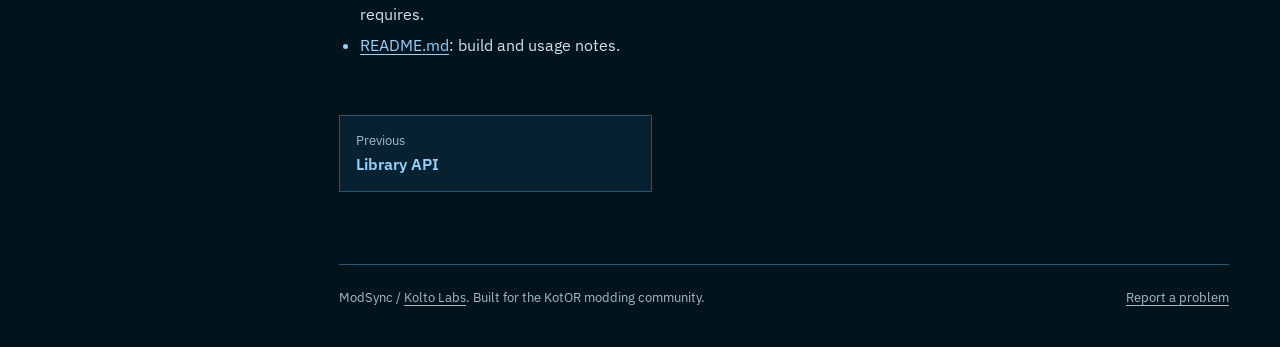
<file: site/status.html>
<!doctype html>
<html lang="en">
<head>
<meta charset="utf-8" />
<meta name="viewport" content="width=device-width, initial-scale=1" />
<title>Compatibility and status - ModSync | Kolto Labs</title>
<meta name="description" content="What ModSync can do today, and what is coming next." />
<meta name="theme-color" content="#03131c" />
<link rel="icon" href="assets/modsync.svg" type="image/svg+xml" />
<link rel="preload" href="assets/fonts/departure-mono.woff2" as="font" type="font/woff2" crossorigin />
<script src="assets/theme-init.js"></script>
<link rel="stylesheet" href="assets/site.css" />
<link rel="stylesheet" href="assets/classic.css" />
<script src="assets/site.js" defer></script>
</head>
<body>
<a class="skip" href="#content">Skip to content</a>
<div class="docs">
<aside class="docs-side">
  <a class="lab-link" href="https://koltolabs.bodecloud.workers.dev/"><img src="assets/kolto-labs.svg" alt="" width="22" height="22" />Kolto Labs</a>
  <div class="docs-side-top">
    <a class="docs-brand" href="./" aria-label="ModSync home"><img class="logo" data-project-logo src="assets/modsync.svg" alt="" width="22" height="22" />ModSync <span>docs</span></a>
    <button class="icon-btn" type="button" data-theme-toggle aria-pressed="false" aria-label="Switch appearance">
      <svg class="moon" viewBox="0 0 24 24" fill="none" stroke="currentColor" stroke-width="1.6" stroke-linecap="round" stroke-linejoin="round" aria-hidden="true"><path d="M12 3a9 9 0 1 0 9 9 7 7 0 0 1-9-9z"/></svg>
      <svg class="sun" viewBox="0 0 24 24" fill="none" stroke="currentColor" stroke-width="1.6" stroke-linecap="round" aria-hidden="true"><circle cx="12" cy="12" r="4"/><path d="M12 2v2M12 20v2M4.9 4.9l1.4 1.4M17.7 17.7l1.4 1.4M2 12h2M20 12h2M4.9 19.1l1.4-1.4M17.7 6.3l1.4-1.4"/></svg>
    </button>
      <button class="icon-btn" type="button" data-site-style-toggle aria-pressed="false" aria-label="Theme: Kolto Labs. Switch to Classic theme" title="Theme: Kolto Labs. Switch to Classic theme">
        <svg viewBox="0 0 24 24" fill="none" stroke="currentColor" stroke-width="1.6" stroke-linecap="round" stroke-linejoin="round" aria-hidden="true"><path d="M12 3a9 9 0 1 0 0 18h1.4a2 2 0 0 0 1.4-3.4l-.2-.2a1.5 1.5 0 0 1 1.1-2.6H18a3 3 0 0 0 3-3A9 9 0 0 0 12 3Z"/><circle cx="7.5" cy="10" r=".75" fill="currentColor"/><circle cx="11" cy="7" r=".75" fill="currentColor"/><circle cx="16" cy="8" r=".75" fill="currentColor"/></svg>
      </button>
    <button id="docs-menu" class="icon-btn docs-menu" type="button" aria-label="Show the list of pages" aria-expanded="false" aria-controls="docs-nav">
      <svg viewBox="0 0 24 24" fill="none" stroke="currentColor" stroke-width="1.6" stroke-linecap="round" aria-hidden="true"><path d="M4 7h16M4 12h16M4 17h16"/></svg>
    </button>
  </div>
  <nav id="docs-nav" class="docs-nav" aria-label="Documentation">
    <div class="docs-quick">
      <a href="./"><svg viewBox="0 0 24 24" fill="none" stroke="currentColor" stroke-width="1.6" stroke-linecap="round" stroke-linejoin="round" aria-hidden="true"><path d="M3 11 12 4l9 7"/><path d="M5 10v10h14V10"/></svg>Home</a>
      <a data-repo="/releases" href="https://github.com/kolto-labs/ModSync.rs/releases"><svg viewBox="0 0 24 24" fill="none" stroke="currentColor" stroke-width="1.6" stroke-linecap="round" stroke-linejoin="round" aria-hidden="true"><path d="M12 4v12M6 11l6 6 6-6M4 20h16"/></svg>Download</a>
      <a data-repo="" href="https://github.com/kolto-labs/ModSync.rs"><svg viewBox="0 0 24 24" fill="none" stroke="currentColor" stroke-width="1.6" stroke-linecap="round" stroke-linejoin="round" aria-hidden="true"><path d="m8 7-5 5 5 5M16 7l5 5-5 5"/></svg>Source on GitHub</a>
      <a data-repo="/issues" href="https://github.com/kolto-labs/ModSync.rs/issues"><svg viewBox="0 0 24 24" fill="none" stroke="currentColor" stroke-width="1.6" stroke-linecap="round" stroke-linejoin="round" aria-hidden="true"><circle cx="12" cy="12" r="9"/><path d="M12 7v6M12 16.5v.5"/></svg>Report a problem</a>
    </div>
    <h2>For players</h2><a href="getting-started.html">Getting started</a><a href="desktop.html">Desktop app</a><a href="walkthrough-install.html">Walkthrough: your first build</a><a href="safety.html">Safety and recovery</a><a href="troubleshooting.html">Troubleshooting</a><a href="faq.html">FAQ</a><h2>For guide authors</h2><a href="instruction-files.html">Instruction files</a><a href="walkthrough-authoring.html">Walkthrough: writing a guide</a><a href="format-reference.html">Format reference</a><a href="cli.html">Command line</a><a href="cli-reference.html">CLI reference</a><h2>For developers</h2><a href="api.html">Library API</a><h2>Project</h2><a href="status.html" aria-current="page">Features and roadmap</a>
  </nav>
</aside>
<div class="docs-main">
<main class="docs-article" id="content">
<p class="crumb"><a href="./">ModSync</a><span>/</span>Project<span>/</span><strong>Features and roadmap</strong></p>
<h1>Features and <span class="classic-serif">roadmap</span></h1>
<p class="lead">What ModSync can do today, and what is coming next.</p>
<section id="summary">
<h2>At a glance</h2>
<p>The desktop app and the command line share one engine for choosing mods, checking them, unpacking archives and installing. Whichever you use, a guide installs the same way.</p>
<p>Every commit is built and checked automatically on Linux, with a Windows cross-check. Full Windows and macOS builds run for each release.</p>
<div class="note"><p>Installing a big mod build changes a lot of files. ModSync keeps a snapshot it can restore, but keep your own backup of your game folder too. See <a href="safety.html">Safety and recovery</a>.</p></div>
</section>

<section id="works">
<h2>What works today</h2>
<div class="table stack"><table>
<thead><tr><th>Area</th><th>Works today</th><th>Coming later</th></tr></thead>
<tbody><tr><td>Desktop app</td><td data-label="Works today">The community builds built in, plus added links and opened files. Choosing mods and options with page details and screenshots, Check and Install with pause and resume, restore, importing archives and dropped files, installed mods with enable, disable and duplicate clean-up, conflicts, an activity log, first-time setup and updates.</td><td data-label="Coming later">Install steps for every KOTOR 2 community build mod. Desktop builds checked on Linux and macOS.</td></tr><tr><td>Command line</td><td data-label="Works today">List, convert, validate, install, restore, download, conflicts, profiles and progress output.</td><td data-label="Coming later">Protocol link registration only runs on Linux.</td></tr><tr><td>Guide formats</td><td data-label="Works today">TOML, JSON, YAML, XML and structured Markdown. Prose Markdown can be drafted for review.</td><td data-label="Coming later">Exporting back to prose Markdown is still in progress.</td></tr><tr><td>Install order</td><td data-label="Works today">Order from dependencies and install-before/after rules.</td><td data-label="Coming later">Clearer messages when a guide has missing references or loops.</td></tr><tr><td>File steps</td><td data-label="Works today">Copy, Move, Rename, Delete, Extract, DelDuplicate and CleanList.</td><td data-label="Coming later">Rare edge cases are listed in COMPATIBILITY.md.</td></tr><tr><td>Archives</td><td data-label="Works today">ZIP, 7z, RAR, TAR, GZip and 7z self-extracting archives, streamed.</td><td data-label="Coming later">No encrypted or multi-part archives.</td></tr><tr><td>Patchers</td><td data-label="Works today">OdyPatcher, HoloPatcher and KPatcher, with exit checks and captured output.</td><td data-label="Coming later">Running Windows-only patchers on Linux or macOS.</td></tr><tr><td>Recovery</td><td data-label="Works today">A snapshot of both folders, or a verified checkpoint after each mod; stop at the first failure; verified restore.</td><td data-label="Coming later">Checkpoints are full copies, so a long build needs time and disk space.</td></tr><tr><td>Downloads</td><td data-label="Works today">DeadlyStream (signed in or not), Nexus Mods with an API key and Mod Manager Download links, direct HTTPS and BitTorrent downloads, checked and never overwriting.</td><td data-label="Coming later">No CAPTCHAs. Some hosts stay browser downloads.</td></tr><tr><td>Game detection</td><td data-label="Works today">Finds installs in Steam, GOG and Origin/EA folders. KOTOR 1, KOTOR 2 and KOTOR 2 Aspyr, Aspyr-only mods and widescreen files for your screen.</td><td data-label="Coming later">Not yet checked on every platform or with a full build.</td></tr><tr><td>Profiles</td><td data-label="Works today">Saved profiles from the command line and the desktop.</td><td data-label="Coming later">Some settings and platform details still differ.</td></tr><tr><td>Guide editor</td><td data-label="Works today">Component details, dependencies, restrictions, and instruction editing.</td><td data-label="Coming later">No option editor, no raw text editing and no import from links.</td></tr></tbody></table></div>
<p>The full technical list is in <a data-repo="/blob/main/COMPATIBILITY.md" href="https://github.com/kolto-labs/ModSync.rs/blob/main/COMPATIBILITY.md">COMPATIBILITY.md</a>.</p>
</section>

<section id="tested">
<h2>What has been tested</h2>
<p>All eight existing TOML build files load without errors:</p>
<div class="table"><table>
<thead><tr><th>Guide</th><th>Components</th></tr></thead>
<tbody>
<tr><td>KOTOR1_Full</td><td>189</td></tr>
<tr><td>KOTOR1_Spoiler_Free</td><td>109</td></tr>
<tr><td>KOTOR1_Mobile_Full</td><td>114</td></tr>
<tr><td>KOTOR1_Mobile_Spoiler_Free</td><td>63</td></tr>
<tr><td>KOTOR2_Full</td><td>145</td></tr>
<tr><td>KOTOR2_Spoiler_Free</td><td>99</td></tr>
<tr><td>KOTOR2_Mobile_Full</td><td>105</td></tr>
<tr><td>KOTOR2_Mobile_Spoiler_Free</td><td>99</td></tr>
</tbody></table></div>
<p>That proves the files can be read, not that the builds install correctly. Beyond that, the desktop app has installed the sample guide on Linux, patcher runs have installed test files into isolated folders, and a direct download was checked against its expected checksum.</p>
</section>

<section id="desktop">
<h2>The desktop apps</h2>
<p>The <a href="desktop.html">desktop app</a> for players lives in <code>desktop/tauri</code>. It follows the KOTOR Mod Manager design and runs every check, download and install through the ModSync engine. For community builds whose guides only describe the steps in prose, it ships install steps for the KOTOR 1 Full Build and works out the rest from each mod's download, then checks each one before it is used.</p>
<p>The built-in ModSync window (<code>modsync gui</code>) stays available. A desktop app built with Qt is also being developed, mainly for guide authoring.</p>
</section>

<section id="more">
<h2>Read more</h2>
<ul>
<li><a data-repo="/blob/main/COMPATIBILITY.md" href="https://github.com/kolto-labs/ModSync.rs/blob/main/COMPATIBILITY.md">COMPATIBILITY.md</a>: supported behaviour and proof boundaries, area by area.</li>
<li><a data-repo="/blob/main/docs/parity/ACCEPTANCE.md" href="https://github.com/kolto-labs/ModSync.rs/blob/main/docs/parity/ACCEPTANCE.md">docs/parity/ACCEPTANCE.md</a>: the full feature inventory and what acceptance requires.</li>
<li><a data-repo="/blob/main/README.md" href="https://github.com/kolto-labs/ModSync.rs/blob/main/README.md">README.md</a>: build and usage notes.</li>
</ul>
</section>
<nav class="pager" aria-label="Previous and next page"><a class="prev" href="api.html"><small>Previous</small>Library API</a></nav>
</main>
<nav class="docs-outline" aria-label="On this page"><h2>On this page</h2><a href="#summary">At a glance</a><a href="#works">What works today</a><a href="#tested">What has been tested</a><a href="#desktop">The desktop apps</a><a href="#more">Read more</a></nav>
<footer class="docs-foot"><span>ModSync / <a href="https://koltolabs.bodecloud.workers.dev/">Kolto Labs</a>. Built for the KotOR modding community.</span><span><a data-repo="/issues" href="https://github.com/kolto-labs/ModSync.rs/issues">Report a problem</a></span></footer>
</div>
</div>
</body>
</html>
</file>
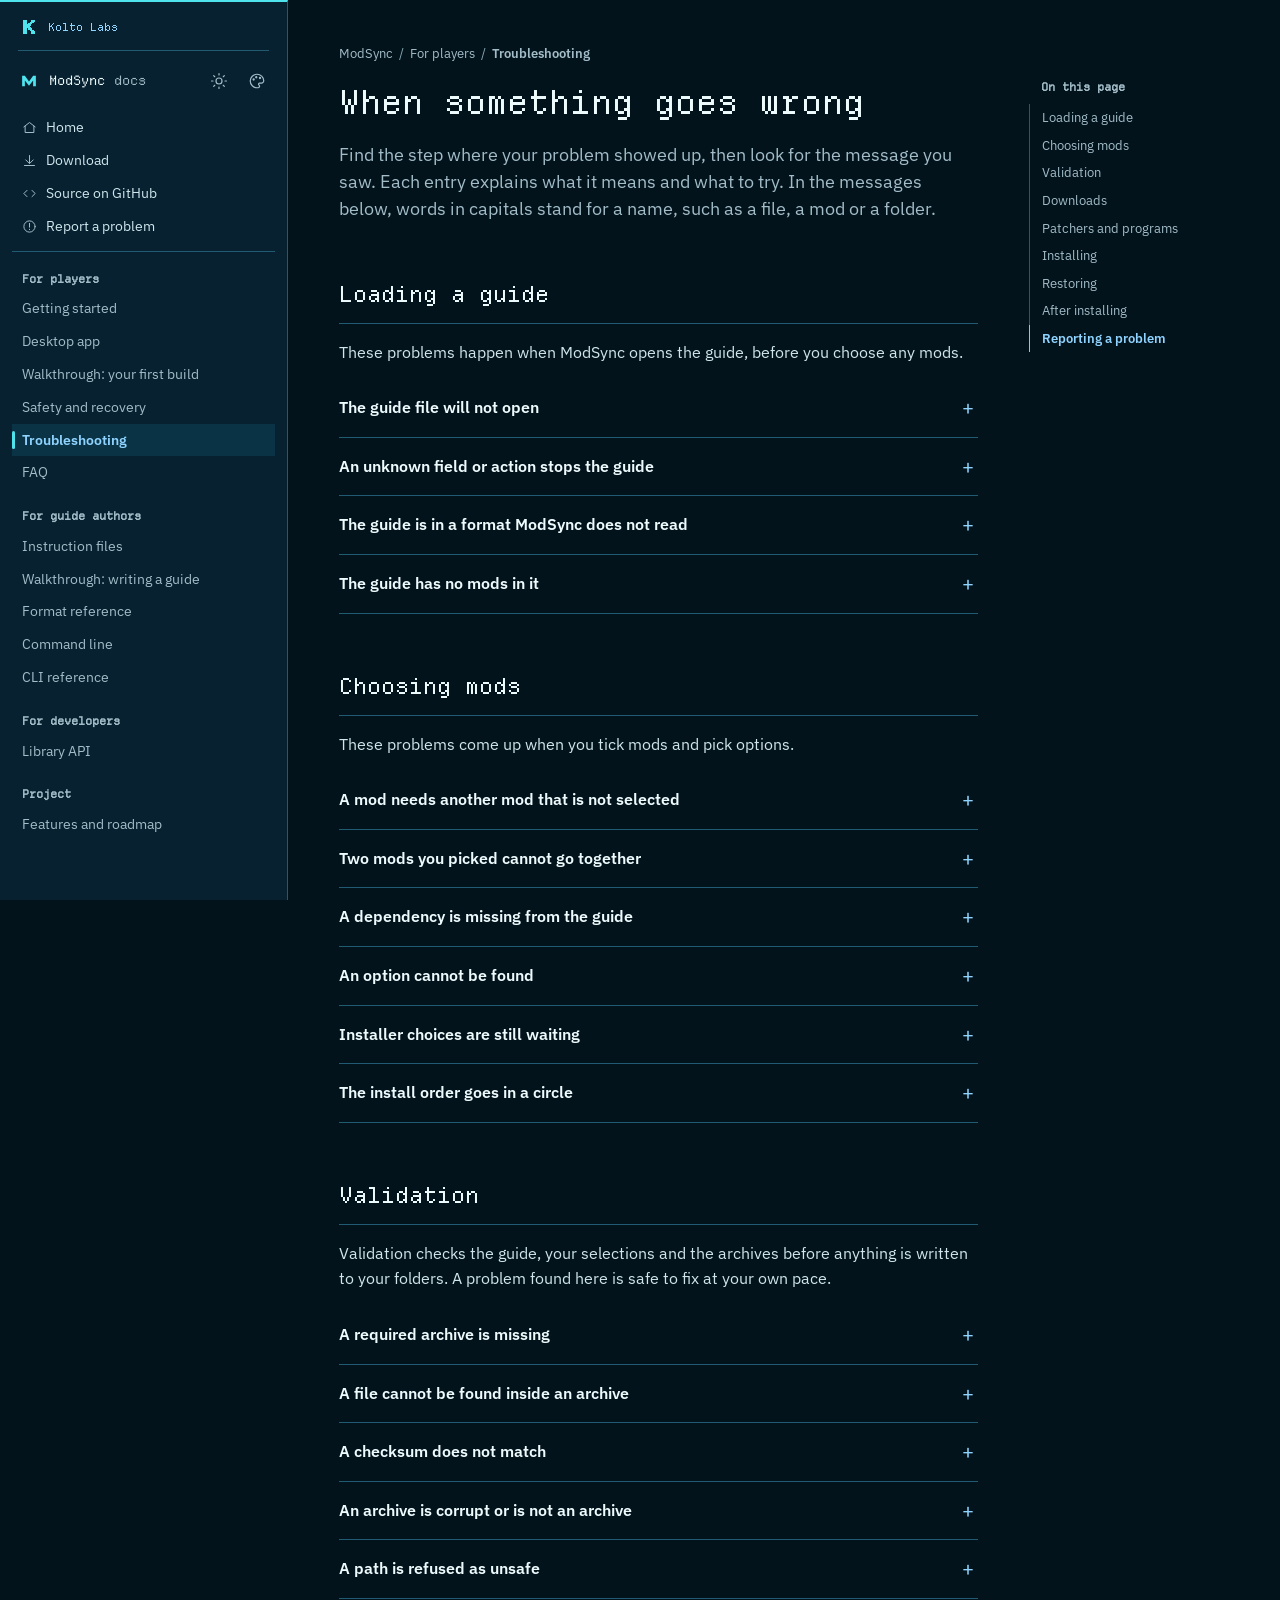
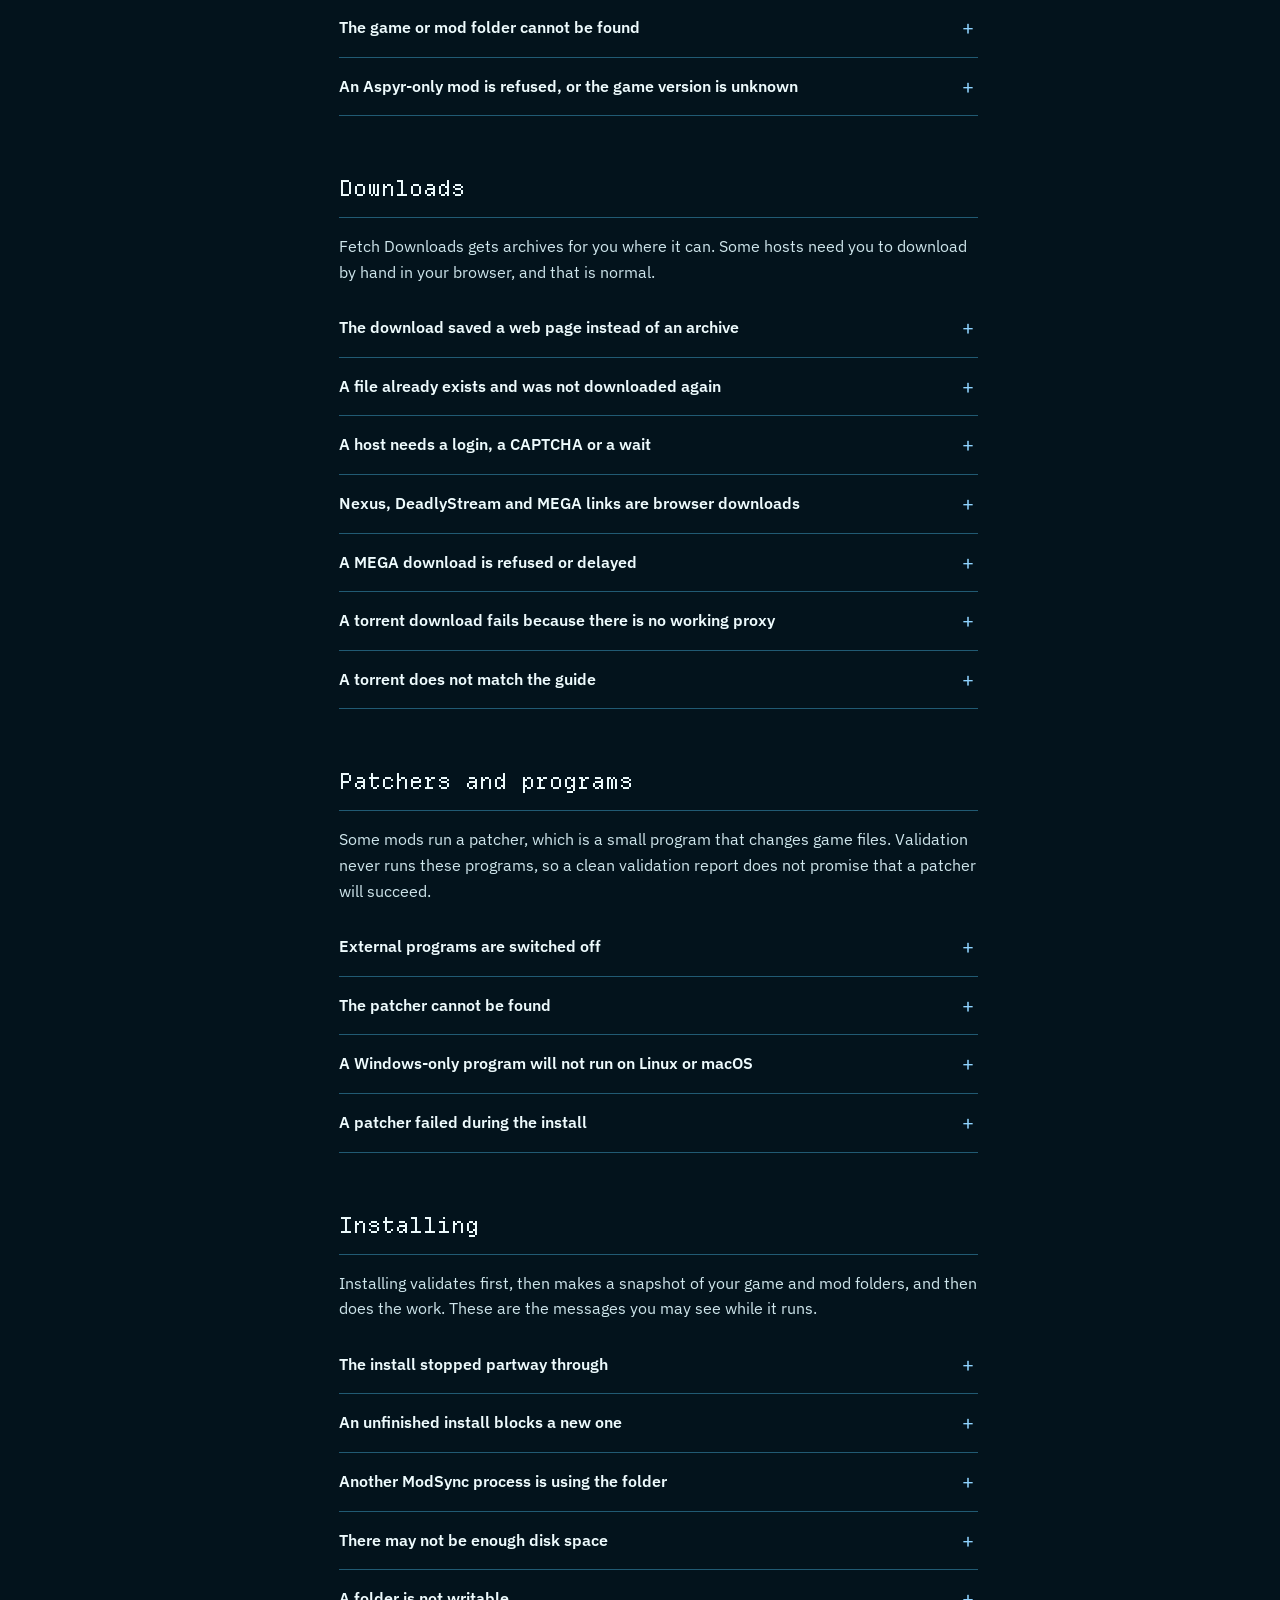
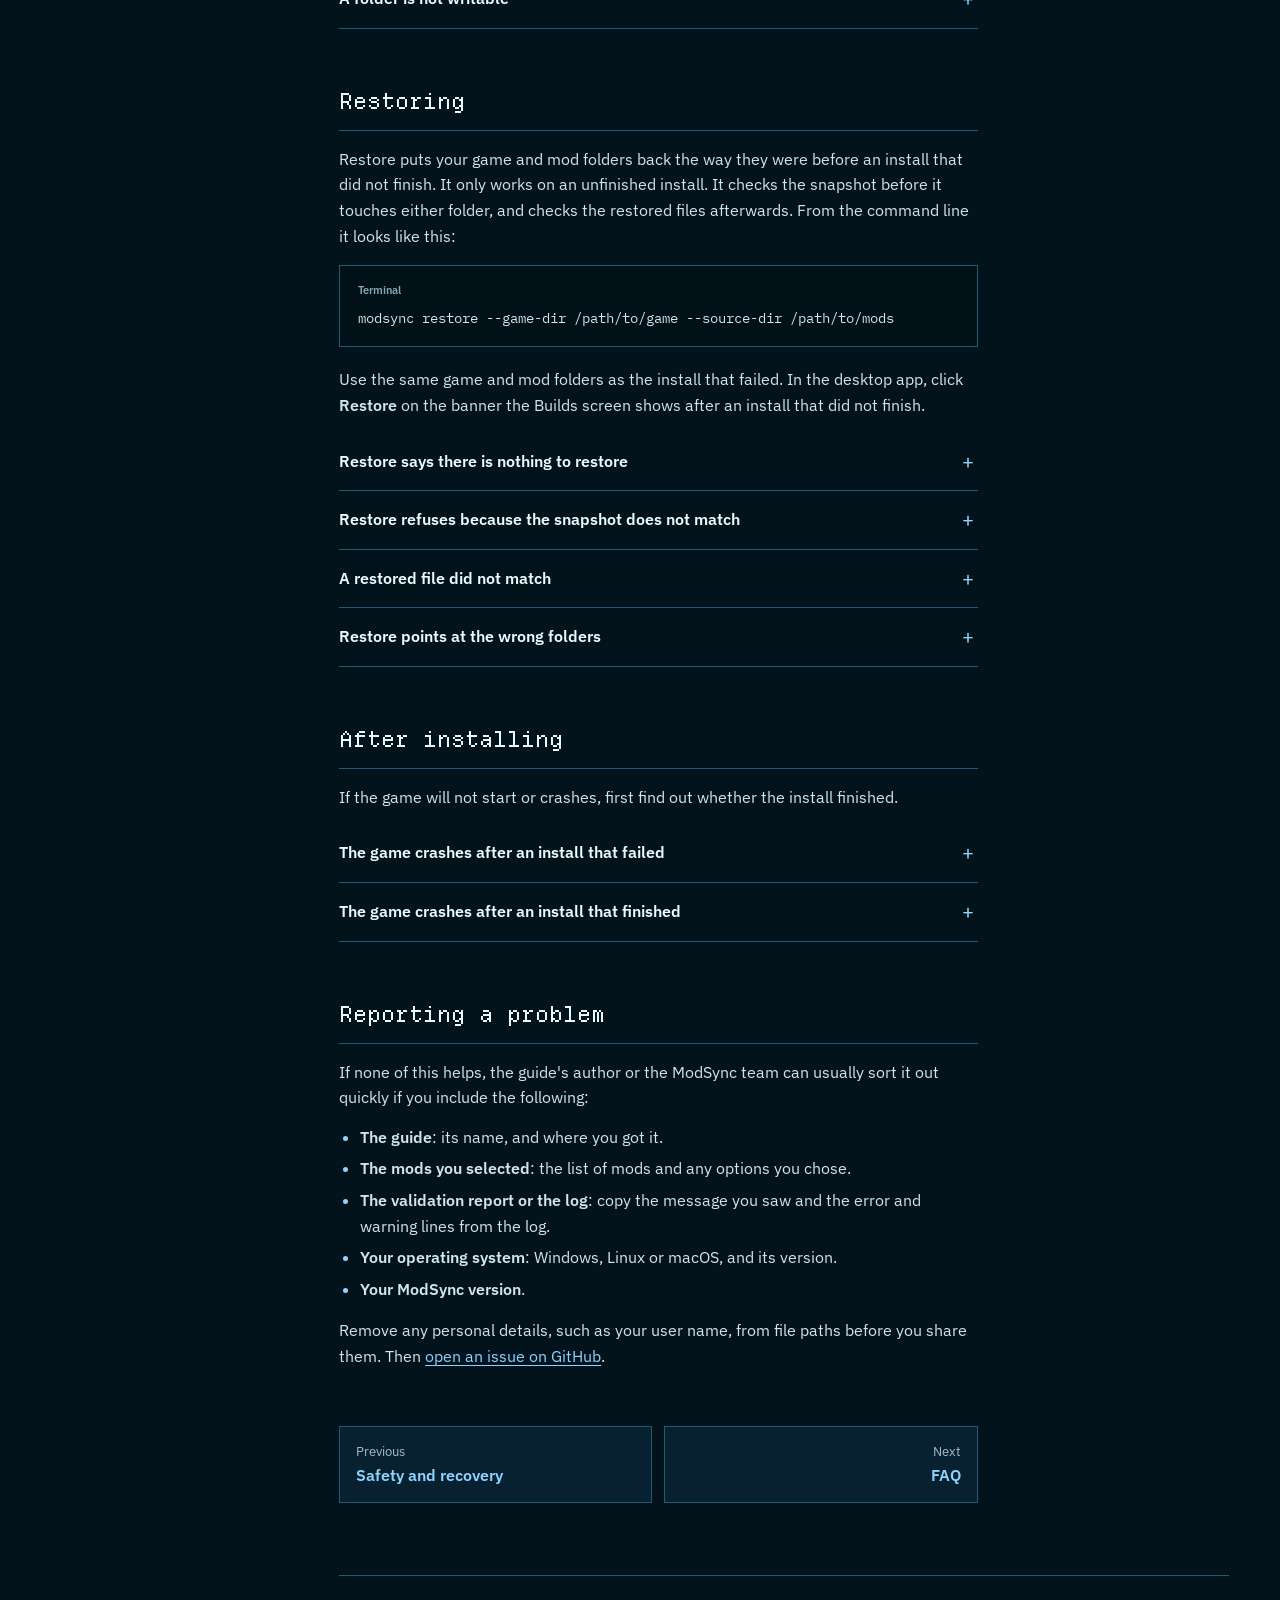
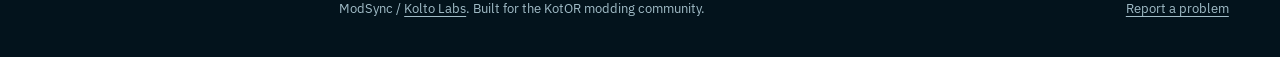
<file: site/troubleshooting.html>
<!doctype html>
<html lang="en">
<head>
<meta charset="utf-8" />
<meta name="viewport" content="width=device-width, initial-scale=1" />
<title>Troubleshooting - ModSync | Kolto Labs</title>
<meta name="description" content="Troubleshooting for ModSync players: what each common message means, and what to try, arranged by the step where the problem appears." />
<meta name="theme-color" content="#03131c" />
<link rel="icon" href="assets/modsync.svg" type="image/svg+xml" />
<link rel="preload" href="assets/fonts/departure-mono.woff2" as="font" type="font/woff2" crossorigin />
<script src="assets/theme-init.js"></script>
<link rel="stylesheet" href="assets/site.css" />
<link rel="stylesheet" href="assets/classic.css" />
<script src="assets/site.js" defer></script>
</head>
<body>
<a class="skip" href="#content">Skip to content</a>
<div class="docs">
<aside class="docs-side">
  <a class="lab-link" href="https://koltolabs.bodecloud.workers.dev/"><img src="assets/kolto-labs.svg" alt="" width="22" height="22" />Kolto Labs</a>
  <div class="docs-side-top">
    <a class="docs-brand" href="./" aria-label="ModSync home"><img class="logo" data-project-logo src="assets/modsync.svg" alt="" width="22" height="22" />ModSync <span>docs</span></a>
    <button class="icon-btn" type="button" data-theme-toggle aria-pressed="false" aria-label="Switch appearance">
      <svg class="moon" viewBox="0 0 24 24" fill="none" stroke="currentColor" stroke-width="1.6" stroke-linecap="round" stroke-linejoin="round" aria-hidden="true"><path d="M12 3a9 9 0 1 0 9 9 7 7 0 0 1-9-9z"/></svg>
      <svg class="sun" viewBox="0 0 24 24" fill="none" stroke="currentColor" stroke-width="1.6" stroke-linecap="round" aria-hidden="true"><circle cx="12" cy="12" r="4"/><path d="M12 2v2M12 20v2M4.9 4.9l1.4 1.4M17.7 17.7l1.4 1.4M2 12h2M20 12h2M4.9 19.1l1.4-1.4M17.7 6.3l1.4-1.4"/></svg>
    </button>
      <button class="icon-btn" type="button" data-site-style-toggle aria-pressed="false" aria-label="Theme: Kolto Labs. Switch to Classic theme" title="Theme: Kolto Labs. Switch to Classic theme">
        <svg viewBox="0 0 24 24" fill="none" stroke="currentColor" stroke-width="1.6" stroke-linecap="round" stroke-linejoin="round" aria-hidden="true"><path d="M12 3a9 9 0 1 0 0 18h1.4a2 2 0 0 0 1.4-3.4l-.2-.2a1.5 1.5 0 0 1 1.1-2.6H18a3 3 0 0 0 3-3A9 9 0 0 0 12 3Z"/><circle cx="7.5" cy="10" r=".75" fill="currentColor"/><circle cx="11" cy="7" r=".75" fill="currentColor"/><circle cx="16" cy="8" r=".75" fill="currentColor"/></svg>
      </button>
    <button id="docs-menu" class="icon-btn docs-menu" type="button" aria-label="Show the list of pages" aria-expanded="false" aria-controls="docs-nav">
      <svg viewBox="0 0 24 24" fill="none" stroke="currentColor" stroke-width="1.6" stroke-linecap="round" aria-hidden="true"><path d="M4 7h16M4 12h16M4 17h16"/></svg>
    </button>
  </div>
  <nav id="docs-nav" class="docs-nav" aria-label="Documentation">
    <div class="docs-quick">
      <a href="./"><svg viewBox="0 0 24 24" fill="none" stroke="currentColor" stroke-width="1.6" stroke-linecap="round" stroke-linejoin="round" aria-hidden="true"><path d="M3 11 12 4l9 7"/><path d="M5 10v10h14V10"/></svg>Home</a>
      <a data-repo="/releases" href="https://github.com/kolto-labs/ModSync.rs/releases"><svg viewBox="0 0 24 24" fill="none" stroke="currentColor" stroke-width="1.6" stroke-linecap="round" stroke-linejoin="round" aria-hidden="true"><path d="M12 4v12M6 11l6 6 6-6M4 20h16"/></svg>Download</a>
      <a data-repo="" href="https://github.com/kolto-labs/ModSync.rs"><svg viewBox="0 0 24 24" fill="none" stroke="currentColor" stroke-width="1.6" stroke-linecap="round" stroke-linejoin="round" aria-hidden="true"><path d="m8 7-5 5 5 5M16 7l5 5-5 5"/></svg>Source on GitHub</a>
      <a data-repo="/issues" href="https://github.com/kolto-labs/ModSync.rs/issues"><svg viewBox="0 0 24 24" fill="none" stroke="currentColor" stroke-width="1.6" stroke-linecap="round" stroke-linejoin="round" aria-hidden="true"><circle cx="12" cy="12" r="9"/><path d="M12 7v6M12 16.5v.5"/></svg>Report a problem</a>
    </div>
    <h2>For players</h2><a href="getting-started.html">Getting started</a><a href="desktop.html">Desktop app</a><a href="walkthrough-install.html">Walkthrough: your first build</a><a href="safety.html">Safety and recovery</a><a href="troubleshooting.html" aria-current="page">Troubleshooting</a><a href="faq.html">FAQ</a><h2>For guide authors</h2><a href="instruction-files.html">Instruction files</a><a href="walkthrough-authoring.html">Walkthrough: writing a guide</a><a href="format-reference.html">Format reference</a><a href="cli.html">Command line</a><a href="cli-reference.html">CLI reference</a><h2>For developers</h2><a href="api.html">Library API</a><h2>Project</h2><a href="status.html">Features and roadmap</a>
  </nav>
</aside>
<div class="docs-main">
<main class="docs-article" id="content">
<p class="crumb"><a href="./">ModSync</a><span>/</span>For players<span>/</span><strong>Troubleshooting</strong></p>
<h1>When something <span class="classic-serif">goes wrong</span></h1>
<p class="lead">Find the step where your problem showed up, then look for the message you saw. Each entry explains what it means and what to try. In the messages below, words in capitals stand for a name, such as a file, a mod or a folder.</p>

<section id="loading">
<h2>Loading a guide</h2>
<p>These problems happen when ModSync opens the guide, before you choose any mods.</p>
<details class="faq"><summary>The guide file will not open</summary><div><p>You may see <code>Input file not found: PATH</code>. ModSync cannot find the file at the location you gave it. Check the file name and the folder, then choose the file again.</p></div></details>
<details class="faq"><summary>An unknown field or action stops the guide</summary><div><p>ModSync reads only the fields and actions it knows about. When it meets one it does not recognise, it stops instead of skipping it. You may see <code>Unsupported action ACTION; refusing to skip it</code>, or an error saying a field is unknown. Usually the guide was written for a different version of ModSync, or it contains a typo. Make sure you have the latest ModSync. If the error stays, tell the guide's author.</p></div></details>
<details class="faq"><summary>The guide is in a format ModSync does not read</summary><div><p>ModSync reads guides in TOML, JSON, YAML, XML or Markdown. A file in any other format stops with <code>Unsupported instruction format: FORMAT</code>. Check that you opened the guide itself, and not a web page or some other download.</p></div></details>
<details class="faq"><summary>The guide has no mods in it</summary><div><p>You may see <code>The guide has no components</code>, or, for a Markdown guide, <code>Markdown has no component sections or structured guide blocks</code>. The file opened, but ModSync found nothing it can install. This is a problem with the guide, so ask its author for a corrected version.</p></div></details>
</section>

<section id="choosing">
<h2>Choosing mods</h2>
<p>These problems come up when you tick mods and pick options.</p>
<details class="faq"><summary>A mod needs another mod that is not selected</summary><div><p>You may see <code>Cannot install 'MOD' due to 'OTHER' not being selected for install.</code> The mod you picked depends on the other one. Select the mod it names, then check again.</p></div></details>
<details class="faq"><summary>Two mods you picked cannot go together</summary><div><p>You may see <code>Cannot install 'MOD' due to 'OTHER' being selected for install.</code> The guide says these two mods conflict. Untick one of them.</p></div></details>
<details class="faq"><summary>A dependency is missing from the guide</summary><div><p>You may see <code>Required dependency is absent from the guide: NAME</code>. A mod needs something the guide does not include, so it cannot be installed as written. Ask the guide's author to fix it.</p></div></details>
<details class="faq"><summary>An option cannot be found</summary><div><p>You may see <code>Unknown option ID</code>. The guide refers to an option that does not exist in it. Report it to the guide's author. Do not try to edit the guide yourself unless you know what you are changing.</p></div></details>
<details class="faq"><summary>Installer choices are still waiting</summary><div><p>You may see <code>FOMOD choices pending: N queued. Finish or dismiss these before validation or installation.</code> Some mods use an installer with its own choices, and ModSync is waiting for you to answer them. Finish the installer prompts for each queued archive, or dismiss them, and then validate again.</p></div></details>
<details class="faq"><summary>The install order goes in a circle</summary><div><p>You may see <code>Circular dependency detected</code>, or a message saying a circular InstallBefore/InstallAfter order cannot be resolved. Two or more mods each say they must install before or after the others, so there is no valid order. This is a problem with the guide. Report it to the guide's author.</p></div></details>
</section>

<section id="validation">
<h2>Validation</h2>
<p>Validation checks the guide, your selections and the archives before anything is written to your folders. A problem found here is safe to fix at your own pace.</p>
<details class="faq"><summary>A required archive is missing</summary><div><p>You may see <code>Missing Required Archives: [NAME]</code> or <code>Missing required archive: NAME</code>. The guide needs an archive that is not in your mod folder. Download it, either with <strong>Fetch Downloads</strong> or from the link in the guide, and put it in the mod folder. The validation report suggests you verify that the archive exists and is not corrupted, and try downloading it again from the mod link.</p></div></details>
<details class="faq"><summary>A file cannot be found inside an archive</summary><div><p>You may see <code>Failed to find 'FILE' in any archives</code>. The archive is there, but it does not contain the file the guide asks for. It is often the wrong version of the mod. Check that the archive matches the version the guide names, and download it again if you are not sure. The report may also say <em>The required file is missing. This may indicate an incomplete mod archive or incorrect source path.</em></p></div></details>
<details class="faq"><summary>A checksum does not match</summary><div><p>You may see <code>SHA-256 mismatch: the present file FILE does not match this component's ContentHashSHA256; it was not replaced</code>, or <code>SHA-256 mismatch; download discarded</code>. The checksum is a fingerprint of the exact file the guide expects. A different fingerprint means you have a different file, or a download that was damaged or cut short. Download the archive again, or get the version the guide names. Do not change the checksum in the guide to make the message go away, because that removes the check.</p></div></details>
<details class="faq"><summary>An archive is corrupt or is not an archive</summary><div><p>You may see <code>Could not open archive</code> or <code>Not an archive</code>. The file is damaged, incomplete, or is a web page or something else saved with an archive's name. Delete or move the bad copy out of the mod folder, then download the archive again. ModSync will not overwrite a file that is already there.</p></div></details>
<details class="faq"><summary>A path is refused as unsafe</summary><div><p>You may see <code>Unsafe path: PATH</code>, <code>Absolute path is forbidden: PATH</code>, <code>Reserved filename: PATH</code>, or <code>Path must start with &lt;&lt;modDirectory&gt;&gt; or &lt;&lt;kotorDirectory&gt;&gt;: PATH</code>. The guide asks for a location outside the game and mod folders, or uses a name Windows reserves. ModSync refuses these rather than guess where the file should go. This is a problem with the guide, so report it to its author.</p></div></details>
<details class="faq"><summary>The game or mod folder cannot be found</summary><div><p>You may see <code>Game directory not found: PATH</code> or <code>Source directory not found: PATH</code>. The folder you chose does not exist any more, or was typed wrongly. Choose the folders again. The game folder is the one that contains your KOTOR game, and the mod folder is where your archives are kept.</p></div></details>
<details class="faq"><summary>An Aspyr-only mod is refused, or the game version is unknown</summary><div><p>You may see <code>'MOD' (ID) is Aspyr-exclusive and cannot be selected for this game</code>, or <code>Game version unknown; left N Aspyr-exclusive mod(s) selected</code>. Some KOTOR 2 mods only work with the newer Aspyr release. When ModSync knows your copy is not that release, it removes these mods from your selection and tells you so. If it cannot tell which version you have, it leaves them selected. Check that your game folder is the right game and version, and untick any Aspyr-only mod you do not want.</p></div></details>
</section>

<section id="downloads">
<h2>Downloads</h2>
<p>Fetch Downloads gets archives for you where it can. Some hosts need you to download by hand in your browser, and that is normal.</p>
<details class="faq"><summary>The download saved a web page instead of an archive</summary><div><p>You may see <code>Server returned a web page. Use the host's browser download flow.</code> The link led to a page that asks you to do something first, not to the file itself. Open the link in your browser, download the archive from there, and put it in your mod folder. ModSync checks what it downloads and refuses web pages.</p></div></details>
<details class="faq"><summary>A file already exists and was not downloaded again</summary><div><p>You may see <code>Download destination already exists</code>. ModSync never overwrites a file you already have. If the file is good, you do not need to do anything. If you want a fresh copy, move or delete the old file first, then download again.</p></div></details>
<details class="faq"><summary>A host needs a login, a CAPTCHA or a wait</summary><div><p>You may see <code>Host requires a login</code>, <code>Host requires a browser challenge</code>, <code>Host requires a timed or free-user download</code>, or <code>Host download is not automated</code>, each followed by <code>open it in a browser</code>. Open the link in your browser, complete the steps the site asks for, and put the downloaded archive in your mod folder.</p></div></details>
<details class="faq"><summary>Nexus, DeadlyStream and MEGA links are browser downloads</summary><div><p>Nexus Mods pages, DeadlyStream pages and MEGA links are usually downloaded in your browser. For Nexus, Fetch Downloads uses your Nexus API key to get the file. If you see <code>Nexus API key is missing, invalid or unauthorized</code>, check the key you entered, or download the file in your browser instead.</p></div></details>
<details class="faq"><summary>A MEGA download is refused or delayed</summary><div><p>ModSync reports MEGA's own error codes. What to do depends on the message:</p>
<ul>
<li><code>MEGA transfer quota exceeded (-17)</code>, <code>MEGA bandwidth limit reached (HTTP 509)</code> or <code>MEGA rate limit reached (-4)</code>: MEGA is limiting downloads for now. Wait and try again later, or download the file in your browser.</li>
<li><code>MEGA denied access to this file (-11)</code>: open the link in your browser.</li>
<li><code>The MEGA file was not found (-9)</code>: the link may have been deleted. Ask the guide's author for a new one.</li>
<li><code>The MEGA file is blocked or was taken down (-16)</code>: the file is no longer available from MEGA, so ask the guide's author for another source.</li>
</ul></div></details>
<details class="faq"><summary>A torrent download fails because there is no working proxy</summary><div><p>You may see <code>No working proxy; explicit Resume or restart required</code>. Peer downloads go through a proxy by default, so other people cannot see your address. If none of the proxies work, ModSync stops and does not connect to peers directly. Try again later, or give ModSync a proxy you trust in the peer proxy setting. The command line can also be given one with <code>--peer-proxy</code>.</p></div></details>
<details class="faq"><summary>A torrent does not match the guide</summary><div><p>You may see <code>SHA-256 mismatch; torrent discarded</code>, <code>TorrentInfo hashes to ...</code> or <code>ModSync torrents must contain exactly one archive</code>. The torrent you got does not match the one the guide describes, or the file inside it is not the expected archive. ModSync throws the download away and does not keep it. Check that you copied the link and the info code from the guide exactly, and ask the author if it still fails.</p></div></details>
</section>

<section id="patchers">
<h2>Patchers and programs</h2>
<p>Some mods run a patcher, which is a small program that changes game files. Validation never runs these programs, so a clean validation report does not promise that a patcher will succeed.</p>
<details class="faq"><summary>External programs are switched off</summary><div><p>You may see <code>Patcher needs explicit trust: enable external programs (--allow-processes)</code>, or the same message with another action name, such as Execute or Run. External programs are off by default. Turn on the external programs switch for this install and try again. Only do this for guides you trust, because these programs run with your own user permissions.</p></div></details>
<details class="faq"><summary>The patcher cannot be found</summary><div><p>You may see <code>Configured patcher is not an executable regular file: PATH</code> or <code>Configured patcher path is unavailable</code>. The patcher setting points at something that is missing, is a folder, or is not a program. Choose the patcher program again, making sure you pick the program file itself.</p></div></details>
<details class="faq"><summary>A Windows-only program will not run on Linux or macOS</summary><div><p>You may see <code>Windows Execute requires explicitly configured headless Wine runner</code>. Windows programs need a Windows computer. ModSync does not run them through Wine by itself. Run the install on Windows, or use a version of the patch made for your system if the guide author provides one.</p></div></details>
<details class="faq"><summary>A patcher failed during the install</summary><div><p>You may see <code>Patcher install log reported errors</code>, or <code>Patcher install log not found at invocation root PATH (expected installlog.rtf or installlog.txt)</code>. The patcher writes an install log, and ModSync copies the error and warning lines from it into the progress log during the install. On the Installing page, the Copy Log button copies that log. The error message itself names the first errors found.</p>
<p>Look at those lines to find the cause. Then restore the snapshot, fix the cause, and run the whole guide again from the start, as described in <a href="#restoring">Restoring</a>.</p></div></details>
</section>

<section id="installing">
<h2>Installing</h2>
<p>Installing validates first, then makes a snapshot of your game and mod folders, and then does the work. These are the messages you may see while it runs.</p>
<details class="faq"><summary>The install stopped partway through</summary><div><p>ModSync stops at the first failure and reports <code>Install stopped. Restore before retrying</code>. Nothing after that point runs. Restore first, following <a href="#restoring">Restoring</a>, then fix the cause and run the install again from the top.</p></div></details>
<details class="faq"><summary>An unfinished install blocks a new one</summary><div><p>You may see <code>An unfinished install exists. Run restore before retrying.</code> ModSync will not start a new install on top of a half-finished one. Restore first, and then install again.</p></div></details>
<details class="faq"><summary>Another ModSync process is using the folder</summary><div><p>You may see <code>Another ModSync process is using this game or mod directory</code>. Two copies of ModSync, or a ModSync command and the desktop app, are trying to change the same folder. Close the other one, wait for it to finish, and try again. Also leave the game and mod folders alone in other programs while an install or restore is running.</p></div></details>
<details class="faq"><summary>There may not be enough disk space</summary><div><p>ModSync has no single message for running out of space, so you may only see a general error from Windows, Linux or macOS. The snapshot is a full copy of both your game folder and your mod folder, and it is stored beside the game folder. Free up space on the drive that holds your game. If unpacking archives is the problem, you may see <code>Archive exceeds expanded-byte budget or available scratch space</code>. In that case, choose a different <strong>Folder for unpacking mods</strong> under <strong>Settings</strong> &gt; <strong>General</strong>, or use <code>--scratch-dir</code> on the command line.</p></div></details>
<details class="faq"><summary>A folder is not writable</summary><div><p>You may see <code>Installation blocked before any write: The Mod directory is not writable!</code>, or the same message for the install directory. ModSync cannot write to that folder, so nothing has been changed. Run ModSync with administrator rights, or choose a folder you have permission to write to.</p></div></details>
</section>

<section id="restoring">
<h2>Restoring</h2>
<p>Restore puts your game and mod folders back the way they were before an install that did not finish. It only works on an unfinished install. It checks the snapshot before it touches either folder, and checks the restored files afterwards. From the command line it looks like this:</p>
<pre class="code" data-lang="Terminal" tabindex="0"><code>modsync restore --game-dir /path/to/game --source-dir /path/to/mods</code></pre>
<p>Use the same game and mod folders as the install that failed. In the desktop app, click <strong>Restore</strong> on the banner the Builds screen shows after an install that did not finish.</p>
<details class="faq"><summary>Restore says there is nothing to restore</summary><div><p>You may see <code>There is no unfinished install to restore</code>. Restore only deals with an install that did not finish. An install that completed is not undone by restore. If the game is not working, see <a href="#after">After installing</a>.</p></div></details>
<details class="faq"><summary>Restore refuses because the snapshot does not match</summary><div><p>You may see <code>Snapshot hashes differ; refusing to restore</code>. ModSync checks the snapshot against the fingerprints it recorded before it changes anything, so nothing has been restored. Do not copy files into the snapshot folder or change it by hand. Keep the <code>.modsync-</code> folder as it is, and report the problem with the details listed in <a href="#reporting">Reporting a problem</a>.</p></div></details>
<details class="faq"><summary>A restored file did not match</summary><div><p>You may see <code>Restored hash mismatch: FILE</code>. Restore copied the files back, but one of them did not match its fingerprint afterwards. Stop and do not install anything else. Replace that file from your own backup if you have one, and report the problem. Keep your own backup of anything valuable, such as save games.</p></div></details>
<details class="faq"><summary>Restore points at the wrong folders</summary><div><p>You may see <code>Recovery roots do not match this install</code>. The game or mod folder you gave restore is not the one the install used. Run the restore again with the same two folders you installed into.</p></div></details>
</section>

<section id="after">
<h2>After installing</h2>
<p>If the game will not start or crashes, first find out whether the install finished.</p>
<details class="faq"><summary>The game crashes after an install that failed</summary><div><p>If the install stopped with an error, restore first, then fix the cause and run the guide again from the start, in the guide's order. Do not install the failed mod on its own at the end. Mods later in a guide often overwrite or build on files from earlier ones, so adding a failed mod to the end can undo other mods or break the game.</p></div></details>
<details class="faq"><summary>The game crashes after an install that finished</summary><div><p>Restore cannot undo an install that completed, so the snapshot will not help here. Check the guide's order against the mods you selected. If you have your own backup of the game folder, use it to return to a clean copy before you install again. Then report the problem with the details listed in <a href="#reporting">Reporting a problem</a>.</p></div></details>
</section>

<section id="reporting">
<h2>Reporting a problem</h2>
<p>If none of this helps, the guide's author or the ModSync team can usually sort it out quickly if you include the following:</p>
<ul>
<li><strong>The guide</strong>: its name, and where you got it.</li>
<li><strong>The mods you selected</strong>: the list of mods and any options you chose.</li>
<li><strong>The validation report or the log</strong>: copy the message you saw and the error and warning lines from the log.</li>
<li><strong>Your operating system</strong>: Windows, Linux or macOS, and its version.</li>
<li><strong>Your ModSync version</strong>.</li>
</ul>
<p>Remove any personal details, such as your user name, from file paths before you share them. Then <a data-repo="/issues" href="https://github.com/kolto-labs/ModSync.rs/issues">open an issue on GitHub</a>.</p>
</section>

<nav class="pager" aria-label="Previous and next page"><a class="prev" href="safety.html"><small>Previous</small>Safety and recovery</a><a class="next" href="faq.html"><small>Next</small>FAQ</a></nav>
</main>
<nav class="docs-outline" aria-label="On this page"><h2>On this page</h2><a href="#loading">Loading a guide</a><a href="#choosing">Choosing mods</a><a href="#validation">Validation</a><a href="#downloads">Downloads</a><a href="#patchers">Patchers and programs</a><a href="#installing">Installing</a><a href="#restoring">Restoring</a><a href="#after">After installing</a><a href="#reporting">Reporting a problem</a></nav>
<footer class="docs-foot"><span>ModSync / <a href="https://koltolabs.bodecloud.workers.dev/">Kolto Labs</a>. Built for the KotOR modding community.</span><span><a data-repo="/issues" href="https://github.com/kolto-labs/ModSync.rs/issues">Report a problem</a></span></footer>
</div>
</div>
</body>
</html>
</file>
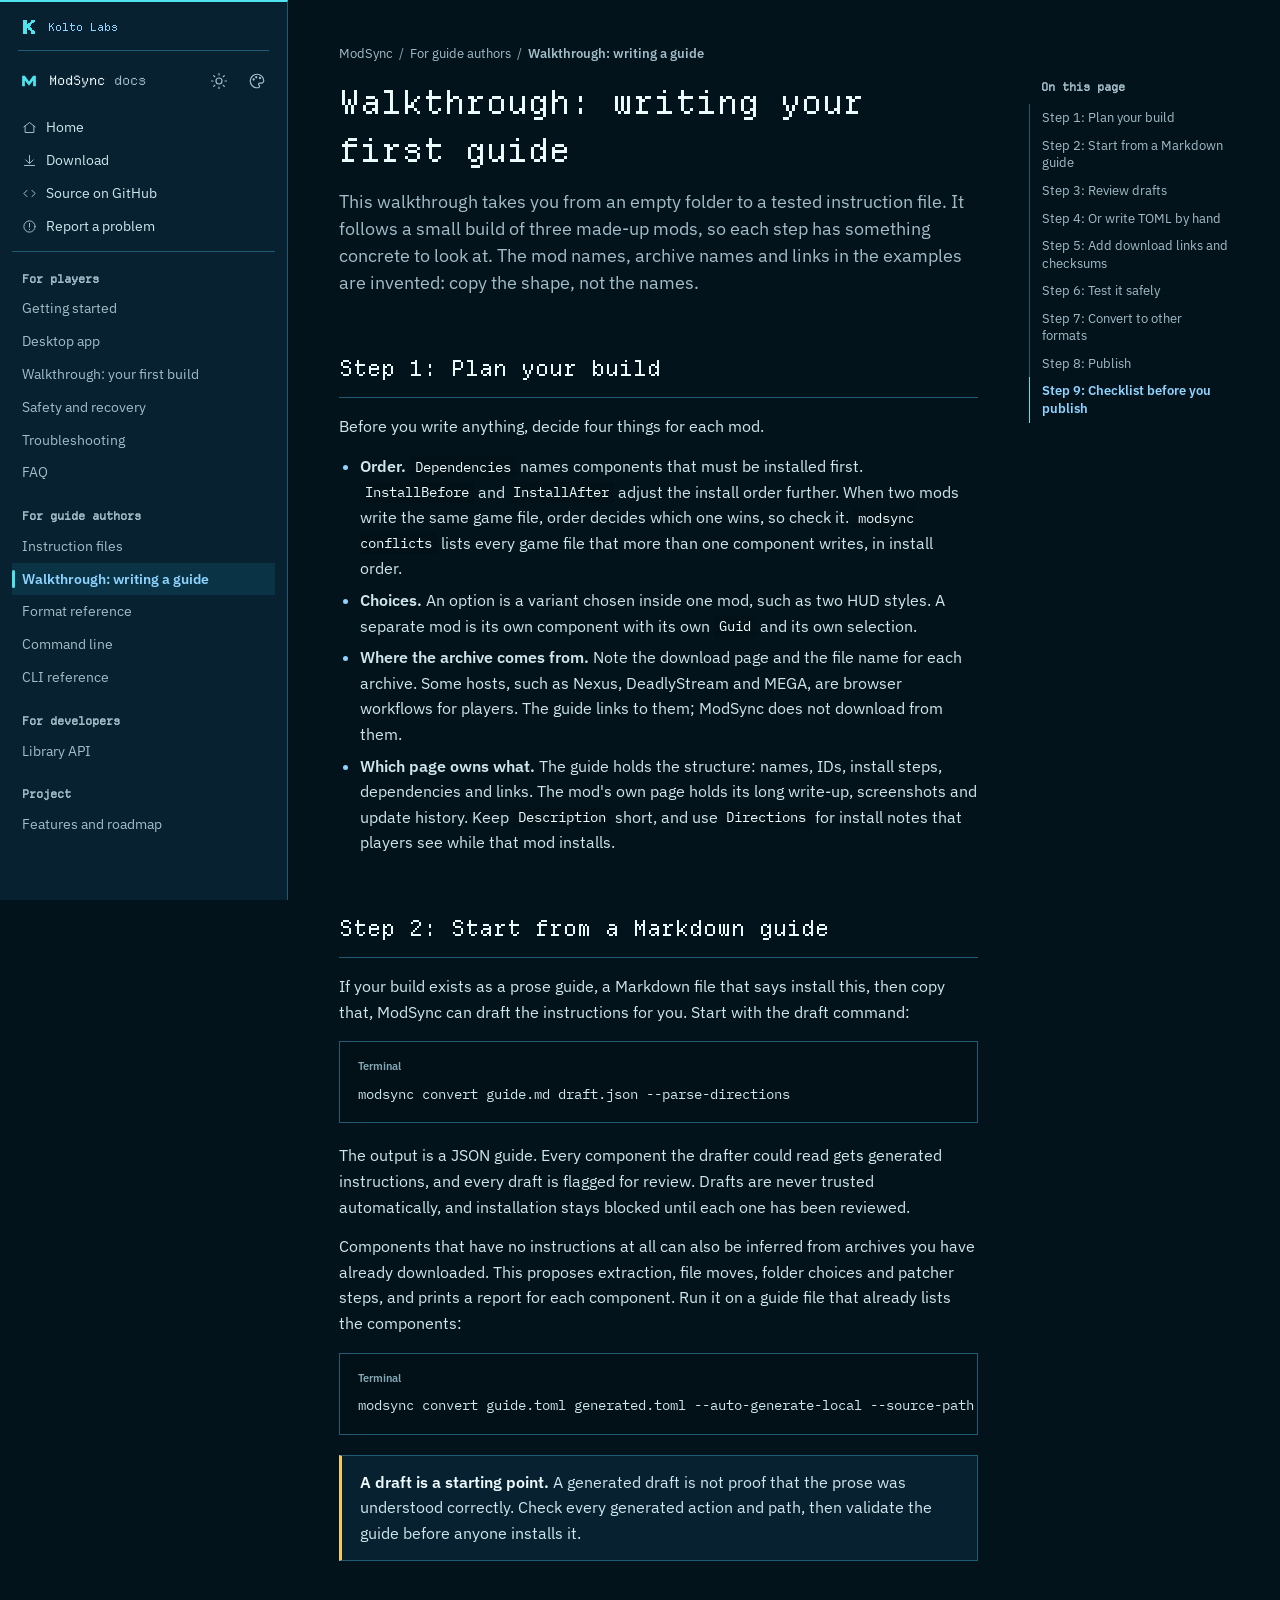
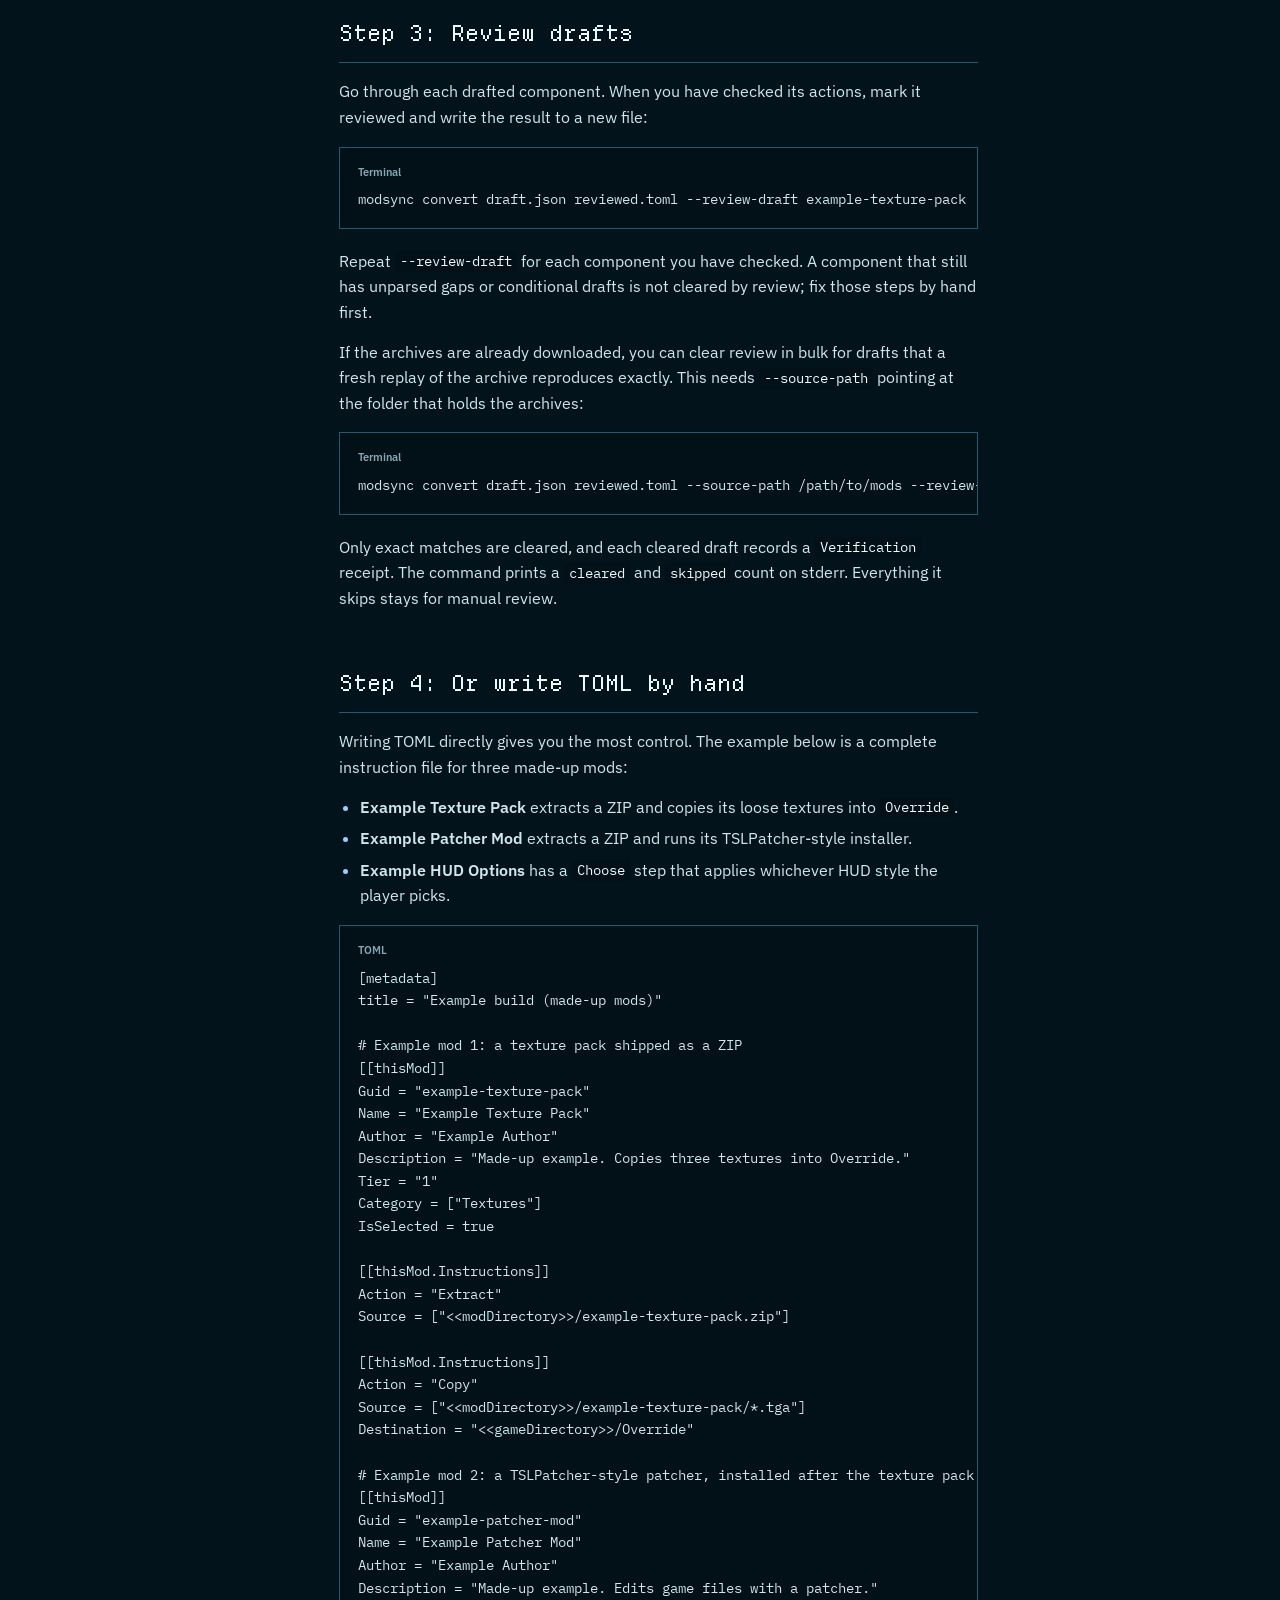
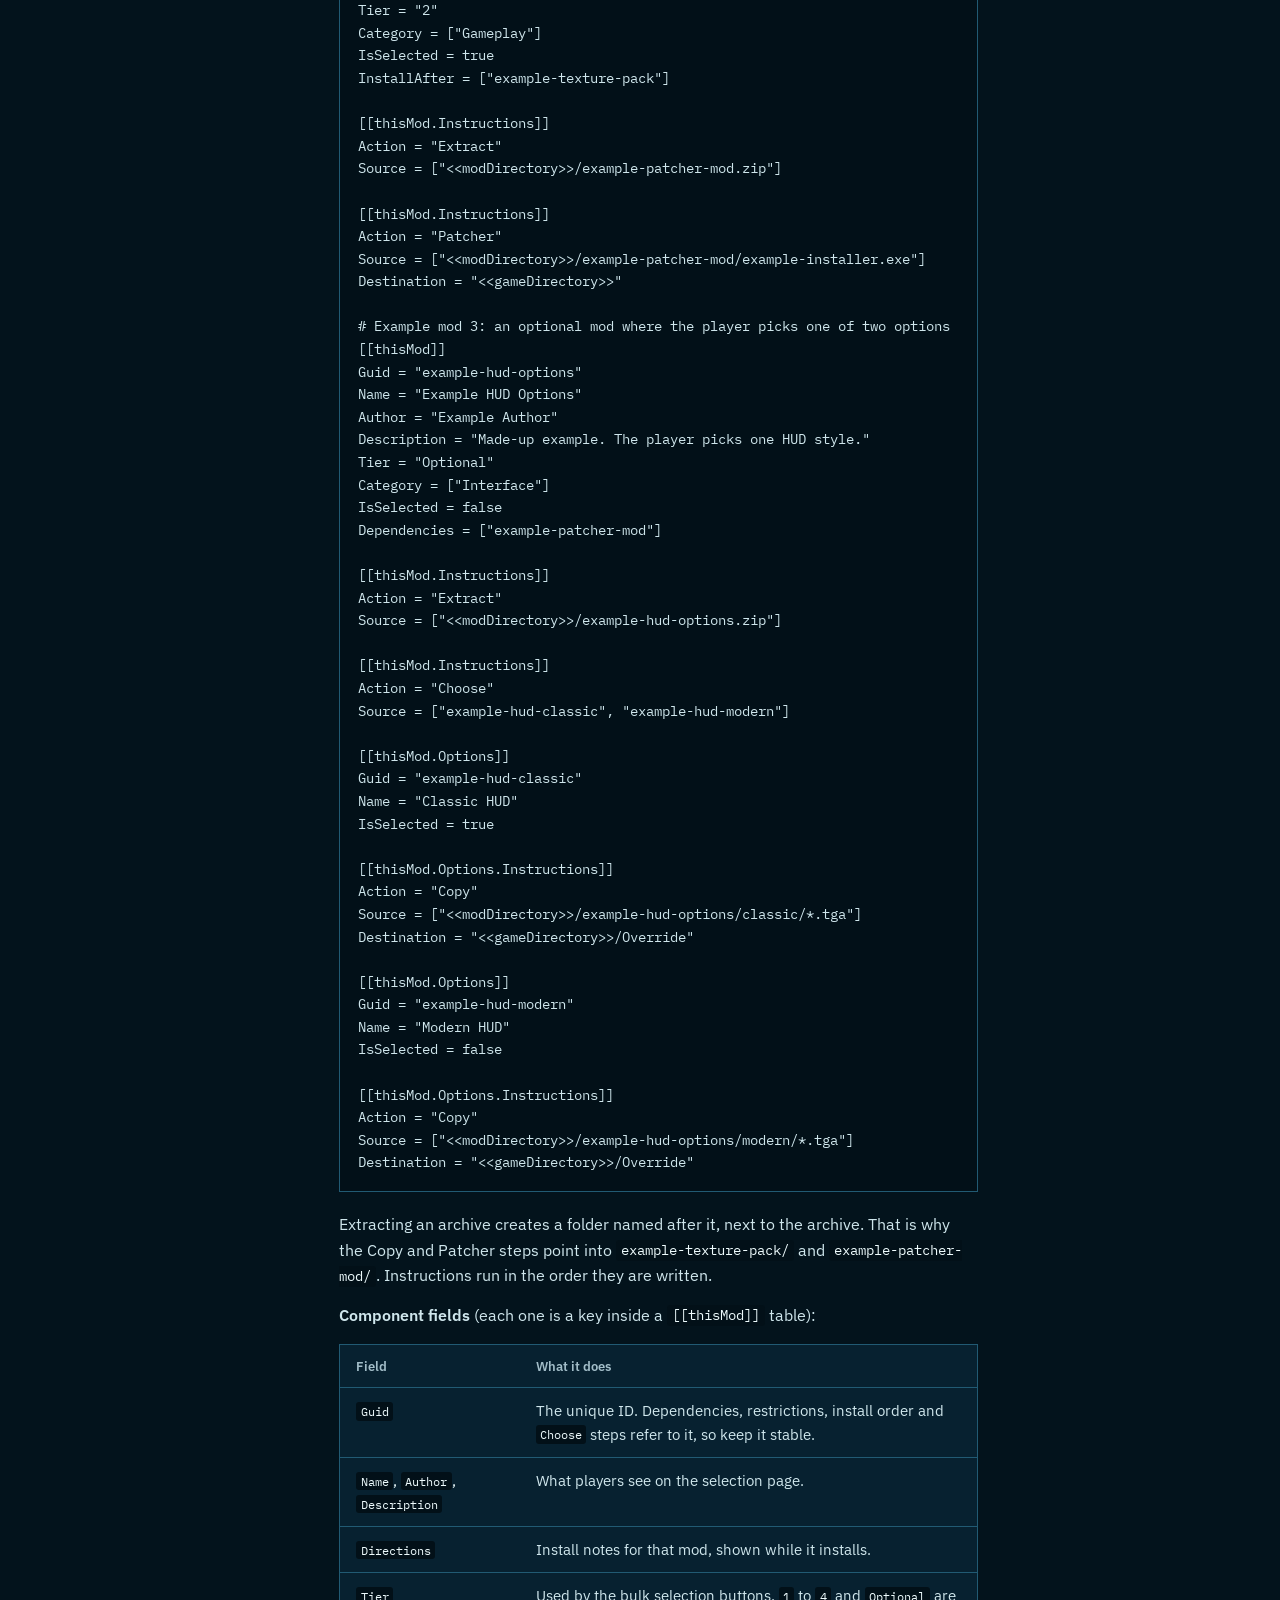
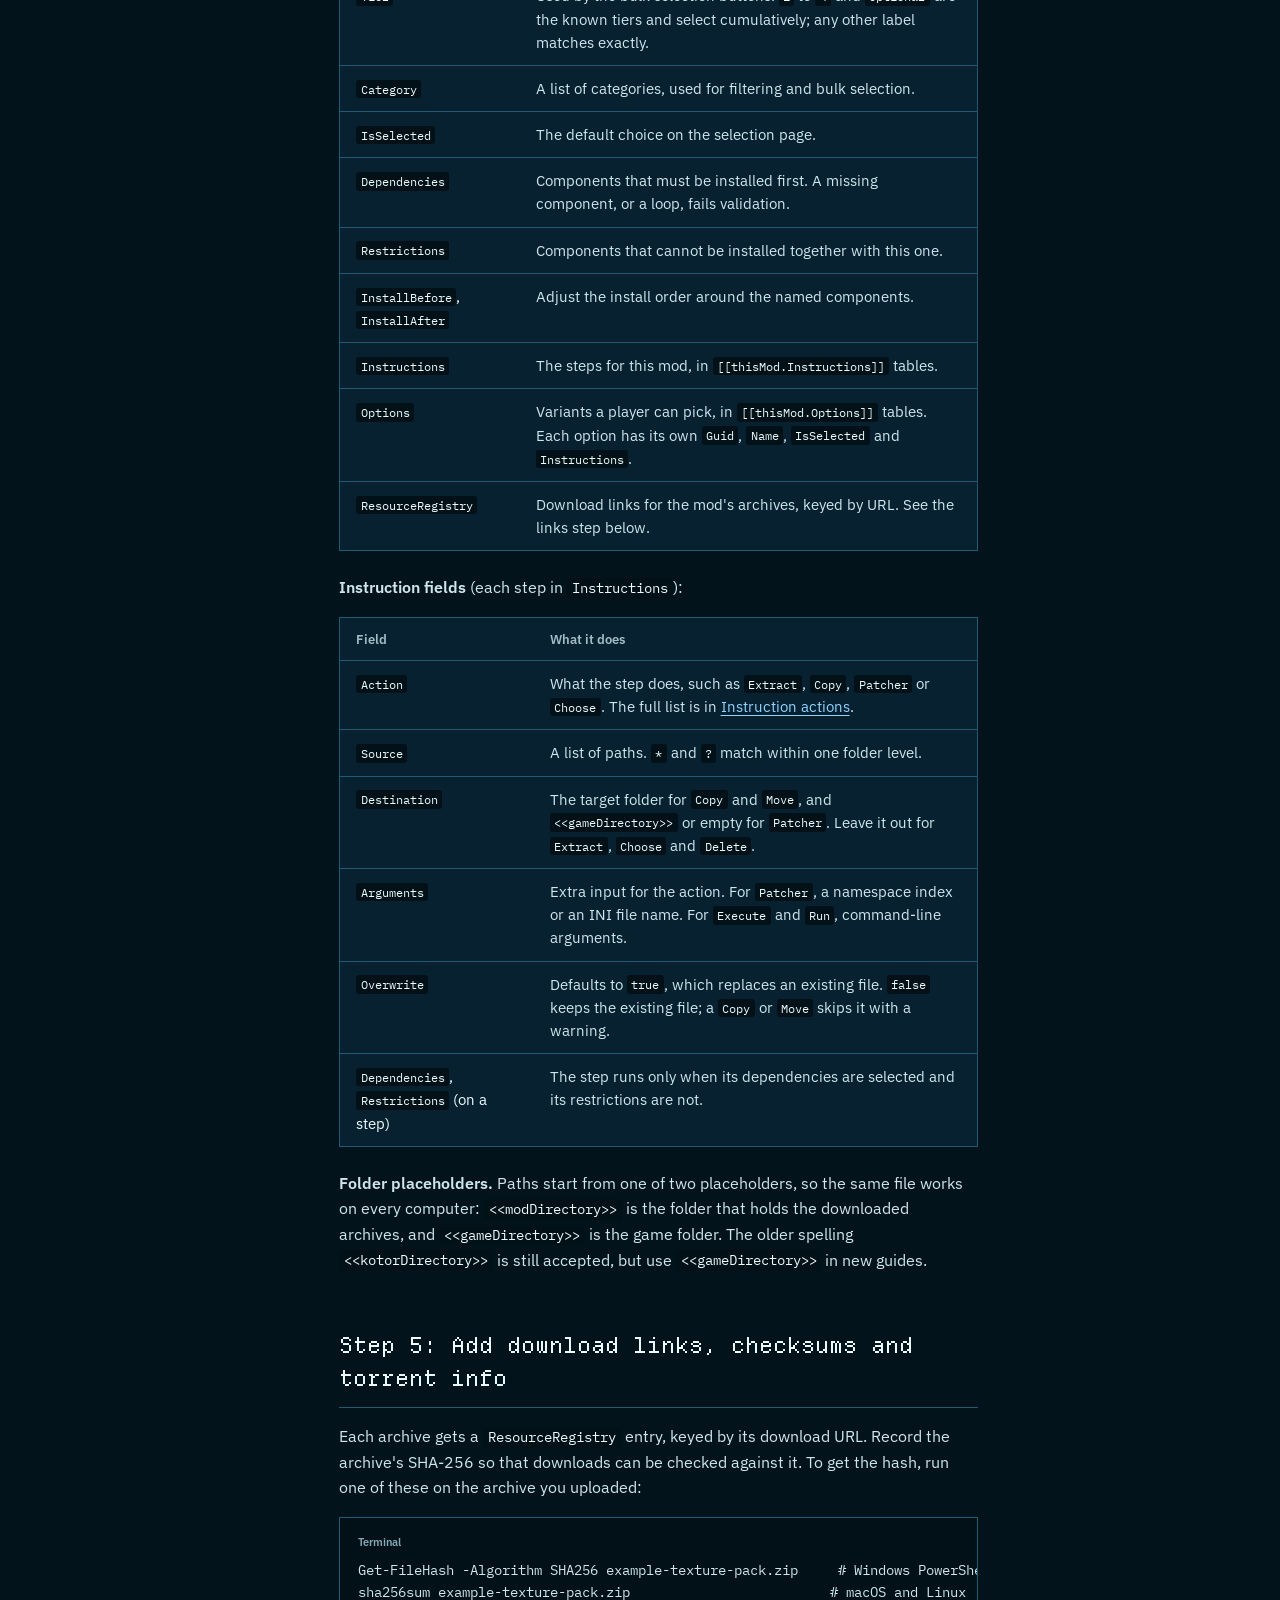
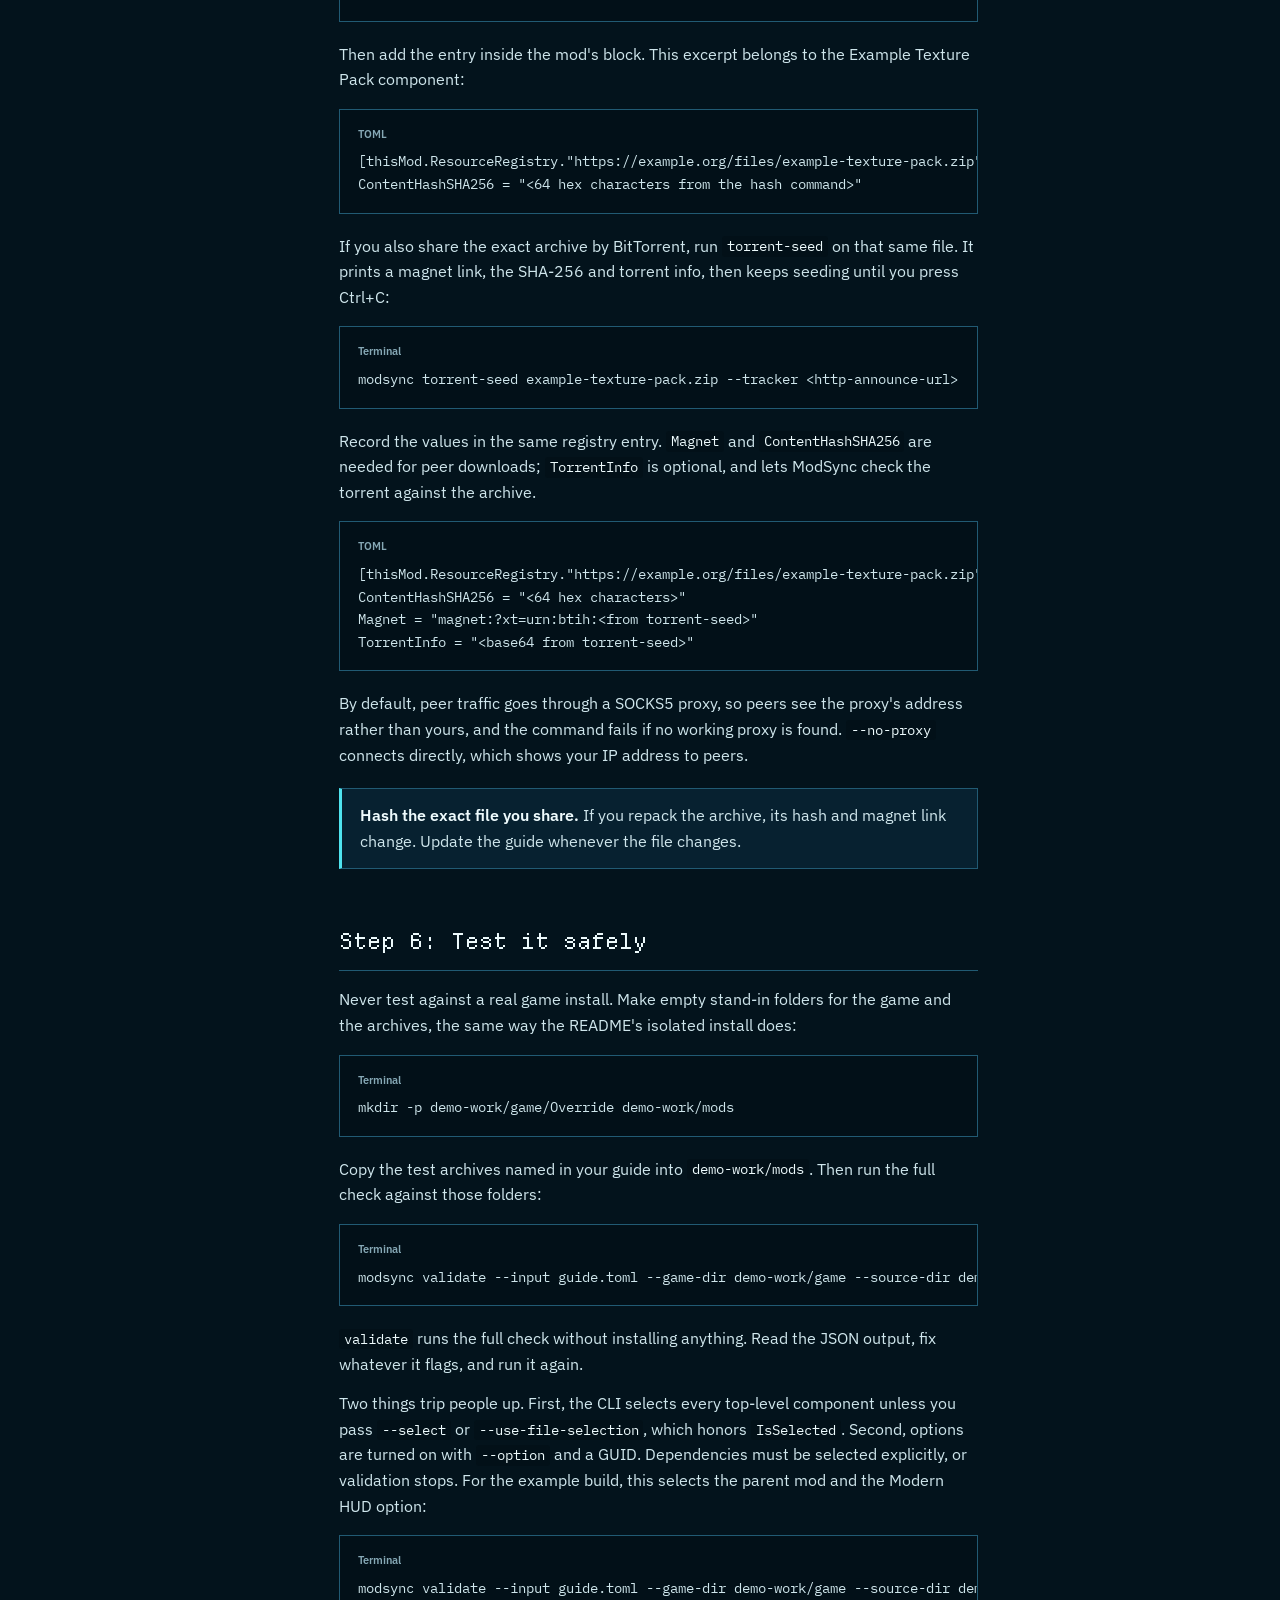
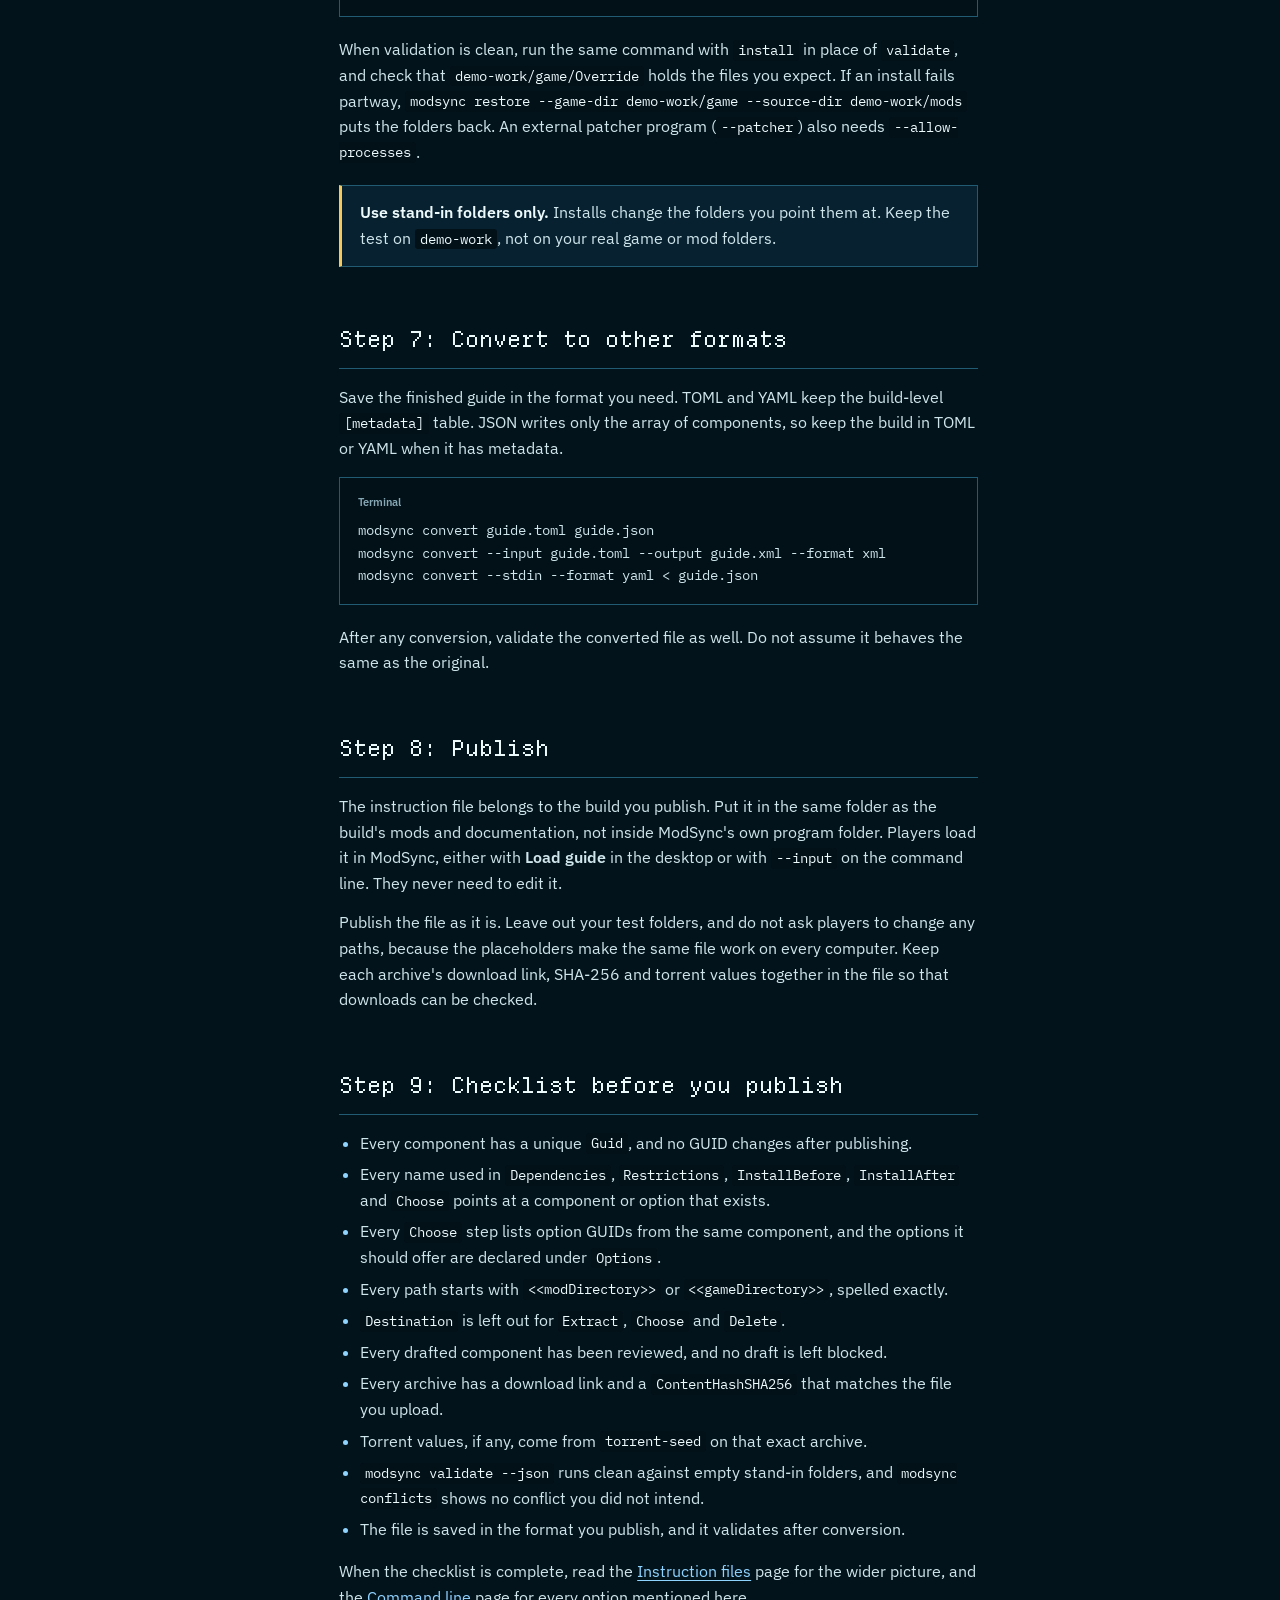
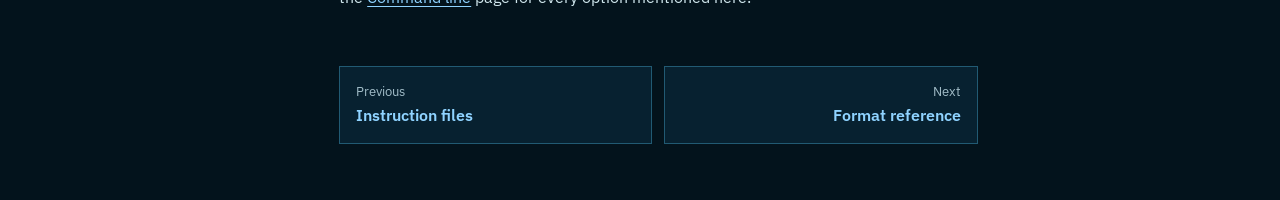
<file: site/walkthrough-authoring.html>
<!doctype html>
<html lang="en">
<head>
<meta charset="utf-8" />
<meta name="viewport" content="width=device-width, initial-scale=1" />
<title>Walkthrough: writing a guide - ModSync | Kolto Labs</title>
<meta name="description" content="A step-by-step walkthrough for guide authors: plan a build, draft or write an instruction file, add download links and checksums, test it safely and publish it." />
<meta name="theme-color" content="#03131c" />
<link rel="icon" href="assets/modsync.svg" type="image/svg+xml" />
<link rel="preload" href="assets/fonts/departure-mono.woff2" as="font" type="font/woff2" crossorigin />
<script src="assets/theme-init.js"></script>
<link rel="stylesheet" href="assets/site.css" />
<link rel="stylesheet" href="assets/classic.css" />
<script src="assets/site.js" defer></script>
</head>
<body>
<a class="skip" href="#content">Skip to content</a>
<div class="docs">
<aside class="docs-side">
  <a class="lab-link" href="https://koltolabs.bodecloud.workers.dev/"><img src="assets/kolto-labs.svg" alt="" width="22" height="22" />Kolto Labs</a>
  <div class="docs-side-top">
    <a class="docs-brand" href="./" aria-label="ModSync home"><img class="logo" data-project-logo src="assets/modsync.svg" alt="" width="22" height="22" />ModSync <span>docs</span></a>
    <button class="icon-btn" type="button" data-theme-toggle aria-pressed="false" aria-label="Switch appearance">
      <svg class="moon" viewBox="0 0 24 24" fill="none" stroke="currentColor" stroke-width="1.6" stroke-linecap="round" stroke-linejoin="round" aria-hidden="true"><path d="M12 3a9 9 0 1 0 9 9 7 7 0 0 1-9-9z"/></svg>
      <svg class="sun" viewBox="0 0 24 24" fill="none" stroke="currentColor" stroke-width="1.6" stroke-linecap="round" aria-hidden="true"><circle cx="12" cy="12" r="4"/><path d="M12 2v2M12 20v2M4.9 4.9l1.4 1.4M17.7 17.7l1.4 1.4M2 12h2M20 12h2M4.9 19.1l1.4-1.4M17.7 6.3l1.4-1.4"/></svg>
    </button>
      <button class="icon-btn" type="button" data-site-style-toggle aria-pressed="false" aria-label="Theme: Kolto Labs. Switch to Classic theme" title="Theme: Kolto Labs. Switch to Classic theme">
        <svg viewBox="0 0 24 24" fill="none" stroke="currentColor" stroke-width="1.6" stroke-linecap="round" stroke-linejoin="round" aria-hidden="true"><path d="M12 3a9 9 0 1 0 0 18h1.4a2 2 0 0 0 1.4-3.4l-.2-.2a1.5 1.5 0 0 1 1.1-2.6H18a3 3 0 0 0 3-3A9 9 0 0 0 12 3Z"/><circle cx="7.5" cy="10" r=".75" fill="currentColor"/><circle cx="11" cy="7" r=".75" fill="currentColor"/><circle cx="16" cy="8" r=".75" fill="currentColor"/></svg>
      </button>
    <button id="docs-menu" class="icon-btn docs-menu" type="button" aria-label="Show the list of pages" aria-expanded="false" aria-controls="docs-nav">
      <svg viewBox="0 0 24 24" fill="none" stroke="currentColor" stroke-width="1.6" stroke-linecap="round" aria-hidden="true"><path d="M4 7h16M4 12h16M4 17h16"/></svg>
    </button>
  </div>
  <nav id="docs-nav" class="docs-nav" aria-label="Documentation">
    <div class="docs-quick">
      <a href="./"><svg viewBox="0 0 24 24" fill="none" stroke="currentColor" stroke-width="1.6" stroke-linecap="round" stroke-linejoin="round" aria-hidden="true"><path d="M3 11 12 4l9 7"/><path d="M5 10v10h14V10"/></svg>Home</a>
      <a data-repo="/releases" href="https://github.com/kolto-labs/ModSync.rs/releases"><svg viewBox="0 0 24 24" fill="none" stroke="currentColor" stroke-width="1.6" stroke-linecap="round" stroke-linejoin="round" aria-hidden="true"><path d="M12 4v12M6 11l6 6 6-6M4 20h16"/></svg>Download</a>
      <a data-repo="" href="https://github.com/kolto-labs/ModSync.rs"><svg viewBox="0 0 24 24" fill="none" stroke="currentColor" stroke-width="1.6" stroke-linecap="round" stroke-linejoin="round" aria-hidden="true"><path d="m8 7-5 5 5 5M16 7l5 5-5 5"/></svg>Source on GitHub</a>
      <a data-repo="/issues" href="https://github.com/kolto-labs/ModSync.rs/issues"><svg viewBox="0 0 24 24" fill="none" stroke="currentColor" stroke-width="1.6" stroke-linecap="round" stroke-linejoin="round" aria-hidden="true"><circle cx="12" cy="12" r="9"/><path d="M12 7v6M12 16.5v.5"/></svg>Report a problem</a>
    </div>
    <h2>For players</h2><a href="getting-started.html">Getting started</a><a href="desktop.html">Desktop app</a><a href="walkthrough-install.html">Walkthrough: your first build</a><a href="safety.html">Safety and recovery</a><a href="troubleshooting.html">Troubleshooting</a><a href="faq.html">FAQ</a><h2>For guide authors</h2><a href="instruction-files.html">Instruction files</a><a href="walkthrough-authoring.html" aria-current="page">Walkthrough: writing a guide</a><a href="format-reference.html">Format reference</a><a href="cli.html">Command line</a><a href="cli-reference.html">CLI reference</a><h2>For developers</h2><a href="api.html">Library API</a><h2>Project</h2><a href="status.html">Features and roadmap</a>
  </nav>
</aside>
<div class="docs-main">
<main class="docs-article" id="content">
<p class="crumb"><a href="./">ModSync</a><span>/</span>For guide authors<span>/</span><strong>Walkthrough: writing a guide</strong></p>
<h1>Walkthrough: writing your first <span class="classic-serif">guide</span></h1>
<p class="lead">This walkthrough takes you from an empty folder to a tested instruction file. It follows a small build of three made-up mods, so each step has something concrete to look at. The mod names, archive names and links in the examples are invented: copy the shape, not the names.</p>

<section id="plan">
<h2>Step 1: Plan your build</h2>
<p>Before you write anything, decide four things for each mod.</p>
<ul>
<li><strong>Order.</strong> <code>Dependencies</code> names components that must be installed first. <code>InstallBefore</code> and <code>InstallAfter</code> adjust the install order further. When two mods write the same game file, order decides which one wins, so check it. <code>modsync conflicts</code> lists every game file that more than one component writes, in install order.</li>
<li><strong>Choices.</strong> An option is a variant chosen inside one mod, such as two HUD styles. A separate mod is its own component with its own <code>Guid</code> and its own selection.</li>
<li><strong>Where the archive comes from.</strong> Note the download page and the file name for each archive. Some hosts, such as Nexus, DeadlyStream and MEGA, are browser workflows for players. The guide links to them; ModSync does not download from them.</li>
<li><strong>Which page owns what.</strong> The guide holds the structure: names, IDs, install steps, dependencies and links. The mod's own page holds its long write-up, screenshots and update history. Keep <code>Description</code> short, and use <code>Directions</code> for install notes that players see while that mod installs.</li>
</ul>
</section>

<section id="markdown">
<h2>Step 2: Start from a Markdown guide</h2>
<p>If your build exists as a prose guide, a Markdown file that says install this, then copy that, ModSync can draft the instructions for you. Start with the draft command:</p>
<pre class="code" data-lang="Terminal" tabindex="0"><code>modsync convert guide.md draft.json --parse-directions</code></pre>
<p>The output is a JSON guide. Every component the drafter could read gets generated instructions, and every draft is flagged for review. Drafts are never trusted automatically, and installation stays blocked until each one has been reviewed.</p>
<p>Components that have no instructions at all can also be inferred from archives you have already downloaded. This proposes extraction, file moves, folder choices and patcher steps, and prints a report for each component. Run it on a guide file that already lists the components:</p>
<pre class="code" data-lang="Terminal" tabindex="0"><code>modsync convert guide.toml generated.toml --auto-generate-local --source-path /path/to/mods</code></pre>
<div class="note warn"><p><strong>A draft is a starting point.</strong> A generated draft is not proof that the prose was understood correctly. Check every generated action and path, then validate the guide before anyone installs it.</p></div>
</section>

<section id="review">
<h2>Step 3: Review drafts</h2>
<p>Go through each drafted component. When you have checked its actions, mark it reviewed and write the result to a new file:</p>
<pre class="code" data-lang="Terminal" tabindex="0"><code>modsync convert draft.json reviewed.toml --review-draft example-texture-pack</code></pre>
<p>Repeat <code>--review-draft</code> for each component you have checked. A component that still has unparsed gaps or conditional drafts is not cleared by review; fix those steps by hand first.</p>
<p>If the archives are already downloaded, you can clear review in bulk for drafts that a fresh replay of the archive reproduces exactly. This needs <code>--source-path</code> pointing at the folder that holds the archives:</p>
<pre class="code" data-lang="Terminal" tabindex="0"><code>modsync convert draft.json reviewed.toml --source-path /path/to/mods --review-verified-drafts</code></pre>
<p>Only exact matches are cleared, and each cleared draft records a <code>Verification</code> receipt. The command prints a <code>cleared</code> and <code>skipped</code> count on stderr. Everything it skips stays for manual review.</p>
</section>

<section id="toml">
<h2>Step 4: Or write TOML by hand</h2>
<p>Writing TOML directly gives you the most control. The example below is a complete instruction file for three made-up mods:</p>
<ul>
<li><strong>Example Texture Pack</strong> extracts a ZIP and copies its loose textures into <code>Override</code>.</li>
<li><strong>Example Patcher Mod</strong> extracts a ZIP and runs its TSLPatcher-style installer.</li>
<li><strong>Example HUD Options</strong> has a <code>Choose</code> step that applies whichever HUD style the player picks.</li>
</ul>
<pre class="code" data-lang="TOML" tabindex="0"><code>[metadata]
title = "Example build (made-up mods)"

# Example mod 1: a texture pack shipped as a ZIP
[[thisMod]]
Guid = "example-texture-pack"
Name = "Example Texture Pack"
Author = "Example Author"
Description = "Made-up example. Copies three textures into Override."
Tier = "1"
Category = ["Textures"]
IsSelected = true

[[thisMod.Instructions]]
Action = "Extract"
Source = ["&lt;&lt;modDirectory&gt;&gt;/example-texture-pack.zip"]

[[thisMod.Instructions]]
Action = "Copy"
Source = ["&lt;&lt;modDirectory&gt;&gt;/example-texture-pack/*.tga"]
Destination = "&lt;&lt;gameDirectory&gt;&gt;/Override"

# Example mod 2: a TSLPatcher-style patcher, installed after the texture pack
[[thisMod]]
Guid = "example-patcher-mod"
Name = "Example Patcher Mod"
Author = "Example Author"
Description = "Made-up example. Edits game files with a patcher."
Tier = "2"
Category = ["Gameplay"]
IsSelected = true
InstallAfter = ["example-texture-pack"]

[[thisMod.Instructions]]
Action = "Extract"
Source = ["&lt;&lt;modDirectory&gt;&gt;/example-patcher-mod.zip"]

[[thisMod.Instructions]]
Action = "Patcher"
Source = ["&lt;&lt;modDirectory&gt;&gt;/example-patcher-mod/example-installer.exe"]
Destination = "&lt;&lt;gameDirectory&gt;&gt;"

# Example mod 3: an optional mod where the player picks one of two options
[[thisMod]]
Guid = "example-hud-options"
Name = "Example HUD Options"
Author = "Example Author"
Description = "Made-up example. The player picks one HUD style."
Tier = "Optional"
Category = ["Interface"]
IsSelected = false
Dependencies = ["example-patcher-mod"]

[[thisMod.Instructions]]
Action = "Extract"
Source = ["&lt;&lt;modDirectory&gt;&gt;/example-hud-options.zip"]

[[thisMod.Instructions]]
Action = "Choose"
Source = ["example-hud-classic", "example-hud-modern"]

[[thisMod.Options]]
Guid = "example-hud-classic"
Name = "Classic HUD"
IsSelected = true

[[thisMod.Options.Instructions]]
Action = "Copy"
Source = ["&lt;&lt;modDirectory&gt;&gt;/example-hud-options/classic/*.tga"]
Destination = "&lt;&lt;gameDirectory&gt;&gt;/Override"

[[thisMod.Options]]
Guid = "example-hud-modern"
Name = "Modern HUD"
IsSelected = false

[[thisMod.Options.Instructions]]
Action = "Copy"
Source = ["&lt;&lt;modDirectory&gt;&gt;/example-hud-options/modern/*.tga"]
Destination = "&lt;&lt;gameDirectory&gt;&gt;/Override"</code></pre>
<p>Extracting an archive creates a folder named after it, next to the archive. That is why the Copy and Patcher steps point into <code>example-texture-pack/</code> and <code>example-patcher-mod/</code>. Instructions run in the order they are written.</p>

<p><strong>Component fields</strong> (each one is a key inside a <code>[[thisMod]]</code> table):</p>
<div class="table"><table>
<thead><tr><th>Field</th><th>What it does</th></tr></thead>
<tbody>
<tr><td><code>Guid</code></td><td>The unique ID. Dependencies, restrictions, install order and <code>Choose</code> steps refer to it, so keep it stable.</td></tr>
<tr><td><code>Name</code>, <code>Author</code>, <code>Description</code></td><td>What players see on the selection page.</td></tr>
<tr><td><code>Directions</code></td><td>Install notes for that mod, shown while it installs.</td></tr>
<tr><td><code>Tier</code></td><td>Used by the bulk selection buttons. <code>1</code> to <code>4</code> and <code>Optional</code> are the known tiers and select cumulatively; any other label matches exactly.</td></tr>
<tr><td><code>Category</code></td><td>A list of categories, used for filtering and bulk selection.</td></tr>
<tr><td><code>IsSelected</code></td><td>The default choice on the selection page.</td></tr>
<tr><td><code>Dependencies</code></td><td>Components that must be installed first. A missing component, or a loop, fails validation.</td></tr>
<tr><td><code>Restrictions</code></td><td>Components that cannot be installed together with this one.</td></tr>
<tr><td><code>InstallBefore</code>, <code>InstallAfter</code></td><td>Adjust the install order around the named components.</td></tr>
<tr><td><code>Instructions</code></td><td>The steps for this mod, in <code>[[thisMod.Instructions]]</code> tables.</td></tr>
<tr><td><code>Options</code></td><td>Variants a player can pick, in <code>[[thisMod.Options]]</code> tables. Each option has its own <code>Guid</code>, <code>Name</code>, <code>IsSelected</code> and <code>Instructions</code>.</td></tr>
<tr><td><code>ResourceRegistry</code></td><td>Download links for the mod's archives, keyed by URL. See the links step below.</td></tr>
</tbody></table></div>

<p><strong>Instruction fields</strong> (each step in <code>Instructions</code>):</p>
<div class="table"><table>
<thead><tr><th>Field</th><th>What it does</th></tr></thead>
<tbody>
<tr><td><code>Action</code></td><td>What the step does, such as <code>Extract</code>, <code>Copy</code>, <code>Patcher</code> or <code>Choose</code>. The full list is in <a href="instruction-files.html#actions">Instruction actions</a>.</td></tr>
<tr><td><code>Source</code></td><td>A list of paths. <code>*</code> and <code>?</code> match within one folder level.</td></tr>
<tr><td><code>Destination</code></td><td>The target folder for <code>Copy</code> and <code>Move</code>, and <code>&lt;&lt;gameDirectory&gt;&gt;</code> or empty for <code>Patcher</code>. Leave it out for <code>Extract</code>, <code>Choose</code> and <code>Delete</code>.</td></tr>
<tr><td><code>Arguments</code></td><td>Extra input for the action. For <code>Patcher</code>, a namespace index or an INI file name. For <code>Execute</code> and <code>Run</code>, command-line arguments.</td></tr>
<tr><td><code>Overwrite</code></td><td>Defaults to <code>true</code>, which replaces an existing file. <code>false</code> keeps the existing file; a <code>Copy</code> or <code>Move</code> skips it with a warning.</td></tr>
<tr><td><code>Dependencies</code>, <code>Restrictions</code> (on a step)</td><td>The step runs only when its dependencies are selected and its restrictions are not.</td></tr>
</tbody></table></div>

<p><strong>Folder placeholders.</strong> Paths start from one of two placeholders, so the same file works on every computer: <code>&lt;&lt;modDirectory&gt;&gt;</code> is the folder that holds the downloaded archives, and <code>&lt;&lt;gameDirectory&gt;&gt;</code> is the game folder. The older spelling <code>&lt;&lt;kotorDirectory&gt;&gt;</code> is still accepted, but use <code>&lt;&lt;gameDirectory&gt;&gt;</code> in new guides.</p>
</section>

<section id="links">
<h2>Step 5: Add download links, checksums and torrent info</h2>
<p>Each archive gets a <code>ResourceRegistry</code> entry, keyed by its download URL. Record the archive's SHA-256 so that downloads can be checked against it. To get the hash, run one of these on the archive you uploaded:</p>
<pre class="code" data-lang="Terminal" tabindex="0"><code>Get-FileHash -Algorithm SHA256 example-texture-pack.zip     # Windows PowerShell
sha256sum example-texture-pack.zip                         # macOS and Linux</code></pre>
<p>Then add the entry inside the mod's block. This excerpt belongs to the Example Texture Pack component:</p>
<pre class="code" data-lang="TOML" tabindex="0"><code>[thisMod.ResourceRegistry."https://example.org/files/example-texture-pack.zip"]
ContentHashSHA256 = "&lt;64 hex characters from the hash command&gt;"</code></pre>
<p>If you also share the exact archive by BitTorrent, run <code>torrent-seed</code> on that same file. It prints a magnet link, the SHA-256 and torrent info, then keeps seeding until you press Ctrl+C:</p>
<pre class="code" data-lang="Terminal" tabindex="0"><code>modsync torrent-seed example-texture-pack.zip --tracker &lt;http-announce-url&gt;</code></pre>
<p>Record the values in the same registry entry. <code>Magnet</code> and <code>ContentHashSHA256</code> are needed for peer downloads; <code>TorrentInfo</code> is optional, and lets ModSync check the torrent against the archive.</p>
<pre class="code" data-lang="TOML" tabindex="0"><code>[thisMod.ResourceRegistry."https://example.org/files/example-texture-pack.zip"]
ContentHashSHA256 = "&lt;64 hex characters&gt;"
Magnet = "magnet:?xt=urn:btih:&lt;from torrent-seed&gt;"
TorrentInfo = "&lt;base64 from torrent-seed&gt;"</code></pre>
<p>By default, peer traffic goes through a SOCKS5 proxy, so peers see the proxy's address rather than yours, and the command fails if no working proxy is found. <code>--no-proxy</code> connects directly, which shows your IP address to peers.</p>
<div class="note"><p><strong>Hash the exact file you share.</strong> If you repack the archive, its hash and magnet link change. Update the guide whenever the file changes.</p></div>
</section>

<section id="test">
<h2>Step 6: Test it safely</h2>
<p>Never test against a real game install. Make empty stand-in folders for the game and the archives, the same way the README's isolated install does:</p>
<pre class="code" data-lang="Terminal" tabindex="0"><code>mkdir -p demo-work/game/Override demo-work/mods</code></pre>
<p>Copy the test archives named in your guide into <code>demo-work/mods</code>. Then run the full check against those folders:</p>
<pre class="code" data-lang="Terminal" tabindex="0"><code>modsync validate --input guide.toml --game-dir demo-work/game --source-dir demo-work/mods --json</code></pre>
<p><code>validate</code> runs the full check without installing anything. Read the JSON output, fix whatever it flags, and run it again.</p>
<p>Two things trip people up. First, the CLI selects every top-level component unless you pass <code>--select</code> or <code>--use-file-selection</code>, which honors <code>IsSelected</code>. Second, options are turned on with <code>--option</code> and a GUID. Dependencies must be selected explicitly, or validation stops. For the example build, this selects the parent mod and the Modern HUD option:</p>
<pre class="code" data-lang="Terminal" tabindex="0"><code>modsync validate --input guide.toml --game-dir demo-work/game --source-dir demo-work/mods --select example-texture-pack example-patcher-mod example-hud-options --option example-hud-modern --json</code></pre>
<p>When validation is clean, run the same command with <code>install</code> in place of <code>validate</code>, and check that <code>demo-work/game/Override</code> holds the files you expect. If an install fails partway, <code>modsync restore --game-dir demo-work/game --source-dir demo-work/mods</code> puts the folders back. An external patcher program (<code>--patcher</code>) also needs <code>--allow-processes</code>.</p>
<div class="note warn"><p><strong>Use stand-in folders only.</strong> Installs change the folders you point them at. Keep the test on <code>demo-work</code>, not on your real game or mod folders.</p></div>
</section>

<section id="convert">
<h2>Step 7: Convert to other formats</h2>
<p>Save the finished guide in the format you need. TOML and YAML keep the build-level <code>[metadata]</code> table. JSON writes only the array of components, so keep the build in TOML or YAML when it has metadata.</p>
<pre class="code" data-lang="Terminal" tabindex="0"><code>modsync convert guide.toml guide.json
modsync convert --input guide.toml --output guide.xml --format xml
modsync convert --stdin --format yaml &lt; guide.json</code></pre>
<p>After any conversion, validate the converted file as well. Do not assume it behaves the same as the original.</p>
</section>

<section id="publish">
<h2>Step 8: Publish</h2>
<p>The instruction file belongs to the build you publish. Put it in the same folder as the build's mods and documentation, not inside ModSync's own program folder. Players load it in ModSync, either with <strong>Load guide</strong> in the desktop or with <code>--input</code> on the command line. They never need to edit it.</p>
<p>Publish the file as it is. Leave out your test folders, and do not ask players to change any paths, because the placeholders make the same file work on every computer. Keep each archive's download link, SHA-256 and torrent values together in the file so that downloads can be checked.</p>
</section>

<section id="checklist">
<h2>Step 9: Checklist before you publish</h2>
<ul>
<li>Every component has a unique <code>Guid</code>, and no GUID changes after publishing.</li>
<li>Every name used in <code>Dependencies</code>, <code>Restrictions</code>, <code>InstallBefore</code>, <code>InstallAfter</code> and <code>Choose</code> points at a component or option that exists.</li>
<li>Every <code>Choose</code> step lists option GUIDs from the same component, and the options it should offer are declared under <code>Options</code>.</li>
<li>Every path starts with <code>&lt;&lt;modDirectory&gt;&gt;</code> or <code>&lt;&lt;gameDirectory&gt;&gt;</code>, spelled exactly.</li>
<li><code>Destination</code> is left out for <code>Extract</code>, <code>Choose</code> and <code>Delete</code>.</li>
<li>Every drafted component has been reviewed, and no draft is left blocked.</li>
<li>Every archive has a download link and a <code>ContentHashSHA256</code> that matches the file you upload.</li>
<li>Torrent values, if any, come from <code>torrent-seed</code> on that exact archive.</li>
<li><code>modsync validate --json</code> runs clean against empty stand-in folders, and <code>modsync conflicts</code> shows no conflict you did not intend.</li>
<li>The file is saved in the format you publish, and it validates after conversion.</li>
</ul>
<p>When the checklist is complete, read the <a href="instruction-files.html">Instruction files</a> page for the wider picture, and the <a href="cli.html">Command line</a> page for every option mentioned here.</p>
</section>

<nav class="pager" aria-label="Previous and next page"><a class="prev" href="instruction-files.html"><small>Previous</small>Instruction files</a><a class="next" href="format-reference.html"><small>Next</small>Format reference</a></nav>
</main>
<nav class="docs-outline" aria-label="On this page"><h2>On this page</h2><a href="#plan">Step 1: Plan your build</a><a href="#markdown">Step 2: Start from a Markdown guide</a><a href="#review">Step 3: Review drafts</a><a href="#toml">Step 4: Or write TOML by hand</a><a href="#links">Step 5: Add download links and checksums</a><a href="#test">Step 6: Test it safely</a><a href="#convert">Step 7: Convert to other formats</a><a href="#publish">Step 8: Publish</a><a href="#checklist">Step 9: Checklist before you publish</a></nav>
<footer class="docs-foot"><span>ModSync / <a href="https://koltolabs.bodecloud.workers.dev/">Kolto Labs</a>. Built for the KotOR modding community.</span><span><a data-repo="/issues" href="https://github.com/kolto-labs/ModSync.rs/issues">Report a problem</a></span></footer>
</div>
</div>
</body>
</html>
</file>
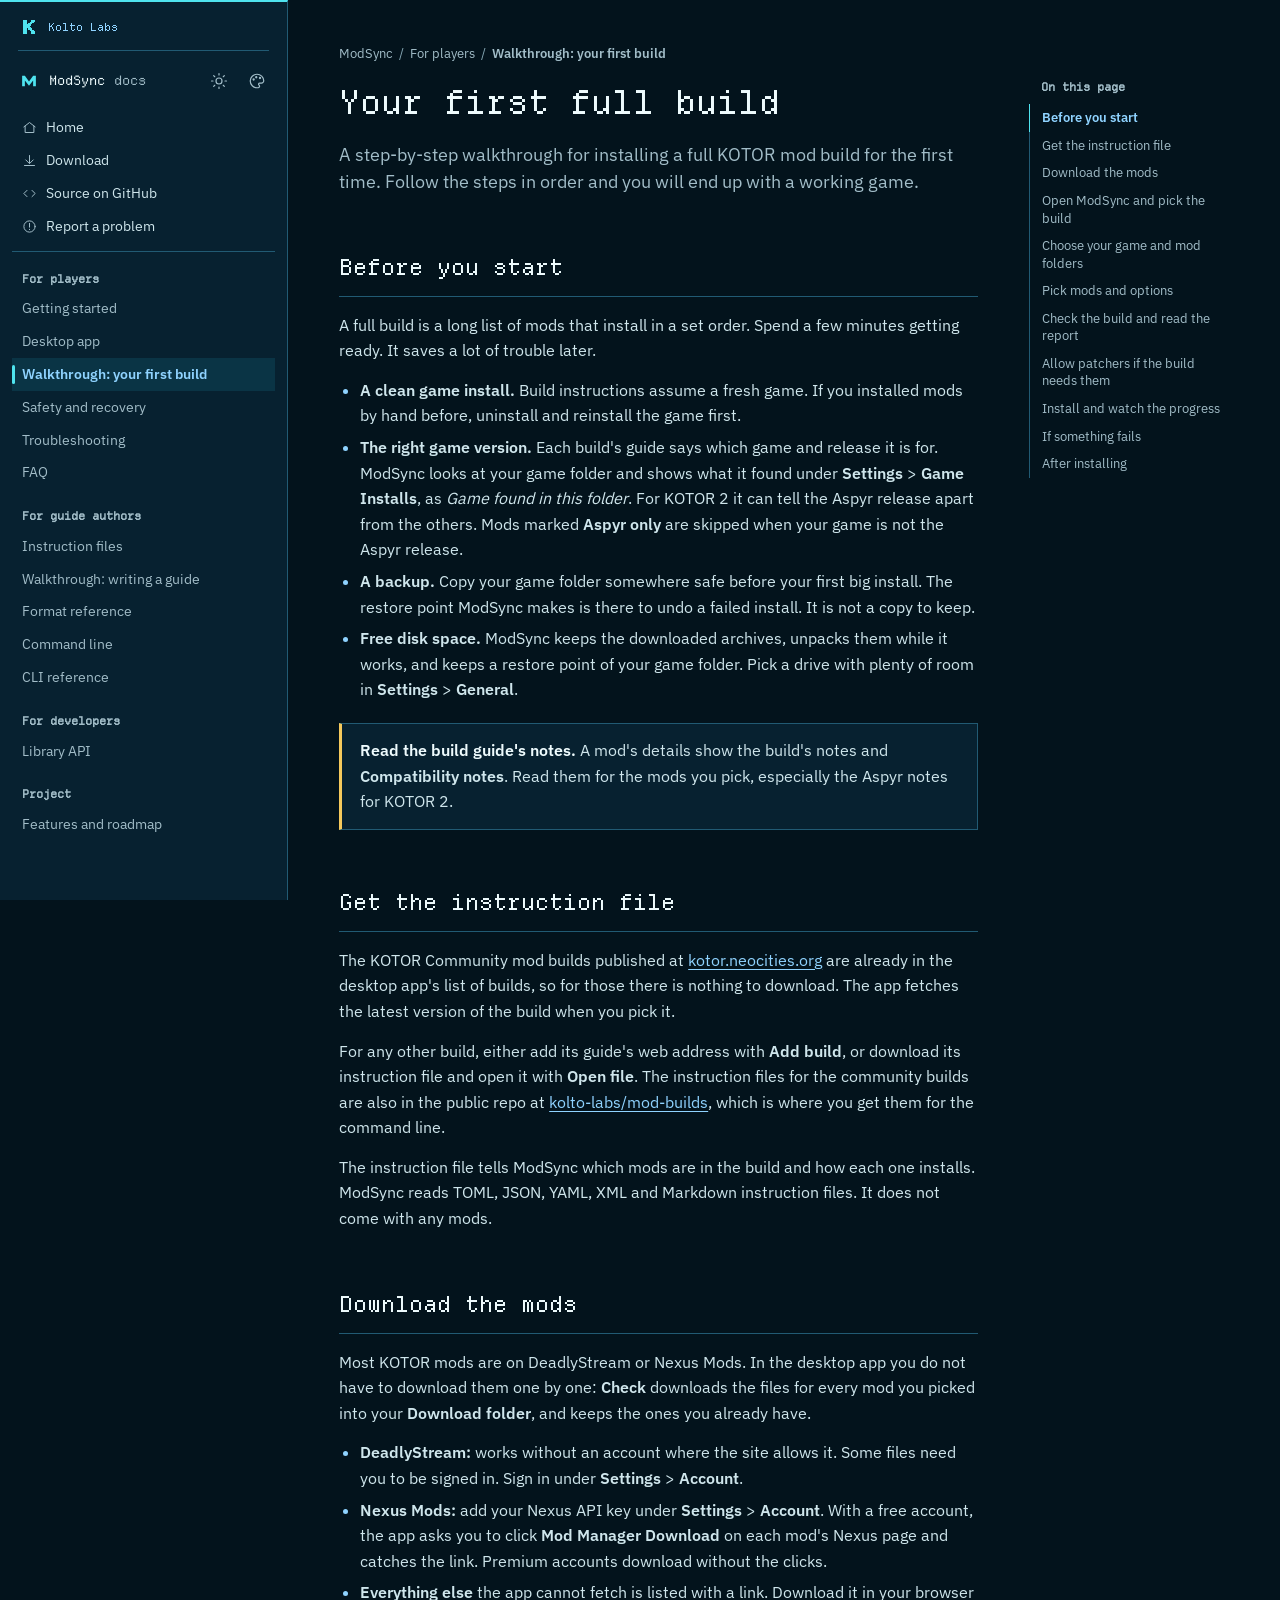
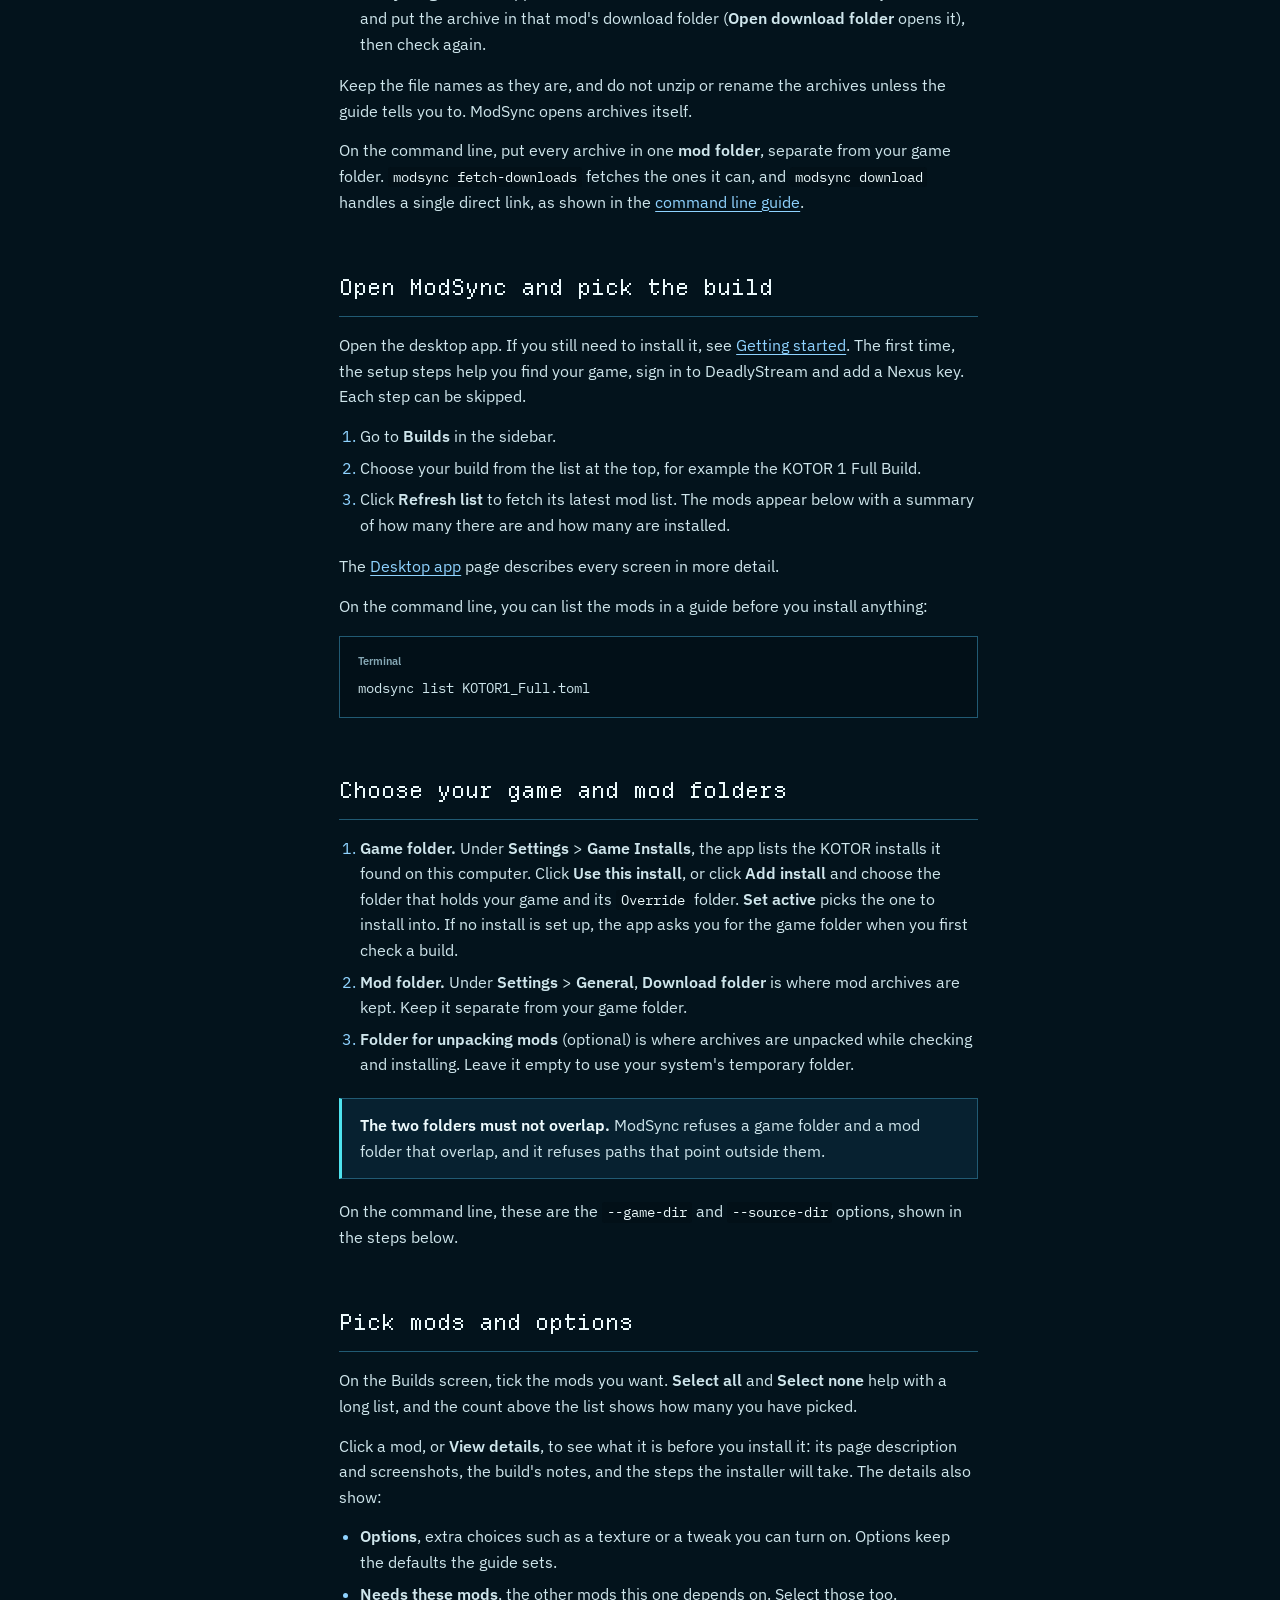
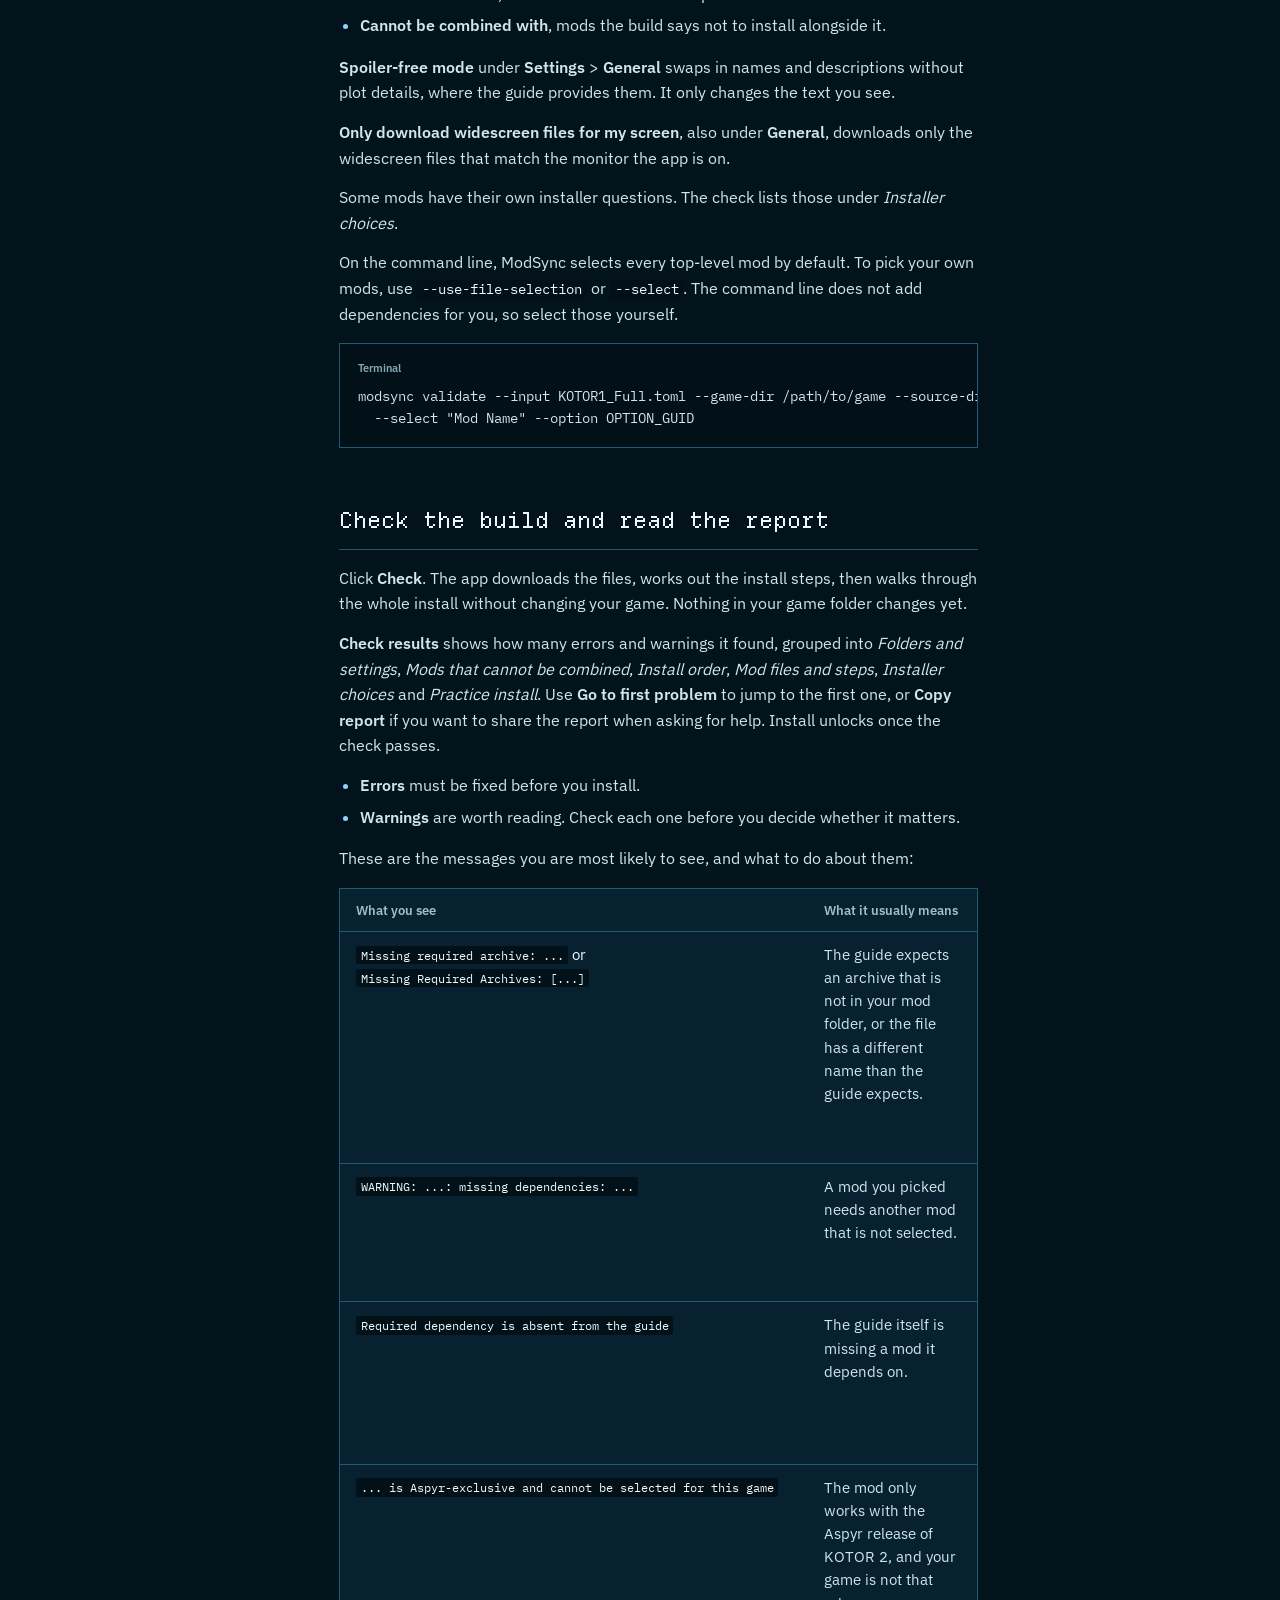
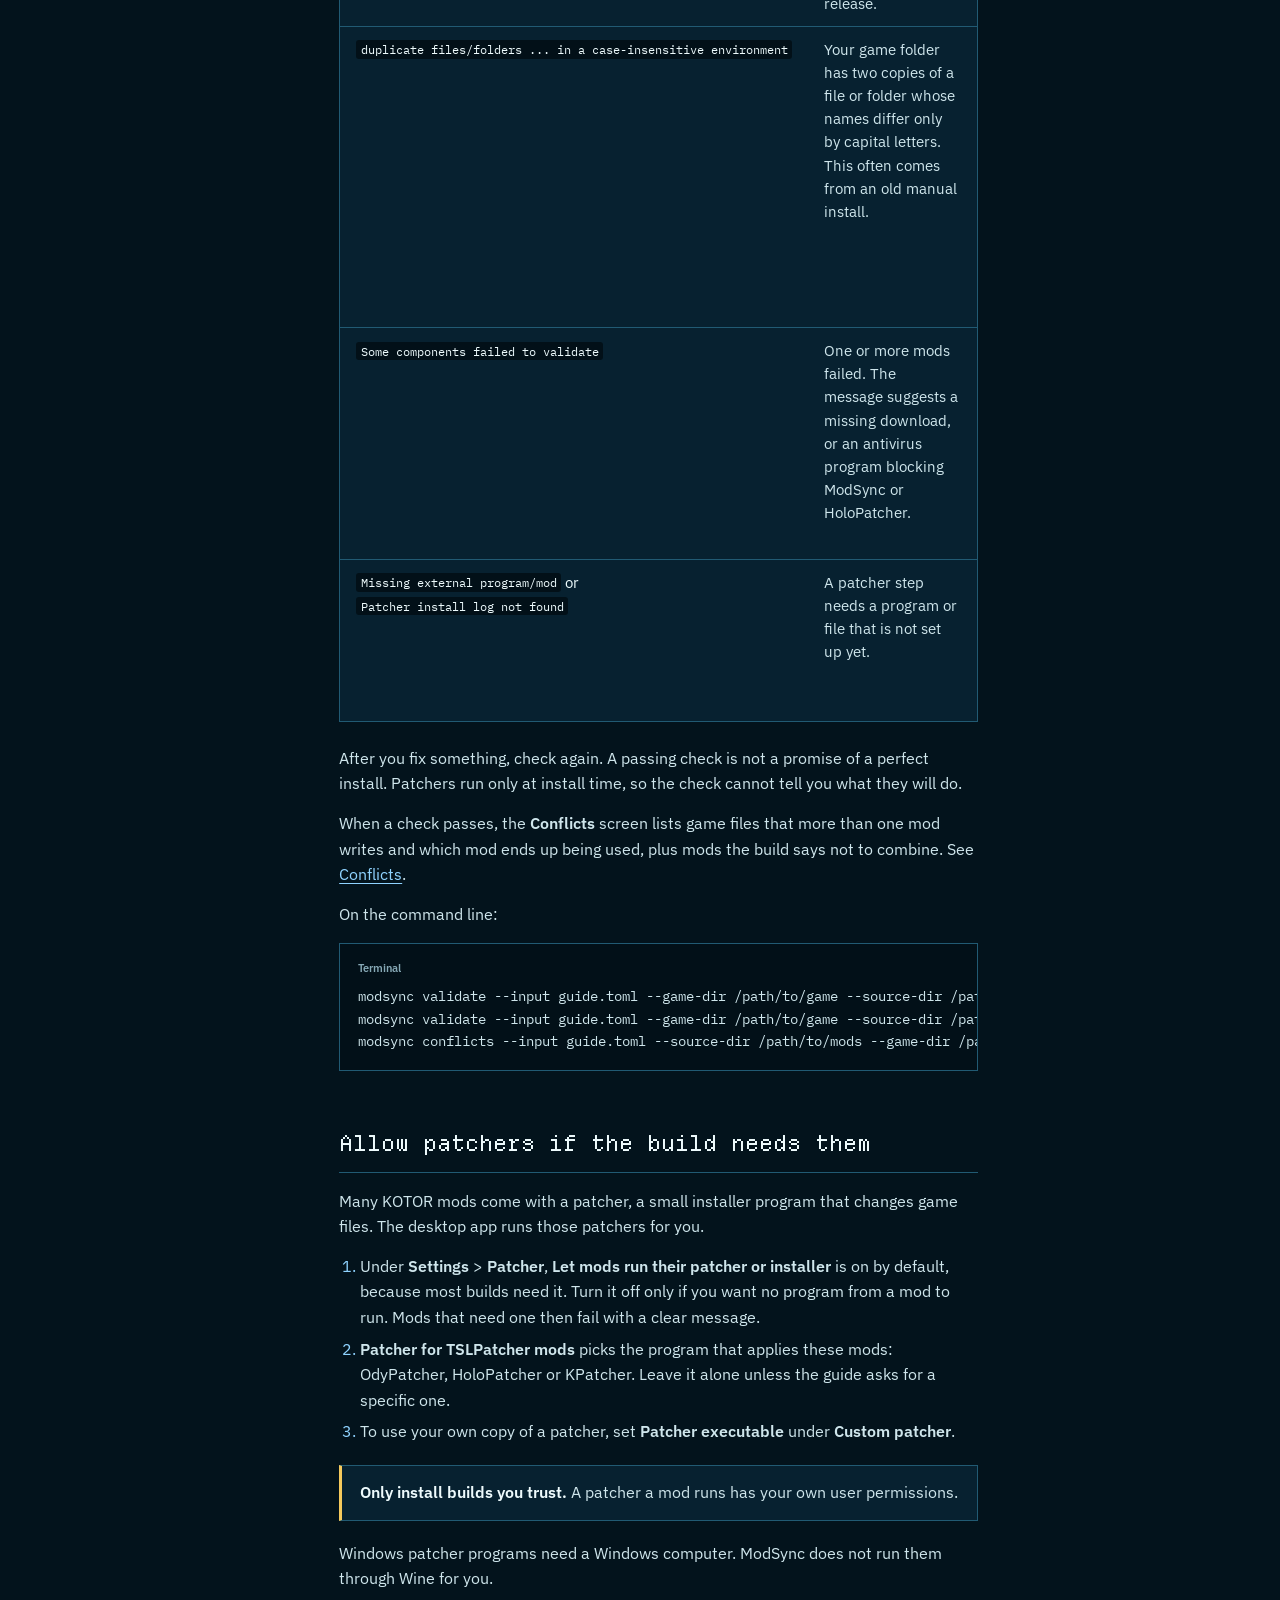
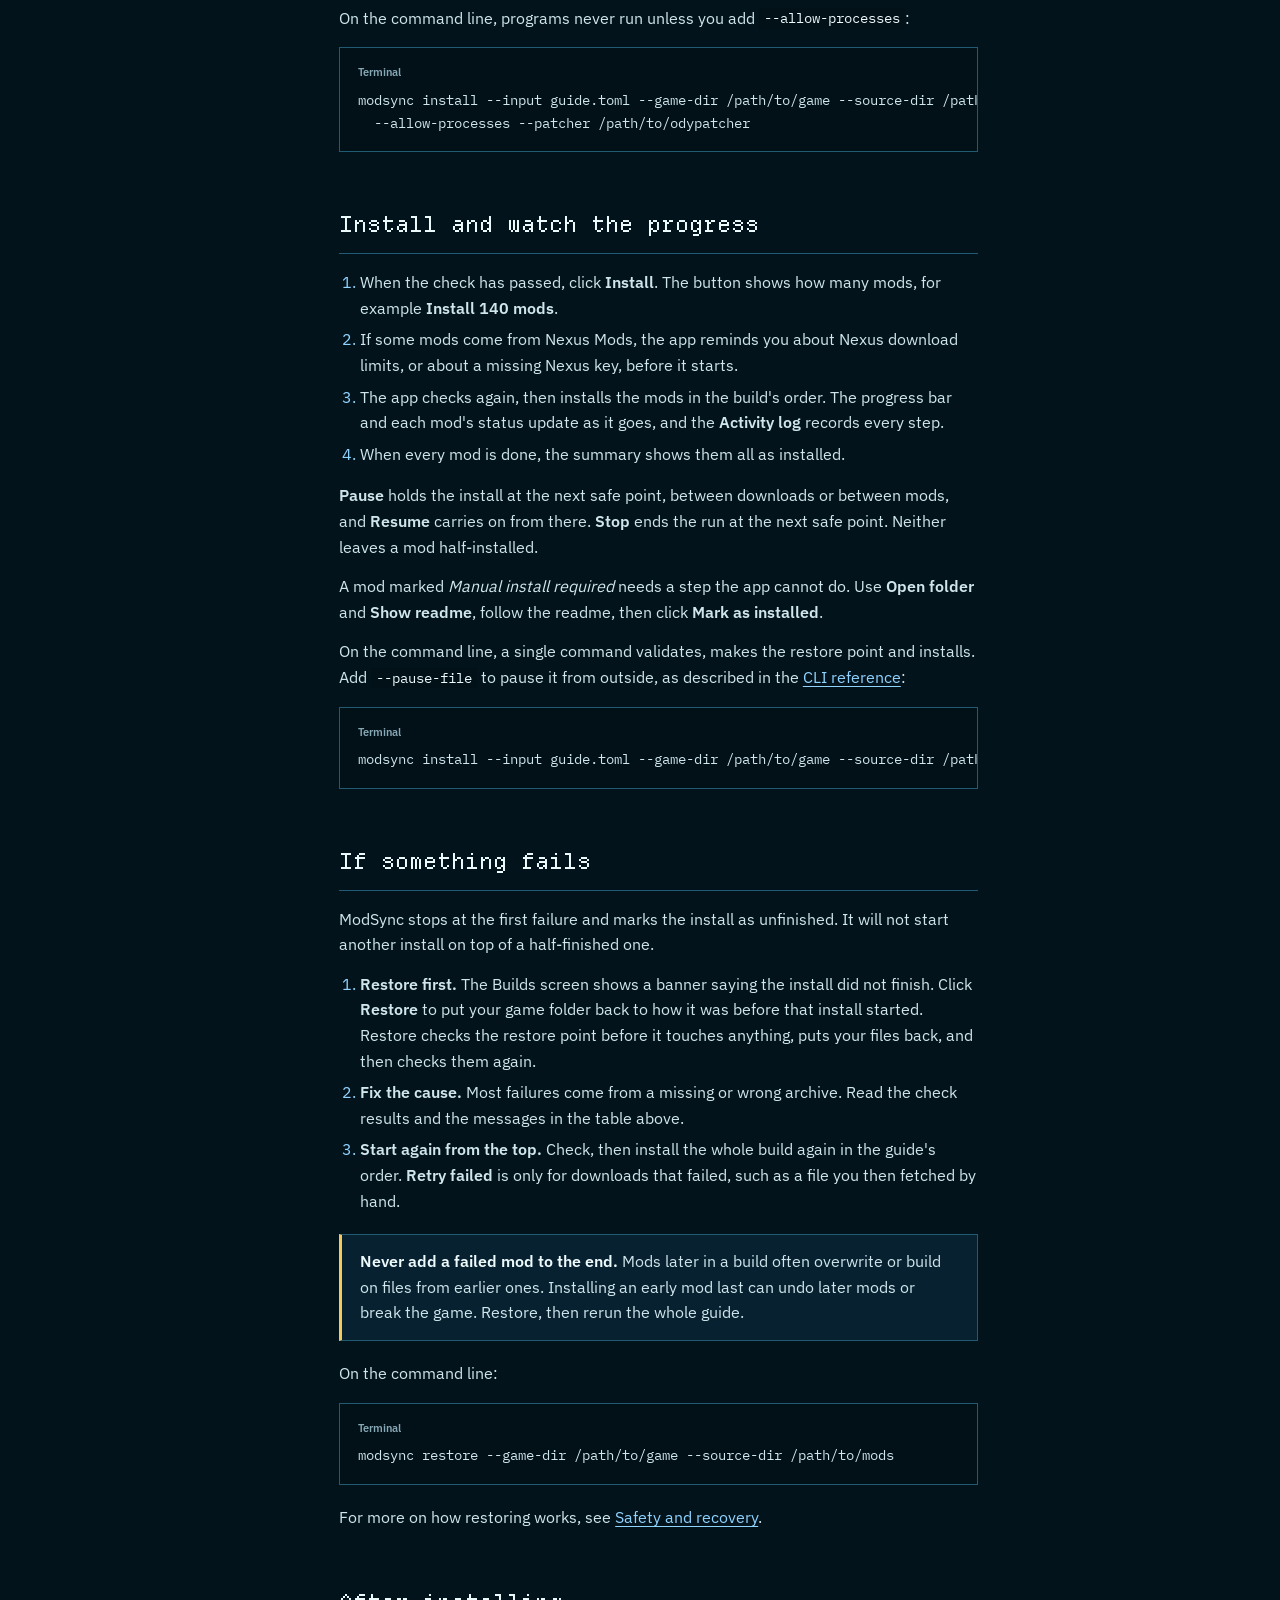
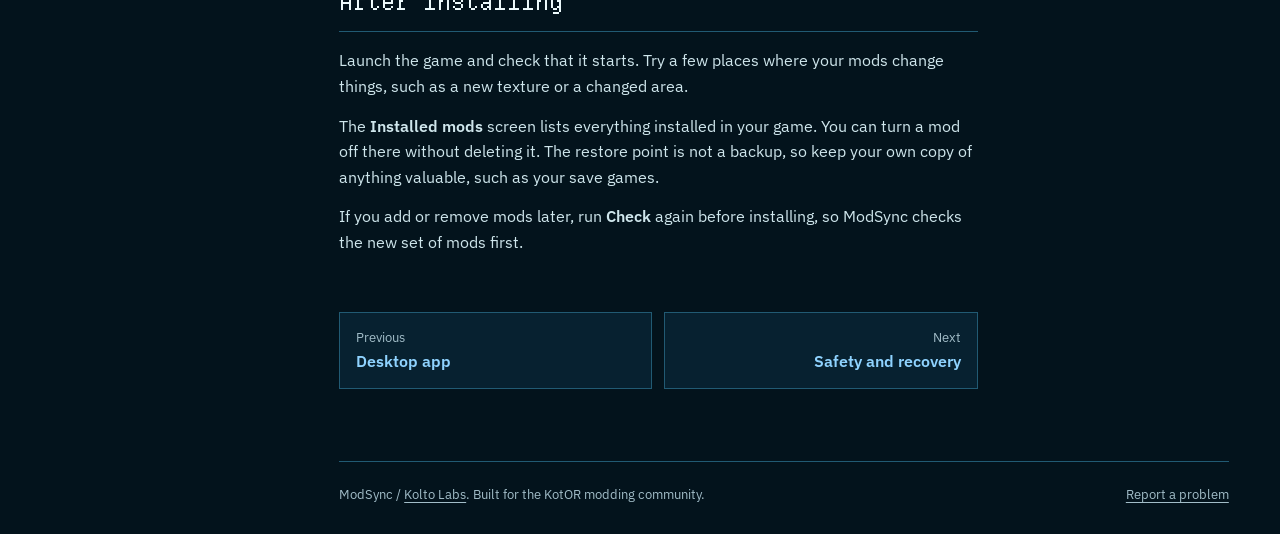
<file: site/walkthrough-install.html>
<!doctype html>
<html lang="en">
<head>
<meta charset="utf-8" />
<meta name="viewport" content="width=device-width, initial-scale=1" />
<title>Walkthrough: your first build - ModSync | Kolto Labs</title>
<meta name="description" content="A step-by-step walkthrough for installing a full KOTOR mod build for the first time with ModSync, from preparing your folders to finishing the install." />
<meta name="theme-color" content="#03131c" />
<link rel="icon" href="assets/modsync.svg" type="image/svg+xml" />
<link rel="preload" href="assets/fonts/departure-mono.woff2" as="font" type="font/woff2" crossorigin />
<script src="assets/theme-init.js"></script>
<link rel="stylesheet" href="assets/site.css" />
<link rel="stylesheet" href="assets/classic.css" />
<script src="assets/site.js" defer></script>
</head>
<body>
<a class="skip" href="#content">Skip to content</a>
<div class="docs">
<aside class="docs-side">
  <a class="lab-link" href="https://koltolabs.bodecloud.workers.dev/"><img src="assets/kolto-labs.svg" alt="" width="22" height="22" />Kolto Labs</a>
  <div class="docs-side-top">
    <a class="docs-brand" href="./" aria-label="ModSync home"><img class="logo" data-project-logo src="assets/modsync.svg" alt="" width="22" height="22" />ModSync <span>docs</span></a>
    <button class="icon-btn" type="button" data-theme-toggle aria-pressed="false" aria-label="Switch appearance">
      <svg class="moon" viewBox="0 0 24 24" fill="none" stroke="currentColor" stroke-width="1.6" stroke-linecap="round" stroke-linejoin="round" aria-hidden="true"><path d="M12 3a9 9 0 1 0 9 9 7 7 0 0 1-9-9z"/></svg>
      <svg class="sun" viewBox="0 0 24 24" fill="none" stroke="currentColor" stroke-width="1.6" stroke-linecap="round" aria-hidden="true"><circle cx="12" cy="12" r="4"/><path d="M12 2v2M12 20v2M4.9 4.9l1.4 1.4M17.7 17.7l1.4 1.4M2 12h2M20 12h2M4.9 19.1l1.4-1.4M17.7 6.3l1.4-1.4"/></svg>
    </button>
      <button class="icon-btn" type="button" data-site-style-toggle aria-pressed="false" aria-label="Theme: Kolto Labs. Switch to Classic theme" title="Theme: Kolto Labs. Switch to Classic theme">
        <svg viewBox="0 0 24 24" fill="none" stroke="currentColor" stroke-width="1.6" stroke-linecap="round" stroke-linejoin="round" aria-hidden="true"><path d="M12 3a9 9 0 1 0 0 18h1.4a2 2 0 0 0 1.4-3.4l-.2-.2a1.5 1.5 0 0 1 1.1-2.6H18a3 3 0 0 0 3-3A9 9 0 0 0 12 3Z"/><circle cx="7.5" cy="10" r=".75" fill="currentColor"/><circle cx="11" cy="7" r=".75" fill="currentColor"/><circle cx="16" cy="8" r=".75" fill="currentColor"/></svg>
      </button>
    <button id="docs-menu" class="icon-btn docs-menu" type="button" aria-label="Show the list of pages" aria-expanded="false" aria-controls="docs-nav">
      <svg viewBox="0 0 24 24" fill="none" stroke="currentColor" stroke-width="1.6" stroke-linecap="round" aria-hidden="true"><path d="M4 7h16M4 12h16M4 17h16"/></svg>
    </button>
  </div>
  <nav id="docs-nav" class="docs-nav" aria-label="Documentation">
    <div class="docs-quick">
      <a href="./"><svg viewBox="0 0 24 24" fill="none" stroke="currentColor" stroke-width="1.6" stroke-linecap="round" stroke-linejoin="round" aria-hidden="true"><path d="M3 11 12 4l9 7"/><path d="M5 10v10h14V10"/></svg>Home</a>
      <a data-repo="/releases" href="https://github.com/kolto-labs/ModSync.rs/releases"><svg viewBox="0 0 24 24" fill="none" stroke="currentColor" stroke-width="1.6" stroke-linecap="round" stroke-linejoin="round" aria-hidden="true"><path d="M12 4v12M6 11l6 6 6-6M4 20h16"/></svg>Download</a>
      <a data-repo="" href="https://github.com/kolto-labs/ModSync.rs"><svg viewBox="0 0 24 24" fill="none" stroke="currentColor" stroke-width="1.6" stroke-linecap="round" stroke-linejoin="round" aria-hidden="true"><path d="m8 7-5 5 5 5M16 7l5 5-5 5"/></svg>Source on GitHub</a>
      <a data-repo="/issues" href="https://github.com/kolto-labs/ModSync.rs/issues"><svg viewBox="0 0 24 24" fill="none" stroke="currentColor" stroke-width="1.6" stroke-linecap="round" stroke-linejoin="round" aria-hidden="true"><circle cx="12" cy="12" r="9"/><path d="M12 7v6M12 16.5v.5"/></svg>Report a problem</a>
    </div>
    <h2>For players</h2><a href="getting-started.html">Getting started</a><a href="desktop.html">Desktop app</a><a href="walkthrough-install.html" aria-current="page">Walkthrough: your first build</a><a href="safety.html">Safety and recovery</a><a href="troubleshooting.html">Troubleshooting</a><a href="faq.html">FAQ</a><h2>For guide authors</h2><a href="instruction-files.html">Instruction files</a><a href="walkthrough-authoring.html">Walkthrough: writing a guide</a><a href="format-reference.html">Format reference</a><a href="cli.html">Command line</a><a href="cli-reference.html">CLI reference</a><h2>For developers</h2><a href="api.html">Library API</a><h2>Project</h2><a href="status.html">Features and roadmap</a>
  </nav>
</aside>
<div class="docs-main">
<main class="docs-article" id="content">
<p class="crumb"><a href="./">ModSync</a><span>/</span>For players<span>/</span><strong>Walkthrough: your first build</strong></p>
<h1>Your first full <span class="classic-serif">build</span></h1>
<p class="lead">A step-by-step walkthrough for installing a full KOTOR mod build for the first time. Follow the steps in order and you will end up with a working game.</p>

<section id="before">
<h2>Before you start</h2>
<p>A full build is a long list of mods that install in a set order. Spend a few minutes getting ready. It saves a lot of trouble later.</p>
<ul>
<li><strong>A clean game install.</strong> Build instructions assume a fresh game. If you installed mods by hand before, uninstall and reinstall the game first.</li>
<li><strong>The right game version.</strong> Each build's guide says which game and release it is for. ModSync looks at your game folder and shows what it found under <strong>Settings</strong> &gt; <strong>Game Installs</strong>, as <em>Game found in this folder</em>. For KOTOR 2 it can tell the Aspyr release apart from the others. Mods marked <strong>Aspyr only</strong> are skipped when your game is not the Aspyr release.</li>
<li><strong>A backup.</strong> Copy your game folder somewhere safe before your first big install. The restore point ModSync makes is there to undo a failed install. It is not a copy to keep.</li>
<li><strong>Free disk space.</strong> ModSync keeps the downloaded archives, unpacks them while it works, and keeps a restore point of your game folder. Pick a drive with plenty of room in <strong>Settings</strong> &gt; <strong>General</strong>.</li>
</ul>
<div class="note warn"><p><strong>Read the build guide's notes.</strong> A mod's details show the build's notes and <strong>Compatibility notes</strong>. Read them for the mods you pick, especially the Aspyr notes for KOTOR 2.</p></div>
</section>

<section id="instructions">
<h2>Get the instruction file</h2>
<p>The KOTOR Community mod builds published at <a href="https://kotor.neocities.org/modding/mod_builds/">kotor.neocities.org</a> are already in the desktop app's list of builds, so for those there is nothing to download. The app fetches the latest version of the build when you pick it.</p>
<p>For any other build, either add its guide's web address with <strong>Add build</strong>, or download its instruction file and open it with <strong>Open file</strong>. The instruction files for the community builds are also in the public repo at <a href="https://github.com/kolto-labs/mod-builds">kolto-labs/mod-builds</a>, which is where you get them for the command line.</p>
<p>The instruction file tells ModSync which mods are in the build and how each one installs. ModSync reads TOML, JSON, YAML, XML and Markdown instruction files. It does not come with any mods.</p>
</section>

<section id="downloads">
<h2>Download the mods</h2>
<p>Most KOTOR mods are on DeadlyStream or Nexus Mods. In the desktop app you do not have to download them one by one: <strong>Check</strong> downloads the files for every mod you picked into your <strong>Download folder</strong>, and keeps the ones you already have.</p>
<ul>
<li><strong>DeadlyStream:</strong> works without an account where the site allows it. Some files need you to be signed in. Sign in under <strong>Settings</strong> &gt; <strong>Account</strong>.</li>
<li><strong>Nexus Mods:</strong> add your Nexus API key under <strong>Settings</strong> &gt; <strong>Account</strong>. With a free account, the app asks you to click <strong>Mod Manager Download</strong> on each mod's Nexus page and catches the link. Premium accounts download without the clicks.</li>
<li><strong>Everything else</strong> the app cannot fetch is listed with a link. Download it in your browser and put the archive in that mod's download folder (<strong>Open download folder</strong> opens it), then check again.</li>
</ul>
<p>Keep the file names as they are, and do not unzip or rename the archives unless the guide tells you to. ModSync opens archives itself.</p>
<p>On the command line, put every archive in one <strong>mod folder</strong>, separate from your game folder. <code>modsync fetch-downloads</code> fetches the ones it can, and <code>modsync download</code> handles a single direct link, as shown in the <a href="cli.html">command line guide</a>.</p>
</section>

<section id="load">
<h2>Open ModSync and pick the build</h2>
<p>Open the desktop app. If you still need to install it, see <a href="getting-started.html">Getting started</a>. The first time, the setup steps help you find your game, sign in to DeadlyStream and add a Nexus key. Each step can be skipped.</p>
<ol>
<li>Go to <strong>Builds</strong> in the sidebar.</li>
<li>Choose your build from the list at the top, for example the KOTOR 1 Full Build.</li>
<li>Click <strong>Refresh list</strong> to fetch its latest mod list. The mods appear below with a summary of how many there are and how many are installed.</li>
</ol>
<p>The <a href="desktop.html">Desktop app</a> page describes every screen in more detail.</p>
<p>On the command line, you can list the mods in a guide before you install anything:</p>
<pre class="code" data-lang="Terminal" tabindex="0"><code>modsync list KOTOR1_Full.toml</code></pre>
</section>

<section id="folders">
<h2>Choose your game and mod folders</h2>
<ol>
<li><strong>Game folder.</strong> Under <strong>Settings</strong> &gt; <strong>Game Installs</strong>, the app lists the KOTOR installs it found on this computer. Click <strong>Use this install</strong>, or click <strong>Add install</strong> and choose the folder that holds your game and its <code>Override</code> folder. <strong>Set active</strong> picks the one to install into. If no install is set up, the app asks you for the game folder when you first check a build.</li>
<li><strong>Mod folder.</strong> Under <strong>Settings</strong> &gt; <strong>General</strong>, <strong>Download folder</strong> is where mod archives are kept. Keep it separate from your game folder.</li>
<li><strong>Folder for unpacking mods</strong> (optional) is where archives are unpacked while checking and installing. Leave it empty to use your system's temporary folder.</li>
</ol>
<div class="note"><p><strong>The two folders must not overlap.</strong> ModSync refuses a game folder and a mod folder that overlap, and it refuses paths that point outside them.</p></div>
<p>On the command line, these are the <code>--game-dir</code> and <code>--source-dir</code> options, shown in the steps below.</p>
</section>

<section id="choose">
<h2>Pick mods and options</h2>
<p>On the Builds screen, tick the mods you want. <strong>Select all</strong> and <strong>Select none</strong> help with a long list, and the count above the list shows how many you have picked.</p>
<p>Click a mod, or <strong>View details</strong>, to see what it is before you install it: its page description and screenshots, the build's notes, and the steps the installer will take. The details also show:</p>
<ul>
<li><strong>Options</strong>, extra choices such as a texture or a tweak you can turn on. Options keep the defaults the guide sets.</li>
<li><strong>Needs these mods</strong>, the other mods this one depends on. Select those too.</li>
<li><strong>Cannot be combined with</strong>, mods the build says not to install alongside it.</li>
</ul>
<p><strong>Spoiler-free mode</strong> under <strong>Settings</strong> &gt; <strong>General</strong> swaps in names and descriptions without plot details, where the guide provides them. It only changes the text you see.</p>
<p><strong>Only download widescreen files for my screen</strong>, also under <strong>General</strong>, downloads only the widescreen files that match the monitor the app is on.</p>
<p>Some mods have their own installer questions. The check lists those under <em>Installer choices</em>.</p>
<p>On the command line, ModSync selects every top-level mod by default. To pick your own mods, use <code>--use-file-selection</code> or <code>--select</code>. The command line does not add dependencies for you, so select those yourself.</p>
<pre class="code" data-lang="Terminal" tabindex="0"><code>modsync validate --input KOTOR1_Full.toml --game-dir /path/to/game --source-dir /path/to/mods \
  --select "Mod Name" --option OPTION_GUID</code></pre>
</section>

<section id="validate">
<h2>Check the build and read the report</h2>
<p>Click <strong>Check</strong>. The app downloads the files, works out the install steps, then walks through the whole install without changing your game. Nothing in your game folder changes yet.</p>
<p><strong>Check results</strong> shows how many errors and warnings it found, grouped into <em>Folders and settings</em>, <em>Mods that cannot be combined</em>, <em>Install order</em>, <em>Mod files and steps</em>, <em>Installer choices</em> and <em>Practice install</em>. Use <strong>Go to first problem</strong> to jump to the first one, or <strong>Copy report</strong> if you want to share the report when asking for help. Install unlocks once the check passes.</p>
<ul>
<li><strong>Errors</strong> must be fixed before you install.</li>
<li><strong>Warnings</strong> are worth reading. Check each one before you decide whether it matters.</li>
</ul>
<p>These are the messages you are most likely to see, and what to do about them:</p>
<div class="table"><table>
<thead><tr><th>What you see</th><th>What it usually means</th><th>What to do</th></tr></thead>
<tbody>
<tr><td><code>Missing required archive: ...</code> or <code>Missing Required Archives: [...]</code></td><td>The guide expects an archive that is not in your mod folder, or the file has a different name than the guide expects.</td><td>Download the missing archive into the mod folder, using the file name the guide shows. Then check again.</td></tr>
<tr><td><code>WARNING: ...: missing dependencies: ...</code></td><td>A mod you picked needs another mod that is not selected.</td><td>Select the mod it names, or deselect the mod that needs it.</td></tr>
<tr><td><code>Required dependency is absent from the guide</code></td><td>The guide itself is missing a mod it depends on.</td><td>Ask the build's author. Changing the guide yourself is not recommended.</td></tr>
<tr><td><code>... is Aspyr-exclusive and cannot be selected for this game</code></td><td>The mod only works with the Aspyr release of KOTOR 2, and your game is not that release.</td><td>Leave that mod off, or check that you have the right game version.</td></tr>
<tr><td><code>duplicate files/folders ... in a case-insensitive environment</code></td><td>Your game folder has two copies of a file or folder whose names differ only by capital letters. This often comes from an old manual install.</td><td>Check the output for the names listed. Keep a backup, then remove the extra copy. If you are unsure, ask the build's author before you continue.</td></tr>
<tr><td><code>Some components failed to validate</code></td><td>One or more mods failed. The message suggests a missing download, or an antivirus program blocking ModSync or HoloPatcher.</td><td>Read the lines under it. Fix the missing downloads first. If files are being blocked, allow ModSync in your antivirus.</td></tr>
<tr><td><code>Missing external program/mod</code> or <code>Patcher install log not found</code></td><td>A patcher step needs a program or file that is not set up yet.</td><td>Set up the patcher as described in <a href="#patchers">Allow patchers</a>, then check again.</td></tr>
</tbody>
</table></div>
<p>After you fix something, check again. A passing check is not a promise of a perfect install. Patchers run only at install time, so the check cannot tell you what they will do.</p>
<p>When a check passes, the <strong>Conflicts</strong> screen lists game files that more than one mod writes and which mod ends up being used, plus mods the build says not to combine. See <a href="desktop.html#conflicts">Conflicts</a>.</p>
<p>On the command line:</p>
<pre class="code" data-lang="Terminal" tabindex="0"><code>modsync validate --input guide.toml --game-dir /path/to/game --source-dir /path/to/mods
modsync validate --input guide.toml --game-dir /path/to/game --source-dir /path/to/mods --json
modsync conflicts --input guide.toml --source-dir /path/to/mods --game-dir /path/to/game</code></pre>
</section>

<section id="patchers">
<h2>Allow patchers if the build needs them</h2>
<p>Many KOTOR mods come with a patcher, a small installer program that changes game files. The desktop app runs those patchers for you.</p>
<ol>
<li>Under <strong>Settings</strong> &gt; <strong>Patcher</strong>, <strong>Let mods run their patcher or installer</strong> is on by default, because most builds need it. Turn it off only if you want no program from a mod to run. Mods that need one then fail with a clear message.</li>
<li><strong>Patcher for TSLPatcher mods</strong> picks the program that applies these mods: OdyPatcher, HoloPatcher or KPatcher. Leave it alone unless the guide asks for a specific one.</li>
<li>To use your own copy of a patcher, set <strong>Patcher executable</strong> under <strong>Custom patcher</strong>.</li>
</ol>
<div class="note warn"><p><strong>Only install builds you trust.</strong> A patcher a mod runs has your own user permissions.</p></div>
<p>Windows patcher programs need a Windows computer. ModSync does not run them through Wine for you.</p>
<p>On the command line, programs never run unless you add <code>--allow-processes</code>:</p>
<pre class="code" data-lang="Terminal" tabindex="0"><code>modsync install --input guide.toml --game-dir /path/to/game --source-dir /path/to/mods \
  --allow-processes --patcher /path/to/odypatcher</code></pre>
</section>

<section id="install">
<h2>Install and watch the progress</h2>
<ol>
<li>When the check has passed, click <strong>Install</strong>. The button shows how many mods, for example <strong>Install 140 mods</strong>.</li>
<li>If some mods come from Nexus Mods, the app reminds you about Nexus download limits, or about a missing Nexus key, before it starts.</li>
<li>The app checks again, then installs the mods in the build's order. The progress bar and each mod's status update as it goes, and the <strong>Activity log</strong> records every step.</li>
<li>When every mod is done, the summary shows them all as installed.</li>
</ol>
<p><strong>Pause</strong> holds the install at the next safe point, between downloads or between mods, and <strong>Resume</strong> carries on from there. <strong>Stop</strong> ends the run at the next safe point. Neither leaves a mod half-installed.</p>
<p>A mod marked <em>Manual install required</em> needs a step the app cannot do. Use <strong>Open folder</strong> and <strong>Show readme</strong>, follow the readme, then click <strong>Mark as installed</strong>.</p>
<p>On the command line, a single command validates, makes the restore point and installs. Add <code>--pause-file</code> to pause it from outside, as described in the <a href="cli-reference.html#validate-install-conflicts">CLI reference</a>:</p>
<pre class="code" data-lang="Terminal" tabindex="0"><code>modsync install --input guide.toml --game-dir /path/to/game --source-dir /path/to/mods</code></pre>
</section>

<section id="failed">
<h2>If something fails</h2>
<p>ModSync stops at the first failure and marks the install as unfinished. It will not start another install on top of a half-finished one.</p>
<ol>
<li><strong>Restore first.</strong> The Builds screen shows a banner saying the install did not finish. Click <strong>Restore</strong> to put your game folder back to how it was before that install started. Restore checks the restore point before it touches anything, puts your files back, and then checks them again.</li>
<li><strong>Fix the cause.</strong> Most failures come from a missing or wrong archive. Read the check results and the messages in the table above.</li>
<li><strong>Start again from the top.</strong> Check, then install the whole build again in the guide's order. <strong>Retry failed</strong> is only for downloads that failed, such as a file you then fetched by hand.</li>
</ol>
<div class="note warn"><p><strong>Never add a failed mod to the end.</strong> Mods later in a build often overwrite or build on files from earlier ones. Installing an early mod last can undo later mods or break the game. Restore, then rerun the whole guide.</p></div>
<p>On the command line:</p>
<pre class="code" data-lang="Terminal" tabindex="0"><code>modsync restore --game-dir /path/to/game --source-dir /path/to/mods</code></pre>
<p>For more on how restoring works, see <a href="safety.html">Safety and recovery</a>.</p>
</section>

<section id="after">
<h2>After installing</h2>
<p>Launch the game and check that it starts. Try a few places where your mods change things, such as a new texture or a changed area.</p>
<p>The <strong>Installed mods</strong> screen lists everything installed in your game. You can turn a mod off there without deleting it. The restore point is not a backup, so keep your own copy of anything valuable, such as your save games.</p>
<p>If you add or remove mods later, run <strong>Check</strong> again before installing, so ModSync checks the new set of mods first.</p>
</section>

<nav class="pager" aria-label="Previous and next page"><a class="prev" href="desktop.html"><small>Previous</small>Desktop app</a><a class="next" href="safety.html"><small>Next</small>Safety and recovery</a></nav>
</main>
<nav class="docs-outline" aria-label="On this page"><h2>On this page</h2><a href="#before">Before you start</a><a href="#instructions">Get the instruction file</a><a href="#downloads">Download the mods</a><a href="#load">Open ModSync and pick the build</a><a href="#folders">Choose your game and mod folders</a><a href="#choose">Pick mods and options</a><a href="#validate">Check the build and read the report</a><a href="#patchers">Allow patchers if the build needs them</a><a href="#install">Install and watch the progress</a><a href="#failed">If something fails</a><a href="#after">After installing</a></nav>
<footer class="docs-foot"><span>ModSync / <a href="https://koltolabs.bodecloud.workers.dev/">Kolto Labs</a>. Built for the KotOR modding community.</span><span><a data-repo="/issues" href="https://github.com/kolto-labs/ModSync.rs/issues">Report a problem</a></span></footer>
</div>
</div>
</body>
</html>
</file>
<file: site/assets/site.css>
/* Kolto Labs identity: Departure Mono headings, IBM Plex reading text,
   deep-blue instrument panels and cyan/gold controls. Fonts are served locally;
   licenses and provenance are in assets/fonts/. */
@font-face {
  font-family: 'Departure Mono'; src: url('fonts/departure-mono.woff2') format('woff2');
  font-weight: 400; font-style: normal; font-display: swap;
}
@font-face {
  font-family: 'IBM Plex Sans'; src: url('fonts/ibm-plex-sans-regular.woff2') format('woff2');
  font-weight: 400; font-style: normal; font-display: swap;
}
@font-face {
  font-family: 'IBM Plex Sans'; src: url('fonts/ibm-plex-sans-semibold.woff2') format('woff2');
  font-weight: 600; font-style: normal; font-display: swap;
}
@font-face {
  font-family: 'IBM Plex Mono'; src: url('fonts/ibm-plex-mono.woff2') format('woff2');
  font-weight: 400; font-style: normal; font-display: swap;
}

/* Dark by default, with an explicit light reading mode. */
:root {
  --font-ui: 'IBM Plex Sans', system-ui, -apple-system, 'Segoe UI', sans-serif;
  --font-display: 'Departure Mono', 'IBM Plex Mono', ui-monospace, monospace;
  --font-mono: 'IBM Plex Mono', ui-monospace, Consolas, monospace;
  --radius: 0px;
  --radius-panel: 0px;
  --ease: cubic-bezier(0.22, 1, 0.36, 1);
  --fast: 0.2s;
  --open: 0.32s;
  --side-w: 288px;
  --gutter: clamp(16px, 4vw, 40px);
  --max: 1200px;
  color-scheme: dark;
  --canvas: #03131c;
  --surface: #072130;
  --rail: #072130;
  --sunken: #021018;
  --line: #215a73;
  --line-strong: #3d6f84;
  --ink: #eefbfd;
  --text: #cfe6ec;
  --muted: #a2bdc8;
  --faint: #86a8b5;
  --accent: #4fe3ee;
  --accent-ink: #8fd3ff;
  --accent-fg: #02262c;
  --selected: #0a3445;
  --hover: #0a2a3b;
  --glow: rgb(79 227 238 / 12%);
  --star: #86a8b5;
  --ok: #6ff5b0;
  --warn: #f5c95c;
  --action: #f5c95c;
  --action-ink: #29200a;
  --code-bg: #021018;
  --code-fg: #cfe6ec;
  --code-muted: #86a8b5;
  --code-line: #215a73;
}
:root[data-theme='light'] {
  color-scheme: light;
  --canvas: #edf5f8;
  --surface: #ffffff;
  --rail: #e0edf2;
  --sunken: #dcebf1;
  --line: #9ab7c6;
  --line-strong: #5a8195;
  --ink: #072130;
  --text: #173b4b;
  --muted: #3e6274;
  --faint: #496c7d;
  --accent: #076b7c;
  --accent-ink: #075d87;
  --accent-fg: #ffffff;
  --selected: #cce8ef;
  --hover: #d8eaf1;
  --glow: rgb(7 107 124 / 12%);
  --star: #496c7d;
  --ok: #1c704c;
  --warn: #7a4d00;
  --action: #f5c95c;
  --action-ink: #29200a;
}

/* ---------- base ---------- */
* {
  box-sizing: border-box;
}
html {
  -webkit-text-size-adjust: 100%;
  scroll-padding-top: 24px;
}
body {
  margin: 0;
  background: var(--canvas);
  color: var(--text);
  font: 400 16px/1.6 var(--font-ui);
  -webkit-font-smoothing: antialiased;
  overflow-x: hidden;
}
::selection {
  background: var(--accent);
  color: var(--accent-fg);
}
a {
  color: var(--accent-ink);
  text-underline-offset: 3px;
}
img,
svg {
  max-width: 100%;
}
h1,
h2,
h3 {
  color: var(--ink);
  font-family: var(--font-display);
  font-weight: 400;
  letter-spacing: 0;
  margin: 0;
}
code,
kbd {
  font-family: var(--font-mono);
  font-size: 0.86em;
}
:not(pre) > code {
  padding: 0.1em 0.35em;
  border-radius: 3px;
  background: var(--sunken);
  color: var(--ink);
  overflow-wrap: anywhere;
}
kbd {
  padding: 0.05em 0.4em;
  border: 1px solid var(--line-strong);
  border-bottom-width: 2px;
  border-radius: 3px;
  background: var(--surface);
}
:focus-visible {
  outline: 2px solid var(--accent);
  outline-offset: 2px;
}
.skip {
  position: absolute;
  left: -999px;
  top: 8px;
  z-index: 40;
  padding: 8px 12px;
  border-radius: var(--radius);
  background: var(--surface);
  color: var(--ink);
}
.skip:focus {
  left: 8px;
}
.visually-hidden {
  position: absolute;
  width: 1px;
  height: 1px;
  overflow: hidden;
  clip: rect(0 0 0 0);
  white-space: nowrap;
}

/* ---------- shared bits ---------- */
.logo {
  width: 22px;
  height: 22px;
  flex: none;
  image-rendering: pixelated;
}
.icon-btn {
  width: 36px;
  height: 36px;
  display: grid;
  place-items: center;
  flex: none;
  border: 0;
  border-radius: var(--radius);
  background: transparent;
  color: var(--muted);
  cursor: pointer;
  text-decoration: none;
  transition:
    background-color var(--fast) var(--ease),
    color var(--fast) var(--ease);
}
.icon-btn:hover {
  background: var(--hover);
  color: var(--ink);
}
.icon-btn svg {
  width: 18px;
  height: 18px;
}
/* The theme button shows a moon in light mode and a sun in dark mode. */
.icon-btn .sun {
  display: none;
}
.icon-btn[aria-pressed='true'] .sun {
  display: block;
}
.icon-btn[aria-pressed='true'] .moon {
  display: none;
}

.tag {
  display: inline-block;
  padding: 2px 7px;
  border: 1px solid color-mix(in srgb, var(--tone, var(--accent-ink)) 45%, transparent);
  border-radius: 3px;
  color: var(--tone, var(--accent-ink));
  font-size: 11px;
  font-weight: 600;
  line-height: 1.3;
  vertical-align: 2px;
  white-space: nowrap;
}
.tag[data-tone='warn'] {
  --tone: var(--warn);
}
.tag[data-tone='ok'] {
  --tone: var(--ok);
}

/* Callouts */
.note {
  margin: 20px 0;
  padding: 14px 18px;
  border: 1px solid var(--line);
  border-left: 3px solid var(--accent);
  border-radius: var(--radius);
  background: var(--surface);
  max-width: 74ch;
}
.note.warn {
  border-left-color: var(--warn);
}
.note p,
.docs-article .note p {
  margin: 0;
}
.note p + p {
  margin-top: 8px;
}
.note strong:first-child {
  color: var(--ink);
}

/* Code on a dark card in both modes (from the OOXML docs). */
pre.code {
  position: relative;
  margin: 16px 0 20px;
  padding: 16px 18px;
  max-width: 100%;
  overflow-x: auto;
  border: 1px solid var(--code-line);
  border-radius: var(--radius-panel);
  background: var(--code-bg);
  color: var(--code-fg);
  font-size: 13.5px;
  line-height: 1.6;
  tab-size: 2;
}
pre.code code {
  font-size: inherit;
}
pre.code .c {
  color: var(--code-muted);
}
pre.code .k {
  color: #ffab5c;
}
pre.code .s {
  color: #6ff5b0;
}
pre.code[data-lang]::before {
  content: attr(data-lang);
  display: block;
  margin-bottom: 8px;
  color: var(--code-muted);
  font-family: var(--font-ui);
  font-size: 11px;
  font-weight: 600;
}
pre.code .copy {
  position: absolute;
  top: 8px;
  right: 8px;
  padding: 3px 9px;
  border: 1px solid var(--code-line);
  border-radius: var(--radius);
  background: var(--code-bg);
  color: var(--code-muted);
  font: 600 11px/1.5 var(--font-ui);
  cursor: pointer;
  opacity: 0;
  transition: opacity var(--fast) var(--ease), color var(--fast) var(--ease);
}
pre.code:hover .copy,
pre.code .copy:focus-visible {
  opacity: 1;
}
pre.code .copy:hover {
  color: var(--code-fg);
}
@media (hover: none) {
  pre.code .copy {
    opacity: 1;
  }
}

/* Framed tables */
.table {
  margin: 16px 0 24px;
  border: 1px solid var(--line);
  border-radius: var(--radius-panel);
  background: var(--surface);
  overflow-x: auto;
}
.table table {
  width: 100%;
  border-collapse: collapse;
  font-size: 14.5px;
}
.table th,
.table td {
  padding: 11px 16px;
  text-align: left;
  vertical-align: top;
  border-bottom: 1px solid var(--line);
}
.table th {
  font-size: 12.5px;
  font-weight: 600;
  color: var(--muted);
  background: var(--rail);
  white-space: nowrap;
}
.table tr:last-child td {
  border-bottom: 0;
}
.table td:first-child {
  color: var(--ink);
}
.table td code {
  white-space: nowrap;
}

/* ---------- ModSync project page ---------- */
.wrap {
  max-width: var(--max);
  margin: 0 auto;
  padding: 0 var(--gutter);
}
.mp-top {
  position: sticky;
  top: 0;
  z-index: 20;
  border-top: 2px solid var(--accent);
  border-bottom: 1px solid var(--line);
  background: var(--surface);
}
.mp-top .wrap {
  display: flex;
  align-items: center;
  gap: 16px;
  height: 56px;
}
.mark {
  display: flex;
  align-items: center;
  gap: 10px;
  color: var(--ink);
  font: 400 15px/1.5 var(--font-display);
  text-decoration: none;
}
.mp-top nav {
  display: flex;
  align-items: center;
  gap: 4px;
  margin-left: auto;
}
.mp-top nav a {
  padding: 8px 10px;
  color: var(--muted);
  font: 400 11px/1.5 var(--font-display);
  text-decoration: none;
}
.mp-top nav a:hover {
  background: var(--hover);
  color: var(--ink);
}

.mp {
  padding-top: 0;
  padding-bottom: 64px;
}

/* Title block */
.mp-head {
  position: relative;
  padding: 56px 0 44px;
  margin-bottom: 32px;
  border-bottom: 1px solid var(--line);
}
.mp-crumbs {
  margin: 0 0 24px;
  color: var(--accent);
  font: 400 11px/1.7 var(--font-display);
  text-transform: uppercase;
  letter-spacing: 0.04em;
}
.mp-head h1 {
  margin: 0;
  color: var(--accent);
  font: 400 clamp(44px, 7vw, 77px)/1.15 var(--font-display);
  letter-spacing: -0.04em;
  text-shadow: 3px 3px 0 var(--selected);
}
.mp-tagline {
  max-width: 61ch;
  margin: 16px 0 0;
  color: var(--text);
  font-size: 18px;
  line-height: 1.6;
}

/* Gallery and side column */
.mp-grid {
  display: grid;
  grid-template-columns: minmax(0, 1fr) 300px;
  gap: 24px;
  align-items: start;
}
.mp-stage {
  margin: 0;
  overflow: hidden;
  border: 1px solid var(--line-strong);
  background: var(--sunken);
  aspect-ratio: 1360 / 880;
}
.mp-stage img {
  display: block;
  width: 100%;
  height: 100%;
  object-fit: contain;
}
.mp-thumbs {
  display: grid;
  grid-template-columns: repeat(4, minmax(0, 1fr));
  gap: 10px;
  margin: 10px 0 0;
  padding: 0;
  list-style: none;
}
.mp-thumbs a {
  display: block;
  color: var(--muted);
  font-size: 12px;
  text-decoration: none;
}
.mp-thumbs img {
  display: block;
  width: 100%;
  height: auto;
  aspect-ratio: 1360 / 880;
  object-fit: cover;
  object-position: top left;
  border: 1px solid var(--line);
  opacity: 0.75;
  transition: opacity var(--fast) var(--ease), border-color var(--fast) var(--ease);
}
.mp-thumbs span {
  display: block;
  margin-top: 4px;
}
.mp-thumbs a:hover img {
  opacity: 1;
}
.mp-thumbs a[aria-current='true'] {
  color: var(--ink);
}
.mp-thumbs a[aria-current='true'] img {
  border-color: var(--accent);
  box-shadow: 0 0 0 1px var(--accent);
  opacity: 1;
}
.mp-caption {
  margin: 10px 0 0;
  color: var(--faint);
  font-size: 13px;
}

.card {
  border: 1px solid var(--line);
  background: var(--surface);
  box-shadow: inset 0 1px 0 var(--line-strong);
}
.mp-side {
  display: grid;
  gap: 16px;
}
.mp-get {
  padding: 18px;
}
.btn {
  display: inline-flex;
  align-items: center;
  justify-content: center;
  gap: 8px;
  min-height: 44px;
  padding: 10px 18px;
  border: 1px solid var(--action);
  background: var(--action);
  color: var(--action-ink);
  box-shadow: inset 1px 1px 0 rgb(255 255 255 / 40%);
  font: 400 11px/1.7 var(--font-display);
  text-decoration: none;
}
.btn:hover {
  filter: brightness(1.08);
}
.btn svg {
  width: 14px;
  height: 14px;
}
.btn.big {
  width: 100%;
  min-height: 46px;
  font-size: 11px;
}
.btn.big svg {
  width: 15px;
  height: 15px;
}
.mp-get-note {
  margin: 8px 0 14px;
  color: var(--muted);
  font-size: 13px;
  text-align: center;
}
.facts {
  display: grid;
  grid-template-columns: auto 1fr;
  margin: 0;
  font-size: 14px;
}
.facts dt,
.facts dd {
  margin: 0;
  padding: 8px 0;
  border-top: 1px solid var(--line);
}
.facts dt {
  padding-right: 16px;
  color: var(--muted);
}
.facts dd {
  color: var(--ink);
  text-align: right;
}
.mp-links {
  display: grid;
  padding: 6px;
}
.mp-links a {
  display: flex;
  align-items: center;
  justify-content: space-between;
  padding: 9px 12px;
  border-radius: var(--radius);
  color: var(--text);
  font-size: 14px;
  text-decoration: none;
}
.mp-links a::after {
  content: '\203A';
  color: var(--faint);
  font-size: 18px;
  line-height: 1;
}
.mp-links a:hover {
  background: var(--hover);
  color: var(--ink);
}

/* Section strip */
.mp-tabs {
  display: flex;
  gap: 4px;
  margin: 36px 0 0;
  overflow-x: auto;
  border-bottom: 1px solid var(--line);
  scrollbar-width: none;
}
.mp-tabs a {
  flex: none;
  margin-bottom: -1px;
  padding: 10px 14px;
  border-bottom: 2px solid transparent;
  color: var(--muted);
  font-size: 14px;
  font-weight: 500;
  text-decoration: none;
}
.mp-tabs a:first-child {
  border-bottom-color: var(--accent);
  color: var(--ink);
}
.mp-tabs a:hover {
  color: var(--ink);
}

/* Body */
.mp-body {
  max-width: 820px;
}
.mp-body section {
  padding-top: 28px;
}
.mp-body h2 {
  margin: 0 0 20px;
  color: var(--ink);
  font: 400 22px/1.5 var(--font-display);
  overflow-wrap: anywhere;
}
.mp-body h3 {
  margin: 28px 0 16px;
  color: var(--accent);
  font: 400 11px/1.8 var(--font-display);
}
.mp-body p {
  margin: 0 0 12px;
}
.mp-body ul,
.mp-body ol {
  margin: 0;
  padding-left: 20px;
}
.mp-body li {
  margin: 4px 0;
}
.mp-body li::marker {
  color: var(--accent);
}
.mp-body .small {
  margin-top: 12px;
  color: var(--muted);
  font-size: 14px;
}

.mp-body .steps {
  display: grid;
  grid-template-columns: repeat(4, minmax(0, 1fr));
  gap: 10px;
  padding: 0;
  list-style: none;
  counter-reset: step;
}
.mp-body .steps li {
  margin: 0;
  padding: 14px;
  border: 1px solid var(--line);
  border-radius: var(--radius-panel);
  background: var(--surface);
  counter-increment: step;
}
.mp-body .steps li::before {
  content: "0" counter(step);
  display: block;
  margin-bottom: 12px;
  color: var(--accent);
  font: 400 22px/1.5 var(--font-display);
}
.mp-body .steps b {
  display: block;
  color: var(--ink);
  font-size: 15px;
  font-weight: 600;
}
.mp-body .steps span {
  display: block;
  margin-top: 4px;
  color: var(--muted);
  font-size: 14px;
  line-height: 1.5;
}

.mp-body .ticks {
  display: grid;
  grid-template-columns: repeat(2, minmax(0, 1fr));
  gap: 6px 24px;
  padding: 0;
  list-style: none;
}
.ticks li {
  position: relative;
  margin: 0;
  padding-left: 24px;
}
.ticks li::before {
  content: '';
  position: absolute;
  left: 2px;
  top: 0.45em;
  width: 10px;
  height: 6px;
  border-left: 2px solid var(--accent);
  border-bottom: 2px solid var(--accent);
  transform: rotate(-45deg);
}

.mp-pair {
  display: grid;
  grid-template-columns: repeat(2, minmax(0, 1fr));
  gap: 32px;
}

.site-foot {
  border-top: 1px solid var(--line);
  color: var(--faint);
  font-size: 13px;
}
.site-foot .wrap {
  display: flex;
  flex-wrap: wrap;
  justify-content: space-between;
  gap: 8px 24px;
  padding-top: 20px;
  padding-bottom: 28px;
}
.site-foot a {
  margin-left: 16px;
  color: var(--muted);
}

@media (max-width: 900px) {
  .mp-grid {
    grid-template-columns: minmax(0, 1fr);
  }
  .mp-side {
    grid-template-columns: repeat(2, minmax(0, 1fr));
  }
  .mp-body .steps {
    grid-template-columns: repeat(2, minmax(0, 1fr));
  }
}
@media (max-width: 600px) {
  .mp {
    padding-top: 24px;
  }
  .mp-top nav a[href='faq.html'] {
    display: none;
  }
  .mp-side,
  .mp-body .ticks,
  .mp-pair {
    grid-template-columns: minmax(0, 1fr);
  }
  .mp-pair {
    gap: 0;
  }
  .mp-thumbs {
    gap: 6px;
  }
  .site-foot a:first-child {
    margin-left: 0;
  }
}

/* ---------- documentation frame ---------- */
.docs {
  display: grid;
  grid-template-columns: var(--side-w) minmax(0, 1fr);
  min-height: 100vh;
}
.docs-side {
  position: sticky;
  top: 0;
  height: 100vh;
  display: flex;
  flex-direction: column;
  gap: 12px;
  padding: 14px 12px 0;
  background: var(--rail);
  border-top: 2px solid var(--accent);
  border-right: 1px solid var(--line);
}
.docs-side-top {
  display: flex;
  align-items: center;
  gap: 2px;
  padding-left: 6px;
}
.docs-brand {
  display: flex;
  align-items: center;
  gap: 9px;
  margin-right: auto;
  color: var(--ink);
  font: 400 13px/1.5 var(--font-display);
  text-decoration: none;
  white-space: nowrap;
}
.docs-brand span {
  color: var(--muted);
  font-weight: 400;
}
.docs-menu {
  display: none;
}
.docs-nav {
  flex: 1;
  min-height: 0;
  overflow-y: auto;
  margin: 0 -12px;
  padding: 0 12px 20px;
  scrollbar-width: thin;
}
.docs-nav h2,
.docs-outline h2 {
  margin: 18px 0 4px;
  padding: 0 10px;
  color: var(--muted);
  font-size: 11.5px;
  font-weight: 600;
  letter-spacing: 0;
}
.docs-nav a {
  position: relative;
  display: flex;
  align-items: center;
  gap: 9px;
  padding: 7px 10px;
  border-radius: var(--radius);
  color: var(--muted);
  font-size: 14px;
  line-height: 1.35;
  text-decoration: none;
  transition:
    background-color var(--fast) var(--ease),
    color var(--fast) var(--ease);
}
.docs-nav a:hover {
  background: var(--hover);
  color: var(--ink);
}
.docs-nav a[aria-current] {
  background: var(--selected);
  color: var(--accent-ink);
  font-weight: 600;
}
.docs-nav a[aria-current]::before {
  content: '';
  position: absolute;
  left: 0;
  top: 7px;
  bottom: 7px;
  width: 3px;
  border-radius: 2px;
  background: var(--accent);
}
.docs-quick {
  padding-bottom: 8px;
  border-bottom: 1px solid var(--line);
}
.docs-quick a {
  color: var(--text);
}
.docs-quick svg {
  width: 15px;
  height: 15px;
  flex: none;
  color: var(--muted);
}

.docs-main {
  display: grid;
  grid-template-columns: minmax(0, 1fr) clamp(200px, 14vw, 256px);
  column-gap: clamp(28px, 4vw, 72px);
  align-content: start;
  width: 100%;
  max-width: 1320px;
  margin-inline: auto;
  padding: 44px clamp(16px, 4vw, 64px) 0;
}
.docs-article {
  min-width: 0;
  max-width: 820px;
}
.crumb {
  margin: 0 0 14px;
  color: var(--muted);
  font-size: 13px;
}
.crumb a {
  color: var(--muted);
  text-decoration: none;
}
.crumb a:hover {
  color: var(--ink);
}
.crumb span {
  margin: 0 6px;
  color: var(--faint);
}
.docs-article h1 {
  font: 400 clamp(22px, 3vw, 33px)/1.45 var(--font-display);
  letter-spacing: 0;
  overflow-wrap: anywhere;
}
.docs-article .lead {
  margin: 14px 0 0;
  max-width: 62ch;
  color: var(--muted);
  font-size: 18px;
  line-height: 1.5;
}
.docs-article > .cta {
  margin-top: 22px;
}
.docs-article section {
  margin-top: clamp(40px, 6vw, 56px);
}
.docs-article h2 {
  padding-bottom: 12px;
  margin-bottom: 16px;
  border-bottom: 1px solid var(--line);
  color: var(--ink);
  font: 400 22px/1.5 var(--font-display);
  overflow-wrap: anywhere;
}
.docs-article h3 {
  margin: 28px 0 8px;
  color: var(--ink);
  font: 600 18px/1.5 var(--font-ui);
}
.docs-article p,
.docs-article li {
  max-width: 72ch;
}
.docs-article p {
  margin: 0 0 14px;
}
.docs-article ul,
.docs-article ol {
  margin: 0 0 16px;
  padding-left: 1.3em;
}
.docs-article li {
  margin: 0 0 6px;
}
.docs-article li::marker {
  color: var(--accent-ink);
}
.docs-article dl {
  margin: 0 0 16px;
}
.docs-article dt {
  margin-top: 14px;
  color: var(--ink);
  font-weight: 600;
}
.docs-article dd {
  margin: 4px 0 0;
  max-width: 72ch;
}
details.faq {
  border-bottom: 1px solid var(--line);
  max-width: 76ch;
}
details.faq summary {
  padding: 16px 28px 16px 0;
  position: relative;
  color: var(--ink);
  font-weight: 600;
  cursor: pointer;
  list-style: none;
}
details.faq summary::-webkit-details-marker {
  display: none;
}
details.faq summary::after {
  content: '+';
  position: absolute;
  right: 4px;
  top: 13px;
  color: var(--accent-ink);
  font-size: 20px;
  font-weight: 400;
}
details.faq[open] summary::after {
  content: '\2212';
}
details.faq > div {
  padding: 0 0 12px;
}

.pager {
  display: grid;
  grid-template-columns: 1fr 1fr;
  gap: 12px;
  margin-top: 56px;
}
.pager a {
  display: flex;
  flex-direction: column;
  gap: 2px;
  padding: 14px 16px;
  border: 1px solid var(--line);
  border-radius: var(--radius-panel);
  background: var(--surface);
  color: var(--accent-ink);
  font-weight: 600;
  text-decoration: none;
  transition: border-color var(--fast) var(--ease);
}
.pager a:hover {
  border-color: var(--accent);
}
.pager a small {
  color: var(--muted);
  font-weight: 400;
  font-size: 12.5px;
}
.pager .next {
  grid-column: 2;
  text-align: right;
}

.docs-outline {
  position: sticky;
  top: 44px;
  align-self: start;
  display: flex;
  flex-direction: column;
  padding-top: 34px;
}
.docs-outline h2 {
  margin: 0 0 8px;
  padding: 0 0 0 12px;
}
.docs-outline a {
  padding: 5px 0 5px 12px;
  border-left: 1px solid var(--line);
  color: var(--muted);
  font-size: 13px;
  line-height: 1.35;
  text-decoration: none;
  transition:
    color var(--fast) var(--ease),
    border-color var(--fast) var(--ease);
}
.docs-outline a:hover {
  color: var(--ink);
}
.docs-outline a[aria-current] {
  border-left-color: var(--accent);
  color: var(--accent-ink);
  font-weight: 600;
}
.docs-foot {
  grid-column: 1 / -1;
  display: flex;
  flex-wrap: wrap;
  justify-content: space-between;
  gap: 8px 16px;
  margin-top: clamp(48px, 7vw, 72px);
  padding: 22px 0 40px;
  border-top: 1px solid var(--line);
  color: var(--muted);
  font-size: 12.5px;
}
.docs-foot a {
  color: var(--muted);
}

/* ---------- responsive ---------- */
@media (max-width: 1180px) {
  .docs-main {
    grid-template-columns: minmax(0, 1fr);
  }
  .docs-outline {
    display: none;
  }
}
@media (max-width: 820px) {
  /* The sidebar becomes a header; the page list opens from the menu button. */
  html:has(.docs) {
    scroll-padding-top: 76px;
  }
  .docs {
    display: block;
  }
  .docs-side {
    z-index: 10;
    height: auto;
    max-height: 100vh;
    padding: 10px 16px;
    gap: 0;
    border-right: 0;
    border-bottom: 1px solid var(--line);
  }
  .docs-menu {
    display: grid;
  }
  .docs-nav {
    margin: 0 -16px;
    padding: 0 16px 16px;
  }
  .docs-side:not([data-open]) .docs-nav {
    display: none;
  }
  .docs-side[data-open] .docs-nav {
    margin-top: 10px;
  }
  .docs-main {
    padding-top: 28px;
  }
}
@media (max-width: 600px) {
  .docs-article h2 {
    font-size: 21px;
  }
  .table th,
  .table td {
    padding: 10px 12px;
  }
  /* A wide three-column table reads as one card per row on a phone. */
  .table.stack thead {
    display: none;
  }
  .table.stack tr,
  .table.stack td {
    display: block;
  }
  .table.stack tr {
    padding: 12px 14px;
    border-bottom: 1px solid var(--line);
  }
  .table.stack tr:last-child {
    border-bottom: 0;
  }
  .table.stack td {
    padding: 2px 0;
    border: 0;
  }
  .table.stack td:first-child {
    font-weight: 600;
    padding-bottom: 6px;
  }
  .table.stack td[data-label]::before {
    content: attr(data-label) ': ';
    color: var(--muted);
    font-weight: 600;
    font-size: 13px;
  }
  .pager {
    grid-template-columns: minmax(0, 1fr);
  }
  .pager .next {
    grid-column: 1;
  }
  pre.code {
    font-size: 12.5px;
    padding: 14px;
  }
}

/* ---------- motion ---------- */
@media (prefers-reduced-motion: no-preference) {
  html {
    scroll-behavior: smooth;
  }
  html.theme-anim :is(body, .docs-side, .panel, .table, .note, .mp-top) {
    transition:
      background-color var(--open) var(--ease),
      color var(--open) var(--ease),
      border-color var(--open) var(--ease);
  }
}

/* Screenshots inside docs pages */
.docs-article figure.shot { margin: 1.25rem 0 1.5rem; }
.docs-article figure.shot img { display: block; width: 100%; height: auto; border: 1px solid var(--line); border-radius: var(--radius-panel); }
.docs-article figure.shot figcaption { margin-top: .5rem; font-size: .875rem; color: var(--muted); }

/* Kolto Labs project identity. Decoration stays outside reading surfaces. */
.project-name {
  color: var(--muted);
  font: 400 11px/1.5 var(--font-display);
}
.mp-deck {
  margin: 20px 0 0;
  color: var(--ink);
  font: 400 clamp(22px, 3vw, 33px)/1.5 var(--font-display);
}
.hero-actions {
  display: flex;
  flex-wrap: wrap;
  gap: 12px;
  margin-top: 24px;
}
.btn.secondary {
  border-color: var(--line-strong);
  background: var(--surface);
  color: var(--text);
}
.hero-note {
  margin: 18px 0 0;
  color: var(--muted);
  font-size: 14px;
}
.section-label {
  margin: 0 0 20px;
  color: var(--ink);
  font: 400 22px/1.5 var(--font-display);
}
.lab-link {
  display: flex;
  align-items: center;
  gap: 8px;
  margin: 0 6px;
  padding-bottom: 12px;
  border-bottom: 1px solid var(--line);
  color: var(--accent-ink);
  font: 400 11px/1.5 var(--font-display);
  text-decoration: none;
}
.foot-brand { max-width: 64ch; }
.foot-brand > a {
  margin: 0;
  color: var(--accent-ink);
  font: 400 15px/1.5 var(--font-display);
}
.foot-brand p { margin: 10px 0 0; }
.foot-legal { max-width: 64ch; }
@media (max-width: 820px) {
  .docs-side .lab-link { display: none; }
}
@media (max-width: 600px) {
  .mp-head { padding: 32px 0; }
  .mp-top .wrap { gap: 8px; }
  .mp-top nav a { padding-inline: 8px; }
  .mark { font-size: 11px; gap: 6px; }
  .project-name { display: none; }
  .section-label, .mp-body h2 { font-size: 17px; }
  .mp-top nav a[data-repo] { display: none; }
  .hero-actions .btn { flex: 1 1 auto; }
}

/* A separate palette control switches visual themes without changing light/dark. */
[data-site-style-toggle][aria-pressed='true'] {
  background: var(--selected);
  color: var(--accent-ink);
}
</file>
<file: site/assets/classic.css>
/* Classic restores the original PR #83 palette and type pairing.
   Only visual styling changes; content and controls stay shared. */
@font-face {
  font-family: 'Instrument Sans'; src: url('fonts/instrument-sans-regular.woff2') format('woff2');
  font-weight: 400; font-style: normal; font-display: swap;
}
@font-face {
  font-family: 'Instrument Sans'; src: url('fonts/instrument-sans-medium.woff2') format('woff2');
  font-weight: 500; font-style: normal; font-display: swap;
}
@font-face {
  font-family: 'Instrument Sans'; src: url('fonts/instrument-sans-semibold.woff2') format('woff2');
  font-weight: 600; font-style: normal; font-display: swap;
}
@font-face {
  font-family: 'Instrument Serif'; src: url('fonts/instrument-serif-italic.woff2') format('woff2');
  font-weight: 400; font-style: italic; font-display: swap;
}

:root[data-site-style='classic'] {
  --font-ui: 'Instrument Sans', system-ui, -apple-system, 'Segoe UI', sans-serif;
  --font-display: var(--font-ui);
  --font-serif: 'Instrument Serif', Georgia, serif;
  --font-mono: ui-monospace, 'Cascadia Mono', 'SFMono-Regular', Consolas, Menlo, monospace;
  --radius: 4px;
  --radius-panel: 8px;
  --side-w: 288px;
  --gutter: clamp(16px, 5vw, 56px);
  --max: 1120px;

  color-scheme: dark;
  --canvas: #14110d;
  --surface: #1b1813;
  --rail: #17140f;
  --sunken: #0f0d0a;
  --line: #2d2821;
  --line-strong: #40392f;
  --ink: #f4efe6;
  --text: #ede8df;
  --muted: #a39a8c;
  --faint: #7f7669;
  --accent: #d9714a;
  --accent-ink: #ec8d66;
  --accent-fg: #14110d;
  --selected: #2b1f17;
  --hover: #231f19;
  --glow: rgba(217, 113, 74, 0.16);
  --star: rgba(237, 232, 223, 0.5);
  --ok: #6fc28f;
  --warn: #e2b04f;
  --code-bg: #0e0c09;
  --code-fg: #ede8df;
  --code-muted: #8f877b;
  --code-line: #2d2821;
  --action: var(--accent);
  --action-ink: var(--accent-fg);
}
:root[data-site-style='classic'][data-theme='light'] {
  /* Light: a warm parchment version of the same palette. */
  color-scheme: light;
  --canvas: #f5f0e6;
  --surface: #fffcf6;
  --rail: #efe8db;
  --sunken: #e9e1d2;
  --line: #e0d6c4;
  --line-strong: #c9bda7;
  --ink: #1e1a14;
  --text: #2b251d;
  --muted: #655c4f;
  --faint: #8a8070;
  --accent: #b4532c;
  --accent-ink: #9f4723;
  --accent-fg: #ffffff;
  --selected: #f4e2d5;
  --hover: #ebe3d4;
  --glow: rgba(180, 83, 44, 0.14);
  --star: rgba(43, 37, 29, 0.22);
  --ok: #2f7a4f;
  --warn: #8a5a00;
  --code-bg: #17130e;
  --code-fg: #ede8df;
  --code-muted: #a39a8c;
  --code-line: #2c261e;
}

:root[data-site-style='classic'] :is(h1, h2, h3) {
  font-weight: 500;
  letter-spacing: -0.02em;
}
:root[data-site-style='classic'] :is(.mp-top, .docs-side) { border-top: 0; }
:root[data-site-style='classic'] .mp-head h1 {
  font: 600 clamp(30px, 4vw, 40px)/1.1 var(--font-ui);
  letter-spacing: -0.02em;
  color: var(--ink);
  text-shadow: none;
}
:root[data-site-style='classic'] .mp-deck {
  font: italic 400 clamp(28px, 4vw, 36px)/1.3 var(--font-serif);
  color: var(--accent-ink);
}
:root[data-site-style='classic'] .mp-crumbs {
  text-transform: none;
  letter-spacing: 0.02em;
  font-size: 12px;
  color: var(--muted);
}
:root[data-site-style='classic'] .mark { font: 600 16px/1.5 var(--font-ui); }
:root[data-site-style='classic'] .mp-top nav a { font: 400 14px/1.5 var(--font-ui); }
:root[data-site-style='classic'] .logo { border-radius: 5px; }
:root[data-site-style='classic'] :is(.card, .btn) { box-shadow: none; }
:root[data-site-style='classic'] :is(.card, .mp-stage) { border-radius: var(--radius-panel); }
:root[data-site-style='classic'] .btn { border-radius: var(--radius); }
:root[data-site-style='classic'] :is(.btn, .btn.big) { font: 600 14px/1.5 var(--font-ui); }
:root[data-site-style='classic'] .mp-thumbs img { border-radius: 6px; }
:root[data-site-style='classic'] :is(.mp-body h2, .section-label) {
  font: 500 24px/1.4 var(--font-ui);
}
:root[data-site-style='classic'] .mp-body h3 {
  color: var(--muted);
  font: 600 13px/1.5 var(--font-ui);
}
:root[data-site-style='classic'] .mp-body .steps li::before {
  font: 600 18px/1.5 var(--font-ui);
}
:root[data-site-style='classic'] .docs-brand { font: 600 15px/1.5 var(--font-ui); }
:root[data-site-style='classic'] :is(.docs-nav h2, .docs-outline h2) { font-weight: 600; }
:root[data-site-style='classic'] .docs-article h1 {
  font: 500 clamp(32px, 4.4vw, 44px)/1.08 var(--font-ui);
  letter-spacing: -0.03em;
}
:root[data-site-style='classic'] .docs-article h1 .classic-serif {
  font-family: var(--font-serif);
  font-weight: 400;
  font-style: italic;
  letter-spacing: -0.01em;
  color: var(--accent-ink);
}
:root[data-site-style='classic'] .docs-article h2 { font: 500 24px/1.3 var(--font-ui); }
:root[data-site-style='classic'] pre.code .s { color: #c8d6a0; }
:root[data-site-style='classic'] pre.code .k { color: #ec8d66; }
@media (max-width: 600px) {
  :root[data-site-style='classic'] .mark { font-size: 14px; }
  :root[data-site-style='classic'] :is(.section-label, .mp-body h2, .docs-article h2) { font-size: 21px; }
}
</file>
